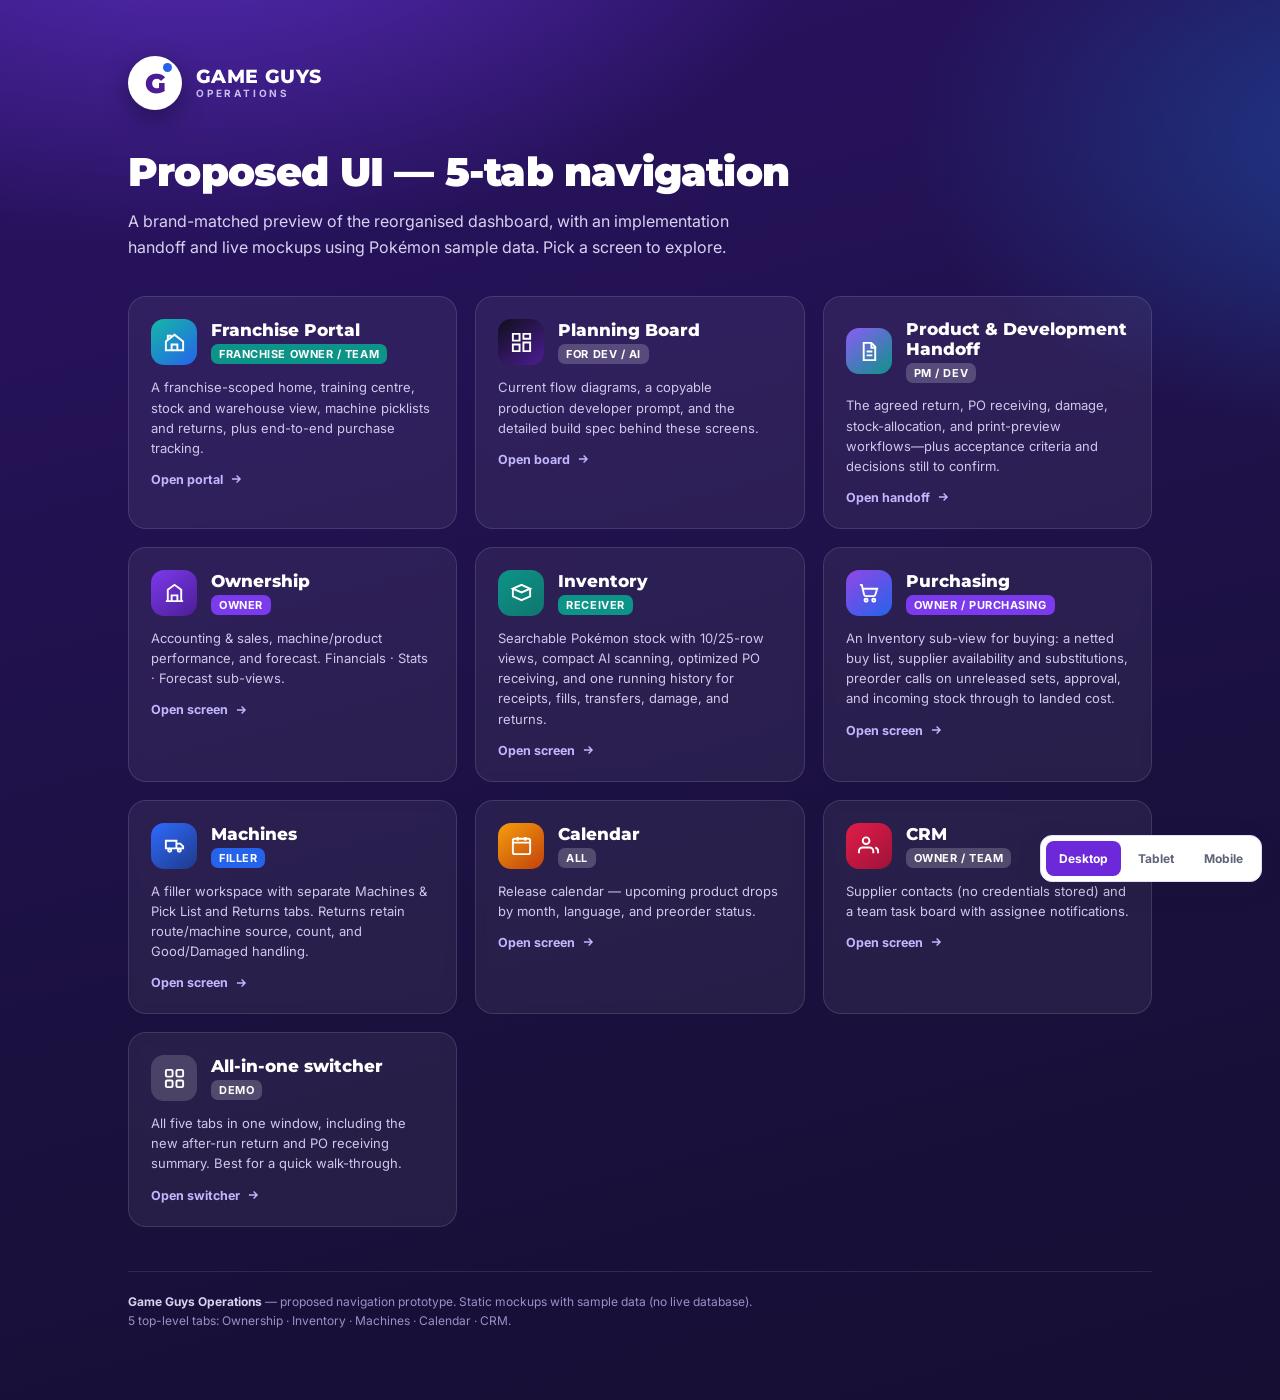
<file: index.html>
<!DOCTYPE html>
<html lang="en">
<head>
<meta charset="utf-8" />
<meta name="viewport" content="width=device-width, initial-scale=1" />
<title>Game Guys Operations — Proposed UI</title>
<link rel="preconnect" href="https://fonts.googleapis.com">
<link rel="preconnect" href="https://fonts.gstatic.com" crossorigin>
<link href="https://fonts.googleapis.com/css2?family=Montserrat:wght@600;700;800;900&family=Inter:wght@400;500;600;700&display=swap" rel="stylesheet">
<style>
  :root{
    --purple:#6d28d9;--purple-2:#7c3aed;--purple-deep:#4c1d95;--indigo:#3b1d8f;
    --purple-soft:#f3efff;--purple-line:#e7ddfb;
    --blue:#2563eb;--blue-soft:#e8f0ff;
    --surface:#fff;--line:#e7e9ef;--fg:#1a1f39;--fg2:#5d6379;--fg3:#9a9fb2;
    --teal:#0d9488;--green:#16a34a;--amber:#f59e0b;
    --font:"Inter",-apple-system,BlinkMacSystemFont,"Segoe UI",sans-serif;
    --display:"Montserrat","Inter",-apple-system,"Segoe UI",sans-serif;
  }
  *{box-sizing:border-box}
  body{margin:0;min-height:100vh;font-family:var(--font);color:#fff;-webkit-font-smoothing:antialiased;
    background:radial-gradient(1200px 700px at 15% -10%,#5b2ec0 0,transparent 55%),
               radial-gradient(1000px 600px at 110% 10%,#1e3a8a 0,transparent 50%),
               linear-gradient(165deg,#2a1264,#1b1140 60%,#160e33)}
  .wrap{max-width:1080px;margin:0 auto;padding:56px 28px 70px}
  .brand{display:flex;align-items:center;gap:14px;margin-bottom:40px}
  .mark{width:54px;height:54px;border-radius:50%;background:#fff;display:flex;align-items:center;justify-content:center;position:relative;box-shadow:0 8px 24px rgba(0,0,0,.35)}
  .mark span{font-family:var(--display);font-weight:900;font-size:27px;color:var(--purple-deep)}
  .mark i{position:absolute;top:7px;right:10px;width:9px;height:9px;border-radius:50%;background:var(--blue)}
  .brand .nm{font-family:var(--display);font-weight:800;font-size:19px;letter-spacing:.02em;line-height:1.1}
  .brand .sb{font-size:10px;font-weight:700;letter-spacing:.28em;color:#c9bdf2}
  h1{font-family:var(--display);font-weight:900;font-size:40px;letter-spacing:-.02em;margin:0 0 12px;max-width:760px;line-height:1.08}
  .lede{font-size:16px;color:#d8d2f0;max-width:640px;line-height:1.6;margin-bottom:36px}
  .grid{display:grid;grid-template-columns:repeat(auto-fill,minmax(300px,1fr));gap:18px}
  a.card{display:block;text-decoration:none;color:inherit;background:rgba(255,255,255,.06);border:1px solid rgba(255,255,255,.12);border-radius:18px;padding:22px;backdrop-filter:blur(6px);transition:transform .15s ease,background .15s ease,border-color .15s ease}
  a.card:hover{transform:translateY(-3px);background:rgba(255,255,255,.11);border-color:rgba(255,255,255,.28)}
  .row{display:flex;align-items:center;gap:14px;margin-bottom:12px}
  .ic{width:46px;height:46px;border-radius:13px;display:flex;align-items:center;justify-content:center;flex:0 0 auto}
  .ic svg{width:23px;height:23px;stroke:#fff;fill:none;stroke-width:2}
  .i-own{background:linear-gradient(140deg,#7c3aed,#4c1d95)}
  .i-inv{background:linear-gradient(140deg,#0d9488,#0f766e)}
  .i-mac{background:linear-gradient(140deg,#2f6bff,#1e3a8a)}
  .i-misc{background:linear-gradient(140deg,#f59e0b,#c2410c)}
  .i-crm{background:linear-gradient(140deg,#e11d48,#9f1239)}
  .i-hand{background:linear-gradient(140deg,#8b5cf6,#0d9488)}
  .i-pur{background:linear-gradient(140deg,#9347e6,#2563eb)}
  .i-fran{background:linear-gradient(140deg,#14b8a6,#2563eb)}
  .i-all{background:rgba(255,255,255,.16)}
  .tt{font-family:var(--display);font-weight:800;font-size:17px}
  .who{font-size:11px;font-weight:700;letter-spacing:.05em;padding:3px 8px;border-radius:7px;color:#fff;display:inline-block;margin-top:4px}
  .w-owner{background:var(--purple-2)}.w-recv{background:var(--teal)}.w-filler{background:var(--blue)}.w-all{background:rgba(255,255,255,.2)}
  .desc{font-size:13px;color:#cfc8ea;line-height:1.55}
  .go{display:inline-flex;align-items:center;gap:6px;font-size:12.5px;font-weight:700;color:#c3b6ff;margin-top:14px}
  .go svg{width:14px;height:14px;stroke:currentColor;fill:none;stroke-width:2.4}
  .foot{margin-top:44px;font-size:12px;color:#9a90c8;border-top:1px solid rgba(255,255,255,.1);padding-top:20px;line-height:1.6}
  .foot b{color:#d8d2f0}
  @media (max-width:620px){
    html,body{overflow-x:hidden;max-width:100%}
    .wrap{padding:34px 16px 50px;max-width:100%}
    h1{font-size:22px;overflow-wrap:anywhere;max-width:100%}
    .lede{font-size:14px;max-width:100%;overflow-wrap:anywhere}
    .brand{margin-bottom:24px;gap:10px}
    .mark{width:44px;height:44px}.mark span{font-size:22px}
    .grid{grid-template-columns:1fr}
    a.card{padding:16px;backdrop-filter:none}
    .desc{overflow-wrap:anywhere}
  }
</style>
<link rel="stylesheet" href="device-preview.css?v=20260924.1">
<script src="device-preview.js?v=20260924.1" defer></script>
</head>
<body>
<div class="wrap">
  <div class="brand">
    <div class="mark"><span>G</span><i></i></div>
    <div><div class="nm">GAME GUYS</div><div class="sb">OPERATIONS</div></div>
  </div>

  <h1>Proposed UI — 5-tab navigation</h1>
  <p class="lede">A brand-matched preview of the reorganised dashboard, with an implementation handoff and live mockups using Pokémon sample data. Pick a screen to explore.</p>

  <div class="grid">
    <a class="card" href="franchise-login.html">
      <div class="row"><div class="ic i-fran"><svg viewBox="0 0 24 24"><path d="M3 11l9-7 9 7v9H3zM9 20v-6h6v6"/><path d="M5 9V5h4"/></svg></div>
        <div><div class="tt">Franchise Portal</div><span class="who w-recv">FRANCHISE OWNER / TEAM</span></div></div>
      <div class="desc">A franchise-scoped home, training centre, stock and warehouse view, machine picklists and returns, plus end-to-end purchase tracking.</div>
      <span class="go">Open portal <svg viewBox="0 0 24 24"><path d="M5 12h14M13 6l6 6-6 6"/></svg></span>
    </a>

    <a class="card" href="board.html">
      <div class="row"><div class="ic" style="background:linear-gradient(140deg,#0f0f1a,#4c1d95)"><svg viewBox="0 0 24 24"><path d="M3 3h7v7H3zM14 3h7v5h-7zM14 12h7v9h-7zM3 14h7v7H3z"/></svg></div>
        <div><div class="tt">Planning Board</div><span class="who w-all">FOR DEV / AI</span></div></div>
      <div class="desc">Current flow diagrams, a copyable production developer prompt, and the detailed build spec behind these screens.</div>
      <span class="go">Open board <svg viewBox="0 0 24 24"><path d="M5 12h14M13 6l6 6-6 6"/></svg></span>
    </a>

    <a class="card" href="handoff.html">
      <div class="row"><div class="ic i-hand"><svg viewBox="0 0 24 24"><path d="M7 3h8l4 4v14H7z"/><path d="M15 3v5h5M10 12h6M10 16h6"/></svg></div>
        <div><div class="tt">Product &amp; Development Handoff</div><span class="who w-all">PM / DEV</span></div></div>
      <div class="desc">The agreed return, PO receiving, damage, stock-allocation, and print-preview workflows—plus acceptance criteria and decisions still to confirm.</div>
      <span class="go">Open handoff <svg viewBox="0 0 24 24"><path d="M5 12h14M13 6l6 6-6 6"/></svg></span>
    </a>

    <a class="card" href="ownership.html">
      <div class="row"><div class="ic i-own"><svg viewBox="0 0 24 24"><path d="M3 21h18M5 21V9l7-5 7 5v12M9 21v-6h6v6"/></svg></div>
        <div><div class="tt">Ownership</div><span class="who w-owner">OWNER</span></div></div>
      <div class="desc">Accounting &amp; sales, machine/product performance, and forecast. Financials · Stats · Forecast sub-views.</div>
      <span class="go">Open screen <svg viewBox="0 0 24 24"><path d="M5 12h14M13 6l6 6-6 6"/></svg></span>
    </a>

    <a class="card" href="inventory.html">
      <div class="row"><div class="ic i-inv"><svg viewBox="0 0 24 24"><path d="M3 8l9-4 9 4-9 4-9-4zM3 8v8l9 4 9-4V8"/></svg></div>
        <div><div class="tt">Inventory</div><span class="who w-recv">RECEIVER</span></div></div>
      <div class="desc">Searchable Pokémon stock with 10/25-row views, compact AI scanning, optimized PO receiving, and one running history for receipts, fills, transfers, damage, and returns.</div>
      <span class="go">Open screen <svg viewBox="0 0 24 24"><path d="M5 12h14M13 6l6 6-6 6"/></svg></span>
    </a>

    <a class="card" href="inventory.html#purchasing">
      <div class="row"><div class="ic i-pur"><svg viewBox="0 0 24 24"><path d="M3 4h2l2.4 10.2a2 2 0 0 0 2 1.6h7.7a2 2 0 0 0 2-1.5L21 8H6"/><circle cx="9.5" cy="20" r="1.6"/><circle cx="17.5" cy="20" r="1.6"/></svg></div>
        <div><div class="tt">Purchasing</div><span class="who w-owner">OWNER / PURCHASING</span></div></div>
      <div class="desc">An Inventory sub-view for buying: a netted buy list, supplier availability and substitutions, preorder calls on unreleased sets, approval, and incoming stock through to landed cost.</div>
      <span class="go">Open screen <svg viewBox="0 0 24 24"><path d="M5 12h14M13 6l6 6-6 6"/></svg></span>
    </a>

    <a class="card" href="machines.html">
      <div class="row"><div class="ic i-mac"><svg viewBox="0 0 24 24"><path d="M3 7h11v8H3zM14 10h4l3 3v2h-7z"/><circle cx="7" cy="17" r="1.6"/><circle cx="17" cy="17" r="1.6"/></svg></div>
        <div><div class="tt">Machines</div><span class="who w-filler">FILLER</span></div></div>
      <div class="desc">A filler workspace with separate Machines &amp; Pick List and Returns tabs. Returns retain route/machine source, count, and Good/Damaged handling.</div>
      <span class="go">Open screen <svg viewBox="0 0 24 24"><path d="M5 12h14M13 6l6 6-6 6"/></svg></span>
    </a>

    <a class="card" href="miscellaneous.html">
      <div class="row"><div class="ic i-misc"><svg viewBox="0 0 24 24"><rect x="3" y="5" width="18" height="16" rx="2"/><path d="M3 9h18M8 3v4M16 3v4"/></svg></div>
        <div><div class="tt">Calendar</div><span class="who w-all">ALL</span></div></div>
      <div class="desc">Release calendar — upcoming product drops by month, language, and preorder status.</div>
      <span class="go">Open screen <svg viewBox="0 0 24 24"><path d="M5 12h14M13 6l6 6-6 6"/></svg></span>
    </a>

    <a class="card" href="crm.html">
      <div class="row"><div class="ic i-crm"><svg viewBox="0 0 24 24"><path d="M17 20v-2a4 4 0 0 0-4-4H6a4 4 0 0 0-4 4v2"/><circle cx="9.5" cy="7" r="3.5"/><path d="M22 20v-2a4 4 0 0 0-3-3.9"/></svg></div>
        <div><div class="tt">CRM</div><span class="who w-all">OWNER / TEAM</span></div></div>
      <div class="desc">Supplier contacts (no credentials stored) and a team task board with assignee notifications.</div>
      <span class="go">Open screen <svg viewBox="0 0 24 24"><path d="M5 12h14M13 6l6 6-6 6"/></svg></span>
    </a>

    <a class="card" href="all-in-one.html">
      <div class="row"><div class="ic i-all"><svg viewBox="0 0 24 24"><rect x="3" y="3" width="7" height="7" rx="1.5"/><rect x="14" y="3" width="7" height="7" rx="1.5"/><rect x="3" y="14" width="7" height="7" rx="1.5"/><rect x="14" y="14" width="7" height="7" rx="1.5"/></svg></div>
        <div><div class="tt">All-in-one switcher</div><span class="who w-all">DEMO</span></div></div>
      <div class="desc">All five tabs in one window, including the new after-run return and PO receiving summary. Best for a quick walk-through.</div>
      <span class="go">Open switcher <svg viewBox="0 0 24 24"><path d="M5 12h14M13 6l6 6-6 6"/></svg></span>
    </a>
  </div>

  <div class="foot">
    <b>Game Guys Operations</b> — proposed navigation prototype. Static mockups with sample data (no live database).<br>
    5 top-level tabs: Ownership · Inventory · Machines · Calendar · CRM.
  </div>
</div>
</body>
</html>
</file>
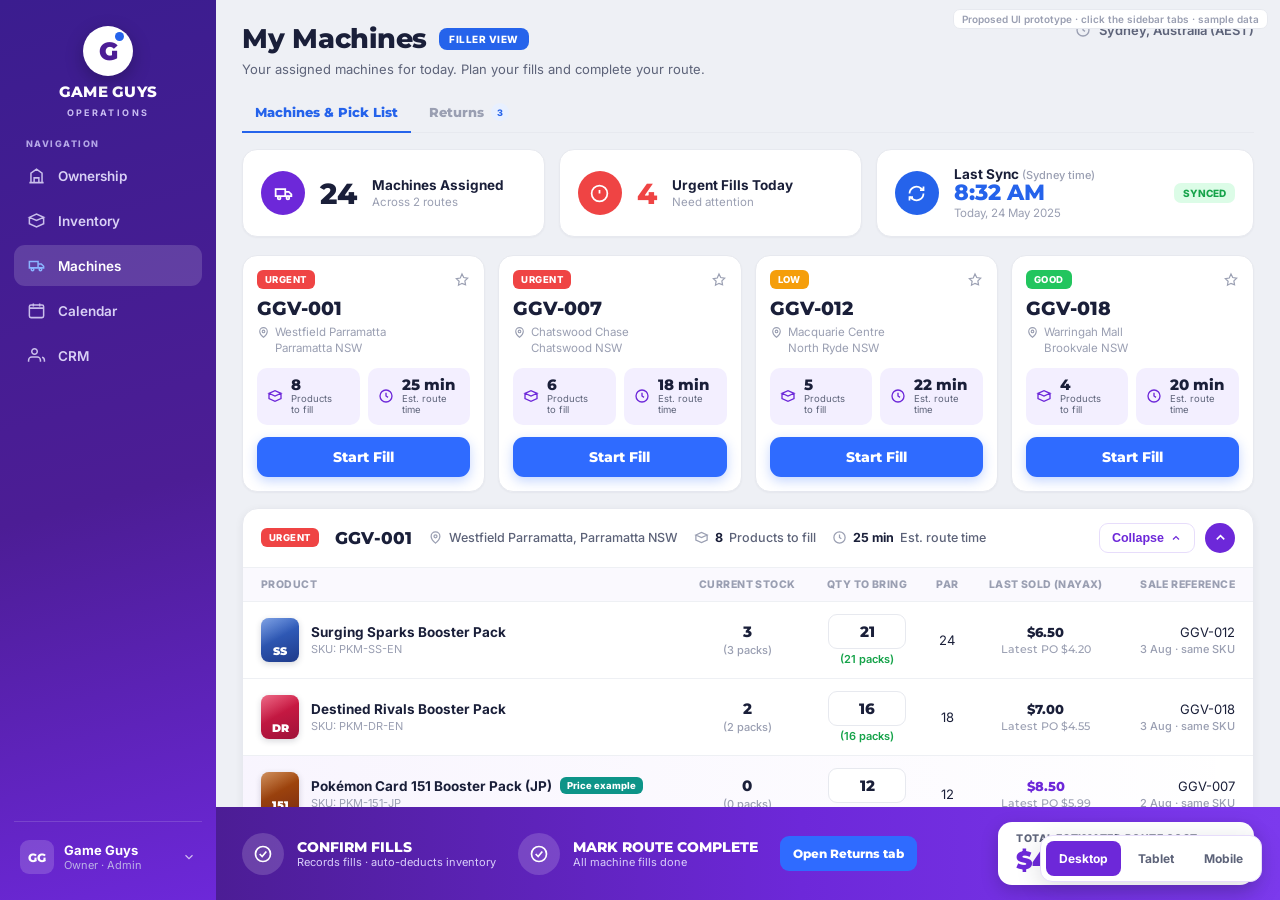
<file: all-in-one.html>
<!DOCTYPE html>
<html lang="en">
<head>
<meta charset="utf-8" />
<meta name="viewport" content="width=device-width, initial-scale=1" />
<title>Game Guys Operations — Proposed UI</title>
<link rel="preconnect" href="https://fonts.googleapis.com">
<link rel="preconnect" href="https://fonts.gstatic.com" crossorigin>
<link href="https://fonts.googleapis.com/css2?family=Montserrat:wght@600;700;800;900&family=Inter:wght@400;500;600;700&display=swap" rel="stylesheet">
<style>
  :root{
    --purple:#6d28d9; --purple-2:#7c3aed; --purple-deep:#4c1d95; --indigo:#3b1d8f;
    --purple-soft:#f3efff; --purple-line:#e7ddfb;
    --blue:#2563eb; --blue-btn:#2f6bff; --blue-soft:#e8f0ff;
    --bg:#eef0f5; --surface:#ffffff; --line:#e7e9ef; --line2:#eef0f4;
    --fg:#1a1f39; --fg2:#5d6379; --fg3:#9a9fb2;
    --green:#22c55e; --green-txt:#16a34a; --green-soft:#dcfce7;
    --amber:#f59e0b; --amber-soft:#fdf3e0; --red:#ef4444; --red-soft:#fdeceb;
    --teal:#0d9488; --teal-soft:#d9f5f1;
    --font:"Inter",-apple-system,BlinkMacSystemFont,"Segoe UI",sans-serif;
    --display:"Montserrat","Inter",-apple-system,"Segoe UI",sans-serif;
  }
  *{box-sizing:border-box}
  html,body{margin:0;height:100%;background:var(--bg);color:var(--fg);font-family:var(--font);-webkit-font-smoothing:antialiased}
  h1,h2,h3,.disp{font-family:var(--display);letter-spacing:-.01em;margin:0}
  .app{display:grid;grid-template-columns:216px 1fr;height:100vh;overflow:hidden}
  svg{display:block}

  /* Sidebar */
  .side{background:linear-gradient(165deg,var(--indigo),var(--purple-deep) 55%,var(--purple));color:#fff;display:flex;flex-direction:column;padding:20px 14px}
  .logo{display:flex;flex-direction:column;align-items:center;gap:6px;padding:6px 0 16px}
  .logo .mark{width:50px;height:50px;border-radius:50%;background:#fff;display:flex;align-items:center;justify-content:center;position:relative;box-shadow:0 6px 18px rgba(0,0,0,.25)}
  .logo .mark span{font-family:var(--display);font-weight:900;font-size:25px;color:var(--purple-deep)}
  .logo .mark i{position:absolute;top:6px;right:9px;width:9px;height:9px;border-radius:50%;background:var(--blue)}
  .logo .nm{font-family:var(--display);font-weight:800;font-size:15px;letter-spacing:.02em}
  .logo .sb{font-size:9px;font-weight:700;letter-spacing:.26em;color:#c9bdf2}
  .tabhint{font-size:9px;font-weight:800;letter-spacing:.16em;color:#b3a6e6;padding:4px 12px 6px;text-transform:uppercase}
  .nav{display:flex;flex-direction:column;gap:4px}
  .nav a{display:flex;align-items:center;gap:12px;padding:11px 13px;border-radius:11px;color:#d8d0f5;text-decoration:none;font-size:13.5px;font-weight:600;cursor:pointer}
  .nav a svg{width:19px;height:19px;stroke:currentColor;fill:none;stroke-width:1.9;opacity:.9}
  .nav a.active{background:rgba(255,255,255,.15);color:#fff}
  .nav a.active svg{color:#8ab4ff;opacity:1}
  .side .spacer{flex:1}
  .uwrap{border-top:1px solid rgba(255,255,255,.14);padding-top:12px}
  .user{display:flex;align-items:center;gap:10px;padding:6px}
  .user .av{width:34px;height:34px;border-radius:9px;background:rgba(255,255,255,.16);display:flex;align-items:center;justify-content:center;font-family:var(--display);font-weight:800;font-size:12px}
  .user .who{font-weight:700;font-size:13px}.user .role{font-size:11px;color:#bcb2e6}
  .user .cv{margin-left:auto;opacity:.7}

  /* Main */
  .main{display:flex;flex-direction:column;height:100vh;overflow:hidden}
  .content{flex:1;overflow:auto;padding:22px 26px 26px}
  .screen{display:none}.screen.show{display:block}
  .head{display:flex;align-items:flex-start;justify-content:space-between;gap:16px;margin-bottom:16px}
  h1{font-size:27px;font-weight:800;display:flex;align-items:center;gap:12px}
  .pill{color:#fff;font-size:10px;font-weight:800;letter-spacing:.05em;padding:5px 10px;border-radius:8px;font-family:var(--font)}
  .p-filler{background:var(--blue)} .p-owner{background:var(--purple)} .p-recv{background:var(--teal)}
  .subtitle{font-size:13px;color:var(--fg2);margin-top:6px}
  .tz{display:flex;align-items:center;gap:8px;font-size:13px;color:var(--fg2);font-weight:600}
  .tz svg{width:16px;height:16px;stroke:var(--fg3);fill:none;stroke-width:2}

  .kpis{display:grid;gap:14px;margin-bottom:18px}
  .k4{grid-template-columns:repeat(4,1fr)}.k3{grid-template-columns:1fr 1fr 1.25fr}
  .kpi{background:var(--surface);border:1px solid var(--line);border-radius:15px;padding:16px 18px;box-shadow:0 1px 2px rgba(26,31,57,.04)}
  .kpi.rowic{display:flex;align-items:center;gap:15px}
  .kpi .ic{width:44px;height:44px;border-radius:50%;display:flex;align-items:center;justify-content:center;flex:0 0 auto}
  .kpi .ic svg{width:21px;height:21px;stroke:#fff;fill:none;stroke-width:2}
  .ic-purple{background:var(--purple)}.ic-red{background:var(--red)}.ic-blue{background:var(--blue)}.ic-green{background:var(--green)}.ic-amber{background:var(--amber)}.ic-teal{background:var(--teal)}
  .kpi .l{font-size:11px;color:var(--fg2);font-weight:700;text-transform:uppercase;letter-spacing:.05em}
  .kpi .v{font-family:var(--display);font-size:27px;font-weight:800;margin-top:8px}
  .kpi .d{font-size:11.5px;margin-top:4px;font-weight:600}
  .up{color:var(--green-txt)}.down{color:var(--red)}
  .kpi .big{font-family:var(--display);font-weight:800;font-size:29px;line-height:1}
  .kpi .lab{font-weight:700;font-size:13.5px}.kpi .sub{font-size:11.5px;color:var(--fg3);margin-top:2px}
  .synced{background:var(--green-soft);color:var(--green-txt);font-size:10px;font-weight:800;padding:4px 9px;border-radius:7px}

  .h2{font-family:var(--display);font-weight:800;font-size:15px;margin:6px 2px 12px;display:flex;align-items:center;gap:8px}
  .h2 .src{font-size:10px;font-weight:600;color:var(--fg3);letter-spacing:0;text-transform:none}
  .grid2{display:grid;grid-template-columns:1.4fr 1fr;gap:16px}
  .grid2b{display:grid;grid-template-columns:1fr 1fr;gap:16px}
  .card{background:var(--surface);border:1px solid var(--line);border-radius:16px;padding:18px;box-shadow:0 1px 2px rgba(26,31,57,.04)}
  .card h3{font-size:14px;font-weight:800;margin-bottom:14px}

  /* bar chart */
  .chart{display:flex;align-items:flex-end;gap:10px;height:150px;padding-top:8px}
  .chart .col{flex:1;display:flex;flex-direction:column;align-items:center;gap:6px;height:100%}
  .chart .bar{width:100%;max-width:26px;border-radius:6px 6px 3px 3px;background:linear-gradient(180deg,var(--purple),var(--blue));margin-top:auto}
  .chart .mo{font-size:10px;color:var(--fg3);font-weight:600}
  .legend{font-size:11px;color:var(--fg3);margin-top:10px}

  /* horizontal bars */
  .hbar{margin-bottom:14px}
  .hbar .top{display:flex;justify-content:space-between;font-size:12.5px;font-weight:600;margin-bottom:6px}
  .hbar .top b{font-family:var(--display);font-weight:800}
  .track{height:12px;border-radius:999px;background:var(--line);overflow:hidden}
  .track i{display:block;height:100%;border-radius:999px}
  .fill-en{background:var(--blue)}.fill-jp{background:var(--purple)}.fill-cn{background:var(--red)}

  /* ranked list */
  .rank{display:flex;align-items:center;gap:12px;padding:10px 0;border-bottom:1px solid var(--line2)}
  .rank:last-child{border-bottom:none}
  .rank .n{width:22px;height:22px;border-radius:7px;background:var(--purple-soft);color:var(--purple);font-weight:800;font-size:11px;display:flex;align-items:center;justify-content:center;font-family:var(--display)}
  .rank .nm{font-weight:600;font-size:13px}.rank .sub{font-size:11px;color:var(--fg3)}
  .rank .val{margin-left:auto;font-family:var(--display);font-weight:800;font-size:13.5px}
  .rank .val.good{color:var(--green-txt)}.rank .val.bad{color:var(--red)}

  table{width:100%;border-collapse:collapse}
  thead th{font-size:10.5px;font-weight:800;letter-spacing:.04em;text-transform:uppercase;color:var(--fg3);text-align:left;padding:10px 12px;background:#faf9fe}
  tbody td{padding:11px 12px;border-top:1px solid var(--line2);font-size:13px;vertical-align:middle}
  .num{text-align:right;font-family:var(--display);font-weight:700}
  .badge{font-size:10px;font-weight:800;padding:3px 8px;border-radius:6px}
  .b-green{background:var(--green-soft);color:var(--green-txt)}.b-amber{background:var(--amber-soft);color:var(--amber)}
  .b-blue{background:var(--blue-soft);color:var(--blue)}.b-teal{background:var(--teal-soft);color:var(--teal)}
  .b-purple{background:var(--purple-soft);color:var(--purple)}.b-red{background:var(--red-soft);color:var(--red)}
  .aichip{display:inline-flex;align-items:center;gap:6px;font-size:11px;font-weight:700;color:var(--purple);background:var(--purple-soft);padding:5px 10px;border-radius:8px}

  /* incoming / list rows */
  .lrow{display:flex;align-items:center;gap:13px;padding:12px 0;border-bottom:1px solid var(--line2)}
  .lrow:last-child{border-bottom:none}
  .lrow .thumb{width:36px;height:36px;border-radius:9px;background:var(--purple-soft);color:var(--purple);display:flex;align-items:center;justify-content:center;font-family:var(--display);font-weight:800;font-size:12px;flex:0 0 auto}
  .lrow .nm{font-weight:600;font-size:13px}.lrow .sub{font-size:11px;color:var(--fg3);margin-top:1px}
  .lrow .r{margin-left:auto;text-align:right}

  /* calendar */
  .calmonth{margin-bottom:16px}
  .calmonth .mh{display:flex;justify-content:space-between;font-size:12px;font-weight:800;color:var(--fg2);padding:8px 4px;border-bottom:1px solid var(--line)}
  .rel{display:flex;align-items:center;gap:14px;padding:12px 4px;border-bottom:1px solid var(--line2)}
  .rel:last-child{border-bottom:none}
  .rel .date{width:56px;text-align:center;flex:0 0 auto}
  .rel .date .d{font-family:var(--display);font-weight:800;font-size:15px}.rel .date .in{font-size:9px;color:var(--fg3);text-transform:uppercase;letter-spacing:.04em}
  .rel .nm{font-weight:700;font-size:13.5px;display:flex;align-items:center;gap:8px;flex-wrap:wrap}
  .rel .code{font-size:11px;color:var(--fg3)}

  /* task board */
  .board{display:grid;grid-template-columns:repeat(3,1fr);gap:12px}
  .col-t{background:#faf9fe;border:1px solid var(--line);border-radius:13px;padding:12px}
  .col-t .ch{font-size:11px;font-weight:800;text-transform:uppercase;letter-spacing:.05em;color:var(--fg2);margin-bottom:10px;display:flex;justify-content:space-between}
  .task{background:#fff;border:1px solid var(--line);border-radius:11px;padding:11px;margin-bottom:9px;box-shadow:0 1px 2px rgba(26,31,57,.04)}
  .task .tt{font-weight:600;font-size:12.5px;margin-bottom:8px}
  .task .meta{display:flex;align-items:center;justify-content:space-between}
  .av-sm{width:22px;height:22px;border-radius:999px;background:linear-gradient(135deg,var(--purple),var(--blue));color:#fff;font-size:10px;font-weight:800;display:flex;align-items:center;justify-content:center}

  /* ===== Machines (My Machines) styles ===== */
  .mcards{display:grid;grid-template-columns:repeat(4,1fr);gap:13px;margin-bottom:16px}
  .mc{background:var(--surface);border:1px solid var(--line);border-radius:15px;padding:14px;box-shadow:0 1px 2px rgba(26,31,57,.04)}
  .mc .r1{display:flex;align-items:center;justify-content:space-between;margin-bottom:8px}
  .tag{font-size:9.5px;font-weight:800;letter-spacing:.05em;padding:4px 8px;border-radius:6px;color:#fff}
  .t-urgent{background:var(--red)}.t-low{background:var(--amber)}.t-good{background:var(--green)}
  .star{stroke:var(--fg3);fill:none;stroke-width:1.8;width:16px;height:16px}
  .mc .id{font-family:var(--display);font-weight:800;font-size:19px}
  .mc .loc{display:flex;gap:5px;font-size:11.5px;color:var(--fg3);margin:5px 0 12px;line-height:1.35}
  .mc .loc svg{width:13px;height:13px;stroke:var(--fg3);fill:none;stroke-width:2;flex:0 0 auto;margin-top:1px}
  .mc .stats{display:flex;gap:8px;margin-bottom:12px}
  .mc .st{flex:1;background:var(--purple-soft);border-radius:10px;padding:9px 10px;display:flex;align-items:center;gap:8px}
  .mc .st svg{width:16px;height:16px;stroke:var(--purple);fill:none;stroke-width:2;flex:0 0 auto}
  .mc .st .n{font-family:var(--display);font-weight:800;font-size:15px;line-height:1}
  .mc .st .k{font-size:9.5px;color:var(--fg2);line-height:1.15;margin-top:2px}
  .startfill{width:100%;border:none;background:var(--blue-btn);color:#fff;font-family:var(--display);font-weight:800;font-size:14px;padding:11px;border-radius:11px;box-shadow:0 4px 12px rgba(47,107,255,.28)}
  .detail{background:var(--surface);border:1px solid var(--line);border-radius:16px;box-shadow:0 2px 8px rgba(26,31,57,.06);overflow:hidden;margin-bottom:8px}
  .dhead{display:flex;align-items:center;gap:16px;padding:14px 18px;border-bottom:1px solid var(--line2);flex-wrap:wrap}
  .dhead .id{font-family:var(--display);font-weight:800;font-size:17px}
  .dhead .m{display:flex;align-items:center;gap:6px;font-size:12.5px;color:var(--fg2);font-weight:500}
  .dhead .m svg{width:15px;height:15px;stroke:var(--fg3);fill:none;stroke-width:2}
  .dhead .m b{color:var(--fg);font-weight:700}
  .dhead .right{margin-left:auto;display:flex;align-items:center;gap:10px}
  .collapse{border:1px solid var(--purple-line);color:var(--purple);background:#fff;font-weight:700;font-size:12.5px;padding:7px 12px;border-radius:9px;display:flex;align-items:center;gap:6px}
  .updot{width:30px;height:30px;border-radius:50%;background:var(--purple);display:flex;align-items:center;justify-content:center}
  .updot svg{width:15px;height:15px;stroke:#fff;fill:none;stroke-width:2.4}
  .dtable td{padding:12px;border-top:1px solid var(--line2);vertical-align:middle;text-align:center;font-size:13px}
  .dtable td:first-child{text-align:left;padding-left:18px}.dtable td:last-child{text-align:right;padding-right:18px}
  .dtable thead th{text-align:center}.dtable thead th:first-child{text-align:left;padding-left:18px}.dtable thead th:last-child{text-align:right;padding-right:18px}
  .prod{display:flex;align-items:center;gap:12px}
  .thumb2{width:38px;height:44px;border-radius:8px;flex:0 0 auto;color:#fff;display:flex;align-items:flex-end;justify-content:center;font-family:var(--display);font-weight:900;font-size:11px;padding-bottom:4px;position:relative;overflow:hidden;box-shadow:0 2px 6px rgba(26,31,57,.18)}
  .thumb2::before{content:"";position:absolute;inset:0;background:linear-gradient(150deg,rgba(255,255,255,.35),transparent 46%)}
  .th-rb{background:linear-gradient(160deg,#3b6fd4,#1e3a8a)}.th-pr{background:linear-gradient(160deg,#e11d48,#9f1239)}
  .th-pk{background:linear-gradient(160deg,#b45309,#7c2d12)}.th-do{background:linear-gradient(160deg,#f59e0b,#c2410c)}
  .pname{font-weight:700;font-size:13.5px;display:flex;align-items:center;gap:8px}
  .sku{font-size:11px;color:var(--fg3);margin-top:2px}
  .custom{background:var(--teal);color:#fff;font-size:9.5px;font-weight:800;padding:3px 7px;border-radius:6px}
  .stk{font-family:var(--display);font-weight:800;font-size:15px}
  .sub2{font-size:11px;color:var(--fg3);font-weight:500;margin-top:2px}
  .qtybox{display:inline-flex;flex-direction:column;align-items:center;gap:3px}
  .qtybox .inp{width:78px;border:1.5px solid var(--line);border-radius:9px;padding:7px;font-family:var(--display);font-weight:800;font-size:15px;text-align:center;background:#fff;color:var(--fg)}
  .qtybox .pk{font-size:11px;color:var(--green-txt);font-weight:600}
  .money{font-family:var(--display);font-weight:800;font-size:14px}
  .cnote{padding:2px 18px 12px 68px;text-align:left}
  .cnote span{display:inline-flex;align-items:center;gap:6px;font-size:11.5px;color:var(--blue);font-weight:500}
  .dfoot{display:flex;justify-content:flex-end;align-items:baseline;gap:14px;padding:14px 18px;border-top:1px solid var(--line2)}
  .dfoot .l{font-size:13px;color:var(--fg2);font-weight:600}.dfoot .v{font-family:var(--display);font-weight:800;font-size:22px;color:var(--purple)}
  .demo-return{background:linear-gradient(135deg,#fff,#f2f7ff);border:1px solid #cddcff;border-radius:16px;overflow:hidden;margin-top:16px}
  .demo-return-top{display:flex;align-items:center;gap:13px;padding:16px 18px}
  .demo-return-top .ric{width:42px;height:42px;border-radius:12px;background:var(--blue);display:flex;align-items:center;justify-content:center;flex:0 0 auto}
  .demo-return-top .ric svg{width:21px;height:21px;stroke:#fff;fill:none;stroke-width:2}
  .demo-return-top .ey{font-size:9px;font-weight:800;letter-spacing:.08em;color:var(--blue);text-transform:uppercase}
  .demo-return-top h3{font-size:16px;margin-top:3px}
  .demo-return-top p{font-size:11.5px;color:var(--fg2);margin:4px 0 0;line-height:1.4}
  .demo-return-top button,.demo-return-action{margin-left:auto;border:none;background:var(--blue-btn);color:#fff;font-family:var(--display);font-weight:800;font-size:12px;padding:10px 13px;border-radius:9px;cursor:pointer;white-space:nowrap;text-decoration:none;display:inline-flex;align-items:center}
  .demo-return-form{display:none;border-top:1px solid #dbe6ff;background:#fff}
  .demo-return.open .demo-return-form{display:block}
  .demo-return.complete .demo-return-top,.demo-return.complete .demo-return-form{display:none}
  .demo-route-picker{display:flex;align-items:center;gap:9px;padding:11px 18px;background:#f8faff;border-bottom:1px solid var(--line2);flex-wrap:wrap}
  .demo-route-picker label{font-size:9px;font-weight:800;color:var(--fg3);text-transform:uppercase}
  .demo-route-picker select{border:1px solid #c7d8ff;background:#fff;color:var(--fg);font:700 10.5px var(--font);padding:7px 9px;border-radius:8px;max-width:100%}
  .demo-return-row{display:grid;grid-template-columns:1fr 90px 120px 155px;align-items:center;gap:12px;padding:11px 18px;border-bottom:1px solid var(--line2)}
  .demo-return-row .nm{font-weight:700;font-size:12.5px}.demo-return-row .sub{font-size:10.5px;color:var(--fg3);margin-top:2px}
  .demo-return-row .used{font-size:10px;color:var(--fg3);text-align:center}.demo-return-row .used b{display:block;font-family:var(--display);font-size:14px;color:var(--fg)}
  .demo-step{display:inline-flex;align-items:center;border:1px solid #c7d8ff;border-radius:8px;overflow:hidden;justify-self:end}
  .demo-step button{border:0;background:var(--blue-soft);color:var(--blue);font-weight:800;width:29px;height:30px;cursor:pointer}.demo-step output{width:36px;text-align:center;font-family:var(--display);font-weight:800}
  .demo-condition{display:flex;gap:3px;background:#f1f4fa;border:1px solid var(--line);padding:3px;border-radius:8px}
  .demo-condition button{border:0;background:transparent;color:var(--fg3);font-size:9.5px;font-weight:800;padding:6px;border-radius:6px;cursor:pointer}
  .demo-condition button[aria-pressed="true"]{background:#fff;color:var(--green-txt);box-shadow:0 1px 4px rgba(26,31,57,.12)}
  .demo-condition button[aria-pressed="true"][data-demo-condition="damaged"]{background:var(--red-soft);color:var(--red)}
  .demo-return-foot{display:flex;align-items:center;gap:12px;padding:12px 18px;background:#f9fbff}
  .demo-return-foot span{font-size:11px;color:var(--fg2)}.demo-return-foot b{color:var(--fg)}
  .demo-return-foot button{margin-left:auto;border:0;background:var(--green-txt);color:#fff;font-family:var(--display);font-weight:800;font-size:12px;padding:10px 13px;border-radius:9px;cursor:pointer}
  .demo-return-success{display:none;align-items:center;gap:12px;padding:17px 18px;background:#f3fff7}
  .demo-return.complete .demo-return-success{display:flex}
  .demo-return-success .ok{width:40px;height:40px;border-radius:50%;background:var(--green);display:flex;align-items:center;justify-content:center}
  .demo-return-success .ok svg{width:21px;height:21px;stroke:#fff;fill:none;stroke-width:2.7}
  .demo-return-success h3{font-size:15px;color:var(--green-txt)}.demo-return-success p{font-size:11px;color:var(--fg2);margin:4px 0 0}
  .route-audit{display:flex;align-items:center;gap:13px;padding:14px 16px;border:1px solid #c9ead4;background:#f5fff8;border-radius:13px;margin-top:14px}
  .route-audit .aic{width:36px;height:36px;border-radius:10px;background:var(--green);display:flex;align-items:center;justify-content:center}
  .route-audit .aic svg{width:18px;height:18px;stroke:#fff;fill:none;stroke-width:2}
  .route-audit .copy{font-size:11px;color:var(--fg2);line-height:1.4}.route-audit .copy b{display:block;font-family:var(--display);font-size:12.5px;color:var(--fg)}
  .route-audit .plus{margin-left:auto;font-family:var(--display);font-size:17px;font-weight:800;color:var(--green-txt)}
  .route-audit a{color:var(--teal);font-size:10px;font-weight:800;text-decoration:none}
  .demo-machine-tabs{display:flex;gap:5px;border-bottom:1px solid var(--line);margin:0 0 16px}
  .demo-machine-tabs span,.demo-machine-tabs a{display:inline-flex;align-items:center;gap:7px;padding:10px 13px;margin-bottom:-1px;border-bottom:2.5px solid transparent;color:var(--fg3);font-family:var(--display);font-size:12.5px;font-weight:800;text-decoration:none}
  .demo-machine-tabs .on{color:var(--blue);border-bottom-color:var(--blue)}
  .demo-machine-tabs b{display:inline-flex;align-items:center;justify-content:center;min-width:18px;height:18px;padding:0 5px;border-radius:99px;background:var(--blue-soft);color:var(--blue);font:800 9px var(--font)}
  .po-demo{display:grid;grid-template-columns:1fr 1.2fr auto;align-items:center;gap:16px;padding:15px 18px;border-top:1px solid var(--purple-line);background:linear-gradient(135deg,#faf8ff,#f3fffd)}
  .po-demo h4{font-family:var(--display);font-size:12.5px;margin:0 0 4px}.po-demo p{font-size:10.5px;color:var(--fg2);line-height:1.45;margin:0}
  .po-demo-stats{display:flex;gap:6px;flex-wrap:wrap}.po-demo-stats span{font-size:9.5px;font-weight:800;padding:5px 7px;border-radius:7px;background:#fff;border:1px solid var(--line)}
  .po-demo-stats .bad{color:var(--red);background:var(--red-soft)}.po-demo-stats .due{color:var(--amber);background:var(--amber-soft)}
  .po-demo a{background:var(--teal);color:#fff;text-decoration:none;font:800 10.5px var(--font);padding:9px 11px;border-radius:8px;white-space:nowrap}
  .actionbar{display:flex;align-items:center;gap:22px;padding:15px 26px;background:linear-gradient(90deg,var(--purple-deep),var(--purple) 55%,var(--purple-2));color:#fff}
  .act{display:flex;align-items:center;gap:13px}
  .act .circ{width:42px;height:42px;border-radius:50%;background:rgba(255,255,255,.16);display:flex;align-items:center;justify-content:center}
  .act .circ svg{width:20px;height:20px;stroke:#fff;fill:none;stroke-width:2}
  .act .tt{font-family:var(--display);font-weight:800;font-size:13.5px}.act .ss{font-size:11px;color:#d9cffa}
  .abspacer{flex:1}
  .total{background:#fff;border-radius:14px;padding:10px 18px;display:flex;align-items:center;gap:18px;box-shadow:0 6px 18px rgba(0,0,0,.18)}
  .total .lab{font-size:10.5px;font-weight:800;letter-spacing:.05em;color:var(--fg2)}
  .total .amt{font-family:var(--display);font-weight:900;font-size:25px;color:var(--purple)}
  .total .chev{color:var(--fg3)}
  .machinesonly{display:none}
  .stamp{position:fixed;top:9px;right:12px;font-size:10px;color:var(--fg3);background:#fff;border:1px solid var(--line);border-radius:7px;padding:3px 8px;font-weight:600;z-index:5}
  /* ---------- mobile ---------- */
  @media (max-width:860px){
    html,body{height:auto;overflow-y:auto}
    .app{display:flex;flex-direction:column;height:auto;overflow:visible}
    .side{flex-direction:row;align-items:center;gap:10px;padding:9px 12px;overflow-x:auto;position:sticky;top:0;z-index:30}
    .logo{flex-direction:row;align-items:center;gap:8px;padding:0;flex:0 0 auto}
    .logo .mark{width:32px;height:32px;box-shadow:none}.logo .mark span{font-size:16px}
    .logo .nm{font-size:12.5px}.logo .sb,.tabhint{display:none}
    .nav{flex-direction:row;gap:6px;flex:1 1 auto;overflow-x:auto}
    .nav a{padding:8px 11px;font-size:12.5px;white-space:nowrap;border-radius:9px;gap:8px}
    .nav a svg{width:16px;height:16px}
    .side .spacer,.uwrap{display:none}
    .main{height:auto;overflow:visible}
    .content{overflow:visible;padding:14px}
    .head{flex-direction:column;align-items:flex-start;gap:8px;margin-bottom:14px}
    h1{font-size:21px}
    .content table{display:block;overflow-x:auto;-webkit-overflow-scrolling:touch;white-space:nowrap}
    .k4,.k3{grid-template-columns:repeat(2,1fr)}
    .grid2,.grid2b{grid-template-columns:1fr}
    .board{grid-template-columns:1fr}
    .mcards{grid-template-columns:repeat(2,1fr)}
    .demo-return-top{align-items:flex-start;flex-wrap:wrap}.demo-return-top button{margin-left:55px}
    .demo-return-row{grid-template-columns:1fr auto auto}.demo-return-row .used{display:none}
    .po-demo{grid-template-columns:1fr}
  }
  @media (max-width:520px){ .k4,.k3,.mcards{grid-template-columns:1fr} }
</style>
<link rel="stylesheet" href="device-preview.css?v=20260924.1">
<script src="device-preview.js?v=20260924.1" defer></script>
</head>
<body>
<div class="stamp">Proposed UI prototype · click the sidebar tabs · sample data</div>
<div class="app">

  <!-- Sidebar -->
  <aside class="side">
    <div class="logo">
      <div class="mark"><span>G</span><i></i></div>
      <div class="nm">GAME GUYS</div>
      <div class="sb">OPERATIONS</div>
    </div>
    <div class="tabhint">Navigation</div>
    <nav class="nav" id="nav">
      <a data-m="ownership"><svg viewBox="0 0 24 24"><path d="M3 21h18M5 21V9l7-5 7 5v12M9 21v-6h6v6"/></svg> Ownership</a>
      <a data-m="inventory"><svg viewBox="0 0 24 24"><path d="M3 8l9-4 9 4-9 4-9-4zM3 8v8l9 4 9-4V8"/></svg> Inventory</a>
      <a data-m="machines" class="active"><svg viewBox="0 0 24 24"><path d="M3 7h11v8H3zM14 10h4l3 3v2h-7z"/><circle cx="7" cy="17" r="1.6"/><circle cx="17" cy="17" r="1.6"/></svg> Machines</a>
      <a data-m="misc"><svg viewBox="0 0 24 24"><rect x="3" y="5" width="18" height="16" rx="2"/><path d="M3 9h18M8 3v4M16 3v4"/></svg> Calendar</a>
      <a data-m="crm"><svg viewBox="0 0 24 24"><path d="M17 20v-2a4 4 0 0 0-4-4H6a4 4 0 0 0-4 4v2"/><circle cx="9.5" cy="7" r="3.5"/><path d="M22 20v-2a4 4 0 0 0-3-3.9"/></svg> CRM</a>
    </nav>
    <div class="spacer"></div>
    <div class="uwrap">
      <div class="user">
        <div class="av">GG</div>
        <div><div class="who">Game Guys</div><div class="role">Owner · Admin</div></div>
        <svg class="cv" width="14" height="14" viewBox="0 0 24 24" fill="none" stroke="#fff" stroke-width="2"><path d="M6 9l6 6 6-6"/></svg>
      </div>
    </div>
  </aside>

  <!-- Main -->
  <div class="main">
    <div class="content">

      <!-- ============ OWNERSHIP ============ -->
      <section class="screen" id="s-ownership">
        <div class="head">
          <div><h1>Ownership <span class="pill p-owner">OWNER VIEW</span></h1>
          <div class="subtitle">The whole business at a glance — sales across every channel, what you have spent on stock, and where the money is made.</div></div>
        </div>
        <div class="kpis k4">
          <div class="kpi"><div class="l">Total sales (all channels)</div><div class="v">$284,120</div><div class="d up">▲ 12.4% vs last month</div></div>
          <div class="kpi"><div class="l">Stock spend (YTD)</div><div class="v">$196,540</div><div class="d">EN $92k · JP $71k · CN $33k</div></div>
          <div class="kpi"><div class="l">Net profit (30d)</div><div class="v">$41,880</div><div class="d up">▲ 8.1%</div></div>
          <div class="kpi"><div class="l">Cash tied in stock</div><div class="v">$63,410</div><div class="d">1,842 units on hand</div></div>
        </div>

        <div class="grid2">
          <div class="card">
            <h3>Sales trend — last 12 months</h3>
            <div class="chart">
              <div class="col"><div class="bar" style="height:42%"></div><div class="mo">Jul</div></div>
              <div class="col"><div class="bar" style="height:50%"></div><div class="mo">Aug</div></div>
              <div class="col"><div class="bar" style="height:46%"></div><div class="mo">Sep</div></div>
              <div class="col"><div class="bar" style="height:58%"></div><div class="mo">Oct</div></div>
              <div class="col"><div class="bar" style="height:64%"></div><div class="mo">Nov</div></div>
              <div class="col"><div class="bar" style="height:82%"></div><div class="mo">Dec</div></div>
              <div class="col"><div class="bar" style="height:60%"></div><div class="mo">Jan</div></div>
              <div class="col"><div class="bar" style="height:55%"></div><div class="mo">Feb</div></div>
              <div class="col"><div class="bar" style="height:68%"></div><div class="mo">Mar</div></div>
              <div class="col"><div class="bar" style="height:74%"></div><div class="mo">Apr</div></div>
              <div class="col"><div class="bar" style="height:88%"></div><div class="mo">May</div></div>
              <div class="col"><div class="bar" style="height:100%"></div><div class="mo">Jun</div></div>
            </div>
            <div class="legend">Monthly gross sales, all channels (vending + online). Peak in Dec + Jun set releases.</div>
          </div>
          <div class="card">
            <h3>Stock spend by language</h3>
            <div class="hbar"><div class="top"><span>English</span><b>$92,000</b></div><div class="track"><i class="fill-en" style="width:78%"></i></div></div>
            <div class="hbar"><div class="top"><span>Japanese</span><b>$71,000</b></div><div class="track"><i class="fill-jp" style="width:60%"></i></div></div>
            <div class="hbar"><div class="top"><span>Chinese</span><b>$33,000</b></div><div class="track"><i class="fill-cn" style="width:28%"></i></div></div>
            <div class="legend">Year-to-date purchasing cost split by product language.</div>
          </div>
        </div>

        <div class="grid2b" style="margin-top:16px">
          <div class="card">
            <h3>Machines — best to worst (net profit, 30d)</h3>
            <div class="rank"><div class="n">1</div><div><div class="nm">GGV-004 · Bondi Junction</div><div class="sub">312 units · 9.2% of sales</div></div><div class="val good">$6,420</div></div>
            <div class="rank"><div class="n">2</div><div><div class="nm">GGV-001 · Westfield Parramatta</div><div class="sub">288 units</div></div><div class="val good">$5,980</div></div>
            <div class="rank"><div class="n">3</div><div><div class="nm">GGV-011 · Macquarie Centre</div><div class="sub">201 units</div></div><div class="val good">$4,110</div></div>
            <div class="rank"><div class="n">22</div><div><div class="nm">GGV-019 · Penrith</div><div class="sub">36 units · low footfall</div></div><div class="val bad">$610</div></div>
            <div class="rank"><div class="n">24</div><div><div class="nm">GGV-023 · Liverpool</div><div class="sub">21 units</div></div><div class="val bad">$180</div></div>
          </div>
          <div class="card">
            <h3>Products — top &amp; bottom (net profit)</h3>
            <div class="rank"><div class="n">1</div><div><div class="nm">Surging Sparks (EN)</div><div class="sub">Booster pack</div></div><div class="val good">$8,240</div></div>
            <div class="rank"><div class="n">2</div><div><div class="nm">Pokémon Card 151 (JP)</div><div class="sub">Booster pack</div></div><div class="val good">$6,910</div></div>
            <div class="rank"><div class="n">3</div><div><div class="nm">Prismatic Evolutions ETB</div><div class="sub">Elite Trainer Box</div></div><div class="val good">$5,120</div></div>
            <div class="rank"><div class="n">—</div><div><div class="nm">Shrouded Fable Mini Tin</div><div class="sub">slow mover</div></div><div class="val bad">$140</div></div>
            <div class="rank"><div class="n">—</div><div><div class="nm">Battle Academy 2024</div><div class="sub">low margin</div></div><div class="val bad">$95</div></div>
          </div>
        </div>
      </section>

      <!-- ============ INVENTORY & STOCK ============ -->
      <section class="screen" id="s-inventory">
        <div class="head">
          <div><h1>Inventory <span class="pill p-recv">RECEIVER VIEW</span></h1>
          <div class="subtitle">Everything coming in and on hand — synced with Nayax and Shopify — plus purchase orders and invoices.</div></div>
        </div>
        <div class="kpis k4">
          <div class="kpi"><div class="l">On-hand value</div><div class="v">$63,421</div><div class="d">1,845 units</div></div>
          <div class="kpi"><div class="l">Online store stock</div><div class="v" style="color:var(--purple)">820</div><div class="d">allocated to fulfilment</div></div>
          <div class="kpi"><div class="l">Vending machine stock</div><div class="v" style="color:var(--blue)">1,025</div><div class="d">allocated to routes</div></div>
          <div class="kpi"><div class="l">Open purchase orders</div><div class="v">7</div><div class="d">3 awaiting delivery</div></div>
        </div>

        <div class="grid2">
          <div class="card">
            <h3>Incoming stock <span style="font-weight:600;color:var(--fg3);font-size:11px">· synced from Nayax + Shopify</span></h3>
            <div class="lrow"><div class="thumb">SV</div><div><div class="nm">Surging Sparks (EN) — Booster box</div><div class="sub">PO-1042 · Supplier: TCG Direct</div></div><div class="r"><span class="badge b-blue">In transit</span><div class="sub">ETA 26 May</div></div></div>
            <div class="lrow"><div class="thumb">DR</div><div><div class="nm">Destined Rivals — Booster box</div><div class="sub">PO-1039 · PokéJapan Direct</div></div><div class="r"><span class="badge b-amber">Customs</span><div class="sub">ETA 28 May</div></div></div>
            <div class="lrow"><div class="thumb">JT</div><div><div class="nm">Journey Together — Elite Trainer Box</div><div class="sub">PO-1044 · Pokémon Centre AU</div></div><div class="r"><span class="badge b-green">Ready</span><div class="sub">Arrived</div></div></div>
            <div class="lrow"><div class="thumb">PE</div><div><div class="nm">Prismatic Evolutions — Booster Bundle</div><div class="sub">PO-1045 · Southern Hobby Distribution</div></div><div class="r"><span class="badge b-blue">In transit</span><div class="sub">ETA 25 May</div></div></div>
          </div>
          <div class="card">
            <h3>Current stock <span class="aichip" style="float:right">◎ Scan stock</span></h3>
            <div class="legend" style="margin-top:12px">Search product, SKU, or location · filter by language/allocation · sort results · show 10 or 25 rows.</div>
            <div class="route-audit"><div class="aic"><svg viewBox="0 0 24 24"><path d="M4 6h16M4 12h16M4 18h10"/></svg></div><div class="copy"><b>Stock History · latest movement</b>RET-00518 returned Surging Sparks +4 to Returns quarantine; it can be reassigned to Online or Vending after review. <a href="inventory.html#stock-history">Open running history</a></div><span class="plus">+4</span></div>
          </div>
        </div>

        <div class="card" style="margin-top:16px;padding:0">
          <div style="display:flex;align-items:center;justify-content:space-between;padding:16px 18px 6px">
            <h3 style="margin:0">Purchase orders &amp; invoices</h3>
            <span class="aichip">✦ AI PDF reader — drop a quote/invoice to auto-fill</span>
          </div>
          <table>
            <thead><tr><th>PO</th><th>Supplier</th><th>Type</th><th>Status</th><th class="num">Cost / pack</th><th class="num">Total</th></tr></thead>
            <tbody>
              <tr><td>PO-1042</td><td>TCG Direct</td><td>Booster box</td><td><span class="badge b-blue">Ordered</span></td><td class="num">$4.20</td><td class="num">$3,780</td></tr>
              <tr><td>PO-1039</td><td>PokéJapan Direct</td><td>JP booster box</td><td><span class="badge b-amber">Partial</span></td><td class="num">$8.10</td><td class="num">$4,860</td></tr>
              <tr><td>PO-1031</td><td>Cardboard Collectibles</td><td>Sleeved boosters</td><td><span class="badge b-green">Received</span></td><td class="num">$6.20</td><td class="num">$1,488</td></tr>
              <tr><td>PO-1044</td><td>Pokémon Centre AU</td><td>Elite Trainer Box</td><td><span class="badge b-green">Received</span></td><td class="num">$89.95</td><td class="num">$5,397</td></tr>
            </tbody>
          </table>
          <div class="po-demo">
            <div><h4>PO-1042 can be viewed and edited</h4><p>Supplier, dates, references, notes, ordered quantities, pack sizes, and unit costs are editable before delivery.</p></div>
            <div class="po-demo-stats"><span>60 → Online store</span><span>290 → Vending machines</span><span class="bad">6 damaged → Damage quarantine</span><span class="due">4 still due</span></div>
            <a href="inventory.html#receive-po-1042">Open PO receiving flow</a>
          </div>
        </div>
      </section>

      <!-- ============ MACHINES (My Machines) ============ -->
      <section class="screen show" id="s-machines">
        <div class="head">
          <div><h1>My Machines <span class="pill p-filler">FILLER VIEW</span></h1>
          <div class="subtitle">Your assigned machines for today. Plan your fills and complete your route.</div></div>
          <div class="tz"><svg viewBox="0 0 24 24"><circle cx="12" cy="12" r="9"/><path d="M12 7v5l3 2"/></svg> Sydney, Australia (AEST)</div>
        </div>
        <div class="demo-machine-tabs"><span class="on">Machines &amp; Pick List</span><a href="machines.html#returns">Returns <b>3</b></a></div>
        <div class="kpis k3">
          <div class="kpi rowic"><div class="ic ic-purple"><svg viewBox="0 0 24 24"><path d="M3 7h11v8H3zM14 10h4l3 3v2h-7z"/><circle cx="7" cy="17" r="1.6"/><circle cx="17" cy="17" r="1.6"/></svg></div><div><div class="big">24</div></div><div><div class="lab">Machines Assigned</div><div class="sub">Across 2 routes</div></div></div>
          <div class="kpi rowic"><div class="ic ic-red"><svg viewBox="0 0 24 24"><circle cx="12" cy="12" r="9"/><path d="M12 8v4M12 16h.01"/></svg></div><div><div class="big" style="color:var(--red)">4</div></div><div><div class="lab">Urgent Fills Today</div><div class="sub">Need attention</div></div></div>
          <div class="kpi rowic" style="justify-content:space-between"><div style="display:flex;align-items:center;gap:15px"><div class="ic ic-blue"><svg viewBox="0 0 24 24"><path d="M4 12a8 8 0 0 1 13-6l3 2M20 12a8 8 0 0 1-13 6l-3-2"/><path d="M20 4v4h-4M4 20v-4h4"/></svg></div><div><div class="lab">Last Sync <span style="font-weight:500;color:var(--fg3);font-size:11px">(Sydney time)</span></div><div class="big" style="font-size:22px;color:var(--blue)">8:32 AM</div><div class="sub">Today, 24 May 2025</div></div></div><span class="synced">SYNCED</span></div>
        </div>

        <div class="mcards">
          <div class="mc"><div class="r1"><span class="tag t-urgent">URGENT</span><svg class="star" viewBox="0 0 24 24"><path d="M12 3l2.6 5.3 5.9.9-4.2 4.1 1 5.8L12 17l-5.3 2.8 1-5.8-4.2-4.1 5.9-.9z"/></svg></div><div class="id">GGV-001</div><div class="loc"><svg viewBox="0 0 24 24"><path d="M12 21s7-5.6 7-11a7 7 0 1 0-14 0c0 5.4 7 11 7 11z"/><circle cx="12" cy="10" r="2.4"/></svg><div>Westfield Parramatta<br>Parramatta NSW</div></div><div class="stats"><div class="st"><svg viewBox="0 0 24 24"><path d="M3 8l9-4 9 4-9 4-9-4zM3 8v8l9 4 9-4V8"/></svg><div><div class="n">8</div><div class="k">Products<br>to fill</div></div></div><div class="st"><svg viewBox="0 0 24 24"><circle cx="12" cy="12" r="9"/><path d="M12 7v5l3 2"/></svg><div><div class="n">25 min</div><div class="k">Est. route<br>time</div></div></div></div><button class="startfill">Start Fill</button></div>
          <div class="mc"><div class="r1"><span class="tag t-urgent">URGENT</span><svg class="star" viewBox="0 0 24 24"><path d="M12 3l2.6 5.3 5.9.9-4.2 4.1 1 5.8L12 17l-5.3 2.8 1-5.8-4.2-4.1 5.9-.9z"/></svg></div><div class="id">GGV-007</div><div class="loc"><svg viewBox="0 0 24 24"><path d="M12 21s7-5.6 7-11a7 7 0 1 0-14 0c0 5.4 7 11 7 11z"/><circle cx="12" cy="10" r="2.4"/></svg><div>Chatswood Chase<br>Chatswood NSW</div></div><div class="stats"><div class="st"><svg viewBox="0 0 24 24"><path d="M3 8l9-4 9 4-9 4-9-4zM3 8v8l9 4 9-4V8"/></svg><div><div class="n">6</div><div class="k">Products<br>to fill</div></div></div><div class="st"><svg viewBox="0 0 24 24"><circle cx="12" cy="12" r="9"/><path d="M12 7v5l3 2"/></svg><div><div class="n">18 min</div><div class="k">Est. route<br>time</div></div></div></div><button class="startfill">Start Fill</button></div>
          <div class="mc"><div class="r1"><span class="tag t-low">LOW</span><svg class="star" viewBox="0 0 24 24"><path d="M12 3l2.6 5.3 5.9.9-4.2 4.1 1 5.8L12 17l-5.3 2.8 1-5.8-4.2-4.1 5.9-.9z"/></svg></div><div class="id">GGV-012</div><div class="loc"><svg viewBox="0 0 24 24"><path d="M12 21s7-5.6 7-11a7 7 0 1 0-14 0c0 5.4 7 11 7 11z"/><circle cx="12" cy="10" r="2.4"/></svg><div>Macquarie Centre<br>North Ryde NSW</div></div><div class="stats"><div class="st"><svg viewBox="0 0 24 24"><path d="M3 8l9-4 9 4-9 4-9-4zM3 8v8l9 4 9-4V8"/></svg><div><div class="n">5</div><div class="k">Products<br>to fill</div></div></div><div class="st"><svg viewBox="0 0 24 24"><circle cx="12" cy="12" r="9"/><path d="M12 7v5l3 2"/></svg><div><div class="n">22 min</div><div class="k">Est. route<br>time</div></div></div></div><button class="startfill">Start Fill</button></div>
          <div class="mc"><div class="r1"><span class="tag t-good">GOOD</span><svg class="star" viewBox="0 0 24 24"><path d="M12 3l2.6 5.3 5.9.9-4.2 4.1 1 5.8L12 17l-5.3 2.8 1-5.8-4.2-4.1 5.9-.9z"/></svg></div><div class="id">GGV-018</div><div class="loc"><svg viewBox="0 0 24 24"><path d="M12 21s7-5.6 7-11a7 7 0 1 0-14 0c0 5.4 7 11 7 11z"/><circle cx="12" cy="10" r="2.4"/></svg><div>Warringah Mall<br>Brookvale NSW</div></div><div class="stats"><div class="st"><svg viewBox="0 0 24 24"><path d="M3 8l9-4 9 4-9 4-9-4zM3 8v8l9 4 9-4V8"/></svg><div><div class="n">4</div><div class="k">Products<br>to fill</div></div></div><div class="st"><svg viewBox="0 0 24 24"><circle cx="12" cy="12" r="9"/><path d="M12 7v5l3 2"/></svg><div><div class="n">20 min</div><div class="k">Est. route<br>time</div></div></div></div><button class="startfill">Start Fill</button></div>
        </div>

        <div class="detail">
          <div class="dhead">
            <span class="tag t-urgent">URGENT</span><span class="id">GGV-001</span>
            <span class="m"><svg viewBox="0 0 24 24"><path d="M12 21s7-5.6 7-11a7 7 0 1 0-14 0c0 5.4 7 11 7 11z"/><circle cx="12" cy="10" r="2.4"/></svg> Westfield Parramatta, Parramatta NSW</span>
            <span class="m"><svg viewBox="0 0 24 24"><path d="M3 8l9-4 9 4-9 4-9-4zM3 8v8l9 4 9-4V8"/></svg> <b>8</b> Products to fill</span>
            <span class="m"><svg viewBox="0 0 24 24"><circle cx="12" cy="12" r="9"/><path d="M12 7v5l3 2"/></svg> <b>25 min</b> Est. route time</span>
            <div class="right"><button class="collapse">Collapse <svg width="12" height="12" viewBox="0 0 24 24" fill="none" stroke="currentColor" stroke-width="2.4"><path d="M6 15l6-6 6 6"/></svg></button><div class="updot"><svg viewBox="0 0 24 24"><path d="M6 15l6-6 6 6"/></svg></div></div>
          </div>
          <table class="dtable">
            <thead><tr><th>Product</th><th>Current Stock</th><th>Qty to Bring</th><th>PAR</th><th>Last sold (Nayax)</th><th>Sale reference</th></tr></thead>
            <tbody>
              <tr><td><div class="prod"><div class="thumb2 th-rb">SS</div><div><div class="pname">Surging Sparks Booster Pack</div><div class="sku">SKU: PKM-SS-EN</div></div></div></td><td><div class="stk">3</div><div class="sub2">(3 packs)</div></td><td><div class="qtybox"><div class="inp">21</div><div class="pk">(21 packs)</div></div></td><td>24</td><td class="money">$6.50<div class="sub2">Latest PO $4.20</div></td><td>GGV-012<div class="sub2">3 Aug · same SKU</div></td></tr>
              <tr><td><div class="prod"><div class="thumb2 th-pr">DR</div><div><div class="pname">Destined Rivals Booster Pack</div><div class="sku">SKU: PKM-DR-EN</div></div></div></td><td><div class="stk">2</div><div class="sub2">(2 packs)</div></td><td><div class="qtybox"><div class="inp">16</div><div class="pk">(16 packs)</div></div></td><td>18</td><td class="money">$7.00<div class="sub2">Latest PO $4.55</div></td><td>GGV-018<div class="sub2">3 Aug · same SKU</div></td></tr>
              <tr style="background:linear-gradient(90deg,rgba(124,58,237,.05),transparent)"><td><div class="prod"><div class="thumb2 th-pk">151</div><div><div class="pname">Pokémon Card 151 Booster Pack (JP) <span class="custom">Price example</span></div><div class="sku">SKU: PKM-151-JP</div></div></div></td><td><div class="stk">0</div><div class="sub2">(0 packs)</div></td><td><div class="qtybox"><div class="inp">12</div><div class="pk">(12 packs)</div></div></td><td>12</td><td class="money" style="color:var(--purple)">$8.50<div class="sub2">Latest PO $5.99</div></td><td>GGV-007<div class="sub2">2 Aug · same SKU</div></td></tr>
              <tr><td><div class="prod"><div class="thumb2 th-do">PE</div><div><div class="pname">Prismatic Evolutions Booster Bundle</div><div class="sku">SKU: PKM-PE-BB</div></div></div></td><td><div class="stk">1</div><div class="sub2">(1 bundle)</div></td><td><div class="qtybox"><div class="inp">5</div><div class="pk">(5 bundles)</div></div></td><td>6</td><td class="money">$44.95<div class="sub2">Latest PO $39.50</div></td><td>Similar bundle<div class="sub2">GGV-001 · 1 Aug</div></td></tr>
            </tbody>
          </table>
          <div class="dfoot"><span class="l">Pricing reference &amp; printout</span><span class="v" style="font-size:13px">Price to set + last sold (Nayax) + notes</span></div>
        </div>
        <div class="demo-return">
          <div class="demo-return-top">
            <div class="ric"><svg viewBox="0 0 24 24"><path d="M20 7H8a4 4 0 0 0-4 4v7"/><path d="M8 3L4 7l4 4"/></svg></div>
            <div><div class="ey">Separate filler workspace</div><h3>Returns now have their own tab</h3><p>Open Returns to choose a completed route/machine, record unused stock, and mark any damaged products.</p></div>
            <a class="demo-return-action" href="machines.html#returns">Open Returns tab</a>
          </div>
        </div>
      </section>

      <!-- ============ MISCELLANEOUS ============ -->
      <section class="screen" id="s-misc">
        <div class="head">
          <div><h1>Calendar</h1>
          <div class="subtitle">Product timings and upcoming releases so buying never misses a drop.</div></div>
        </div>
        <div class="kpis k4">
          <div class="kpi"><div class="l">Releases next 30d</div><div class="v">6</div><div class="d">2 need a preorder PO</div></div>
          <div class="kpi"><div class="l">Preordered / covered</div><div class="v" style="color:var(--green-txt)">4</div><div class="d">POs in flight</div></div>
          <div class="kpi"><div class="l">Pre-payments due</div><div class="v" style="color:var(--amber)">2</div><div class="d">$8,400 scheduled</div></div>
          <div class="kpi"><div class="l">Tracked total</div><div class="v">31</div><div class="d">next 12 months</div></div>
        </div>
        <div class="card">
          <h3>Release calendar</h3>
          <div class="calmonth">
            <div class="mh"><span>June 2025</span><span>3 releases</span></div>
            <div class="rel"><div class="date"><div class="in">in 6d</div><div class="d">13 Jun</div></div><div style="flex:1"><div class="nm">Destined Rivals <span class="code">SV10</span> <span class="badge b-blue">EN</span> <span class="badge b-green">✓ Preordered · PO-1042</span></div></div></div>
            <div class="rel"><div class="date"><div class="in">in 13d</div><div class="d">20 Jun</div></div><div style="flex:1"><div class="nm">Black Bolt <span class="code">SV11B</span> <span class="badge b-blue">EN</span> <span class="badge b-amber">Needs preorder</span></div></div></div>
            <div class="rel"><div class="date"><div class="in">in 20d</div><div class="d">27 Jun</div></div><div style="flex:1"><div class="nm">White Flare <span class="code">SV11W</span> <span class="badge b-purple">JP</span> <span class="badge b-green">✓ Preordered</span></div></div></div>
          </div>
          <div class="calmonth">
            <div class="mh"><span>July 2025</span><span>2 releases</span></div>
            <div class="rel"><div class="date"><div class="in">in 34d</div><div class="d">11 Jul</div></div><div style="flex:1"><div class="nm">Prismatic Evolutions <span class="code">SV11</span> <span class="badge b-blue">EN</span> <span class="badge b-amber">Needs preorder</span></div></div></div>
            <div class="rel"><div class="date"><div class="in">in 41d</div><div class="d">18 Jul</div></div><div style="flex:1"><div class="nm">Terastal Festival <span class="code">SV-TF</span> <span class="badge b-purple">JP</span> <span class="badge b-green">✓ Preordered</span></div></div></div>
          </div>
        </div>
      </section>

      <!-- ============ CRM ============ -->
      <section class="screen" id="s-crm">
        <div class="head">
          <div><h1>CRM</h1>
          <div class="subtitle">Supplier relationships and team tasks in one place.</div></div>
        </div>
        <div class="grid2b">
          <div class="card" style="padding:0">
            <div style="padding:16px 18px 4px"><h3 style="margin:0">Suppliers</h3></div>
            <table>
              <thead><tr><th>Supplier</th><th>Contact</th><th>Products</th><th>Rating</th></tr></thead>
              <tbody>
                <tr><td><b>PokéJapan Direct</b><div class="sub2">Japan · NET30</div></td><td>orders@pokejapan.jp<div class="sub2">+81 3 5555 0192</div></td><td>Pokémon JP booster boxes</td><td><span class="badge b-green">★ 4.8</span></td></tr>
                <tr><td><b>TCG Direct</b><div class="sub2">AU · COD</div></td><td>sales@tcgdirect.au<div class="sub2">+61 2 8000 1234</div></td><td>EN boosters, ETBs</td><td><span class="badge b-green">★ 4.6</span></td></tr>
                <tr><td><b>Cardboard Collectibles</b><div class="sub2">AU · NET14</div></td><td>trade@cardboard.au<div class="sub2">+61 2 9000 4455</div></td><td>Sleeved Pokémon boosters</td><td><span class="badge b-amber">★ 4.2</span></td></tr>
                <tr><td><b>Pokémon Centre AU</b><div class="sub2">Online · Prepaid</div></td><td>support@pokemoncentre.au</td><td>ETBs and collection boxes</td><td><span class="badge b-green">★ 4.4</span></td></tr>
              </tbody>
            </table>
          </div>
          <div class="card">
            <h3>Task management</h3>
            <div class="board">
              <div class="col-t"><div class="ch">To do <span>2</span></div>
                <div class="task"><div class="tt">Chase Black Bolt preorder allocation</div><div class="meta"><span class="badge b-amber">High</span><span class="av-sm">JM</span></div></div>
                <div class="task"><div class="tt">Reprice slow Shrouded Fable stock</div><div class="meta"><span class="badge b-blue">Med</span><span class="av-sm">RJ</span></div></div>
              </div>
              <div class="col-t"><div class="ch">In progress <span>1</span></div>
                <div class="task"><div class="tt">Reconcile GGV-001 route variance</div><div class="meta"><span class="badge b-red">Urgent</span><span class="av-sm">JM</span></div></div>
              </div>
              <div class="col-t"><div class="ch">Done <span>1</span></div>
                <div class="task"><div class="tt">Onboard new filler — Sam</div><div class="meta"><span class="badge b-green">Done</span><span class="av-sm">RJ</span></div></div>
              </div>
            </div>
            <div class="legend" style="margin-top:12px">Assign a task and the assignee is notified. Owners see the whole board.</div>
          </div>
        </div>
      </section>

    </div>

    <!-- Bottom action bar (Machines/filler only) -->
    <div class="actionbar machinesonly" id="actionbar">
      <div class="act"><div class="circ"><svg viewBox="0 0 24 24"><circle cx="12" cy="12" r="9"/><path d="M8 12l3 3 5-6"/></svg></div><div><div class="tt">CONFIRM FILLS</div><div class="ss">Records fills · auto-deducts inventory</div></div></div>
      <div class="act"><div class="circ"><svg viewBox="0 0 24 24"><circle cx="12" cy="12" r="9"/><path d="M8 12l3 3 5-6"/></svg></div><div><div class="tt">MARK ROUTE COMPLETE</div><div class="ss">All machine fills done</div></div></div>
      <a class="demo-return-action" href="machines.html#returns">Open Returns tab</a>
      <div class="abspacer"></div>
      <div class="total"><div><div class="lab">TOTAL ESTIMATED ROUTE COST</div><div class="amt">$418.90</div></div><svg class="chev" width="20" height="20" viewBox="0 0 24 24" fill="none" stroke="currentColor" stroke-width="2"><path d="M9 6l6 6-6 6"/></svg></div>
    </div>
  </div>
</div>

<script>
  function setMode(m){
    document.querySelectorAll('.nav a').forEach(a=>a.classList.toggle('active', a.dataset.m===m));
    document.querySelectorAll('.screen').forEach(s=>s.classList.toggle('show', s.id==='s-'+m));
    document.getElementById('actionbar').style.display = (m==='machines') ? 'flex' : 'none';
    document.querySelector('.content').scrollTop = 0;
  }
  document.querySelectorAll('.nav a').forEach(a=>a.addEventListener('click', e=>{e.preventDefault();setMode(a.dataset.m);}));
  setMode('machines');
</script>
</body>
</html>
</file>
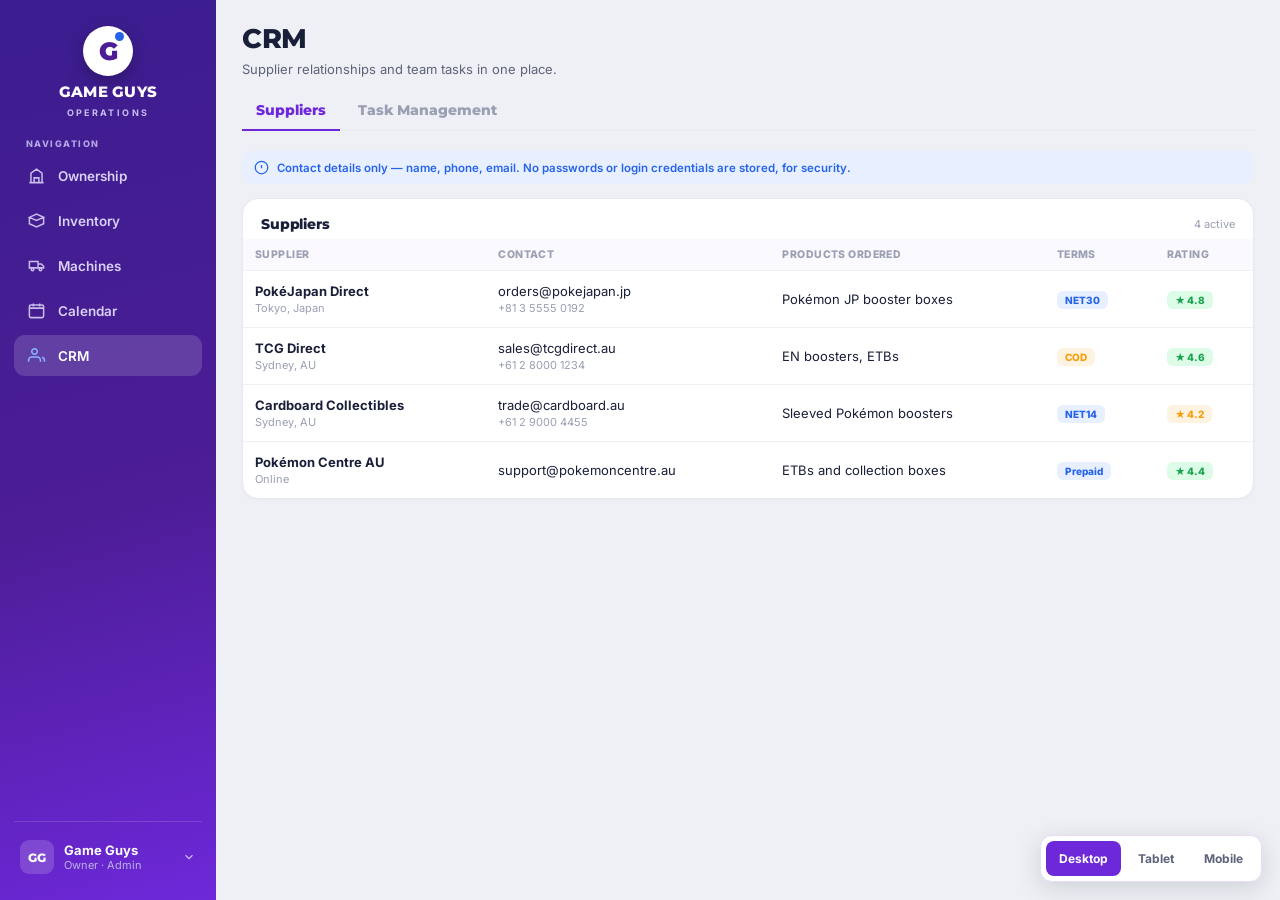
<file: crm.html>
<!DOCTYPE html>
<html lang="en">
<head>
<meta charset="utf-8" />
<meta name="viewport" content="width=device-width, initial-scale=1" />
<title>Game Guys — CRM</title>
<link rel="preconnect" href="https://fonts.googleapis.com">
<link rel="preconnect" href="https://fonts.gstatic.com" crossorigin>
<link href="https://fonts.googleapis.com/css2?family=Montserrat:wght@600;700;800;900&family=Inter:wght@400;500;600;700&display=swap" rel="stylesheet">
<style>
  :root{
    --purple:#6d28d9;--purple-2:#7c3aed;--purple-deep:#4c1d95;--indigo:#3b1d8f;
    --purple-soft:#f3efff;--purple-line:#e7ddfb;
    --blue:#2563eb;--blue-soft:#e8f0ff;
    --bg:#eef0f5;--surface:#fff;--line:#e7e9ef;--line2:#eef0f4;
    --fg:#1a1f39;--fg2:#5d6379;--fg3:#9a9fb2;
    --green:#22c55e;--green-txt:#16a34a;--green-soft:#dcfce7;
    --amber:#f59e0b;--amber-soft:#fdf3e0;--red:#ef4444;--red-soft:#fdeceb;
    --teal:#0d9488;--teal-soft:#d9f5f1;
    --font:"Inter",-apple-system,BlinkMacSystemFont,"Segoe UI",sans-serif;
    --display:"Montserrat","Inter",-apple-system,"Segoe UI",sans-serif;
  }
  *{box-sizing:border-box}
  html,body{margin:0;height:100%;background:var(--bg);color:var(--fg);font-family:var(--font);-webkit-font-smoothing:antialiased}
  h1,h2,h3{font-family:var(--display);letter-spacing:-.01em;margin:0}
  svg{display:block}
  .app{display:grid;grid-template-columns:216px 1fr;height:100vh;overflow:hidden}
  .side{background:linear-gradient(165deg,var(--indigo),var(--purple-deep) 55%,var(--purple));color:#fff;display:flex;flex-direction:column;padding:20px 14px}
  .logo{display:flex;flex-direction:column;align-items:center;gap:6px;padding:6px 0 16px}
  .logo .mark{width:50px;height:50px;border-radius:50%;background:#fff;display:flex;align-items:center;justify-content:center;position:relative;box-shadow:0 6px 18px rgba(0,0,0,.25)}
  .logo .mark span{font-family:var(--display);font-weight:900;font-size:25px;color:var(--purple-deep)}
  .logo .mark i{position:absolute;top:6px;right:9px;width:9px;height:9px;border-radius:50%;background:var(--blue)}
  .logo .nm{font-family:var(--display);font-weight:800;font-size:15px;letter-spacing:.02em}
  .logo .sb{font-size:9px;font-weight:700;letter-spacing:.26em;color:#c9bdf2}
  .tabhint{font-size:9px;font-weight:800;letter-spacing:.16em;color:#b3a6e6;padding:4px 12px 6px;text-transform:uppercase}
  .nav{display:flex;flex-direction:column;gap:4px}
  .nav a{display:flex;align-items:center;gap:12px;padding:11px 13px;border-radius:11px;color:#d8d0f5;text-decoration:none;font-size:13.5px;font-weight:600}
  .nav a svg{width:19px;height:19px;stroke:currentColor;fill:none;stroke-width:1.9;opacity:.9}
  .nav a.active{background:rgba(255,255,255,.15);color:#fff}
  .nav a.active svg{color:#8ab4ff;opacity:1}
  .side .spacer{flex:1}
  .uwrap{border-top:1px solid rgba(255,255,255,.14);padding-top:12px}
  .user{display:flex;align-items:center;gap:10px;padding:6px}
  .user .av{width:34px;height:34px;border-radius:9px;background:rgba(255,255,255,.16);display:flex;align-items:center;justify-content:center;font-family:var(--display);font-weight:800;font-size:12px}
  .user .who{font-weight:700;font-size:13px}.user .role{font-size:11px;color:#bcb2e6}
  .user .cv{margin-left:auto;opacity:.7}
  .main{display:flex;flex-direction:column;height:100vh;overflow:hidden}
  .content{flex:1;overflow:auto;padding:22px 26px 40px}
  .head{margin-bottom:14px}
  h1{font-size:27px;font-weight:800}
  .subtitle{font-size:13px;color:var(--fg2);margin-top:6px}
  .subtabs{display:flex;gap:4px;border-bottom:1px solid var(--line);margin:6px 0 20px}
  .subtabs button{border:none;background:none;font-family:var(--display);font-weight:800;font-size:13.5px;color:var(--fg3);padding:11px 14px;cursor:pointer;border-bottom:2.5px solid transparent;margin-bottom:-1px}
  .subtabs button.on{color:var(--purple);border-bottom-color:var(--purple)}
  .view{display:none}.view.show{display:block}
  .card{background:var(--surface);border:1px solid var(--line);border-radius:16px;padding:18px;box-shadow:0 1px 2px rgba(26,31,57,.04);margin-bottom:16px}
  .card.p0{padding:0}
  .card h3{font-size:14px;font-weight:800;margin-bottom:4px}
  .card .cap{font-size:11.5px;color:var(--fg3);margin-bottom:12px}
  .ph{display:flex;align-items:center;justify-content:space-between;padding:16px 18px 6px}
  table{width:100%;border-collapse:collapse}
  thead th{font-size:10.5px;font-weight:800;letter-spacing:.04em;text-transform:uppercase;color:var(--fg3);text-align:left;padding:9px 12px;background:#faf9fe}
  tbody td{padding:12px;border-top:1px solid var(--line2);font-size:13px;vertical-align:middle}
  .sub2{font-size:11px;color:var(--fg3);margin-top:2px}
  .badge{font-size:10px;font-weight:800;padding:3px 8px;border-radius:6px}
  .b-green{background:var(--green-soft);color:var(--green-txt)}.b-amber{background:var(--amber-soft);color:var(--amber)}
  .b-blue{background:var(--blue-soft);color:var(--blue)}.b-red{background:var(--red-soft);color:var(--red)}.b-purple{background:var(--purple-soft);color:var(--purple)}
  .note{display:flex;align-items:center;gap:8px;font-size:11.5px;color:var(--blue);background:var(--blue-soft);padding:9px 12px;border-radius:10px;margin-bottom:14px;font-weight:600}
  .note svg{width:15px;height:15px;stroke:var(--blue);fill:none;stroke-width:2;flex:0 0 auto}
  .board{display:grid;grid-template-columns:repeat(3,1fr);gap:12px}
  .col-t{background:#faf9fe;border:1px solid var(--line);border-radius:13px;padding:12px}
  .col-t .ch{font-size:11px;font-weight:800;text-transform:uppercase;letter-spacing:.05em;color:var(--fg2);margin-bottom:10px;display:flex;justify-content:space-between}
  .task{background:#fff;border:1px solid var(--line);border-radius:11px;padding:12px;margin-bottom:9px;box-shadow:0 1px 2px rgba(26,31,57,.04)}
  .task .tt{font-weight:600;font-size:12.5px;margin-bottom:8px;line-height:1.35}
  .task .meta{display:flex;align-items:center;justify-content:space-between}
  .who2{display:flex;align-items:center;gap:6px;font-size:11px;color:var(--fg2);font-weight:600}
  .av-sm{width:22px;height:22px;border-radius:999px;background:linear-gradient(135deg,var(--purple),var(--blue));color:#fff;font-size:10px;font-weight:800;display:flex;align-items:center;justify-content:center}
  .notif{display:flex;align-items:center;gap:5px;font-size:10px;font-weight:700;color:var(--green-txt);margin-top:8px}
  .notif svg{width:12px;height:12px;stroke:var(--green-txt);fill:none;stroke-width:2}
  /* ---------- mobile ---------- */
  @media (max-width:860px){
    html,body{height:auto;overflow-y:auto}
    .app{display:flex;flex-direction:column;height:auto;overflow:visible}
    .side{flex-direction:row;align-items:center;gap:10px;padding:9px 12px;overflow-x:auto;position:sticky;top:0;z-index:30}
    .logo{flex-direction:row;align-items:center;gap:8px;padding:0;flex:0 0 auto}
    .logo .mark{width:32px;height:32px;box-shadow:none}.logo .mark span{font-size:16px}
    .logo .nm{font-size:12.5px}.logo .sb,.tabhint{display:none}
    .nav{flex-direction:row;gap:6px;flex:0 0 auto}
    .nav a{padding:8px 11px;font-size:12.5px;white-space:nowrap;border-radius:9px;gap:8px}
    .nav a svg{width:16px;height:16px}
    .side .spacer,.uwrap{display:none}
    .main{height:auto;overflow:visible}
    .content{overflow:visible;padding:14px}
    .head{flex-direction:column;align-items:flex-start;gap:8px;margin-bottom:14px}
    h1{font-size:21px}
    .content table{display:block;overflow-x:auto;-webkit-overflow-scrolling:touch;white-space:nowrap}
    .board{grid-template-columns:1fr}
    .grid2,.grid2b{grid-template-columns:1fr}
  }
</style>
<link rel="stylesheet" href="device-preview.css?v=20260924.1">
<script src="device-preview.js?v=20260924.1" defer></script>
</head>
<body>
<div class="app">
  <aside class="side">
    <div class="logo"><div class="mark"><span>G</span><i></i></div><div class="nm">GAME GUYS</div><div class="sb">OPERATIONS</div></div>
    <div class="tabhint">Navigation</div>
    <nav class="nav">
      <a href="ownership.html"><svg viewBox="0 0 24 24"><path d="M3 21h18M5 21V9l7-5 7 5v12M9 21v-6h6v6"/></svg> Ownership</a>
      <a href="inventory.html"><svg viewBox="0 0 24 24"><path d="M3 8l9-4 9 4-9 4-9-4zM3 8v8l9 4 9-4V8"/></svg> Inventory</a>
      <a href="machines.html"><svg viewBox="0 0 24 24"><path d="M3 7h11v8H3zM14 10h4l3 3v2h-7z"/><circle cx="7" cy="17" r="1.6"/><circle cx="17" cy="17" r="1.6"/></svg> Machines</a>
      <a href="miscellaneous.html"><svg viewBox="0 0 24 24"><rect x="3" y="5" width="18" height="16" rx="2"/><path d="M3 9h18M8 3v4M16 3v4"/></svg> Calendar</a>
      <a href="crm.html" class="active"><svg viewBox="0 0 24 24"><path d="M17 20v-2a4 4 0 0 0-4-4H6a4 4 0 0 0-4 4v2"/><circle cx="9.5" cy="7" r="3.5"/><path d="M22 20v-2a4 4 0 0 0-3-3.9"/></svg> CRM</a>
    </nav>
    <div class="spacer"></div>
    <div class="uwrap"><div class="user"><div class="av">GG</div><div><div class="who">Game Guys</div><div class="role">Owner · Admin</div></div>
      <svg class="cv" width="14" height="14" viewBox="0 0 24 24" fill="none" stroke="#fff" stroke-width="2"><path d="M6 9l6 6 6-6"/></svg></div></div>
  </aside>

  <div class="main">
    <div class="content">
      <div class="head">
        <h1>CRM</h1>
        <div class="subtitle">Supplier relationships and team tasks in one place.</div>
      </div>

      <div class="subtabs">
        <button class="on" data-v="sup">Suppliers</button>
        <button data-v="task">Task Management</button>
      </div>

      <!-- ===== 5.a SUPPLIERS ===== -->
      <section class="view show" id="v-sup">
        <div class="note"><svg viewBox="0 0 24 24"><path d="M12 2a10 10 0 1 0 0 20 10 10 0 0 0 0-20z"/><path d="M12 8v5M12 16h.01"/></svg> Contact details only — name, phone, email. No passwords or login credentials are stored, for security.</div>
        <div class="card p0">
          <div class="ph"><h3 style="margin:0">Suppliers</h3><span style="font-size:11px;color:var(--fg3)">4 active</span></div>
          <table>
            <thead><tr><th>Supplier</th><th>Contact</th><th>Products ordered</th><th>Terms</th><th>Rating</th></tr></thead>
            <tbody>
              <tr><td><b>PokéJapan Direct</b><div class="sub2">Tokyo, Japan</div></td><td>orders@pokejapan.jp<div class="sub2">+81 3 5555 0192</div></td><td>Pokémon JP booster boxes</td><td><span class="badge b-blue">NET30</span></td><td><span class="badge b-green">★ 4.8</span></td></tr>
              <tr><td><b>TCG Direct</b><div class="sub2">Sydney, AU</div></td><td>sales@tcgdirect.au<div class="sub2">+61 2 8000 1234</div></td><td>EN boosters, ETBs</td><td><span class="badge b-amber">COD</span></td><td><span class="badge b-green">★ 4.6</span></td></tr>
              <tr><td><b>Cardboard Collectibles</b><div class="sub2">Sydney, AU</div></td><td>trade@cardboard.au<div class="sub2">+61 2 9000 4455</div></td><td>Sleeved Pokémon boosters</td><td><span class="badge b-blue">NET14</span></td><td><span class="badge b-amber">★ 4.2</span></td></tr>
              <tr><td><b>Pokémon Centre AU</b><div class="sub2">Online</div></td><td>support@pokemoncentre.au</td><td>ETBs and collection boxes</td><td><span class="badge b-blue">Prepaid</span></td><td><span class="badge b-green">★ 4.4</span></td></tr>
            </tbody>
          </table>
        </div>
      </section>

      <!-- ===== 5.b TASK MANAGEMENT ===== -->
      <section class="view" id="v-task">
        <div class="note"><svg viewBox="0 0 24 24"><path d="M18 8a6 6 0 0 0-12 0c0 7-3 9-3 9h18s-3-2-3-9M13.7 21a2 2 0 0 1-3.4 0"/></svg> Assign a task to anyone on the team — the assignee gets a notification instantly. Owners see the whole board.</div>
        <div class="card">
          <h3>Team tasks</h3><div class="cap">Drag between columns as work progresses.</div>
          <div class="board">
            <div class="col-t"><div class="ch">To do <span>2</span></div>
              <div class="task"><div class="tt">Chase Black Bolt preorder allocation</div><div class="meta"><span class="badge b-amber">High</span><span class="who2">Josh <span class="av-sm">JM</span></span></div><div class="notif"><svg viewBox="0 0 24 24"><path d="M20 6L9 17l-5-5"/></svg> Assignee notified</div></div>
              <div class="task"><div class="tt">Reprice slow Shrouded Fable stock</div><div class="meta"><span class="badge b-blue">Med</span><span class="who2">RJ <span class="av-sm">RJ</span></span></div><div class="notif"><svg viewBox="0 0 24 24"><path d="M20 6L9 17l-5-5"/></svg> Assignee notified</div></div>
            </div>
            <div class="col-t"><div class="ch">In progress <span>2</span></div>
              <div class="task"><div class="tt">Reconcile GGV-001 route variance</div><div class="meta"><span class="badge b-red">Urgent</span><span class="who2">Josh <span class="av-sm">JM</span></span></div></div>
              <div class="task"><div class="tt">Set up new machine GGV-025</div><div class="meta"><span class="badge b-blue">Med</span><span class="who2">Sam <span class="av-sm">SM</span></span></div></div>
            </div>
            <div class="col-t"><div class="ch">Done <span>2</span></div>
              <div class="task"><div class="tt">Onboard new filler — Sam</div><div class="meta"><span class="badge b-green">Done</span><span class="who2">RJ <span class="av-sm">RJ</span></span></div></div>
              <div class="task"><div class="tt">Upload May supplier invoices</div><div class="meta"><span class="badge b-green">Done</span><span class="who2">Linda <span class="av-sm">LD</span></span></div></div>
            </div>
          </div>
        </div>
      </section>

    </div>
  </div>
</div>
<script>
  document.querySelectorAll('.subtabs button').forEach(b=>b.addEventListener('click',()=>{
    document.querySelectorAll('.subtabs button').forEach(x=>x.classList.toggle('on',x===b));
    document.querySelectorAll('.view').forEach(v=>v.classList.toggle('show', v.id==='v-'+b.dataset.v));
    document.querySelector('.content').scrollTop=0;
  }));
</script>
</body>
</html>
</file>
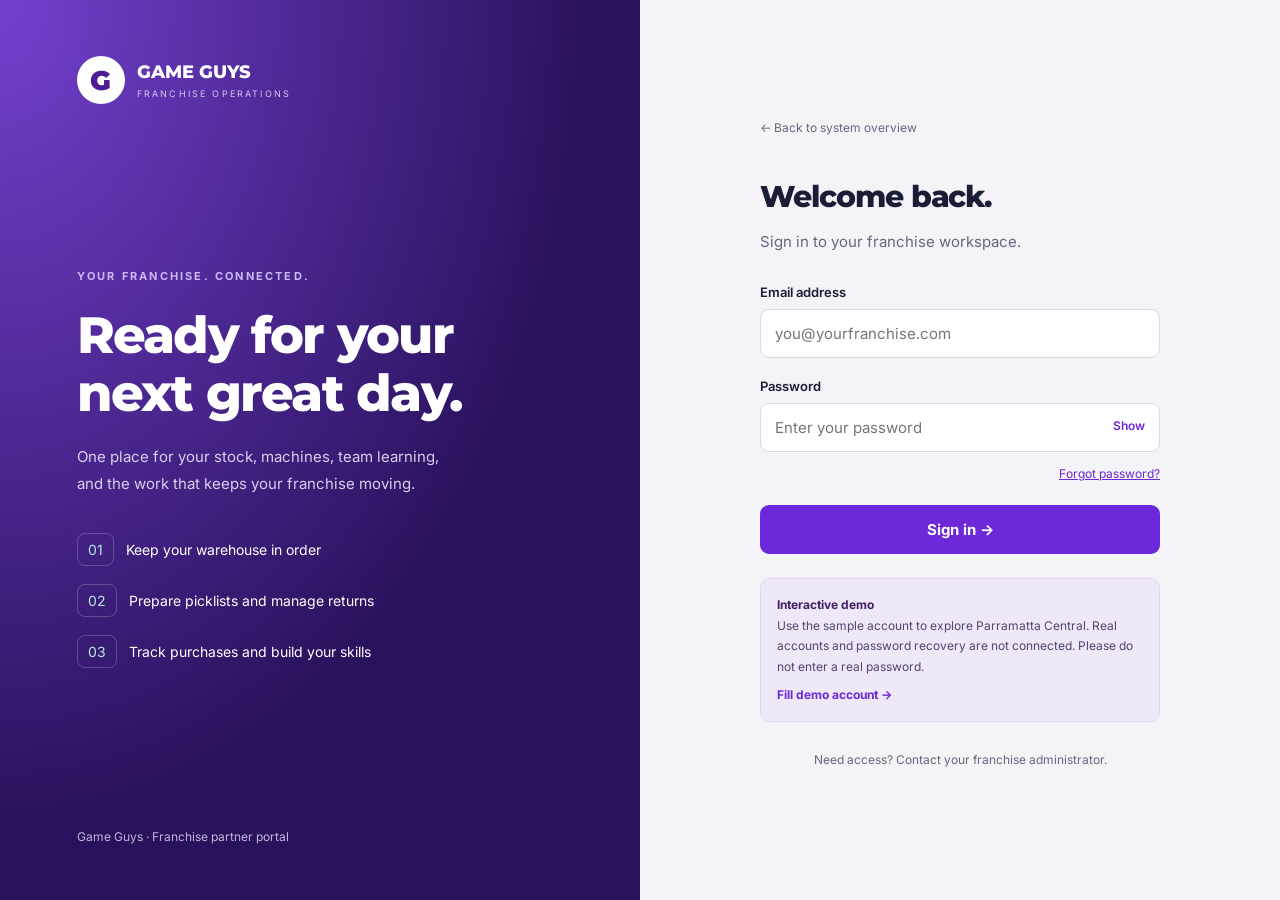
<file: franchise-login.html>
<!doctype html>
<html lang="en">
<head>
<meta charset="utf-8"><meta name="viewport" content="width=device-width, initial-scale=1">
<title>Franchise Sign In — Game Guys</title>
<link rel="preconnect" href="https://fonts.googleapis.com">
<link href="https://fonts.googleapis.com/css2?family=Montserrat:wght@700;800;900&family=Inter:wght@400;500;600;700&display=swap" rel="stylesheet">
<style>
*{box-sizing:border-box}body{margin:0;background:#f4f3f8;color:#191d35;font:15px Inter,system-ui,sans-serif}a{color:#6d28d9}button,input{font:inherit}button,a,input{outline-offset:4px}button{cursor:pointer}.layout{min-height:100vh;display:grid;grid-template-columns:1fr 1fr}.story{background:radial-gradient(ellipse at top left,#7440cf,transparent 65%),#29125c;color:white;padding:56px clamp(28px,6vw,100px);display:flex;flex-direction:column;justify-content:space-between;gap:72px}.brand{display:flex;align-items:center;gap:12px;text-decoration:none;color:inherit}.mark{display:grid;place-items:center;width:48px;height:48px;background:white;color:#4c1d95;border-radius:50%;font:900 27px Montserrat,system-ui}.brand strong{font:800 18px Montserrat,system-ui}.brand small{display:block;letter-spacing:.24em;font-size:9px;margin-top:5px;color:#d7c9f8}.eyebrow{font-size:11px;font-weight:700;letter-spacing:.2em;color:#cdb8f6}h1{font:800 clamp(32px,4vw,54px)/1.12 Montserrat,system-ui;letter-spacing:-.035em;margin:22px 0}.story p{color:#d9cfee;line-height:1.8;max-width:390px}.features{display:grid;gap:18px;margin-top:36px}.features div{display:flex;align-items:center;gap:12px;font-size:14px}.features span{color:#b9e9e3;border:1px solid #ffffff36;border-radius:8px;padding:7px 10px}.story footer{color:#c5b6df;font-size:12px}.entry{padding:48px 28px;display:grid;place-items:center}.formwrap{width:100%;max-width:400px}.back{font-size:12px;text-decoration:none;color:#62687d}h2{font:800 30px Montserrat,system-ui;letter-spacing:-.035em;margin:42px 0 10px}.intro{color:#62687d;line-height:1.6;margin-bottom:30px}label{display:block;font-size:13px;font-weight:600;margin:20px 0 9px}input{width:100%;border:1px solid #d8d9e3;border-radius:9px;padding:14px;background:white;color:#191d35}input:focus{outline:2px solid #7c3aed;border-color:transparent}.password{position:relative}.password input{padding-right:74px}.toggle{position:absolute;right:7px;top:7px;padding:8px;border:0;background:none;color:#6d28d9;font-size:12px;font-weight:600}.help{display:block;text-align:right;font-size:12px;margin:14px 0 24px}.submit{width:100%;background:#6d28d9;color:white;border:0;border-radius:9px;padding:15px;font-weight:700}.submit:hover{background:#5420aa}.demo{margin-top:24px;padding:16px;border:1px solid #e2d8f4;border-radius:10px;background:#eee8f8;color:#54456e;font-size:12px;line-height:1.7}.demo b{display:block;color:#412166}.demo button{border:0;background:none;padding:8px 0 0;color:#6d28d9;font-weight:700}.message{font-size:13px;line-height:1.6;color:#a22539;min-height:0}.support{font-size:12px;color:#62687d;text-align:center;margin-top:28px;line-height:1.7}@media(max-width:760px){.layout{grid-template-columns:1fr}.story{padding:28px;gap:20px}.story h1{font-size:28px;margin:16px 0}.story p,.features,.story footer{display:none}.entry{padding:32px 24px}h2{margin-top:28px}}
</style>
</head>
<body>
<main class="layout">
<section class="story" aria-label="Game Guys franchise operations">
<a class="brand" href="index.html"><span class="mark">G</span><span><strong>GAME GUYS</strong><small>FRANCHISE OPERATIONS</small></span></a>
<div><span class="eyebrow">YOUR FRANCHISE. CONNECTED.</span><h1>Ready for your<br>next great day.</h1><p>One place for your stock, machines, team learning, and the work that keeps your franchise moving.</p><div class="features"><div><span>01</span> Keep your warehouse in order</div><div><span>02</span> Prepare picklists and manage returns</div><div><span>03</span> Track purchases and build your skills</div></div></div>
<footer>Game Guys · Franchise partner portal</footer>
</section>
<section class="entry"><div class="formwrap">
<a class="back" href="index.html">← Back to system overview</a>
<h2>Welcome back.</h2><p class="intro">Sign in to your franchise workspace.</p>
<form id="login-form">
<label for="email">Email address</label><input id="email" type="email" autocomplete="username" placeholder="you@yourfranchise.com" required>
<label for="password">Password</label><div class="password"><input id="password" type="password" autocomplete="current-password" placeholder="Enter your password" required><button class="toggle" type="button" aria-label="Show password" aria-pressed="false">Show</button></div>
<a class="help" href="#recovery" id="recovery">Forgot password?</a>
<p class="message" id="message" role="status" aria-live="polite"></p>
<button class="submit" type="submit">Sign in →</button>
</form>
<div class="demo"><b>Interactive demo</b>Use the sample account to explore Parramatta Central. Real accounts and password recovery are not connected. Please do not enter a real password.<br><button id="demo" type="button">Fill demo account →</button></div>
<p class="support">Need access? Contact your franchise administrator.</p>
</div></section>
</main>
<script src="franchise-login.js"></script>
</body></html>
</file>
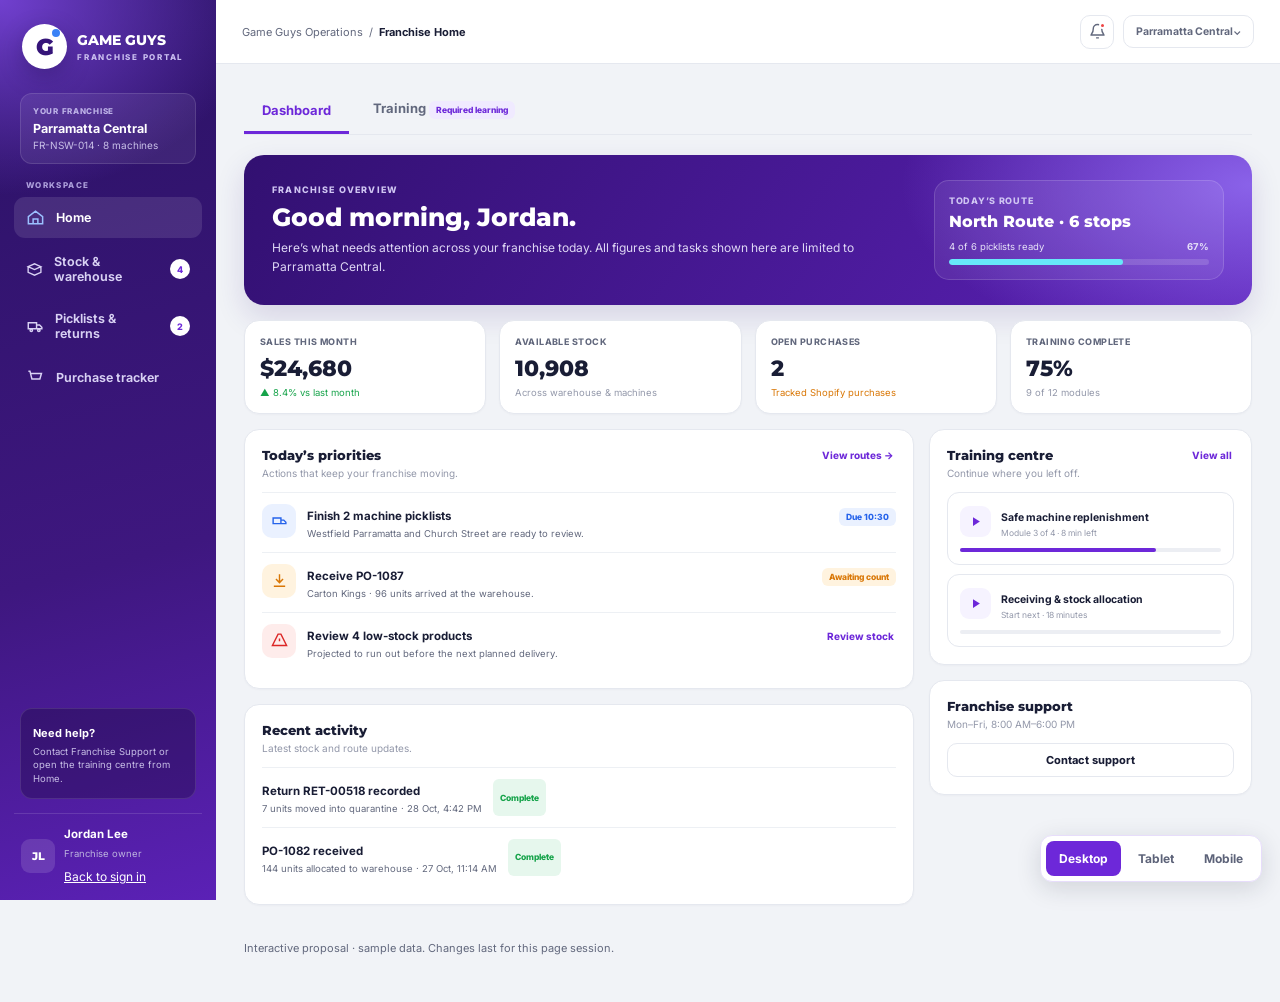
<file: franchise.html>
<!DOCTYPE html>
<html lang="en">
<head>
<meta charset="utf-8" />
<meta name="viewport" content="width=device-width, initial-scale=1" />
<title>Game Guys — Franchise Portal</title>
<script>window.franchiseInitialHash = location.hash;</script>
<link rel="preconnect" href="https://fonts.googleapis.com">
<link rel="preconnect" href="https://fonts.gstatic.com" crossorigin>
<link href="https://fonts.googleapis.com/css2?family=Montserrat:wght@600;700;800;900&family=Inter:wght@400;500;600;700&display=swap" rel="stylesheet">
<style>
  :root{--purple:#6d28d9;--deep:#351479;--violet:#7c3aed;--blue:#2563eb;--teal:#0d9488;--green:#16a34a;--amber:#d97706;--red:#dc2626;--bg:#f1f3f7;--surface:#fff;--fg:#191d35;--fg2:#62687d;--muted:#9398aa;--line:#e5e8ef;--soft:#f6f3ff;--font:"Inter",sans-serif;--display:"Montserrat",sans-serif}
  *{box-sizing:border-box}html,body{margin:0;min-height:100%;background:var(--bg);color:var(--fg);font-family:var(--font);-webkit-font-smoothing:antialiased}button,input,select{font:inherit}button{cursor:pointer}svg{display:block}h1,h2,h3,p{margin:0}.app{min-height:100vh;display:grid;grid-template-columns:232px 1fr}
  .side{position:sticky;top:0;height:100vh;padding:20px 14px 16px;display:flex;flex-direction:column;color:#fff;background:radial-gradient(400px 300px at 0 0,#7140cf 0,transparent 65%),linear-gradient(165deg,#2a1264,#3e177f 62%,#5b21b6)}
  .logo{display:flex;align-items:center;gap:10px;padding:4px 8px 24px}.mark{width:45px;height:45px;border-radius:50%;background:#fff;color:var(--deep);font:900 23px var(--display);display:grid;place-items:center;position:relative;box-shadow:0 8px 24px #1c0c4455}.mark:after{content:"";width:8px;height:8px;border-radius:50%;background:#3b82f6;position:absolute;top:5px;right:7px}.brand b{display:block;font:800 14px var(--display)}.brand span{display:block;font-size:8px;font-weight:800;letter-spacing:.22em;color:#cabff0;margin-top:3px}
  .scope{margin:0 6px 16px;padding:12px;background:#ffffff12;border:1px solid #ffffff1f;border-radius:12px}.scope small{display:block;text-transform:uppercase;letter-spacing:.09em;font-size:8px;font-weight:800;color:#bdb2e7}.scope b{display:block;font-size:12.5px;margin-top:5px}.scope span{display:block;color:#c9c0e8;font-size:10px;margin-top:3px}
  .navlabel{padding:0 12px 7px;text-transform:uppercase;font-size:8px;letter-spacing:.17em;font-weight:800;color:#ada0db}.nav{display:flex;flex-direction:column;gap:5px}.nav button{border:0;color:#d9d2f4;background:transparent;border-radius:11px;padding:11px 12px;display:flex;align-items:center;gap:11px;text-align:left;font-size:12.5px;font-weight:650}.nav button svg{width:19px;height:19px;stroke:currentColor;fill:none;stroke-width:1.9}.nav button.active{background:#ffffff1b;color:#fff}.nav button.active svg{color:#9bc0ff}.nav .count{margin-left:auto;background:#fff;color:var(--purple);min-width:20px;height:20px;border-radius:999px;display:grid;place-items:center;font-size:9px;font-weight:800}.spacer{flex:1}.help{margin:14px 6px;padding:12px;border-radius:12px;background:#14083052;border:1px solid #ffffff1c}.help b{font-size:11px}.help p{font-size:9.5px;line-height:1.45;color:#c8bfe7;margin-top:4px}.user{border-top:1px solid #ffffff20;padding:13px 7px 0;display:flex;gap:9px;align-items:center}.avatar{width:34px;height:34px;border-radius:9px;background:#ffffff20;display:grid;place-items:center;font:800 11px var(--display)}.user b{display:block;font-size:11.5px}.user span{font-size:9.5px;color:#bdb4df}
  .main{min-width:0}.topbar{height:64px;padding:0 26px;display:flex;align-items:center;background:#fff;border-bottom:1px solid var(--line);position:sticky;top:0;z-index:20}.crumb{font-size:11px;color:var(--fg2)}.crumb b{color:var(--fg)}.top-actions{margin-left:auto;display:flex;align-items:center;gap:9px}.iconbtn{width:34px;height:34px;border:1px solid var(--line);background:#fff;border-radius:10px;display:grid;place-items:center;position:relative}.iconbtn svg{width:17px;height:17px;stroke:var(--fg2);fill:none;stroke-width:2}.ping{position:absolute;width:7px;height:7px;border-radius:50%;background:#ef4444;right:7px;top:6px;border:2px solid #fff}.switch{border:1px solid var(--line);border-radius:10px;padding:9px 12px;background:#fff;font-size:10.5px;font-weight:700;color:var(--fg2)}
  .content{padding:24px 28px 45px;max-width:1500px;margin:0 auto}.page{display:none}.page.show{display:block}.head{display:flex;align-items:flex-start;justify-content:space-between;gap:18px;margin-bottom:20px}.head h1{font:800 25px var(--display);letter-spacing:-.02em}.head p{font-size:12px;color:var(--fg2);margin-top:6px;line-height:1.5}.tag{display:inline-flex;align-items:center;gap:6px;padding:7px 10px;border-radius:9px;background:#eaf7ef;color:var(--green);font-size:9.5px;font-weight:800;white-space:nowrap}.tag i{width:6px;height:6px;border-radius:50%;background:currentColor}.primary,.secondary{border-radius:10px;padding:9px 13px;font-size:11px;font-weight:750}.primary{border:1px solid var(--purple);background:var(--purple);color:#fff}.secondary{border:1px solid var(--line);background:#fff;color:var(--fg)}
  .welcome{background:radial-gradient(500px 250px at 100% 20%,#8a62e9 0,transparent 70%),linear-gradient(125deg,#321071,#5b21b6);color:#fff;border-radius:20px;padding:25px 28px;display:grid;grid-template-columns:1fr 290px;gap:25px;align-items:center;overflow:hidden;box-shadow:0 12px 30px #35147924}.welcome .eyebrow{font-size:9px;font-weight:800;letter-spacing:.13em;color:#cfc5f2;text-transform:uppercase}.welcome h2{font:800 25px var(--display);margin-top:7px}.welcome p{font-size:12px;color:#dfd8f5;line-height:1.55;margin-top:7px;max-width:650px}.today{background:#ffffff13;border:1px solid #ffffff26;border-radius:15px;padding:14px}.today .t{font-size:9px;color:#cfc5f2;text-transform:uppercase;letter-spacing:.08em;font-weight:800}.today .route{font:800 16px var(--display);margin-top:6px}.today .meta{display:flex;justify-content:space-between;margin-top:10px;font-size:9.5px;color:#e7e2f8}.progress{height:6px;background:#ffffff24;border-radius:999px;margin-top:7px;overflow:hidden}.progress i{display:block;height:100%;width:67%;background:#67e8f9;border-radius:inherit}
  .kpis{display:grid;grid-template-columns:repeat(4,1fr);gap:13px;margin:15px 0}.kpi,.card{background:#fff;border:1px solid var(--line);border-radius:15px;box-shadow:0 1px 2px #1a1f3908}.kpi{padding:15px}.kpi .label{font-size:9px;color:var(--fg2);text-transform:uppercase;letter-spacing:.05em;font-weight:750}.kpi .value{font:800 22px var(--display);margin-top:8px}.kpi .note{font-size:9.5px;color:var(--muted);margin-top:5px}.good{color:var(--green)!important}.warn{color:var(--amber)!important}.bad{color:var(--red)!important}
  .grid2{display:grid;grid-template-columns:minmax(0,1.35fr) minmax(280px,.65fr);gap:15px}.card{padding:17px;margin-bottom:15px}.cardhead{display:flex;align-items:flex-start;justify-content:space-between;gap:12px;margin-bottom:13px}.cardhead h3{font:800 13px var(--display)}.cardhead p{font-size:10px;color:var(--muted);margin-top:4px}.textlink{border:0;background:none;color:var(--purple);font-size:10px;font-weight:750;padding:2px}
  .task{display:flex;gap:11px;padding:11px 0;border-top:1px solid #edf0f4}.task:first-of-type{border-top:0}.taskic{width:34px;height:34px;border-radius:10px;display:grid;place-items:center;flex:0 0 auto}.taskic svg{width:17px;height:17px;stroke:currentColor;fill:none;stroke-width:2}.task b{font-size:11.5px}.task p{font-size:9.5px;color:var(--fg2);margin-top:3px;line-height:1.45}.task .right{margin-left:auto;text-align:right}.badge{display:inline-flex;align-items:center;padding:4px 7px;border-radius:6px;font-size:8.5px;font-weight:800;white-space:nowrap}.b-purple{background:#f0eaff;color:var(--purple)}.b-green{background:#e6f7ed;color:var(--green)}.b-amber{background:#fff3df;color:var(--amber)}.b-red{background:#feeceb;color:var(--red)}.b-blue{background:#eaf1ff;color:var(--blue)}
  .course{border:1px solid var(--line);border-radius:12px;padding:12px;margin-bottom:9px}.course:last-child{margin-bottom:0}.course-top{display:flex;gap:10px;align-items:center}.course .play{width:31px;height:31px;border-radius:9px;background:var(--soft);color:var(--purple);display:grid;place-items:center}.course .play svg{width:15px;height:15px;fill:currentColor}.course b{font-size:10.5px}.course small{display:block;font-size:8.5px;color:var(--muted);margin-top:3px}.mini-progress{height:4px;background:#eceef3;border-radius:999px;margin-top:10px}.mini-progress i{display:block;height:100%;border-radius:inherit;background:var(--purple)}
  .toolbar{display:flex;gap:9px;align-items:center;margin-bottom:13px}.search{position:relative;flex:1}.search svg{position:absolute;left:11px;top:50%;transform:translateY(-50%);width:15px;height:15px;stroke:var(--muted);fill:none;stroke-width:2}.search input,.toolbar select{width:100%;height:38px;border:1px solid var(--line);background:#fff;border-radius:10px;color:var(--fg);font-size:10.5px}.search input{padding:0 12px 0 35px}.toolbar select{width:auto;padding:0 30px 0 11px}.tablewrap{overflow:auto;border:1px solid var(--line);border-radius:13px;background:#fff}table{width:100%;border-collapse:collapse;min-width:760px}th{background:#fafafe;text-align:left;text-transform:uppercase;letter-spacing:.045em;font-size:8.5px;color:var(--muted);font-weight:800;padding:11px 12px}td{border-top:1px solid #edf0f4;padding:11px 12px;font-size:10.5px;vertical-align:middle}.product b{display:block;font-size:10.5px}.product span{display:block;color:var(--muted);font-size:8.5px;margin-top:3px}.num{text-align:right;font-variant-numeric:tabular-nums}.stockbar{width:80px;height:5px;background:#eceef3;border-radius:999px;margin-top:5px}.stockbar i{display:block;height:100%;border-radius:inherit;background:var(--teal)}
  .notice{display:flex;gap:10px;padding:12px 14px;background:#f1edff;border:1px solid #e4dbfd;border-radius:12px;margin-bottom:13px;color:#554278;font-size:10px;line-height:1.5}.notice svg{width:17px;height:17px;stroke:var(--purple);fill:none;stroke-width:2;flex:0 0 auto}.split-tabs{display:flex;gap:4px;border-bottom:1px solid var(--line);margin-bottom:15px}.split-tabs button{border:0;background:none;padding:9px 12px;font-size:10.5px;color:var(--muted);font-weight:750;border-bottom:2px solid transparent}.split-tabs button.on{color:var(--purple);border-bottom-color:var(--purple)}.subview{display:none}.subview.show{display:block}
  .routecard{border:1px solid var(--line);border-radius:14px;background:#fff;padding:15px;margin-bottom:11px;display:grid;grid-template-columns:42px 1fr auto;gap:12px;align-items:center}.machineic{width:42px;height:42px;border-radius:12px;background:#eaf1ff;color:var(--blue);display:grid;place-items:center}.machineic svg{width:21px;height:21px;stroke:currentColor;fill:none;stroke-width:1.8}.routecard h3{font:800 12px var(--display)}.routecard p{font-size:9.5px;color:var(--fg2);margin-top:4px}.route-meta{display:flex;gap:15px;margin-top:8px}.route-meta span{font-size:9px;color:var(--muted)}.route-meta b{color:var(--fg);margin-left:3px}.actions{display:flex;gap:7px}
  .stepper{display:inline-flex;border:1px solid var(--line);border-radius:8px;overflow:hidden}.stepper button{width:27px;height:27px;border:0;background:#f7f8fa;color:var(--purple);font-weight:800}.stepper output{width:30px;display:grid;place-items:center;font-weight:750}.condition{display:inline-flex;background:#f1f3f7;border-radius:8px;padding:2px}.condition button{border:0;background:none;border-radius:6px;padding:5px 8px;font-size:8.5px;font-weight:750;color:var(--muted)}.condition button.on{background:#fff;color:var(--green);box-shadow:0 1px 3px #00000012}.condition button[data-cond="damaged"].on{color:var(--red)}
  .purchase-summary{display:grid;grid-template-columns:repeat(4,1fr);gap:11px;margin-bottom:14px}.purchase-summary .mini{padding:13px;background:#fff;border:1px solid var(--line);border-radius:13px}.mini span{font-size:8.5px;color:var(--muted);text-transform:uppercase;font-weight:750}.mini b{display:block;font:800 17px var(--display);margin-top:6px}.timeline{display:flex;align-items:center;min-width:150px}.dot{width:8px;height:8px;border-radius:50%;background:#d8dbe3}.dot.done{background:var(--green)}.dot.current{background:var(--purple);box-shadow:0 0 0 4px #eee8ff}.line{height:2px;flex:1;background:#d8dbe3}.line.done{background:var(--green)}
  .modal{position:fixed;inset:0;background:#17112688;display:none;align-items:center;justify-content:center;padding:18px;z-index:50}.modal.open{display:flex}.modalbox{width:min(540px,100%);background:#fff;border-radius:18px;box-shadow:0 24px 80px #160d3f55;overflow:hidden}.modalhead{background:linear-gradient(120deg,var(--deep),var(--purple));color:#fff;padding:19px 21px;display:flex;justify-content:space-between;align-items:flex-start}.modalhead h2{font:800 16px var(--display)}.modalhead p{font-size:9.5px;color:#ddd5f5;margin-top:5px}.close{border:0;background:#ffffff1b;color:#fff;border-radius:8px;width:30px;height:30px}.modalbody{padding:20px}.lesson{display:flex;gap:12px;padding:11px 0;border-bottom:1px solid var(--line)}.lesson:last-child{border:0}.check{width:24px;height:24px;border-radius:50%;display:grid;place-items:center;background:#e6f7ed;color:var(--green);font-weight:800;font-size:10px;flex:0 0 auto}.lesson b{font-size:11px}.lesson p{font-size:9.5px;color:var(--fg2);margin-top:3px}
  @media(max-width:1050px){.kpis,.purchase-summary{grid-template-columns:repeat(2,1fr)}.welcome{grid-template-columns:1fr}.today{max-width:380px}.grid2{grid-template-columns:1fr}}
  @media(max-width:760px){.app{display:block;padding-bottom:66px}.side{height:auto;position:sticky;top:0;z-index:30;padding:8px 12px;display:flex;flex-direction:row;align-items:center;overflow-x:auto}.logo{padding:0;flex:0 0 auto}.mark{width:34px;height:34px;font-size:17px}.brand span,.scope,.navlabel,.spacer,.help,.user{display:none}.nav{flex-direction:row;margin-left:8px}.nav button{white-space:nowrap;padding:8px 10px}.nav button svg{width:16px;height:16px}.nav .count{display:none}.topbar{top:50px;height:52px;padding:0 14px}.switch{display:none}.content{padding:16px 14px 30px}.head{flex-direction:column}.head h1{font-size:21px}.welcome{padding:20px}.welcome h2{font-size:20px}.kpis,.purchase-summary{grid-template-columns:1fr 1fr}.routecard{grid-template-columns:38px 1fr}.routecard>.actions{grid-column:1/-1}.toolbar{flex-wrap:wrap}.toolbar .search{min-width:100%}}
  @media(max-width:420px){.kpis,.purchase-summary{grid-template-columns:1fr}.brand{display:none}.nav{margin-left:0}.welcome h2{font-size:18px}}
</style>
<link rel="stylesheet" href="device-preview.css?v=20260924.1">
<style>
  @media(max-width:860px){
    .side .nav{grid-template-columns:repeat(4,minmax(0,1fr))}
    .side .nav button{display:flex;flex-direction:column;justify-content:center;gap:4px;min-width:0;min-height:54px;padding:7px 2px;border-radius:9px;color:#62687d;background:transparent;font-size:9.5px;line-height:1.15;text-align:center;white-space:normal}
    .side .nav button svg{width:19px;height:19px}
    .side .nav button.active{color:var(--purple);background:#f3efff}
    .side .nav .count{display:none}
    .app{padding-bottom:72px}
  }
</style>
<script src="device-preview.js?v=20260924.1" defer></script>
<link rel="stylesheet" href="franchise-workspaces.css?v=20261106">
<script src="franchise-workspaces.js?v=20261106" defer></script>
</head>
<body>
<div class="app">
  <aside class="side">
    <div class="logo"><div class="mark">G</div><div class="brand"><b>GAME GUYS</b><span>FRANCHISE PORTAL</span></div></div>
    <div class="scope"><small>Your franchise</small><b>Parramatta Central</b><span>FR-NSW-014 · 8 machines</span></div>
    <div class="navlabel">Workspace</div>
    <nav class="nav" aria-label="Franchise portal">
      <button class="active" data-page="home"><svg viewBox="0 0 24 24"><path d="M3 11l9-7 9 7v9H3zM9 20v-6h6v6"/></svg>Home</button>
      <button data-page="stock"><svg viewBox="0 0 24 24"><path d="M3 8l9-4 9 4-9 4-9-4zM3 8v8l9 4 9-4V8"/></svg>Stock &amp; warehouse <span class="count">4</span></button>
      <button data-page="routes"><svg viewBox="0 0 24 24"><path d="M3 7h11v8H3zM14 10h4l3 3v2h-7z"/><circle cx="7" cy="17" r="1.6"/><circle cx="17" cy="17" r="1.6"/></svg>Picklists &amp; returns <span class="count">2</span></button>
      <button data-page="purchases"><svg viewBox="0 0 24 24"><path d="M3 4h2l2.5 10h10l2-7H6M9 20h.01M17 20h.01"/></svg>Purchase tracker</button>
    </nav>
    <div class="spacer"></div><div class="help"><b>Need help?</b><p>Contact Franchise Support or open the training centre from Home.</p></div>
    <div class="user"><div class="avatar">JL</div><div><b>Jordan Lee</b><span>Franchise owner</span><a href="franchise-login.html" style="display:block;color:#fff;font-size:12px;margin-top:8px">Back to sign in</a></div></div>
  </aside>
  <main class="main">
    <header class="topbar"><div class="crumb">Game Guys Operations &nbsp;/&nbsp; <b id="crumb">Franchise Home</b></div><div class="top-actions"><button class="iconbtn" aria-label="Notifications"><svg viewBox="0 0 24 24"><path d="M18 8a6 6 0 10-12 0c0 7-3 7-3 9h18c0-2-3-2-3-9M10 21h4"/></svg><i class="ping"></i></button><button class="switch">Parramatta Central⌄</button></div></header>
    <div class="content">
      <section class="page show" id="page-home">
        <div class="welcome"><div><div class="eyebrow">Thursday, 29 October</div><h2>Good morning, Jordan.</h2><p>Here’s what needs attention across your franchise today. All figures and tasks shown here are limited to Parramatta Central.</p></div><div class="today"><div class="t">Today’s route</div><div class="route">North Route · 6 stops</div><div class="meta"><span>4 of 6 picklists ready</span><b>67%</b></div><div class="progress"><i></i></div></div></div>
        <div class="kpis"><div class="kpi"><div class="label">Sales this month</div><div class="value">$24,680</div><div class="note good">▲ 8.4% vs last month</div></div><div class="kpi"><div class="label">Available stock</div><div class="value">1,284</div><div class="note">Across warehouse &amp; machines</div></div><div class="kpi"><div class="label">Open purchases</div><div class="value">4</div><div class="note warn">2 arriving this week</div></div><div class="kpi"><div class="label">Training complete</div><div class="value">72%</div><div class="note">9 of 12 modules</div></div></div>
        <div class="grid2"><div>
          <div class="card"><div class="cardhead"><div><h3>Today’s priorities</h3><p>Actions that keep your franchise moving.</p></div><button class="textlink" data-goto="routes">View routes →</button></div>
            <div class="task"><div class="taskic" style="background:#eaf1ff;color:var(--blue)"><svg viewBox="0 0 24 24"><path d="M3 7h11v8H3zM14 10h4l3 3v2h-7z"/></svg></div><div><b>Finish 2 machine picklists</b><p>Westfield Parramatta and Church Street are ready to review.</p></div><div class="right"><span class="badge b-blue">Due 10:30</span></div></div>
            <div class="task"><div class="taskic" style="background:#fff3df;color:var(--amber)"><svg viewBox="0 0 24 24"><path d="M12 3v12M7 10l5 5 5-5M4 20h16"/></svg></div><div><b>Receive PO-1087</b><p>Carton Kings · 96 units arrived at the warehouse.</p></div><div class="right"><span class="badge b-amber">Awaiting count</span></div></div>
            <div class="task"><div class="taskic" style="background:#feeceb;color:var(--red)"><svg viewBox="0 0 24 24"><path d="M12 9v4M12 17h.01M10 3h4l8 16H2z"/></svg></div><div><b>Review 4 low-stock products</b><p>Projected to run out before the next planned delivery.</p></div><div class="right"><button class="textlink" data-goto="stock">Review stock</button></div></div>
          </div>
          <div class="card"><div class="cardhead"><div><h3>Recent activity</h3><p>Latest stock and route updates.</p></div></div><div class="task"><div><b>Return RET-00518 recorded</b><p>7 units moved into quarantine · 28 Oct, 4:42 PM</p></div><span class="badge b-green">Complete</span></div><div class="task"><div><b>PO-1082 received</b><p>144 units allocated to warehouse · 27 Oct, 11:14 AM</p></div><span class="badge b-green">Complete</span></div></div>
        </div><aside>
          <div class="card"><div class="cardhead"><div><h3>Training centre</h3><p>Continue where you left off.</p></div><button class="textlink" id="open-training">View all</button></div>
            <div class="course"><div class="course-top"><div class="play"><svg viewBox="0 0 24 24"><path d="M8 5v14l11-7z"/></svg></div><div><b>Safe machine replenishment</b><small>Module 3 of 4 · 8 min left</small></div></div><div class="mini-progress"><i style="width:75%"></i></div></div>
            <div class="course"><div class="course-top"><div class="play"><svg viewBox="0 0 24 24"><path d="M8 5v14l11-7z"/></svg></div><div><b>Receiving &amp; stock allocation</b><small>Start next · 18 minutes</small></div></div><div class="mini-progress"><i style="width:0"></i></div></div>
          </div>
          <div class="card"><div class="cardhead"><div><h3>Franchise support</h3><p>Mon–Fri, 8:00 AM–6:00 PM</p></div></div><button class="secondary" style="width:100%">Contact support</button></div>
        </aside></div>
      </section>

      <section class="page" id="page-stock"><div class="head"><div><h1>Stock &amp; warehouse</h1><p>Manage stock owned by Parramatta Central across the warehouse, route staging, and machines.</p></div><div><button class="secondary">Scan stock</button> <button class="primary">+ Adjust stock</button></div></div><div class="kpis"><div class="kpi"><div class="label">Warehouse available</div><div class="value">786</div><div class="note">42 product lines</div></div><div class="kpi"><div class="label">In machines</div><div class="value">498</div><div class="note">Across 8 machines</div></div><div class="kpi"><div class="label">Returns quarantine</div><div class="value">17</div><div class="note warn">Needs review</div></div><div class="kpi"><div class="label">Low-stock lines</div><div class="value">4</div><div class="note bad">Action recommended</div></div></div>
        <div class="toolbar"><div class="search"><svg viewBox="0 0 24 24"><circle cx="11" cy="11" r="7"/><path d="M16 16l5 5"/></svg><input id="stock-search" placeholder="Search product or SKU" /></div><select id="stock-location"><option value="">All locations</option><option>Warehouse A</option><option>Route staging</option><option>Returns quarantine</option></select><select><option>All languages</option><option>English</option><option>Japanese</option></select></div>
        <div class="tablewrap"><table id="stock-table"><thead><tr><th>Product</th><th>Location</th><th class="num">On hand</th><th class="num">Available</th><th>Stock level</th><th>Status</th></tr></thead><tbody>
          <tr><td class="product"><b>Surging Sparks Booster Pack</b><span>PKM-SS-EN · English</span></td><td>Warehouse A</td><td class="num">184</td><td class="num">164</td><td><b>82%</b><div class="stockbar"><i style="width:82%"></i></div></td><td><span class="badge b-green">Healthy</span></td></tr>
          <tr><td class="product"><b>Destined Rivals Booster Pack</b><span>PKM-DR-EN · English</span></td><td>Warehouse A</td><td class="num">42</td><td class="num">28</td><td><b>28%</b><div class="stockbar"><i style="width:28%;background:var(--amber)"></i></div></td><td><span class="badge b-amber">Low</span></td></tr>
          <tr><td class="product"><b>Pokémon Card 151 Booster Pack</b><span>PKM-151-JP · Japanese</span></td><td>Route staging</td><td class="num">36</td><td class="num">12</td><td><b>18%</b><div class="stockbar"><i style="width:18%;background:var(--red)"></i></div></td><td><span class="badge b-red">Reorder</span></td></tr>
          <tr><td class="product"><b>Prismatic Evolutions Bundle</b><span>PKM-PE-BB · English</span></td><td>Returns quarantine</td><td class="num">5</td><td class="num">0</td><td><b>Review</b><div class="stockbar"><i style="width:0"></i></div></td><td><span class="badge b-purple">Quarantine</span></td></tr>
          <tr><td class="product"><b>Journey Together Booster Pack</b><span>PKM-JT-EN · English</span></td><td>Warehouse A</td><td class="num">124</td><td class="num">108</td><td><b>71%</b><div class="stockbar"><i style="width:71%"></i></div></td><td><span class="badge b-green">Healthy</span></td></tr>
        </tbody></table></div>
      </section>

      <section class="page" id="page-routes"><div class="head"><div><h1>Picklists &amp; returns</h1><p>Prepare each machine fill and record unused or damaged stock when the route is complete.</p></div><span class="tag"><i></i>Today’s route is active</span></div><div class="notice"><svg viewBox="0 0 24 24"><circle cx="12" cy="12" r="9"/><path d="M12 8v5M12 17h.01"/></svg><div>Stock deducts only when a fill is confirmed. All returned stock goes to quarantine for warehouse review before it becomes available again.</div></div>
        <div class="split-tabs"><button class="on" data-sub="picklists">Picklists <span class="badge b-blue">2 ready</span></button><button data-sub="returns">Returns <span class="badge b-purple">3 eligible</span></button></div>
        <div class="subview show" id="sub-picklists"><div class="routecard"><div class="machineic"><svg viewBox="0 0 24 24"><rect x="4" y="2" width="16" height="20" rx="2"/><path d="M8 6h8v7H8zM8 17h4"/></svg></div><div><h3>GGV-001 · Westfield Parramatta</h3><p>North Route · Recommended from the last 7 days of sales</p><div class="route-meta"><span>Products <b>12</b></span><span>Units to load <b>68</b></span><span>Est. value <b>$472.40</b></span></div></div><div class="actions"><button class="secondary">Print / PDF</button><button class="primary">Review picklist</button></div></div><div class="routecard"><div class="machineic"><svg viewBox="0 0 24 24"><rect x="4" y="2" width="16" height="20" rx="2"/><path d="M8 6h8v7H8zM8 17h4"/></svg></div><div><h3>GGV-007 · Chatswood Chase</h3><p>East Route · Recommended from the last 7 days of sales</p><div class="route-meta"><span>Products <b>10</b></span><span>Units to load <b>52</b></span><span>Est. value <b>$361.80</b></span></div></div><div class="actions"><button class="secondary">Print / PDF</button><button class="primary">Review picklist</button></div></div></div>
        <div class="subview" id="sub-returns"><div class="card"><div class="cardhead"><div><h3>Return stock from a completed fill</h3><p>North Route · GGV-001 · completed yesterday at 4:15 PM</p></div><span class="badge b-purple">Eligible</span></div><div class="tablewrap"><table><thead><tr><th>Product</th><th class="num">Issued</th><th class="num">Filled</th><th>Count returned</th><th>Condition</th></tr></thead><tbody><tr><td class="product"><b>Surging Sparks Booster Pack</b><span>PKM-SS-EN</span></td><td class="num">24</td><td class="num">20</td><td><div class="stepper"><button data-step="-1">−</button><output>4</output><button data-step="1" data-max="4">+</button></div></td><td><div class="condition"><button class="on" data-cond="good">Good</button><button data-cond="damaged">Damaged</button></div></td></tr><tr><td class="product"><b>Destined Rivals Booster Pack</b><span>PKM-DR-EN</span></td><td class="num">12</td><td class="num">10</td><td><div class="stepper"><button data-step="-1">−</button><output>2</output><button data-step="1" data-max="2">+</button></div></td><td><div class="condition"><button data-cond="good">Good</button><button class="on" data-cond="damaged">Damaged</button></div></td></tr></tbody></table></div><div style="display:flex;justify-content:flex-end;margin-top:14px"><button class="primary" id="confirm-return">Confirm 6-unit return</button></div></div></div>
      </section>

      <section class="page" id="page-purchases"><div class="head"><div><h1>Purchase tracker</h1><p>Follow orders from approval through dispatch, delivery, and warehouse receipt.</p></div><button class="primary">+ New purchase request</button></div><div class="purchase-summary"><div class="mini"><span>Draft requests</span><b>1</b></div><div class="mini"><span>Awaiting approval</span><b>1</b></div><div class="mini"><span>In transit</span><b>2</b></div><div class="mini"><span>Open order value</span><b>$6,842</b></div></div><div class="toolbar"><div class="search"><svg viewBox="0 0 24 24"><circle cx="11" cy="11" r="7"/><path d="M16 16l5 5"/></svg><input placeholder="Search order or supplier" /></div><select><option>All statuses</option><option>Draft</option><option>In transit</option><option>Delivered</option></select></div><div class="tablewrap"><table><thead><tr><th>Purchase</th><th>Supplier</th><th>Placed</th><th>Expected</th><th class="num">Total</th><th style="width:170px">Progress</th><th>Status</th></tr></thead><tbody>
          <tr><td class="product"><b>PO-1087</b><span>96 units · 4 products</span></td><td>Carton Kings</td><td>22 Oct</td><td>Today</td><td class="num">$1,284.60</td><td><div class="timeline"><i class="dot done"></i><i class="line done"></i><i class="dot done"></i><i class="line done"></i><i class="dot current"></i><i class="line"></i><i class="dot"></i></div></td><td><span class="badge b-amber">Ready to receive</span></td></tr>
          <tr><td class="product"><b>PO-1090</b><span>144 units · 6 products</span></td><td>Japan TCG Supply</td><td>25 Oct</td><td>3 Nov</td><td class="num">$3,920.00</td><td><div class="timeline"><i class="dot done"></i><i class="line done"></i><i class="dot current"></i><i class="line"></i><i class="dot"></i><i class="line"></i><i class="dot"></i></div></td><td><span class="badge b-blue">In transit</span></td></tr>
          <tr><td class="product"><b>PR-0042</b><span>72 units · 3 products</span></td><td>Southern Hobby</td><td>28 Oct</td><td>—</td><td class="num">$1,637.40</td><td><div class="timeline"><i class="dot current"></i><i class="line"></i><i class="dot"></i><i class="line"></i><i class="dot"></i><i class="line"></i><i class="dot"></i></div></td><td><span class="badge b-purple">Awaiting approval</span></td></tr>
        </tbody></table></div>
      </section>
    </div>
  </main>
</div>
<div class="modal" id="training-modal" role="dialog" aria-modal="true" aria-labelledby="training-title"><div class="modalbox"><div class="modalhead"><div><h2 id="training-title">Training centre</h2><p>Your required franchise learning pathway · 72% complete</p></div><button class="close" id="close-training" aria-label="Close">✕</button></div><div class="modalbody"><div class="lesson"><div class="check">✓</div><div><b>Welcome to Game Guys Operations</b><p>Portal basics and franchise responsibilities · Completed</p></div></div><div class="lesson"><div class="check">✓</div><div><b>Stock handling fundamentals</b><p>Receiving, allocation, and stock accuracy · Completed</p></div></div><div class="lesson"><div class="check" style="background:#f0eaff;color:var(--purple)">3</div><div><b>Safe machine replenishment</b><p>Continue module 3 · 8 minutes remaining</p></div></div><div class="lesson"><div class="check" style="background:#f1f3f7;color:var(--muted)">4</div><div><b>Returns and damage control</b><p>Unlocks after Safe machine replenishment</p></div></div></div></div></div>
<script>
  const pageNames={home:'Franchise Home',stock:'Stock & warehouse',routes:'Picklists & returns',purchases:'Purchase tracker'};
  function showPage(name){document.querySelectorAll('.page').forEach(p=>p.classList.toggle('show',p.id===`page-${name}`));document.querySelectorAll('[data-page]').forEach(b=>b.classList.toggle('active',b.dataset.page===name));document.getElementById('crumb').textContent=pageNames[name];history.replaceState(null,'',name==='home'?location.pathname:`#${name}`);window.scrollTo({top:0,behavior:'smooth'})}
  document.querySelectorAll('[data-page]').forEach(b=>b.addEventListener('click',()=>showPage(b.dataset.page)));document.querySelectorAll('[data-goto]').forEach(b=>b.addEventListener('click',()=>showPage(b.dataset.goto)));
  document.querySelectorAll('[data-sub]').forEach(b=>b.addEventListener('click',()=>{document.querySelectorAll('[data-sub]').forEach(x=>x.classList.toggle('on',x===b));document.querySelectorAll('.subview').forEach(x=>x.classList.toggle('show',x.id===`sub-${b.dataset.sub}`))}));
  document.querySelectorAll('.stepper button').forEach(b=>b.addEventListener('click',()=>{const s=b.parentElement,o=s.querySelector('output'),max=Number(s.querySelector('[data-max]')?.dataset.max||99);o.textContent=Math.max(0,Math.min(max,Number(o.textContent)+Number(b.dataset.step)));const total=[...document.querySelectorAll('.stepper output')].reduce((a,x)=>a+Number(x.textContent),0);document.getElementById('confirm-return').textContent=`Confirm ${total}-unit return`}));
  document.querySelectorAll('.condition button').forEach(b=>b.addEventListener('click',()=>{b.parentElement.querySelectorAll('button').forEach(x=>x.classList.toggle('on',x===b))}));
  const search=document.getElementById('stock-search'),loc=document.getElementById('stock-location');function filterStock(){const q=search.value.toLowerCase(),l=loc.value;document.querySelectorAll('#stock-table tbody tr').forEach(r=>r.hidden=!(r.textContent.toLowerCase().includes(q)&&(!l||r.cells[1].textContent===l)))}search.addEventListener('input',filterStock);loc.addEventListener('change',filterStock);
  const modal=document.getElementById('training-modal');document.getElementById('open-training').addEventListener('click',()=>{modal.classList.add('open');document.getElementById('close-training').focus()});document.getElementById('close-training').addEventListener('click',()=>modal.classList.remove('open'));modal.addEventListener('click',e=>{if(e.target===modal)modal.classList.remove('open')});document.addEventListener('keydown',e=>{if(e.key==='Escape')modal.classList.remove('open')});
  const hash=location.hash.slice(1);if(pageNames[hash])showPage(hash);
</script>
</body>
</html>
</file>
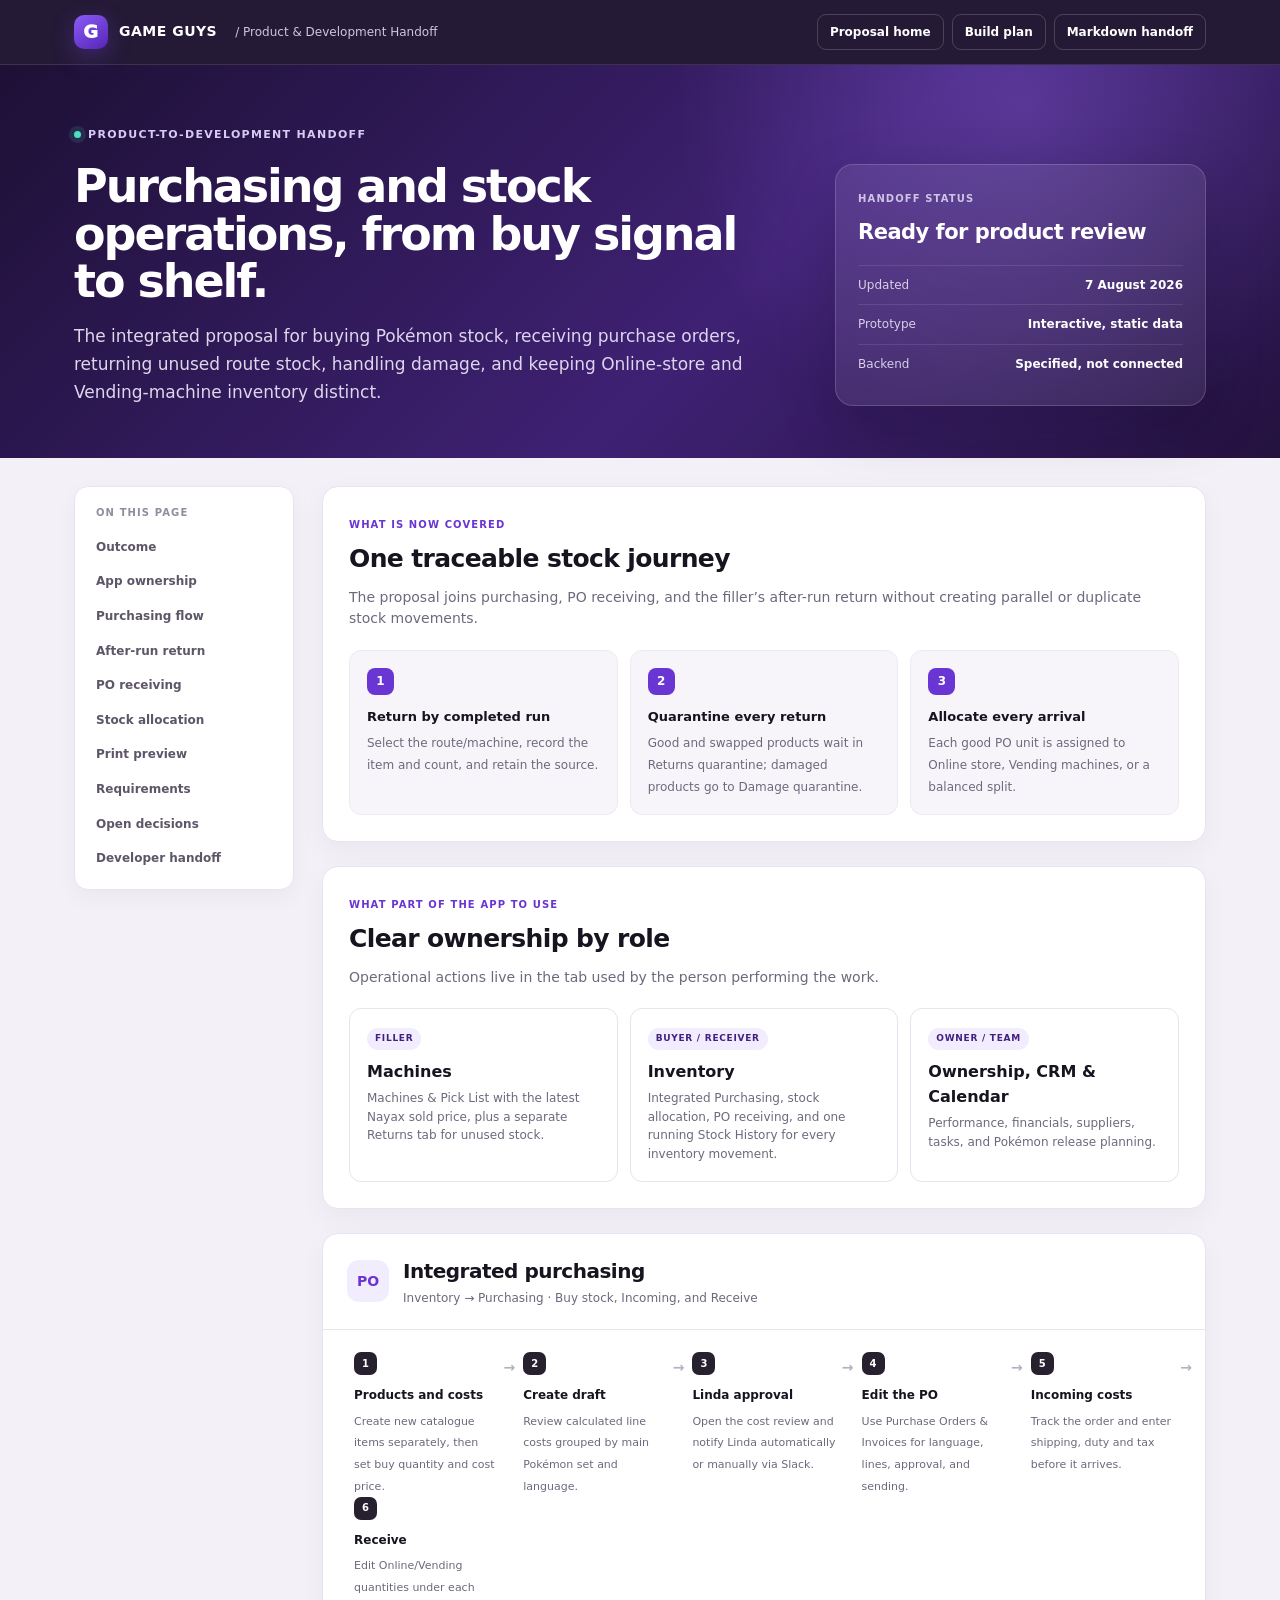
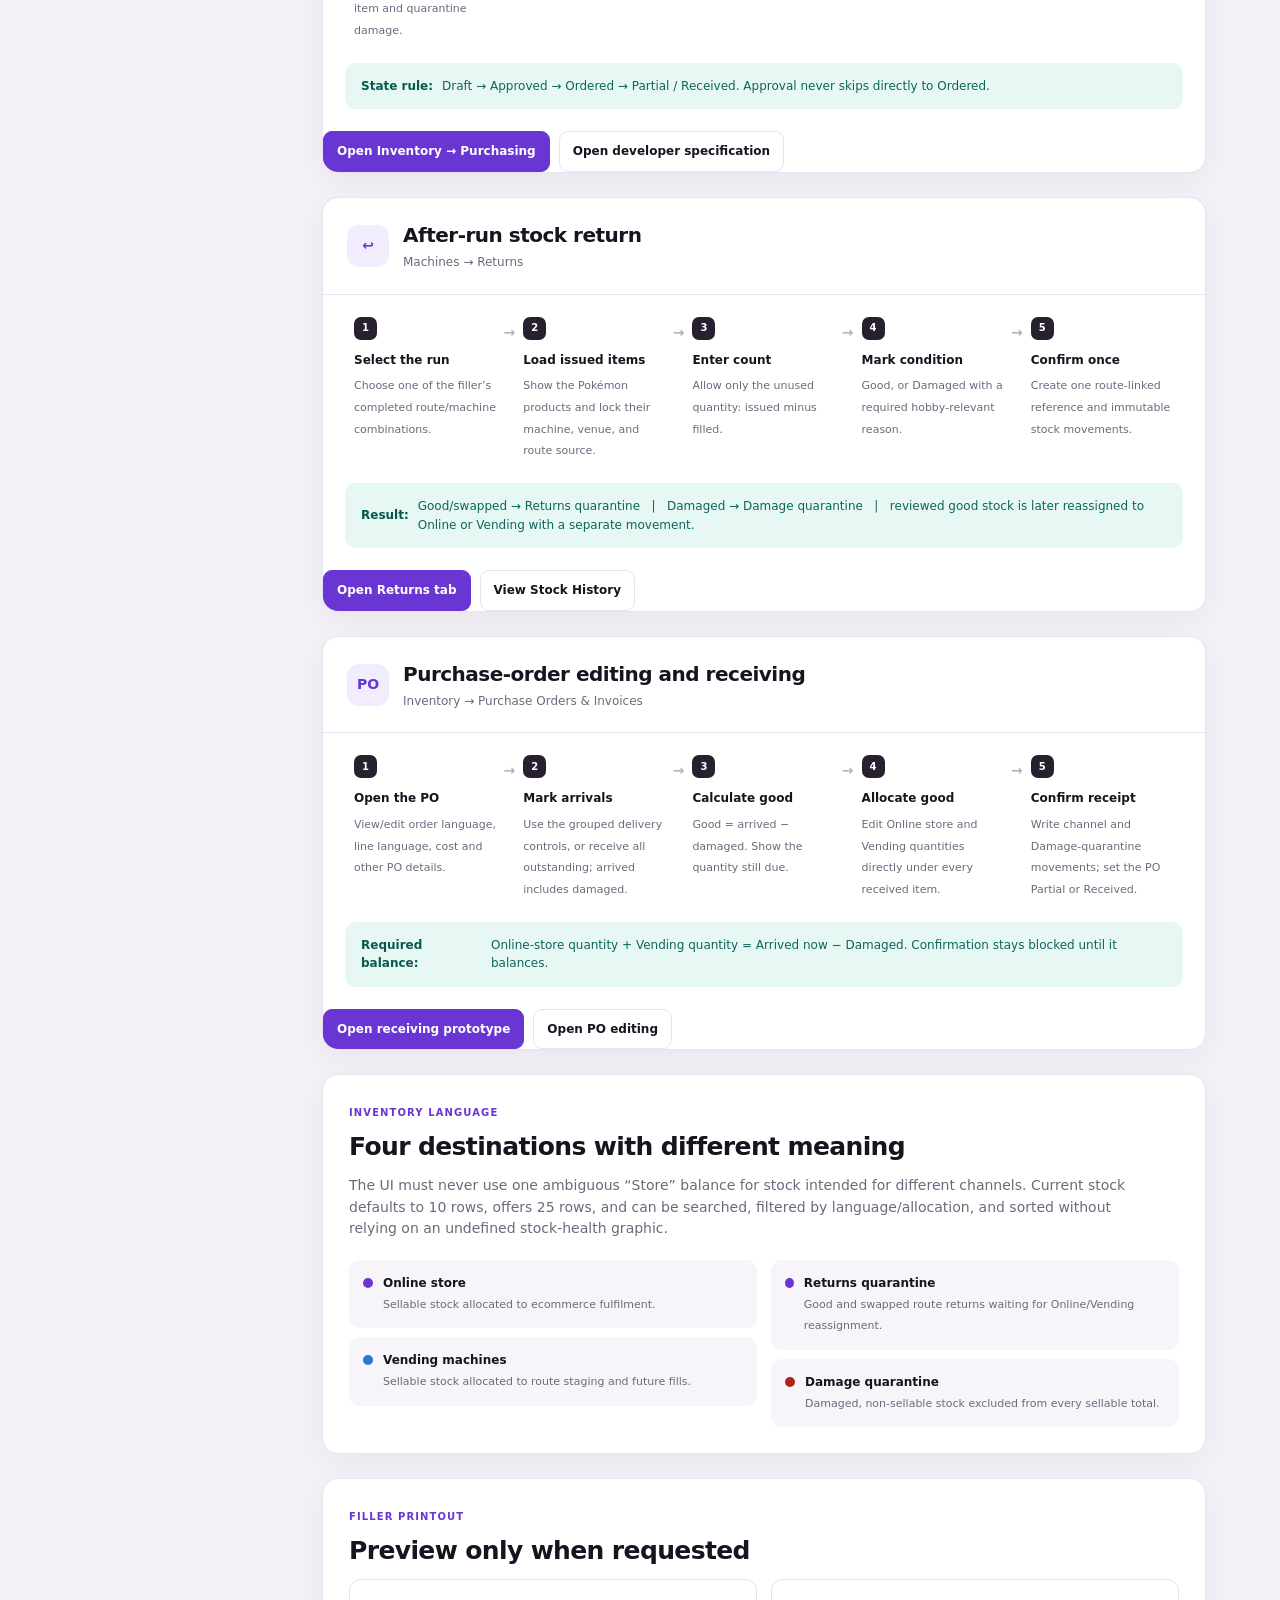
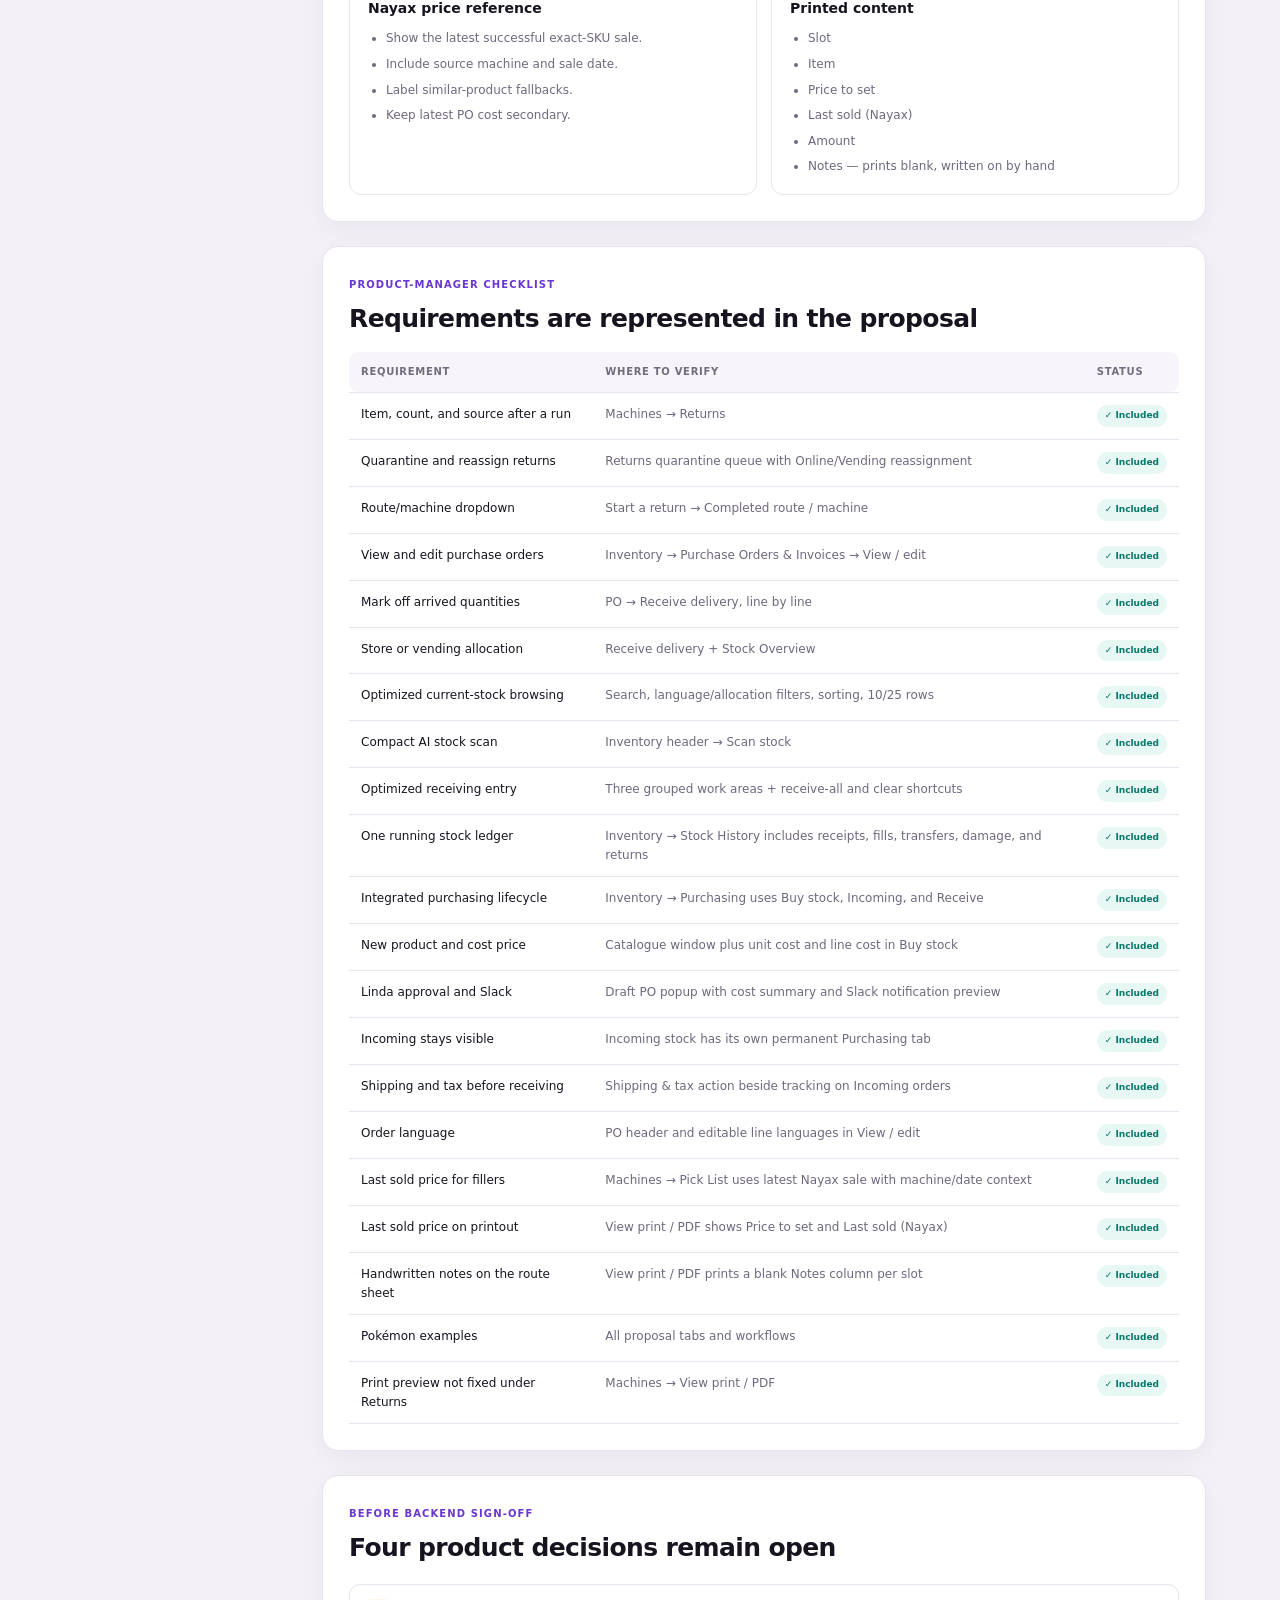
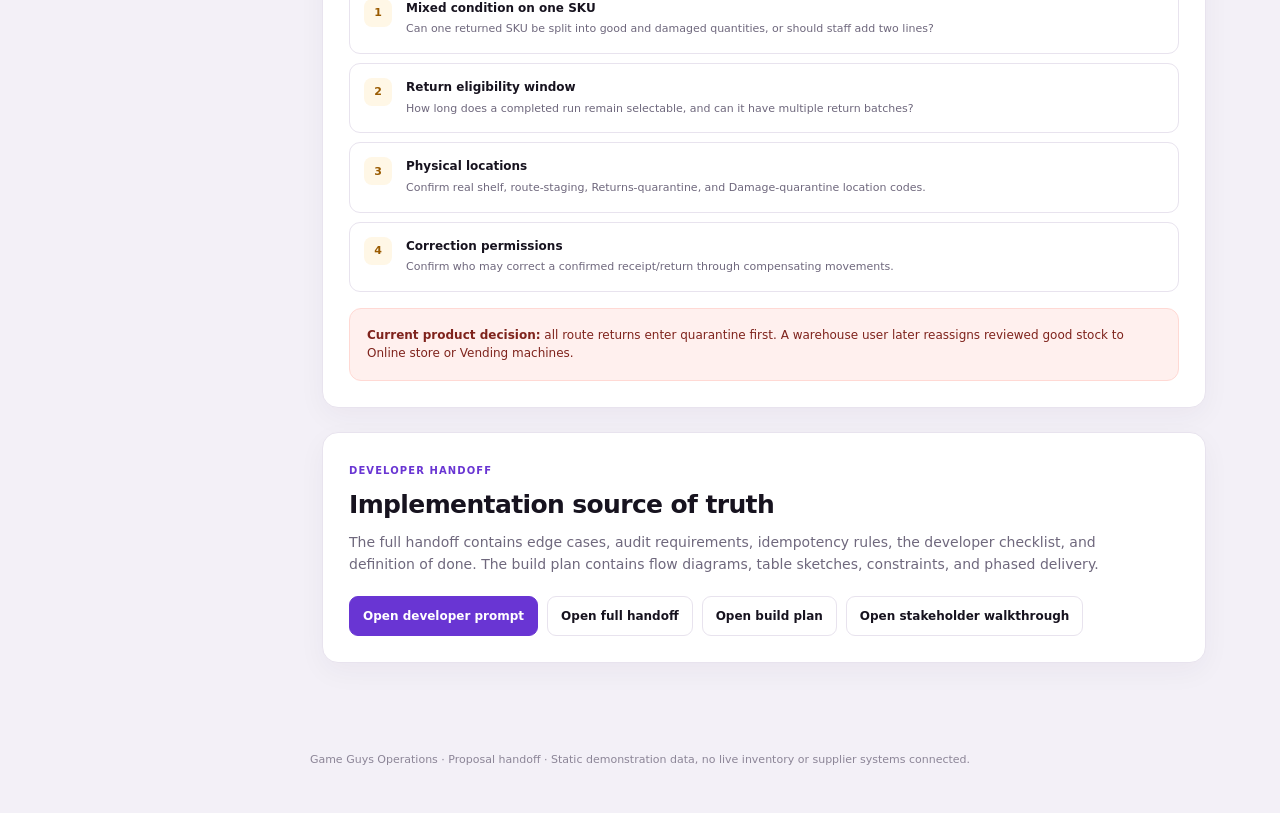
<file: handoff.html>
<!DOCTYPE html>
<html lang="en">
<head>
  <meta charset="UTF-8">
  <meta name="viewport" content="width=device-width, initial-scale=1.0">
  <title>Product &amp; Development Handoff · Game Guys Operations</title>
  <style>
    :root{
      --ink:#17131f;--muted:#6f687d;--line:#e8e3ee;--soft:#f7f5fa;--purple:#6935d3;
      --purple-dark:#432080;--purple-soft:#f2ecff;--teal:#087f72;--teal-soft:#e7f8f4;
      --red:#b42318;--red-soft:#fff0ee;--amber:#9a5b00;--amber-soft:#fff7e6;--white:#fff;
    }
    *{box-sizing:border-box}
    html{scroll-behavior:smooth}
    body{margin:0;color:var(--ink);background:#f3f0f7;font:14px/1.55 Inter,ui-sans-serif,system-ui,-apple-system,"Segoe UI",sans-serif}
    a{color:inherit}
    .topbar{position:sticky;top:0;z-index:10;background:rgba(25,14,44,.95);backdrop-filter:blur(12px);color:#fff;border-bottom:1px solid rgba(255,255,255,.1)}
    .topbar-inner{max-width:1180px;margin:auto;min-height:64px;padding:10px 24px;display:flex;align-items:center;gap:18px}
    .brand{display:flex;align-items:center;gap:11px;text-decoration:none;font-weight:850;letter-spacing:.035em}
    .mark{width:34px;height:34px;border-radius:10px;display:grid;place-items:center;background:linear-gradient(145deg,#8b5cf6,#5524b6);box-shadow:0 7px 22px rgba(111,63,208,.35)}
    .mark span{font-size:18px;font-weight:950}
    .crumb{font-size:12px;color:#cfc4e5}
    .top-actions{margin-left:auto;display:flex;gap:8px}
    .top-actions a{padding:8px 12px;border:1px solid rgba(255,255,255,.18);border-radius:9px;text-decoration:none;font-size:12px;font-weight:700}
    .top-actions a:hover{background:rgba(255,255,255,.08)}
    .hero{color:#fff;background:
      radial-gradient(circle at 80% 10%,rgba(143,102,230,.34),transparent 32%),
      linear-gradient(135deg,#1d1035 0%,#3f2174 58%,#24123f 100%)}
    .hero-inner{max-width:1180px;margin:auto;padding:58px 24px 52px;display:grid;grid-template-columns:minmax(0,1.45fr) minmax(270px,.75fr);gap:44px;align-items:end}
    .eyebrow{display:inline-flex;align-items:center;gap:7px;font-size:11px;font-weight:850;letter-spacing:.12em;text-transform:uppercase;color:#d8caf4}
    .eyebrow i{width:7px;height:7px;border-radius:50%;background:#4be0c0;box-shadow:0 0 0 5px rgba(75,224,192,.12)}
    h1{font-size:46px;line-height:1.04;letter-spacing:-.045em;margin:18px 0 16px;max-width:760px}
    .hero p{margin:0;max-width:730px;color:#ded6ec;font-size:17px;line-height:1.65}
    .status-card{border:1px solid rgba(255,255,255,.16);background:rgba(255,255,255,.08);border-radius:18px;padding:22px;box-shadow:0 20px 55px rgba(12,5,24,.22)}
    .status-card .label{font-size:10px;letter-spacing:.11em;text-transform:uppercase;color:#cfc4e5;font-weight:800}
    .status-card h2{font-size:21px;margin:7px 0 16px}
    .status-row{padding:10px 0;border-top:1px solid rgba(255,255,255,.1);display:flex;justify-content:space-between;gap:14px;color:#d9d0e8;font-size:12px}
    .status-row b{color:#fff;text-align:right}
    .layout{max-width:1180px;margin:0 auto;padding:28px 24px 64px;display:grid;grid-template-columns:220px minmax(0,1fr);gap:28px;align-items:start}
    .toc{position:sticky;top:92px;background:#fff;border:1px solid var(--line);border-radius:14px;padding:13px;box-shadow:0 8px 25px rgba(35,20,57,.04)}
    .toc b{display:block;padding:5px 8px 9px;font-size:10px;letter-spacing:.11em;text-transform:uppercase;color:#938b9e}
    .toc a{display:block;padding:8px;border-radius:8px;text-decoration:none;color:#5d5668;font-size:12px;font-weight:650}
    .toc a:hover{background:var(--purple-soft);color:var(--purple-dark)}
    main{min-width:0}
    section{scroll-margin-top:86px;margin-bottom:24px}
    .panel{background:#fff;border:1px solid var(--line);border-radius:16px;padding:26px;box-shadow:0 9px 28px rgba(38,22,59,.045)}
    .section-kicker{color:var(--purple);font-size:10px;font-weight:850;letter-spacing:.11em;text-transform:uppercase}
    h2{font-size:25px;letter-spacing:-.025em;margin:5px 0 8px}
    .lead{color:var(--muted);margin:0 0 20px;max-width:800px}
    .outcome-grid{display:grid;grid-template-columns:repeat(3,1fr);gap:12px;margin-top:18px}
    .outcome{padding:17px;border-radius:12px;background:var(--soft);border:1px solid #eeeaf2}
    .outcome .n{width:27px;height:27px;border-radius:8px;background:var(--purple);color:#fff;display:grid;place-items:center;font-size:12px;font-weight:900;margin-bottom:12px}
    .outcome b{display:block;font-size:13px;margin-bottom:5px}
    .outcome span{color:var(--muted);font-size:12px}
    .roles{display:grid;grid-template-columns:repeat(3,1fr);gap:12px}
    .role{border:1px solid var(--line);border-radius:12px;padding:17px}
    .role .tag{display:inline-flex;border-radius:99px;padding:4px 8px;background:var(--purple-soft);color:var(--purple-dark);font-size:9px;font-weight:850;letter-spacing:.08em}
    .role h3{font-size:16px;margin:10px 0 4px}
    .role p{font-size:12px;color:var(--muted);margin:0}
    .workflow{overflow:hidden;padding:0}
    .workflow-head{padding:22px 24px;border-bottom:1px solid var(--line);display:flex;align-items:center;gap:14px}
    .workflow-icon{width:42px;height:42px;border-radius:12px;background:var(--purple-soft);color:var(--purple);display:grid;place-items:center;font-weight:900}
    .workflow-head h2{font-size:20px;margin:0}
    .workflow-head p{margin:2px 0 0;color:var(--muted);font-size:12px}
    .steps{display:grid;grid-template-columns:repeat(5,1fr);gap:0;padding:22px 18px}
    .step{position:relative;padding:0 13px;min-height:116px}
    .step:not(:last-child):after{content:"→";position:absolute;right:-5px;top:5px;color:#b7afc0;font-weight:900}
    .step .num{width:23px;height:23px;border-radius:7px;display:grid;place-items:center;background:#27202f;color:#fff;font-size:10px;font-weight:850;margin-bottom:11px}
    .step b{display:block;font-size:12px;margin-bottom:5px}
    .step span{font-size:11px;color:var(--muted)}
    .result{margin:0 22px 22px;padding:14px 16px;border-radius:11px;background:var(--teal-soft);color:#0c655b;font-size:12px;display:flex;align-items:center;gap:9px}
    .result b{color:#07584f}
    .split{display:grid;grid-template-columns:1fr 1fr;gap:14px}
    .rule-box{border:1px solid var(--line);border-radius:12px;padding:18px}
    .rule-box h3{margin:0 0 10px;font-size:14px}
    .rule-box ul{margin:0;padding-left:18px;color:var(--muted);font-size:12px}
    .rule-box li+li{margin-top:7px}
    .channel{display:flex;gap:10px;align-items:flex-start;padding:14px;border-radius:11px;background:var(--soft)}
    .channel+.channel{margin-top:9px}
    .dot{width:10px;height:10px;border-radius:50%;margin-top:4px;background:var(--purple)}
    .channel.vending .dot{background:#2777d8}.channel.quarantine .dot{background:var(--red)}
    .channel b{display:block;font-size:12px}.channel span{color:var(--muted);font-size:11px}
    .coverage{width:100%;border-collapse:collapse;margin-top:14px}
    .coverage th,.coverage td{text-align:left;padding:12px;border-bottom:1px solid var(--line);vertical-align:top;font-size:12px}
    .coverage th{color:#736c7d;font-size:10px;text-transform:uppercase;letter-spacing:.07em;background:var(--soft)}
    .coverage th:first-child{border-radius:9px 0 0 9px}.coverage th:last-child{border-radius:0 9px 9px 0}
    .coverage td:nth-child(2){color:var(--muted)}
    .done{display:inline-flex;align-items:center;gap:5px;color:#087669;background:#e7f8f4;border-radius:99px;padding:4px 8px;font-size:9px;font-weight:850;white-space:nowrap}
    .decision-list{counter-reset:decision;display:grid;gap:9px;margin-top:16px}
    .decision{counter-increment:decision;display:grid;grid-template-columns:31px 1fr;gap:11px;padding:14px;border:1px solid var(--line);border-radius:11px}
    .decision:before{content:counter(decision);width:28px;height:28px;border-radius:8px;background:var(--amber-soft);color:var(--amber);display:grid;place-items:center;font-weight:900;font-size:11px}
    .decision b{display:block;font-size:12px}.decision span{color:var(--muted);font-size:11px}
    .callout{padding:17px;border-radius:12px;background:var(--red-soft);border:1px solid #ffd9d4;color:#7f231c;font-size:12px;margin-top:16px}
    .actions{display:flex;flex-wrap:wrap;gap:9px;margin-top:18px}
    .button{display:inline-flex;align-items:center;gap:7px;padding:10px 13px;border-radius:9px;text-decoration:none;font-size:12px;font-weight:800;border:1px solid var(--line);background:#fff}
    .button.primary{background:var(--purple);border-color:var(--purple);color:#fff}
    .button:hover{transform:translateY(-1px)}
    footer{max-width:1180px;margin:0 auto;padding:0 24px 45px;color:#8c8597;font-size:11px;text-align:center}
    @media(max-width:900px){
      h1{font-size:38px}.hero-inner{grid-template-columns:1fr}.layout{grid-template-columns:1fr}.toc{position:static;display:flex;overflow:auto;gap:3px}.toc b{display:none}.toc a{white-space:nowrap}
      .outcome-grid,.roles{grid-template-columns:1fr 1fr}.steps{grid-template-columns:1fr}.step{min-height:auto;padding:9px 12px 9px 48px}.step .num{position:absolute;left:12px;top:8px}.step:not(:last-child):after{content:"↓";left:23px;right:auto;top:auto;bottom:-7px}.split{grid-template-columns:1fr}
    }
    @media(max-width:620px){
      .topbar-inner{padding:10px 14px}.crumb,.top-actions a:not(:first-child){display:none}.hero-inner{padding:42px 16px 36px}.layout{padding:18px 12px 48px}.panel{padding:20px 17px}h1{font-size:33px}.hero p{font-size:15px}.outcome-grid,.roles{grid-template-columns:1fr}.coverage{display:block;overflow-x:auto;white-space:nowrap}.workflow-head{padding:18px}.steps{padding:13px 8px}.result{margin:0 14px 16px}.top-actions a{padding:7px 9px}
    }
  </style>
</head>
<body>
  <header class="topbar">
    <div class="topbar-inner">
      <a class="brand" href="index.html"><span class="mark"><span>G</span></span><span>GAME GUYS</span></a>
      <span class="crumb">/ Product &amp; Development Handoff</span>
      <div class="top-actions"><a href="index.html">Proposal home</a><a href="BUILD-PLAN.md">Build plan</a><a href="HANDOFF.md">Markdown handoff</a></div>
    </div>
  </header>

  <div class="hero">
    <div class="hero-inner">
      <div>
        <span class="eyebrow"><i></i> Product-to-development handoff</span>
        <h1>Purchasing and stock operations, from buy signal to shelf.</h1>
        <p>The integrated proposal for buying Pokémon stock, receiving purchase orders, returning unused route stock, handling damage, and keeping Online-store and Vending-machine inventory distinct.</p>
      </div>
      <aside class="status-card">
        <span class="label">Handoff status</span>
        <h2>Ready for product review</h2>
        <div class="status-row"><span>Updated</span><b>7 August 2026</b></div>
        <div class="status-row"><span>Prototype</span><b>Interactive, static data</b></div>
        <div class="status-row"><span>Backend</span><b>Specified, not connected</b></div>
      </aside>
    </div>
  </div>

  <div class="layout">
    <nav class="toc" aria-label="Handoff sections">
      <b>On this page</b>
      <a href="#outcome">Outcome</a>
      <a href="#roles">App ownership</a>
      <a href="#purchasing">Purchasing flow</a>
      <a href="#return">After-run return</a>
      <a href="#receiving">PO receiving</a>
      <a href="#allocation">Stock allocation</a>
      <a href="#print">Print preview</a>
      <a href="#coverage">Requirements</a>
      <a href="#decisions">Open decisions</a>
      <a href="#delivery">Developer handoff</a>
    </nav>

    <main>
      <section class="panel" id="outcome">
        <span class="section-kicker">What is now covered</span>
        <h2>One traceable stock journey</h2>
        <p class="lead">The proposal joins purchasing, PO receiving, and the filler’s after-run return without creating parallel or duplicate stock movements.</p>
        <div class="outcome-grid">
          <div class="outcome"><span class="n">1</span><b>Return by completed run</b><span>Select the route/machine, record the item and count, and retain the source.</span></div>
          <div class="outcome"><span class="n">2</span><b>Quarantine every return</b><span>Good and swapped products wait in Returns quarantine; damaged products go to Damage quarantine.</span></div>
          <div class="outcome"><span class="n">3</span><b>Allocate every arrival</b><span>Each good PO unit is assigned to Online store, Vending machines, or a balanced split.</span></div>
        </div>
      </section>

      <section class="panel" id="roles">
        <span class="section-kicker">What part of the app to use</span>
        <h2>Clear ownership by role</h2>
        <p class="lead">Operational actions live in the tab used by the person performing the work.</p>
        <div class="roles">
          <div class="role"><span class="tag">FILLER</span><h3>Machines</h3><p>Machines &amp; Pick List with the latest Nayax sold price, plus a separate Returns tab for unused stock.</p></div>
          <div class="role"><span class="tag">BUYER / RECEIVER</span><h3>Inventory</h3><p>Integrated Purchasing, stock allocation, PO receiving, and one running Stock History for every inventory movement.</p></div>
          <div class="role"><span class="tag">OWNER / TEAM</span><h3>Ownership, CRM &amp; Calendar</h3><p>Performance, financials, suppliers, tasks, and Pokémon release planning.</p></div>
        </div>
      </section>

      <section class="panel workflow" id="purchasing">
        <div class="workflow-head"><span class="workflow-icon">PO</span><div><h2>Integrated purchasing</h2><p>Inventory → Purchasing · Buy stock, Incoming, and Receive</p></div></div>
        <div class="steps">
          <div class="step"><span class="num">1</span><b>Products and costs</b><span>Create new catalogue items separately, then set buy quantity and cost price.</span></div>
          <div class="step"><span class="num">2</span><b>Create draft</b><span>Review calculated line costs grouped by main Pokémon set and language.</span></div>
          <div class="step"><span class="num">3</span><b>Linda approval</b><span>Open the cost review and notify Linda automatically or manually via Slack.</span></div>
          <div class="step"><span class="num">4</span><b>Edit the PO</b><span>Use Purchase Orders &amp; Invoices for language, lines, approval, and sending.</span></div>
          <div class="step"><span class="num">5</span><b>Incoming costs</b><span>Track the order and enter shipping, duty and tax before it arrives.</span></div>
          <div class="step"><span class="num">6</span><b>Receive</b><span>Edit Online/Vending quantities under each item and quarantine damage.</span></div>
        </div>
        <div class="result"><b>State rule:</b> Draft → Approved → Ordered → Partial / Received. Approval never skips directly to Ordered.</div>
        <div class="actions"><a class="button primary" href="inventory.html#purchasing">Open Inventory → Purchasing</a><a class="button" href="PURCHASING-STREAMLINE.md">Open developer specification</a></div>
      </section>

      <section class="panel workflow" id="return">
        <div class="workflow-head"><span class="workflow-icon">↩</span><div><h2>After-run stock return</h2><p>Machines → Returns</p></div></div>
        <div class="steps">
          <div class="step"><span class="num">1</span><b>Select the run</b><span>Choose one of the filler’s completed route/machine combinations.</span></div>
          <div class="step"><span class="num">2</span><b>Load issued items</b><span>Show the Pokémon products and lock their machine, venue, and route source.</span></div>
          <div class="step"><span class="num">3</span><b>Enter count</b><span>Allow only the unused quantity: issued minus filled.</span></div>
          <div class="step"><span class="num">4</span><b>Mark condition</b><span>Good, or Damaged with a required hobby-relevant reason.</span></div>
          <div class="step"><span class="num">5</span><b>Confirm once</b><span>Create one route-linked reference and immutable stock movements.</span></div>
        </div>
        <div class="result"><b>Result:</b> Good/swapped → Returns quarantine &nbsp; | &nbsp; Damaged → Damage quarantine &nbsp; | &nbsp; reviewed good stock is later reassigned to Online or Vending with a separate movement.</div>
        <div class="actions"><a class="button primary" href="machines.html#returns">Open Returns tab</a><a class="button" href="inventory.html#stock-history">View Stock History</a></div>
      </section>

      <section class="panel workflow" id="receiving">
        <div class="workflow-head"><span class="workflow-icon">PO</span><div><h2>Purchase-order editing and receiving</h2><p>Inventory → Purchase Orders &amp; Invoices</p></div></div>
        <div class="steps">
          <div class="step"><span class="num">1</span><b>Open the PO</b><span>View/edit order language, line language, cost and other PO details.</span></div>
          <div class="step"><span class="num">2</span><b>Mark arrivals</b><span>Use the grouped delivery controls, or receive all outstanding; arrived includes damaged.</span></div>
          <div class="step"><span class="num">3</span><b>Calculate good</b><span>Good = arrived − damaged. Show the quantity still due.</span></div>
          <div class="step"><span class="num">4</span><b>Allocate good</b><span>Edit Online store and Vending quantities directly under every received item.</span></div>
          <div class="step"><span class="num">5</span><b>Confirm receipt</b><span>Write channel and Damage-quarantine movements; set the PO Partial or Received.</span></div>
        </div>
        <div class="result"><b>Required balance:</b> Online-store quantity + Vending quantity = Arrived now − Damaged. Confirmation stays blocked until it balances.</div>
        <div class="actions"><a class="button primary" href="inventory.html#receive-po-1042">Open receiving prototype</a><a class="button" href="inventory.html#po-1042">Open PO editing</a></div>
      </section>

      <section class="panel" id="allocation">
        <span class="section-kicker">Inventory language</span>
        <h2>Four destinations with different meaning</h2>
        <p class="lead">The UI must never use one ambiguous “Store” balance for stock intended for different channels. Current stock defaults to 10 rows, offers 25 rows, and can be searched, filtered by language/allocation, and sorted without relying on an undefined stock-health graphic.</p>
        <div class="split">
          <div>
            <div class="channel"><span class="dot"></span><div><b>Online store</b><span>Sellable stock allocated to ecommerce fulfilment.</span></div></div>
            <div class="channel vending"><span class="dot"></span><div><b>Vending machines</b><span>Sellable stock allocated to route staging and future fills.</span></div></div>
          </div>
          <div>
            <div class="channel"><span class="dot"></span><div><b>Returns quarantine</b><span>Good and swapped route returns waiting for Online/Vending reassignment.</span></div></div>
            <div class="channel quarantine"><span class="dot"></span><div><b>Damage quarantine</b><span>Damaged, non-sellable stock excluded from every sellable total.</span></div></div>
          </div>
        </div>
      </section>

      <section class="panel" id="print">
        <span class="section-kicker">Filler printout</span>
        <h2>Preview only when requested</h2>
        <div class="split">
          <div class="rule-box"><h3>Nayax price reference</h3><ul><li>Show the latest successful exact-SKU sale.</li><li>Include source machine and sale date.</li><li>Label similar-product fallbacks.</li><li>Keep latest PO cost secondary.</li></ul></div>
          <div class="rule-box"><h3>Printed content</h3><ul><li>Slot</li><li>Item</li><li>Price to set</li><li>Last sold (Nayax)</li><li>Amount</li><li>Notes — prints blank, written on by hand</li></ul></div>
        </div>
      </section>

      <section class="panel" id="coverage">
        <span class="section-kicker">Product-manager checklist</span>
        <h2>Requirements are represented in the proposal</h2>
        <table class="coverage">
          <thead><tr><th>Requirement</th><th>Where to verify</th><th>Status</th></tr></thead>
          <tbody>
            <tr><td>Item, count, and source after a run</td><td>Machines → Returns</td><td><span class="done">✓ Included</span></td></tr>
            <tr><td>Quarantine and reassign returns</td><td>Returns quarantine queue with Online/Vending reassignment</td><td><span class="done">✓ Included</span></td></tr>
            <tr><td>Route/machine dropdown</td><td>Start a return → Completed route / machine</td><td><span class="done">✓ Included</span></td></tr>
            <tr><td>View and edit purchase orders</td><td>Inventory → Purchase Orders &amp; Invoices → View / edit</td><td><span class="done">✓ Included</span></td></tr>
            <tr><td>Mark off arrived quantities</td><td>PO → Receive delivery, line by line</td><td><span class="done">✓ Included</span></td></tr>
            <tr><td>Store or vending allocation</td><td>Receive delivery + Stock Overview</td><td><span class="done">✓ Included</span></td></tr>
            <tr><td>Optimized current-stock browsing</td><td>Search, language/allocation filters, sorting, 10/25 rows</td><td><span class="done">✓ Included</span></td></tr>
            <tr><td>Compact AI stock scan</td><td>Inventory header → Scan stock</td><td><span class="done">✓ Included</span></td></tr>
            <tr><td>Optimized receiving entry</td><td>Three grouped work areas + receive-all and clear shortcuts</td><td><span class="done">✓ Included</span></td></tr>
            <tr><td>One running stock ledger</td><td>Inventory → Stock History includes receipts, fills, transfers, damage, and returns</td><td><span class="done">✓ Included</span></td></tr>
            <tr><td>Integrated purchasing lifecycle</td><td>Inventory → Purchasing uses Buy stock, Incoming, and Receive</td><td><span class="done">✓ Included</span></td></tr>
            <tr><td>New product and cost price</td><td>Catalogue window plus unit cost and line cost in Buy stock</td><td><span class="done">✓ Included</span></td></tr>
            <tr><td>Linda approval and Slack</td><td>Draft PO popup with cost summary and Slack notification preview</td><td><span class="done">✓ Included</span></td></tr>
            <tr><td>Incoming stays visible</td><td>Incoming stock has its own permanent Purchasing tab</td><td><span class="done">✓ Included</span></td></tr>
            <tr><td>Shipping and tax before receiving</td><td>Shipping &amp; tax action beside tracking on Incoming orders</td><td><span class="done">✓ Included</span></td></tr>
            <tr><td>Order language</td><td>PO header and editable line languages in View / edit</td><td><span class="done">✓ Included</span></td></tr>
            <tr><td>Last sold price for fillers</td><td>Machines → Pick List uses latest Nayax sale with machine/date context</td><td><span class="done">✓ Included</span></td></tr>
            <tr><td>Last sold price on printout</td><td>View print / PDF shows Price to set and Last sold (Nayax)</td><td><span class="done">✓ Included</span></td></tr>
            <tr><td>Handwritten notes on the route sheet</td><td>View print / PDF prints a blank Notes column per slot</td><td><span class="done">✓ Included</span></td></tr>
            <tr><td>Pokémon examples</td><td>All proposal tabs and workflows</td><td><span class="done">✓ Included</span></td></tr>
            <tr><td>Print preview not fixed under Returns</td><td>Machines → View print / PDF</td><td><span class="done">✓ Included</span></td></tr>
          </tbody>
        </table>
      </section>

      <section class="panel" id="decisions">
        <span class="section-kicker">Before backend sign-off</span>
        <h2>Four product decisions remain open</h2>
        <div class="decision-list">
          <div class="decision"><div><b>Mixed condition on one SKU</b><span>Can one returned SKU be split into good and damaged quantities, or should staff add two lines?</span></div></div>
          <div class="decision"><div><b>Return eligibility window</b><span>How long does a completed run remain selectable, and can it have multiple return batches?</span></div></div>
          <div class="decision"><div><b>Physical locations</b><span>Confirm real shelf, route-staging, Returns-quarantine, and Damage-quarantine location codes.</span></div></div>
          <div class="decision"><div><b>Correction permissions</b><span>Confirm who may correct a confirmed receipt/return through compensating movements.</span></div></div>
        </div>
        <div class="callout"><b>Current product decision:</b> all route returns enter quarantine first. A warehouse user later reassigns reviewed good stock to Online store or Vending machines.</div>
      </section>

      <section class="panel" id="delivery">
        <span class="section-kicker">Developer handoff</span>
        <h2>Implementation source of truth</h2>
        <p class="lead">The full handoff contains edge cases, audit requirements, idempotency rules, the developer checklist, and definition of done. The build plan contains flow diagrams, table sketches, constraints, and phased delivery.</p>
        <div class="actions"><a class="button primary" href="DEV-PROMPT.md">Open developer prompt</a><a class="button" href="HANDOFF.md">Open full handoff</a><a class="button" href="BUILD-PLAN.md">Open build plan</a><a class="button" href="all-in-one.html">Open stakeholder walkthrough</a></div>
      </section>
    </main>
  </div>

  <footer>Game Guys Operations · Proposal handoff · Static demonstration data, no live inventory or supplier systems connected.</footer>
</body>
</html>
</file>
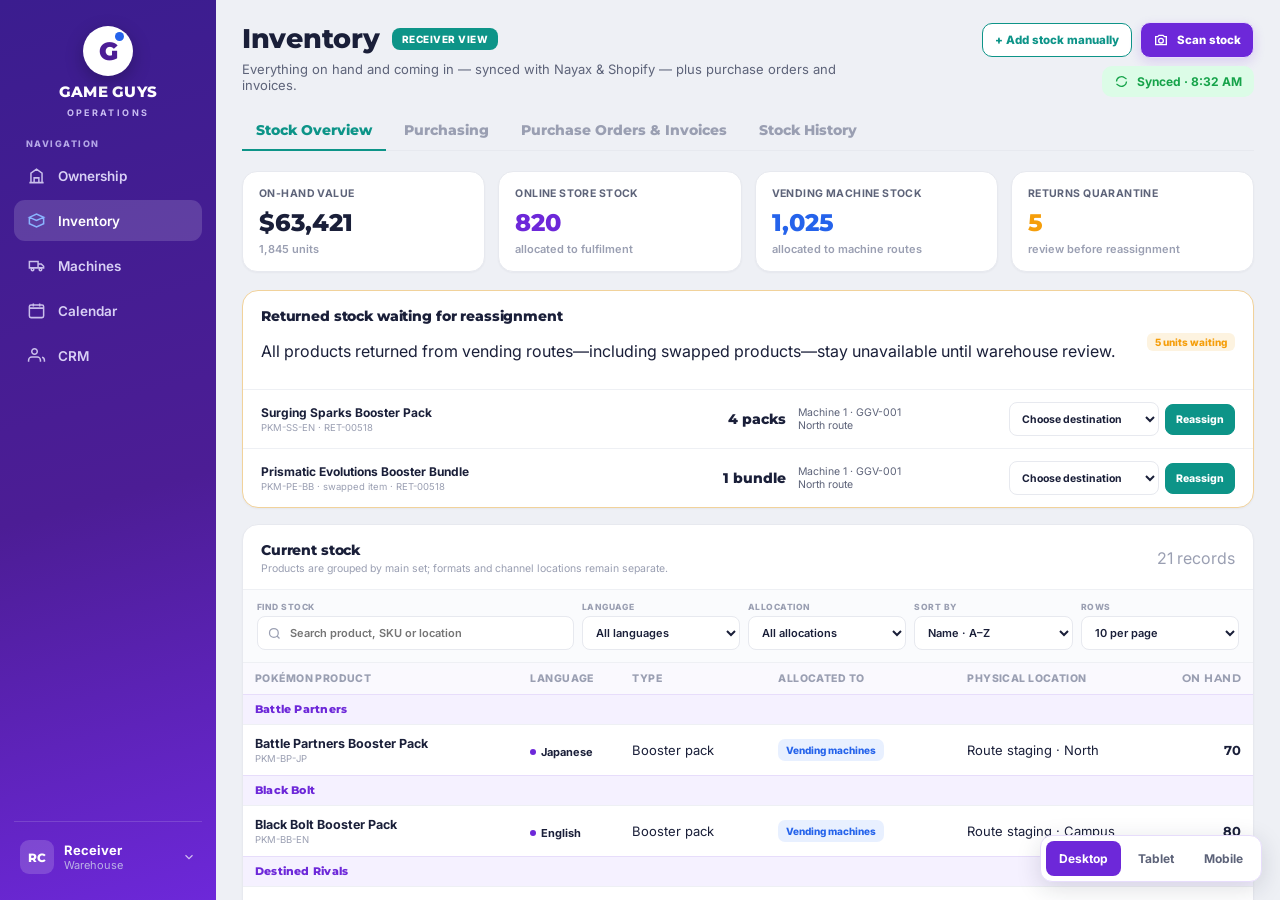
<file: inventory.html>
<!DOCTYPE html>
<html lang="en">
<head>
<meta charset="utf-8" />
<meta name="viewport" content="width=device-width, initial-scale=1" />
<title>Game Guys — Inventory &amp; Stock</title>
<link rel="preconnect" href="https://fonts.googleapis.com">
<link rel="preconnect" href="https://fonts.gstatic.com" crossorigin>
<link href="https://fonts.googleapis.com/css2?family=Montserrat:wght@600;700;800;900&family=Inter:wght@400;500;600;700&display=swap" rel="stylesheet">
<style>
  :root{
    --purple:#6d28d9;--purple-2:#7c3aed;--purple-deep:#4c1d95;--indigo:#3b1d8f;
    --purple-soft:#f3efff;--purple-line:#e7ddfb;
    --blue:#2563eb;--blue-soft:#e8f0ff;
    --bg:#eef0f5;--surface:#fff;--line:#e7e9ef;--line2:#eef0f4;
    --fg:#1a1f39;--fg2:#5d6379;--fg3:#9a9fb2;
    --green:#22c55e;--green-txt:#16a34a;--green-soft:#dcfce7;
    --amber:#f59e0b;--amber-soft:#fdf3e0;--red:#ef4444;--red-soft:#fdeceb;
    --teal:#0d9488;--teal-soft:#d9f5f1;
    --font:"Inter",-apple-system,BlinkMacSystemFont,"Segoe UI",sans-serif;
    --display:"Montserrat","Inter",-apple-system,"Segoe UI",sans-serif;
  }
  *{box-sizing:border-box}
  html,body{margin:0;height:100%;background:var(--bg);color:var(--fg);font-family:var(--font);-webkit-font-smoothing:antialiased}
  h1,h2,h3,.disp{font-family:var(--display);letter-spacing:-.01em;margin:0}
  svg{display:block}
  .app{display:grid;grid-template-columns:216px 1fr;height:100vh;overflow:hidden}
  .side{background:linear-gradient(165deg,var(--indigo),var(--purple-deep) 55%,var(--purple));color:#fff;display:flex;flex-direction:column;padding:20px 14px}
  .logo{display:flex;flex-direction:column;align-items:center;gap:6px;padding:6px 0 16px}
  .logo .mark{width:50px;height:50px;border-radius:50%;background:#fff;display:flex;align-items:center;justify-content:center;position:relative;box-shadow:0 6px 18px rgba(0,0,0,.25)}
  .logo .mark span{font-family:var(--display);font-weight:900;font-size:25px;color:var(--purple-deep)}
  .logo .mark i{position:absolute;top:6px;right:9px;width:9px;height:9px;border-radius:50%;background:var(--blue)}
  .logo .nm{font-family:var(--display);font-weight:800;font-size:15px;letter-spacing:.02em}
  .logo .sb{font-size:9px;font-weight:700;letter-spacing:.26em;color:#c9bdf2}
  .tabhint{font-size:9px;font-weight:800;letter-spacing:.16em;color:#b3a6e6;padding:4px 12px 6px;text-transform:uppercase}
  .nav{display:flex;flex-direction:column;gap:4px}
  .nav a{display:flex;align-items:center;gap:12px;padding:11px 13px;border-radius:11px;color:#d8d0f5;text-decoration:none;font-size:13.5px;font-weight:600}
  .nav a svg{width:19px;height:19px;stroke:currentColor;fill:none;stroke-width:1.9;opacity:.9}
  .nav a.active{background:rgba(255,255,255,.15);color:#fff}
  .nav a.active svg{color:#8ab4ff;opacity:1}
  .side .spacer{flex:1}
  .uwrap{border-top:1px solid rgba(255,255,255,.14);padding-top:12px}
  .user{display:flex;align-items:center;gap:10px;padding:6px}
  .user .av{width:34px;height:34px;border-radius:9px;background:rgba(255,255,255,.16);display:flex;align-items:center;justify-content:center;font-family:var(--display);font-weight:800;font-size:12px}
  .user .who{font-weight:700;font-size:13px}.user .role{font-size:11px;color:#bcb2e6}
  .user .cv{margin-left:auto;opacity:.7}
  .main{display:flex;flex-direction:column;height:100vh;overflow:hidden}
  .content{flex:1;overflow:auto;padding:22px 26px 40px}
  .head{display:flex;align-items:flex-start;justify-content:space-between;gap:16px;margin-bottom:14px}
  h1{font-size:27px;font-weight:800;display:flex;align-items:center;gap:12px}
  .pill{color:#fff;font-size:10px;font-weight:800;letter-spacing:.05em;padding:5px 10px;border-radius:8px;font-family:var(--font)}
  .p-recv{background:var(--teal)}
  .subtitle{font-size:13px;color:var(--fg2);margin-top:6px}
  .head-actions{display:flex;align-items:center;gap:8px;flex-wrap:wrap;justify-content:flex-end}
  .scan-stock-btn{display:inline-flex;align-items:center;gap:8px;border:1px solid var(--purple-line);background:var(--purple);color:#fff;font:800 11.5px var(--font);padding:9px 12px;border-radius:10px;cursor:pointer;box-shadow:0 4px 12px rgba(109,40,217,.16)}
  .scan-stock-btn svg{width:16px;height:16px;stroke:currentColor;fill:none;stroke-width:2}
  .manual-stock-btn{display:inline-flex;align-items:center;gap:7px;border:1px solid var(--teal);background:#fff;color:var(--teal);font:800 11.5px var(--font);padding:9px 12px;border-radius:10px;cursor:pointer}
  .syncchip{display:flex;align-items:center;gap:8px;font-size:12px;font-weight:700;color:var(--green-txt);background:var(--green-soft);padding:8px 12px;border-radius:10px}
  .syncchip svg{width:15px;height:15px;stroke:var(--green-txt);fill:none;stroke-width:2}
  .subtabs{display:flex;gap:4px;border-bottom:1px solid var(--line);margin:6px 0 20px}
  .subtabs button,.subtabs a{border:none;background:none;font-family:var(--display);font-weight:800;font-size:13.5px;color:var(--fg3);padding:11px 14px;cursor:pointer;border-bottom:2.5px solid transparent;margin-bottom:-1px;text-decoration:none;display:inline-block;white-space:nowrap}
  .subtabs a:hover{color:var(--fg2)}
  .subtabs button.on{color:var(--teal);border-bottom-color:var(--teal)}
  .view{display:none}.view.show{display:block}
  .purchasing-embed{background:transparent;min-height:760px}
  .purchasing-frame{display:block;width:100%;min-height:760px;height:1600px;border:0;background:transparent}
  .kpis{display:grid;gap:13px;margin-bottom:18px}
  .k4{grid-template-columns:repeat(4,1fr)}
  .kpi{background:var(--surface);border:1px solid var(--line);border-radius:15px;padding:15px 16px;box-shadow:0 1px 2px rgba(26,31,57,.04)}
  .kpi .l{font-size:10.5px;color:var(--fg2);font-weight:700;text-transform:uppercase;letter-spacing:.04em}
  .kpi .v{font-family:var(--display);font-size:24px;font-weight:800;margin-top:8px}
  .kpi .d{font-size:11px;margin-top:5px;font-weight:600}
  .muted{color:var(--fg3)}
  .card{background:var(--surface);border:1px solid var(--line);border-radius:16px;padding:18px;box-shadow:0 1px 2px rgba(26,31,57,.04);margin-bottom:16px}
  .card h3{font-size:14px;font-weight:800;margin-bottom:4px}
  .card .cap{font-size:11.5px;color:var(--fg3);margin-bottom:14px}
  .card.tight{margin-bottom:0}
  .card.p0{padding:0}
  .card.p0 .ph{display:flex;align-items:center;justify-content:space-between;padding:16px 18px 6px}
  table{width:100%;border-collapse:collapse}
  thead th{font-size:10.5px;font-weight:800;letter-spacing:.04em;text-transform:uppercase;color:var(--fg3);text-align:left;padding:9px 12px;background:#faf9fe}
  tbody td{padding:11px 12px;border-top:1px solid var(--line2);font-size:13px;vertical-align:middle}
  .num{text-align:right;font-family:var(--display);font-weight:700}
  .badge{font-size:10px;font-weight:800;padding:3px 8px;border-radius:6px}
  .b-green{background:var(--green-soft);color:var(--green-txt)}.b-amber{background:var(--amber-soft);color:var(--amber)}
  .b-blue{background:var(--blue-soft);color:var(--blue)}.b-red{background:var(--red-soft);color:var(--red)}.b-purple{background:var(--purple-soft);color:var(--purple)}.b-teal{background:var(--teal-soft);color:var(--teal)}
  .aichip{display:inline-flex;align-items:center;gap:6px;font-size:11px;font-weight:700;color:var(--purple);background:var(--purple-soft);padding:6px 11px;border-radius:9px}
  .lrow{display:flex;align-items:center;gap:13px;padding:12px 0;border-bottom:1px solid var(--line2)}
  .lrow:last-child{border-bottom:none}
  .lrow .thumb{width:38px;height:38px;border-radius:9px;background:var(--purple-soft);color:var(--purple);display:flex;align-items:center;justify-content:center;font-family:var(--display);font-weight:800;font-size:12px;flex:0 0 auto}
  .lrow .nm{font-weight:600;font-size:13px}.lrow .sub{font-size:11px;color:var(--fg3);margin-top:1px}
  .lrow .r{margin-left:auto;text-align:right}
  .drop{border:2px dashed var(--purple-line);border-radius:14px;padding:22px;text-align:center;background:#fff}
  .drop .t{font-family:var(--display);font-weight:800;font-size:14px;color:var(--fg)}
  .drop .s{font-size:11.5px;color:var(--fg2);margin-top:5px}
  .flag{display:inline-flex;align-items:center;gap:5px;font-size:11px;font-weight:700}
  .stock-channel{display:inline-flex;font-size:10px;font-weight:800;padding:5px 8px;border-radius:7px;white-space:nowrap}
  .channel-online{background:var(--purple-soft);color:var(--purple)}
  .channel-vending{background:var(--blue-soft);color:var(--blue)}
  .channel-warehouse{background:var(--green-soft);color:var(--green-txt)}
  .channel-returns{background:var(--amber-soft);color:#b45309}
  .channel-quarantine{background:var(--red-soft);color:var(--red)}
  .return-queue{margin-bottom:16px!important;border-color:#f1d29b!important}
  .return-queue .ph{padding-bottom:12px!important}
  .return-queue-row{display:grid;grid-template-columns:minmax(220px,1.5fr) 100px 150px minmax(260px,1fr);align-items:center;gap:12px;padding:12px 18px;border-top:1px solid var(--line2)}
  .return-queue-row .product b{display:block;font-size:12px}.return-queue-row .product span{display:block;color:var(--fg3);font-size:9.5px;margin-top:2px}
  .return-queue-row .qty{font:800 14px var(--display);text-align:right}
  .return-queue-row .source{font-size:10.5px;color:var(--fg2)}
  .return-assign{display:flex;align-items:center;justify-content:flex-end;gap:6px}
  .return-assign select{height:34px;min-width:150px;border:1px solid var(--line);border-radius:8px;background:#fff;color:var(--fg);font:700 10.5px var(--font);padding:0 8px}
  .return-assign button{border:1px solid var(--teal);background:var(--teal);color:#fff;font:800 10.5px var(--font);padding:8px 10px;border-radius:8px;cursor:pointer}
  .stock-card{margin-bottom:16px!important}
  .stock-card .ph{padding-bottom:14px!important;border-bottom:1px solid var(--line2)}
  .stock-card .ph h3{margin:0 0 3px!important}
  .stock-card .ph p{margin:0;color:var(--fg3);font-size:10.5px}
  .stock-toolbar{display:grid;grid-template-columns:minmax(210px,1.5fr) repeat(4,minmax(125px,.75fr));gap:8px;padding:12px 14px;background:#fafbfd;border-bottom:1px solid var(--line2)}
  .stock-control{min-width:0}
  .stock-control label{display:block;margin:0 0 4px;color:var(--fg3);font-size:8.5px;font-weight:800;letter-spacing:.055em;text-transform:uppercase}
  .stock-control input,.stock-control select{width:100%;height:34px;border:1px solid var(--line);border-radius:8px;background:#fff;color:var(--fg);font:600 11px var(--font);padding:0 9px;outline:none}
  .stock-control input:focus,.stock-control select:focus{border-color:var(--teal);box-shadow:0 0 0 3px rgba(13,148,136,.09)}
  .stock-search{position:relative}
  .stock-search svg{position:absolute;left:10px;bottom:9px;width:15px;height:15px;stroke:var(--fg3);fill:none;stroke-width:2}
  .stock-search input{padding-left:32px}
  .stock-table-wrap{overflow-x:auto}
  .stock-table{min-width:850px}
  .stock-table th.sortable{cursor:pointer;user-select:none}
  .stock-table th.sortable:hover{color:var(--teal)}
  .stock-table tbody tr:hover{background:#fcfbff}
  .stock-table .stock-group-row:hover{background:#f5f1ff}
  .stock-group-row td{padding:8px 12px;background:#f5f1ff;color:var(--purple);font:800 10.5px var(--display);letter-spacing:.02em;border-top:1px solid var(--purple-line)}
  .stock-product b{display:block;font-size:12.5px}
  .stock-product span{display:block;color:var(--fg3);font-size:9.5px;margin-top:2px}
  .stock-language{display:inline-flex;align-items:center;gap:5px;font-size:11px;font-weight:700}
  .stock-language i{width:6px;height:6px;border-radius:50%;background:var(--purple)}
  .stock-table-empty{display:none;text-align:center!important;padding:28px!important;color:var(--fg3)}
  .stock-table-footer{display:flex;align-items:center;justify-content:space-between;gap:12px;padding:11px 14px;border-top:1px solid var(--line2);color:var(--fg2);font-size:10.5px;font-weight:650}
  .stock-pager{display:flex;align-items:center;gap:6px}
  .stock-pager button{border:1px solid var(--line);background:#fff;color:var(--fg2);font:800 10px var(--font);padding:6px 9px;border-radius:7px;cursor:pointer}
  .stock-pager button:disabled{opacity:.4;cursor:not-allowed}
  .stock-pager span{min-width:58px;text-align:center}
  .scan-overlay{position:fixed;inset:0;z-index:80;display:none;align-items:center;justify-content:center;padding:18px;background:rgba(25,20,42,.56);backdrop-filter:blur(4px)}
  .scan-overlay.open{display:flex}
  .scan-dialog{width:min(430px,100%);background:#fff;border:1px solid var(--purple-line);border-radius:17px;box-shadow:0 24px 70px rgba(28,14,58,.3);overflow:hidden}
  .scan-dialog-head{display:flex;align-items:flex-start;gap:12px;padding:18px;border-bottom:1px solid var(--line)}
  .scan-dialog-head .icon{width:40px;height:40px;border-radius:11px;background:var(--purple-soft);color:var(--purple);display:grid;place-items:center;flex:0 0 auto}
  .scan-dialog-head .icon svg{width:20px;height:20px;stroke:currentColor;fill:none;stroke-width:2}
  .scan-dialog-head h3{font-size:15px;margin:1px 0 3px}.scan-dialog-head p{font-size:10.5px;color:var(--fg2);margin:0;line-height:1.4}
  .scan-close{margin-left:auto;border:none;background:#f4f2f7;color:var(--fg2);width:30px;height:30px;border-radius:8px;font-size:18px;cursor:pointer}
  .scan-dialog-body{padding:18px}
  .scan-target{min-height:145px;border:2px dashed var(--purple-line);border-radius:13px;background:var(--purple-soft);display:grid;place-items:center;text-align:center;padding:20px;color:var(--fg2);font-size:11.5px;line-height:1.5}
  .scan-target b{display:block;color:var(--purple);font-family:var(--display);font-size:14px;margin-bottom:5px}
  .scan-dialog-actions{display:flex;justify-content:flex-end;gap:8px;margin-top:14px}
  .manual-stock-form{display:grid;grid-template-columns:1fr 1fr;gap:11px}
  .manual-stock-form .wide{grid-column:1/-1}
  .manual-stock-form label{display:block;margin-bottom:5px;color:var(--fg3);font-size:9px;font-weight:800;text-transform:uppercase;letter-spacing:.04em}
  .manual-stock-form input,.manual-stock-form select,.manual-stock-form textarea{width:100%;border:1px solid var(--line);border-radius:9px;background:#fff;color:var(--fg);font:600 11px var(--font);padding:9px;outline:none}
  .manual-stock-form textarea{min-height:68px;resize:vertical}
  .manual-stock-note{margin-top:12px;padding:10px 11px;border-radius:9px;background:var(--amber-soft);color:#8a4b08;font-size:10.5px;line-height:1.45}
  .manual-stock-saved{display:none;margin-top:12px;padding:10px 11px;border-radius:9px;background:var(--green-soft);color:var(--green-txt);font-size:10.5px;font-weight:800}.manual-stock-saved.show{display:block}
  /* purchase order editing and delivery receiving */
  .po-id{font-family:var(--display);font-weight:800;color:var(--purple)}
  .po-actions{display:flex;justify-content:flex-end;gap:6px;white-space:nowrap}
  .po-action{border:1px solid var(--purple-line);background:#fff;color:var(--purple);font:800 10.5px var(--font);padding:7px 9px;border-radius:8px;cursor:pointer}
  .po-action.receive{background:var(--teal);border-color:var(--teal);color:#fff}
  .po-workspace{display:none;background:#fff;border:1px solid #d8cef5;border-radius:16px;box-shadow:0 8px 28px rgba(76,29,149,.09);margin-top:16px;overflow:hidden}
  .po-workspace.show{display:block}
  .po-workspace-head{display:flex;align-items:center;gap:12px;padding:17px 18px;background:linear-gradient(135deg,#faf8ff,#f2fffd);border-bottom:1px solid var(--line)}
  .po-workspace-head h3{font-size:16px}
  .po-workspace-head p{font-size:11px;color:var(--fg2);margin:4px 0 0}
  .po-workspace-head .spacer{flex:1}
  .po-close{border:1px solid var(--line);background:#fff;color:var(--fg2);font-weight:800;padding:7px 10px;border-radius:8px;cursor:pointer}
  .po-tabs{display:flex;gap:4px;padding:0 18px;border-bottom:1px solid var(--line)}
  .po-tabs button{border:none;background:none;color:var(--fg3);font:800 12px var(--display);padding:12px 10px 10px;border-bottom:2.5px solid transparent;cursor:pointer}
  .po-tabs button.on{color:var(--teal);border-bottom-color:var(--teal)}
  .po-panel{display:none;padding:18px}.po-panel.show{display:block}
  .form-grid{display:grid;grid-template-columns:repeat(4,minmax(0,1fr));gap:12px;margin-bottom:16px}
  .form-field label{display:block;font-size:9.5px;text-transform:uppercase;letter-spacing:.05em;color:var(--fg3);font-weight:800;margin-bottom:6px}
  .form-field input,.form-field select,.form-field textarea,.edit-table input,.receipt-table input,.receipt-table select{width:100%;border:1px solid var(--line);background:#fff;color:var(--fg);font:600 12px var(--font);padding:9px 10px;border-radius:8px;outline:none}
  .form-field input:focus,.form-field select:focus,.form-field textarea:focus,.edit-table input:focus,.receipt-table input:focus,.receipt-table select:focus{border-color:var(--teal);box-shadow:0 0 0 3px rgba(13,148,136,.1)}
  .form-field.wide{grid-column:span 2}
  .form-field textarea{min-height:70px;resize:vertical}
  .edit-table,.receipt-table{border:1px solid var(--line);border-radius:12px;overflow:hidden}
  .edit-table input{padding:7px 8px}
  .edit-table .remove-line{border:none;background:var(--red-soft);color:var(--red);font-weight:900;width:28px;height:28px;border-radius:7px;cursor:pointer}
  .panel-actions{display:flex;align-items:center;gap:8px;margin-top:14px}
  .panel-actions .spacer{flex:1}
  .btn-secondary,.btn-primary,.btn-teal{border:1px solid var(--line);background:#fff;color:var(--fg2);font:800 11.5px var(--font);padding:9px 12px;border-radius:9px;cursor:pointer}
  .btn-primary{background:var(--purple);border-color:var(--purple);color:#fff}
  .btn-teal{background:var(--teal);border-color:var(--teal);color:#fff}
  .btn-teal:disabled{opacity:.45;cursor:not-allowed}
  .save-message{display:none;color:var(--green-txt);background:var(--green-soft);font-size:11px;font-weight:800;padding:7px 9px;border-radius:8px}
  .save-message.show{display:inline-flex}
  .receive-guide{display:flex;align-items:flex-start;gap:10px;background:var(--teal-soft);color:var(--fg2);font-size:11px;line-height:1.5;padding:11px 12px;border-radius:10px;margin-bottom:12px}
  .receive-guide b{color:var(--teal)}
  .receive-commandbar{display:flex;align-items:center;gap:8px;margin-bottom:10px;padding:9px 10px;border:1px solid var(--line);border-radius:10px;background:#fafbfd}
  .receive-commandbar .context{font-size:10.5px;color:var(--fg2);font-weight:700}.receive-commandbar .context b{color:var(--fg)}
  .receive-commandbar .spacer{flex:1}
  .receive-commandbar button{border:1px solid var(--line);background:#fff;color:var(--fg2);font:800 10.5px var(--font);padding:7px 9px;border-radius:8px;cursor:pointer}
  .receive-commandbar button.primary-shortcut{border-color:#bce4de;background:#effbf9;color:var(--teal)}
  .receive-commandbar button:disabled{opacity:.45;cursor:not-allowed}
  .receipt-table table{table-layout:fixed;min-width:760px}
  .receipt-table th{text-align:left;padding:10px 14px}
  .receipt-table th:nth-child(1){width:31%}.receipt-table th:nth-child(2){width:31%}.receipt-table th:nth-child(3){width:38%}
  .receipt-table td{padding:14px;vertical-align:top;text-align:left}
  .receipt-table input[type="number"]{width:100%;text-align:center;padding:7px 5px}
  .receipt-table select{min-width:0;padding:7px 6px}
  .receipt-table .receipt-damage-reason{min-width:0;font-size:10px;padding:7px 6px}
  .receipt-table output{font-family:var(--display);font-weight:800}
  .receipt-item{min-width:0}.receipt-item b{display:block;font-size:12.5px}.receipt-item>span{display:block;color:var(--fg3);font-size:10px;margin-top:3px}
  .receipt-balance{display:grid;grid-template-columns:repeat(3,1fr);gap:6px;margin-top:11px}
  .receipt-balance span{display:block;color:var(--fg3);font-size:8.5px;font-weight:800;text-transform:uppercase;letter-spacing:.04em}
  .receipt-balance b,.receipt-balance output{display:block;color:var(--fg);font-family:var(--display);font-size:12px;margin-top:2px}
  .receipt-entry{display:grid;grid-template-columns:1fr 1fr;gap:7px}
  .receipt-entry label,.allocation-fields label{display:block;font-size:8.5px;color:var(--fg3);font-weight:800;text-transform:uppercase;letter-spacing:.035em}
  .receipt-entry label input,.receipt-entry label select{margin-top:4px}
  .damage-reason-field{display:none;grid-column:1/-1}.receipt-table tr.has-damage .damage-reason-field{display:block}
  .good-calculation{display:flex;align-items:center;justify-content:space-between;gap:8px;margin-top:8px;padding:8px 9px;border-radius:8px;background:#f3fbf9;color:var(--fg2);font-size:10px;font-weight:700}
  .good-calculation output{color:var(--teal);font-size:15px}
  .damage-input{border-color:#f2b8b8!important;background:#fffafa!important;color:var(--red)!important}
  .allocation{min-width:0}
  .allocation>select{width:100%}
  .allocation-fields{display:grid;grid-template-columns:1fr 1fr;gap:5px;margin-top:6px}
  .allocation-fields input{width:100%!important;margin-top:3px}
  .receipt-table tr.allocation-invalid{background:#fff8ed}
  .allocation-warning{display:none;color:#b45309;font-size:9px;font-weight:800;margin-top:5px}
  .receipt-table tr.allocation-invalid .allocation-warning{display:block}
  .receipt-summary{display:grid;grid-template-columns:repeat(4,1fr);gap:8px;margin-top:14px}
  .receipt-summary div{border:1px solid var(--line);border-radius:10px;padding:10px;background:#fafbfd}
  .receipt-summary span{display:block;font-size:9px;color:var(--fg3);font-weight:800;text-transform:uppercase}
  .receipt-summary b{display:block;font-family:var(--display);font-size:17px;margin-top:5px}
  .receipt-summary .damaged b{color:var(--red)}.receipt-summary .due b{color:var(--amber)}
  .receipt-confirmation{display:none;margin-top:14px;background:#f0fff5;border:1px solid #c9ead4;border-radius:11px;padding:12px;color:var(--green-txt);font-size:11.5px;font-weight:700;line-height:1.45}
  .receipt-confirmation.show{display:block}
  /* route returns recorded by fillers */
  .return-hero{display:grid;grid-template-columns:1.3fr 1fr;gap:16px;margin-bottom:16px}
  .return-callout{background:linear-gradient(135deg,#fff 0%,#effdf4 100%);border:1px solid #c9ead4;border-radius:16px;padding:18px;display:flex;gap:14px;align-items:flex-start}
  .return-callout .ic{width:44px;height:44px;border-radius:12px;background:var(--green);display:flex;align-items:center;justify-content:center;flex:0 0 auto}
  .return-callout .ic svg{width:22px;height:22px;stroke:#fff;fill:none;stroke-width:2}
  .return-callout h3{font-size:15px;margin:0}
  .return-callout p{font-size:11.5px;color:var(--fg2);line-height:1.5;margin:5px 0 0}
  .return-flow{display:flex;align-items:center;gap:7px;margin-top:12px;flex-wrap:wrap}
  .return-flow span{background:#fff;border:1px solid #c9ead4;color:var(--fg2);font-size:10px;font-weight:700;padding:5px 7px;border-radius:7px}
  .return-flow b{color:var(--green-txt);font-size:12px}
  .return-rule{background:#fff;border:1px solid var(--line);border-radius:16px;padding:18px}
  .return-rule h3{font-size:14px}
  .return-rule ul{padding:0;margin:10px 0 0;list-style:none;display:grid;gap:8px}
  .return-rule li{display:flex;gap:8px;font-size:11.5px;color:var(--fg2);line-height:1.4}
  .return-rule li svg{width:15px;height:15px;stroke:var(--teal);fill:none;stroke-width:2.2;flex:0 0 auto;margin-top:1px}
  .return-batch{background:#fff;border:1px solid var(--line);border-radius:16px;overflow:hidden;box-shadow:0 1px 2px rgba(26,31,57,.04)}
  .return-batch .bh{display:flex;align-items:center;gap:13px;padding:16px 18px;border-bottom:1px solid var(--line2);flex-wrap:wrap}
  .return-batch .bid{font-family:var(--display);font-size:15px;font-weight:800}
  .return-batch .route{font-size:11.5px;color:var(--fg2)}
  .return-batch .when{margin-left:auto;text-align:right;font-size:10.5px;color:var(--fg3);line-height:1.4}
  .returned-by{display:inline-flex;align-items:center;gap:7px;font-size:11px;font-weight:700;color:var(--fg2)}
  .returned-by .av2{width:25px;height:25px;border-radius:7px;background:var(--blue-soft);color:var(--blue);display:flex;align-items:center;justify-content:center;font-size:9px;font-weight:800}
  .move{font-family:var(--display);font-weight:800;color:var(--green-txt)}
  .movement-note{display:flex;align-items:center;gap:8px;padding:12px 18px;background:#f5fff8;border-top:1px solid #d9f1e1;font-size:10.5px;color:var(--fg2)}
  .movement-note svg{width:15px;height:15px;stroke:var(--green-txt);fill:none;stroke-width:2.2;flex:0 0 auto}
  .audit-ref{font-family:var(--display);font-size:10px;font-weight:800;color:var(--fg3)}
  /* running stock history */
  .history-callout{display:flex;align-items:flex-start;gap:13px;padding:16px 18px;margin-bottom:14px;background:linear-gradient(135deg,#fff 0%,#effbf9 100%);border:1px solid #c9eadf;border-radius:14px}
  .history-callout .ic{width:40px;height:40px;border-radius:11px;background:var(--teal);color:#fff;display:grid;place-items:center;flex:0 0 auto}
  .history-callout .ic svg{width:20px;height:20px;stroke:currentColor;fill:none;stroke-width:2}
  .history-callout h3{font-size:14px;margin:0}.history-callout p{font-size:11px;color:var(--fg2);line-height:1.5;margin:4px 0 0}
  .history-callout .history-rule{margin-left:auto;max-width:305px;padding:8px 10px;border-radius:9px;background:#fff;border:1px solid #d9eee9;color:var(--teal);font-size:10px;font-weight:750;line-height:1.45}
  .history-card{background:#fff;border:1px solid var(--line);border-radius:16px;overflow:hidden;box-shadow:0 1px 2px rgba(26,31,57,.04)}
  .history-card-head{display:flex;align-items:center;justify-content:space-between;gap:12px;padding:15px 17px;border-bottom:1px solid var(--line2)}
  .history-card-head h3{font-size:14px}.history-card-head p{font-size:10.5px;color:var(--fg3);margin:3px 0 0}
  .history-count{font-size:10px;color:var(--fg2);font-weight:750;white-space:nowrap}
  .history-toolbar{display:grid;grid-template-columns:minmax(220px,1.4fr) repeat(3,minmax(140px,.7fr));gap:8px;padding:11px 14px;background:#fafbfd;border-bottom:1px solid var(--line2)}
  .history-control label{display:block;margin:0 0 4px;color:var(--fg3);font-size:8.5px;font-weight:800;text-transform:uppercase;letter-spacing:.05em}
  .history-control input,.history-control select{width:100%;height:34px;border:1px solid var(--line);border-radius:8px;background:#fff;color:var(--fg);font:600 11px var(--font);padding:0 9px;outline:none}
  .history-control input:focus,.history-control select:focus{border-color:var(--teal);box-shadow:0 0 0 3px rgba(13,148,136,.09)}
  .history-table-wrap{overflow-x:auto}
  .history-table{min-width:1050px}
  .history-table td{font-size:11px;padding:11px 10px;vertical-align:middle}
  .history-time b{display:block;color:var(--fg);font-size:10.5px}.history-time span{display:block;color:var(--fg3);font-size:9.5px;margin-top:2px}
  .movement-type{display:inline-flex;align-items:center;gap:5px;padding:5px 7px;border-radius:7px;font-size:9px;font-weight:850;white-space:nowrap}
  .movement-type.return{background:var(--green-soft);color:var(--green-txt)}
  .movement-type.receive{background:var(--purple-soft);color:var(--purple)}
  .movement-type.fill{background:var(--blue-soft);color:var(--blue)}
  .movement-type.damage{background:var(--red-soft);color:var(--red)}
  .movement-type.transfer{background:var(--amber-soft);color:#a65a00}
  .movement-type.adjustment{background:#eef0f4;color:var(--fg2)}
  .history-product b{display:block;font-size:11px}.history-product span,.history-place span{display:block;color:var(--fg3);font-size:9.5px;margin-top:2px}
  .history-place b{display:block;font-size:10.5px;font-weight:700}
  .history-arrow{color:var(--fg3);font-weight:900;text-align:center}
  .history-delta{font-family:var(--display);font-size:13px;font-weight:850;text-align:right;white-space:nowrap}
  .history-delta.positive{color:var(--green-txt)}.history-delta.negative{color:var(--red)}.history-delta.neutral{color:var(--blue)}
  .history-ref{font-family:var(--display);font-size:10px;font-weight:800;color:var(--purple);white-space:nowrap}
  .history-balance{font-weight:750;text-align:right;white-space:nowrap}.history-balance span{display:block;color:var(--fg3);font-size:9px;font-weight:600;margin-top:2px}
  .history-empty{display:none;text-align:center!important;color:var(--fg3);padding:28px!important}
  .stock-return-note{color:var(--green-txt)!important;font-weight:700}
  /* ---------- mobile ---------- */
  @media (max-width:860px){
    html,body{height:auto;overflow-y:auto}
    .app{display:flex;flex-direction:column;height:auto;overflow:visible}
    .side{flex-direction:row;align-items:center;gap:10px;padding:9px 12px;overflow-x:auto;position:sticky;top:0;z-index:30}
    .logo{flex-direction:row;align-items:center;gap:8px;padding:0;flex:0 0 auto}
    .logo .mark{width:32px;height:32px;box-shadow:none}.logo .mark span{font-size:16px}
    .logo .nm{font-size:12.5px}.logo .sb,.tabhint{display:none}
    .nav{flex-direction:row;gap:6px;flex:0 0 auto}
    .nav a{padding:8px 11px;font-size:12.5px;white-space:nowrap;border-radius:9px;gap:8px}
    .nav a svg{width:16px;height:16px}
    .side .spacer,.uwrap{display:none}
    .main{height:auto;overflow:visible}
    .content{overflow:visible;padding:14px}
    .head{flex-direction:column;align-items:flex-start;gap:8px;margin-bottom:14px}
    h1{font-size:21px}
    .content table{display:block;overflow-x:auto;-webkit-overflow-scrolling:touch;white-space:nowrap}
    .k4{grid-template-columns:repeat(2,1fr)}
    .stock-toolbar{grid-template-columns:repeat(2,minmax(0,1fr))}
    .stock-search{grid-column:1/-1}
    .history-toolbar{grid-template-columns:repeat(2,minmax(0,1fr))}.history-toolbar .history-search{grid-column:1/-1}
    .return-hero{grid-template-columns:1fr}
    .form-grid{grid-template-columns:repeat(2,minmax(0,1fr))}
    .receipt-summary{grid-template-columns:repeat(2,1fr)}
    .po-workspace-head{align-items:flex-start;flex-wrap:wrap}
  }
  @media (max-width:860px){.return-queue-row{grid-template-columns:1fr auto}.return-queue-row .source{grid-column:1}.return-assign{grid-column:1/-1;justify-content:flex-start}}
  @media (max-width:520px){ .k4,.form-grid,.receipt-summary,.stock-toolbar,.history-toolbar{grid-template-columns:1fr}.stock-search,.history-toolbar .history-search{grid-column:auto}.form-field.wide{grid-column:auto}.panel-actions,.receive-commandbar{flex-wrap:wrap}.receive-commandbar .context{width:100%}.stock-table-footer{align-items:flex-start;flex-direction:column}.head-actions{justify-content:flex-start}.return-queue-row{grid-template-columns:1fr}.return-queue-row .qty{text-align:left}.return-assign{grid-column:auto;align-items:stretch;flex-direction:column}.return-assign select{width:100%} }
</style>
<link rel="stylesheet" href="device-preview.css?v=20260924.1">
<script src="device-preview.js?v=20260924.1" defer></script>
</head>
<body>
<div class="app">
  <aside class="side">
    <div class="logo"><div class="mark"><span>G</span><i></i></div><div class="nm">GAME GUYS</div><div class="sb">OPERATIONS</div></div>
    <div class="tabhint">Navigation</div>
    <nav class="nav">
      <a href="ownership.html"><svg viewBox="0 0 24 24"><path d="M3 21h18M5 21V9l7-5 7 5v12M9 21v-6h6v6"/></svg> Ownership</a>
      <a href="inventory.html" class="active"><svg viewBox="0 0 24 24"><path d="M3 8l9-4 9 4-9 4-9-4zM3 8v8l9 4 9-4V8"/></svg> Inventory</a>
      <a href="machines.html"><svg viewBox="0 0 24 24"><path d="M3 7h11v8H3zM14 10h4l3 3v2h-7z"/><circle cx="7" cy="17" r="1.6"/><circle cx="17" cy="17" r="1.6"/></svg> Machines</a>
      <a href="miscellaneous.html"><svg viewBox="0 0 24 24"><rect x="3" y="5" width="18" height="16" rx="2"/><path d="M3 9h18M8 3v4M16 3v4"/></svg> Calendar</a>
      <a href="crm.html"><svg viewBox="0 0 24 24"><path d="M17 20v-2a4 4 0 0 0-4-4H6a4 4 0 0 0-4 4v2"/><circle cx="9.5" cy="7" r="3.5"/><path d="M22 20v-2a4 4 0 0 0-3-3.9"/></svg> CRM</a>
    </nav>
    <div class="spacer"></div>
    <div class="uwrap"><div class="user"><div class="av">RC</div><div><div class="who">Receiver</div><div class="role">Warehouse</div></div>
      <svg class="cv" width="14" height="14" viewBox="0 0 24 24" fill="none" stroke="#fff" stroke-width="2"><path d="M6 9l6 6 6-6"/></svg></div></div>
  </aside>

  <div class="main">
    <div class="content">
      <div class="head">
        <div><h1>Inventory <span class="pill p-recv">RECEIVER VIEW</span></h1>
        <div class="subtitle">Everything on hand and coming in — synced with Nayax &amp; Shopify — plus purchase orders and invoices.</div></div>
        <div class="head-actions">
          <button class="manual-stock-btn" id="manual-stock" type="button">+ Add stock manually</button>
          <button class="scan-stock-btn" id="scan-stock" type="button"><svg viewBox="0 0 24 24"><path d="M4 7h3l2-2h6l2 2h3v12H4z"/><circle cx="12" cy="13" r="3.5"/></svg> Scan stock</button>
          <div class="syncchip"><svg viewBox="0 0 24 24"><path d="M4 12a8 8 0 0 1 13-6l3 2M20 12a8 8 0 0 1-13 6l-3-2"/></svg> Synced · 8:32 AM</div>
        </div>
      </div>

      <div class="subtabs">
        <button class="on" data-v="stock">Stock Overview</button>
        <button id="purchasing-tab" data-v="purchasing">Purchasing</button>
        <button data-v="po">Purchase Orders &amp; Invoices</button>
        <button data-v="history">Stock History</button>
      </div>

      <!-- ===== 2.a STOCK OVERVIEW ===== -->
      <section class="view show" id="v-stock">
        <div class="kpis k4">
          <div class="kpi"><div class="l">On-hand value</div><div class="v">$63,421</div><div class="d muted">1,845 units</div></div>
          <div class="kpi"><div class="l">Online store stock</div><div class="v" style="color:var(--purple)">820</div><div class="d muted">allocated to fulfilment</div></div>
          <div class="kpi"><div class="l">Vending machine stock</div><div class="v" style="color:var(--blue)">1,025</div><div class="d muted">allocated to machine routes</div></div>
          <div class="kpi"><div class="l">Returns quarantine</div><div class="v" style="color:var(--amber)">5</div><div class="d muted">review before reassignment</div></div>
        </div>

        <div class="card tight p0 return-queue">
          <div class="ph"><div><h3>Returned stock waiting for reassignment</h3><p>All products returned from vending routes—including swapped products—stay unavailable until warehouse review.</p></div><span class="badge b-amber">5 units waiting</span></div>
          <div class="return-queue-row">
            <div class="product"><b>Surging Sparks Booster Pack</b><span>PKM-SS-EN · RET-00518</span></div><div class="qty">4 packs</div><div class="source">Machine 1 · GGV-001<br>North route</div><div class="return-assign"><select aria-label="Reassign Surging Sparks"><option value="">Choose destination</option><option>Online store</option><option>Vending machines</option></select><button type="button" data-reassign-return="Surging Sparks Booster Pack">Reassign</button></div>
          </div>
          <div class="return-queue-row">
            <div class="product"><b>Prismatic Evolutions Booster Bundle</b><span>PKM-PE-BB · swapped item · RET-00518</span></div><div class="qty">1 bundle</div><div class="source">Machine 1 · GGV-001<br>North route</div><div class="return-assign"><select aria-label="Reassign Prismatic Evolutions"><option value="">Choose destination</option><option>Online store</option><option>Vending machines</option></select><button type="button" data-reassign-return="Prismatic Evolutions Booster Bundle">Reassign</button></div>
          </div>
          <div class="manual-stock-saved" id="return-reassign-status" role="status" style="margin:0 18px 14px"></div>
        </div>

        <div class="card tight p0 stock-card">
          <div class="ph"><div><h3>Current stock</h3><p>Products are grouped by main set; formats and channel locations remain separate.</p></div><span class="muted" id="stock-result-count">20 records</span></div>
          <div class="stock-toolbar" aria-label="Current stock controls">
            <div class="stock-control stock-search"><label for="stock-search">Find stock</label><svg viewBox="0 0 24 24"><circle cx="11" cy="11" r="7"/><path d="M20 20l-4-4"/></svg><input id="stock-search" type="search" placeholder="Search product, SKU or location"></div>
            <div class="stock-control"><label for="stock-language">Language</label><select id="stock-language"><option value="all">All languages</option><option value="English">English</option><option value="Japanese">Japanese</option><option value="Korean">Korean</option></select></div>
            <div class="stock-control"><label for="stock-allocation">Allocation</label><select id="stock-allocation"><option value="all">All allocations</option><option value="online">Online store</option><option value="vending">Vending machines</option><option value="warehouse">Warehouse · unallocated</option><option value="returns">Returns quarantine</option><option value="quarantine">Damage quarantine</option></select></div>
            <div class="stock-control"><label for="stock-sort">Sort by</label><select id="stock-sort"><option value="name-asc">Name · A–Z</option><option value="name-desc">Name · Z–A</option><option value="language">Language</option><option value="qty-desc">On hand · high to low</option><option value="qty-asc">On hand · low to high</option></select></div>
            <div class="stock-control"><label for="stock-page-size">Rows</label><select id="stock-page-size"><option value="10" selected>10 per page</option><option value="25">25 per page</option></select></div>
          </div>
          <div class="stock-table-wrap">
            <table class="stock-table" id="stock-table">
              <thead><tr><th>Pokémon product</th><th>Language</th><th>Type</th><th>Allocated to</th><th>Physical location</th><th class="num">On hand</th></tr></thead>
              <tbody id="stock-table-body">
                <tr data-stock-row data-name="Surging Sparks Booster Pack" data-language="English" data-allocation="online" data-on-hand="240"><td class="stock-product"><b>Surging Sparks Booster Pack</b><span>PKM-SS-EN</span></td><td><span class="stock-language"><i></i>English</span></td><td>Booster pack</td><td><span class="stock-channel channel-online">Online store</span></td><td>Fulfilment shelf A-04</td><td class="num">240</td></tr>
                <tr data-stock-row data-name="Surging Sparks Booster Pack" data-language="English" data-allocation="vending" data-on-hand="180"><td class="stock-product"><b>Surging Sparks Booster Pack</b><span>PKM-SS-EN</span></td><td><span class="stock-language"><i></i>English</span></td><td>Booster pack</td><td><span class="stock-channel channel-vending">Vending machines</span></td><td>Route staging · North</td><td class="num">180</td></tr>
                <tr data-stock-row data-name="Destined Rivals Booster Pack" data-language="English" data-allocation="online" data-on-hand="82"><td class="stock-product"><b>Destined Rivals Booster Pack</b><span>PKM-DR-EN</span></td><td><span class="stock-language"><i></i>English</span></td><td>Booster pack</td><td><span class="stock-channel channel-online">Online store</span></td><td>Fulfilment shelf A-06</td><td class="num">82</td></tr>
                <tr data-stock-row data-name="Destined Rivals Booster Pack" data-language="English" data-allocation="vending" data-on-hand="114"><td class="stock-product"><b>Destined Rivals Booster Pack</b><span>PKM-DR-EN</span></td><td><span class="stock-language"><i></i>English</span></td><td>Booster pack</td><td><span class="stock-channel channel-vending">Vending machines</span></td><td>Route staging · East</td><td class="num">114</td></tr>
                <tr data-stock-row data-name="Pokémon Card 151 Booster Pack" data-language="Japanese" data-allocation="online" data-on-hand="180"><td class="stock-product"><b>Pokémon Card 151 Booster Pack</b><span>PKM-151-JP</span></td><td><span class="stock-language"><i></i>Japanese</span></td><td>Booster pack</td><td><span class="stock-channel channel-online">Online store</span></td><td>Fulfilment shelf J-02</td><td class="num">180</td></tr>
                <tr data-stock-row data-name="Pokémon Card 151 Booster Pack" data-language="Japanese" data-allocation="vending" data-on-hand="72"><td class="stock-product"><b>Pokémon Card 151 Booster Pack</b><span>PKM-151-JP</span></td><td><span class="stock-language"><i></i>Japanese</span></td><td>Booster pack</td><td><span class="stock-channel channel-vending">Vending machines</span></td><td>Route staging · North</td><td class="num">72</td></tr>
                <tr data-stock-row data-name="Prismatic Evolutions Booster Bundle" data-language="English" data-allocation="online" data-on-hand="64"><td class="stock-product"><b>Prismatic Evolutions Booster Bundle</b><span>PKM-PE-EN</span></td><td><span class="stock-language"><i></i>English</span></td><td>Booster bundle</td><td><span class="stock-channel channel-online">Online store</span></td><td>Secure shelf E-01</td><td class="num">64</td></tr>
                <tr data-stock-row data-name="Prismatic Evolutions Booster Bundle" data-language="English" data-allocation="vending" data-on-hand="45"><td class="stock-product"><b>Prismatic Evolutions Booster Bundle</b><span>PKM-PE-EN</span></td><td><span class="stock-language"><i></i>English</span></td><td>Booster bundle</td><td><span class="stock-channel channel-vending">Vending machines</span></td><td>Route staging · Campus</td><td class="num">45</td></tr>
                <tr data-stock-row data-name="Journey Together Booster Pack" data-language="English" data-allocation="vending" data-on-hand="0"><td class="stock-product"><b>Journey Together Booster Pack</b><span>PKM-JT-EN</span></td><td><span class="stock-language"><i></i>English</span></td><td>Booster pack</td><td><span class="stock-channel channel-vending">Vending machines</span></td><td>Route staging · East</td><td class="num">0</td></tr>
                <tr data-stock-row data-name="Journey Together Elite Trainer Box" data-language="English" data-allocation="online" data-on-hand="60"><td class="stock-product"><b>Journey Together Elite Trainer Box</b><span>PKM-JT-ETB-EN</span></td><td><span class="stock-language"><i></i>English</span></td><td>Elite Trainer Box</td><td><span class="stock-channel channel-online">Online store</span></td><td>Secure shelf E-04</td><td class="num">60</td></tr>
                <tr data-stock-row data-name="Terastal Festival ex Booster Pack" data-language="Japanese" data-allocation="online" data-on-hand="96"><td class="stock-product"><b>Terastal Festival ex Booster Pack</b><span>PKM-TF-JP</span></td><td><span class="stock-language"><i></i>Japanese</span></td><td>Booster pack</td><td><span class="stock-channel channel-online">Online store</span></td><td>Fulfilment shelf J-04</td><td class="num">96</td></tr>
                <tr data-stock-row data-name="Battle Partners Booster Pack" data-language="Japanese" data-allocation="vending" data-on-hand="70"><td class="stock-product"><b>Battle Partners Booster Pack</b><span>PKM-BP-JP</span></td><td><span class="stock-language"><i></i>Japanese</span></td><td>Booster pack</td><td><span class="stock-channel channel-vending">Vending machines</span></td><td>Route staging · North</td><td class="num">70</td></tr>
                <tr data-stock-row data-name="Glory of Team Rocket Booster Pack" data-language="Japanese" data-allocation="vending" data-on-hand="48"><td class="stock-product"><b>Glory of Team Rocket Booster Pack</b><span>PKM-GTR-JP</span></td><td><span class="stock-language"><i></i>Japanese</span></td><td>Booster pack</td><td><span class="stock-channel channel-vending">Vending machines</span></td><td>Route staging · East</td><td class="num">48</td></tr>
                <tr data-stock-row data-name="Mega Brave Booster Pack" data-language="Japanese" data-allocation="online" data-on-hand="120"><td class="stock-product"><b>Mega Brave Booster Pack</b><span>PKM-MB-JP</span></td><td><span class="stock-language"><i></i>Japanese</span></td><td>Booster pack</td><td><span class="stock-channel channel-online">Online store</span></td><td>Fulfilment shelf J-06</td><td class="num">120</td></tr>
                <tr data-stock-row data-name="Mega Symphonia Booster Pack" data-language="Japanese" data-allocation="online" data-on-hand="110"><td class="stock-product"><b>Mega Symphonia Booster Pack</b><span>PKM-MS-JP</span></td><td><span class="stock-language"><i></i>Japanese</span></td><td>Booster pack</td><td><span class="stock-channel channel-online">Online store</span></td><td>Fulfilment shelf J-07</td><td class="num">110</td></tr>
                <tr data-stock-row data-name="Surging Sparks Booster Pack" data-language="English" data-allocation="returns" data-on-hand="4"><td class="stock-product"><b>Surging Sparks Booster Pack</b><span class="stock-return-note">PKM-SS-EN · RET-00518 · pending review</span></td><td><span class="stock-language"><i></i>English</span></td><td>Booster pack</td><td><span class="stock-channel channel-returns">Returns quarantine</span></td><td>Returns bench R-01</td><td class="num">4</td></tr>
                <tr data-stock-row data-name="Prismatic Evolutions Booster Bundle" data-language="English" data-allocation="returns" data-on-hand="1"><td class="stock-product"><b>Prismatic Evolutions Booster Bundle</b><span class="stock-return-note">PKM-PE-BB · swapped item · RET-00518</span></td><td><span class="stock-language"><i></i>English</span></td><td>Booster bundle</td><td><span class="stock-channel channel-returns">Returns quarantine</span></td><td>Returns bench R-01</td><td class="num">1</td></tr>
                <tr data-stock-row data-name="Destined Rivals Booster Pack" data-language="English" data-allocation="quarantine" data-on-hand="2"><td class="stock-product"><b>Destined Rivals Booster Pack</b><span>PKM-DR-EN</span></td><td><span class="stock-language"><i></i>English</span></td><td>Booster pack</td><td><span class="stock-channel channel-quarantine">Damage quarantine</span></td><td>Damage cage Q-01</td><td class="num">2</td></tr>
                <tr data-stock-row data-name="Heat Wave Arena Booster Pack" data-language="Japanese" data-allocation="warehouse" data-on-hand="38"><td class="stock-product"><b>Heat Wave Arena Booster Pack</b><span>PKM-HWA-JP</span></td><td><span class="stock-language"><i></i>Japanese</span></td><td>Booster pack</td><td><span class="stock-channel channel-warehouse">Warehouse · unallocated</span></td><td>Returns bench R-02</td><td class="num">38</td></tr>
                <tr data-stock-row data-name="White Flare Booster Pack" data-language="English" data-allocation="online" data-on-hand="90"><td class="stock-product"><b>White Flare Booster Pack</b><span>PKM-WF-EN</span></td><td><span class="stock-language"><i></i>English</span></td><td>Booster pack</td><td><span class="stock-channel channel-online">Online store</span></td><td>Fulfilment shelf A-08</td><td class="num">90</td></tr>
                <tr data-stock-row data-name="Black Bolt Booster Pack" data-language="English" data-allocation="vending" data-on-hand="80"><td class="stock-product"><b>Black Bolt Booster Pack</b><span>PKM-BB-EN</span></td><td><span class="stock-language"><i></i>English</span></td><td>Booster pack</td><td><span class="stock-channel channel-vending">Vending machines</span></td><td>Route staging · Campus</td><td class="num">80</td></tr>
                <tr id="stock-empty-row"><td class="stock-table-empty" colspan="6">No stock records match these filters.</td></tr>
              </tbody>
            </table>
          </div>
          <div class="stock-table-footer"><span id="stock-page-status">Showing 1–10 of 20 records</span><div class="stock-pager"><button id="stock-prev" type="button">Previous</button><span id="stock-page-label">Page 1 of 2</span><button id="stock-next" type="button">Next</button></div></div>
        </div>

        <div class="card tight p0" hidden aria-hidden="true">
          <div class="ph"><h3 style="margin:0">Incoming stock</h3><span class="muted" style="font-size:11px">Synced from Nayax + Shopify — for receivers</span></div>
          <div style="padding:0 18px 8px">
            <div class="lrow"><div class="thumb">SV</div><div><div class="nm">Surging Sparks (EN) — Booster box</div><div class="sub">PO-1042 · TCG Direct</div></div><div class="r"><span class="badge b-blue">In transit</span><div class="sub">ETA 26 May · 240 units</div></div></div>
            <div class="lrow"><div class="thumb">DR</div><div><div class="nm">Destined Rivals (EN) — Booster box</div><div class="sub">PO-1039 · PokéJapan Direct</div></div><div class="r"><span class="badge b-amber">Customs</span><div class="sub">ETA 28 May · 600 packs</div></div></div>
            <div class="lrow"><div class="thumb">JT</div><div><div class="nm">Journey Together — Elite Trainer Box</div><div class="sub">PO-1044 · Pokémon Centre AU</div></div><div class="r"><span class="badge b-green">Arrived</span><div class="sub">Ready to receive · 60 boxes</div></div></div>
            <div class="lrow"><div class="thumb">PE</div><div><div class="nm">Prismatic Evolutions — Booster Bundle</div><div class="sub">PO-1045 · Southern Hobby Distribution</div></div><div class="r"><span class="badge b-blue">In transit</span><div class="sub">ETA 25 May · 120 bundles</div></div></div>
          </div>
        </div>
      </section>

      <!-- ===== 2.b PURCHASING ===== -->
      <section class="view purchasing-embed" id="v-purchasing" aria-labelledby="purchasing-tab">
        <iframe class="purchasing-frame" id="purchasing-frame" src="purchasing-flow.html?embed=1" title="Purchasing workflow: Buy stock, Incoming, and Receive">
          <p><a href="purchasing-flow.html">Open the Purchasing workflow</a></p>
        </iframe>
      </section>

      <!-- ===== 2.c PO & INVOICES ===== -->
      <section class="view" id="v-po">
        <div class="kpis k4">
          <div class="kpi"><div class="l">Open POs</div><div class="v">7</div><div class="d muted">3 awaiting delivery</div></div>
          <div class="kpi"><div class="l">Committed spend</div><div class="v">$24,180</div><div class="d muted">not yet received</div></div>
          <div class="kpi"><div class="l">Invoices to pay</div><div class="v" style="color:var(--amber)">4</div><div class="d muted">$11,300 due</div></div>
          <div class="kpi"><div class="l">Avg. cost / pack</div><div class="v">$3.42</div><div class="d muted">across TCG</div></div>
        </div>

        <div class="card tight">
          <h3>AI PDF reader</h3><div class="cap">Drop a supplier quote or invoice — it auto-fills PO lines, quantities and unit costs.</div>
          <div class="drop">
            <div class="t">✦ Drag &amp; drop a PO or invoice PDF</div>
            <div class="s">Extracts line items, pack/box counts, and prices automatically. Review, then save.</div>
          </div>
        </div>

        <div class="card tight p0">
          <div class="ph"><h3 style="margin:0">Purchase orders &amp; invoices</h3><span class="aichip">✦ AI-read 3 of 4</span></div>
          <table>
            <thead><tr><th>PO</th><th>Supplier</th><th>Language</th><th>Type</th><th>Status</th><th class="num">Unit basis</th><th class="num">Cost</th><th class="num">Total</th><th class="num">Actions</th></tr></thead>
            <tbody>
              <tr><td class="po-id">PO-1042</td><td>TCG Direct</td><td><span class="badge b-blue">English</span></td><td>Booster box</td><td><span class="badge b-blue" id="po-status-1042">Ordered</span></td><td class="num">$4.20 / pack</td><td class="num">36 packs/box</td><td class="num">$3,780</td><td><div class="po-actions"><button class="po-action" type="button" data-po-action="edit" data-po="PO-1042" data-supplier="TCG Direct">View / edit</button><button class="po-action receive" type="button" data-po-action="receive" data-po="PO-1042" data-supplier="TCG Direct">Receive</button></div></td></tr>
              <tr><td class="po-id">PO-1039</td><td>PokéJapan Direct</td><td><span class="badge b-purple">Japanese</span></td><td>Booster box</td><td><span class="badge b-amber">Partial</span></td><td class="num">$8.10 / pack</td><td class="num">20 packs/box</td><td class="num">$4,860</td><td><div class="po-actions"><button class="po-action" type="button" data-po-action="edit" data-po="PO-1039" data-supplier="PokéJapan Direct">View / edit</button><button class="po-action receive" type="button" data-po-action="receive" data-po="PO-1039" data-supplier="PokéJapan Direct">Receive</button></div></td></tr>
              <tr><td class="po-id">PO-1044</td><td>Pokémon Centre AU</td><td><span class="badge b-blue">English</span></td><td>Elite Trainer Box</td><td><span class="badge b-green">Received</span></td><td class="num">$89.95 / box</td><td class="num">10 boxes/carton</td><td class="num">$5,397</td><td><div class="po-actions"><button class="po-action" type="button" data-po-action="edit" data-po="PO-1044" data-supplier="Pokémon Centre AU">View / edit</button></div></td></tr>
              <tr><td class="po-id">PO-1031</td><td>Cardboard Collectibles</td><td><span class="badge b-blue">English</span></td><td>Sleeved boosters</td><td><span class="badge b-green">Received</span></td><td class="num">$6.20 / pack</td><td class="num">24 packs/carton</td><td class="num">$1,488</td><td><div class="po-actions"><button class="po-action" type="button" data-po-action="edit" data-po="PO-1031" data-supplier="Cardboard Collectibles">View / edit</button></div></td></tr>
              <tr><td class="po-id">PO-1045</td><td>Southern Hobby Distribution</td><td><span class="badge b-blue">English</span></td><td>Booster bundles</td><td><span class="badge b-blue">Ordered</span></td><td class="num">$39.50 / bundle</td><td class="num">6 bundles/carton</td><td class="num">$4,740</td><td><div class="po-actions"><button class="po-action" type="button" data-po-action="edit" data-po="PO-1045" data-supplier="Southern Hobby Distribution">View / edit</button><button class="po-action receive" type="button" data-po-action="receive" data-po="PO-1045" data-supplier="Southern Hobby Distribution">Receive</button></div></td></tr>
            </tbody>
          </table>
        </div>

        <section class="po-workspace" id="po-workspace" aria-labelledby="po-workspace-title">
          <div class="po-workspace-head">
            <div><h3 id="po-workspace-title">PO-1042 · TCG Direct</h3><p id="po-workspace-subtitle">Review the order, make changes, or mark off the delivery when it arrives.</p></div>
            <span class="badge b-blue" id="workspace-po-status">Ordered</span>
            <span class="spacer"></span>
            <button class="po-close" id="po-close" type="button">Close</button>
          </div>
          <div class="po-tabs" role="tablist" aria-label="Purchase order workspace">
            <button class="on" type="button" data-po-panel="edit">PO details &amp; editing</button>
            <button type="button" data-po-panel="receive">Receive delivery</button>
          </div>

          <div class="po-panel show" id="po-panel-edit">
            <div class="form-grid">
              <div class="form-field"><label for="po-supplier">Supplier</label><select id="po-supplier"><option>TCG Direct</option><option>PokéJapan Direct</option><option>Pokémon Centre AU</option><option>Cardboard Collectibles</option><option>Southern Hobby Distribution</option></select></div>
              <div class="form-field"><label for="po-status">PO status</label><select id="po-status"><option>Draft</option><option selected>Ordered</option><option>In transit</option><option>Partial</option><option>Received</option></select></div>
              <div class="form-field"><label for="po-language">Order language</label><select id="po-language"><option selected>English</option><option>Japanese</option><option>Korean</option><option>Chinese</option><option>Mixed languages</option></select></div>
              <div class="form-field"><label for="po-date">Ordered date</label><input id="po-date" type="date" value="2026-05-18"></div>
              <div class="form-field"><label for="po-eta">Expected delivery</label><input id="po-eta" type="date" value="2026-05-26"></div>
              <div class="form-field wide"><label for="po-reference">Supplier reference</label><input id="po-reference" value="TCG-AU-58491"></div>
              <div class="form-field wide"><label for="po-notes">Internal notes</label><input id="po-notes" value="Call warehouse before unloading. Keep cartons dry."></div>
            </div>

            <div class="edit-table">
              <table>
                <thead><tr><th>Item</th><th>SKU</th><th>Language</th><th class="num">Ordered qty</th><th class="num">Pack size</th><th class="num">Unit cost</th><th></th></tr></thead>
                <tbody id="po-edit-lines">
                  <tr><td><input value="Surging Sparks"></td><td><input value="PKM-SS-EN"></td><td><select><option selected>English</option><option>Japanese</option><option>Korean</option><option>Chinese</option></select></td><td><input type="number" min="0" value="240"></td><td><input value="36 packs / box"></td><td><input type="number" min="0" step=".01" value="4.20"></td><td><button class="remove-line" type="button" aria-label="Remove Surging Sparks line">×</button></td></tr>
                  <tr><td><input value="Destined Rivals"></td><td><input value="PKM-DR-EN"></td><td><select><option selected>English</option><option>Japanese</option><option>Korean</option><option>Chinese</option></select></td><td><input type="number" min="0" value="120"></td><td><input value="36 packs / box"></td><td><input type="number" min="0" step=".01" value="4.55"></td><td><button class="remove-line" type="button" aria-label="Remove Destined Rivals line">×</button></td></tr>
                </tbody>
              </table>
            </div>
            <div class="panel-actions">
              <button class="btn-secondary" id="add-po-line" type="button">+ Add line</button>
              <span class="save-message" id="po-save-message" role="status">Changes saved to this PO</span>
              <span class="spacer"></span>
              <button class="btn-secondary" id="cancel-po-edit" type="button">Cancel changes</button>
              <button class="btn-primary" id="save-po" type="button">Save PO changes</button>
            </div>
          </div>

          <div class="po-panel" id="po-panel-receive">
            <div class="receive-guide"><span>✓</span><div><b>Mark off exactly what arrived.</b> “Arrived now” includes damaged units. Every good unit must be allocated to either the <b>Online store</b>, <b>Vending machines</b>, or a split of both. Damaged units go to Damage quarantine and never increase sellable stock.</div></div>
            <div class="receive-commandbar"><span class="context"><b>2 PO lines</b> · 360 units ordered</span><span class="spacer"></span><button id="clear-receiving" type="button">Clear this delivery</button><button class="primary-shortcut" id="receive-all-outstanding" type="button">Receive all outstanding</button></div>
            <div class="receipt-table">
              <table>
                <thead><tr><th>Product &amp; PO balance</th><th>This delivery</th><th>Allocate good stock</th></tr></thead>
                <tbody>
                  <tr data-receipt-row data-ordered="240" data-previous="0">
                    <td><div class="receipt-item"><b>Surging Sparks (EN)</b><span>SKU: PKM-SS-EN · Booster pack</span><div class="receipt-balance"><div><span>Ordered</span><b>240</b></div><div><span>Received</span><b>0</b></div><div><span>Still due</span><output data-role="due">0</output></div></div></div></td>
                    <td><div class="receipt-entry"><label>Arrived now<input type="number" min="0" max="240" value="240" data-role="arrived" aria-label="Surging Sparks arrived now"></label><label>Damaged<input class="damage-input" type="number" min="0" max="240" value="4" data-role="damaged" aria-label="Surging Sparks damaged quantity"></label><label class="damage-reason-field">Damage reason<select class="receipt-damage-reason" data-role="damage-reason" aria-label="Surging Sparks damage reason"><option>Crushed box</option><option>Dented packaging</option><option>Torn wrapper / seal</option><option>Water damage</option><option>Scuffed / unsellable</option><option>Other</option></select></label></div><div class="good-calculation"><span>Good to allocate</span><output data-role="good">236</output></div></td>
                    <td class="allocation"><select data-role="allocation"><option value="online">Online store</option><option value="vending">Vending machines</option><option value="split" selected>Split online + vending</option></select><div class="allocation-fields"><label>Online store<input type="number" min="0" value="60" data-role="online"></label><label>Vending machines<input type="number" min="0" value="176" data-role="vending"></label></div><div class="allocation-warning">Online + vending must equal good quantity.</div></td>
                  </tr>
                  <tr data-receipt-row data-ordered="120" data-previous="0">
                    <td><div class="receipt-item"><b>Destined Rivals (EN)</b><span>SKU: PKM-DR-EN · Booster pack</span><div class="receipt-balance"><div><span>Ordered</span><b>120</b></div><div><span>Received</span><b>0</b></div><div><span>Still due</span><output data-role="due">4</output></div></div></div></td>
                    <td><div class="receipt-entry"><label>Arrived now<input type="number" min="0" max="120" value="116" data-role="arrived" aria-label="Destined Rivals arrived now"></label><label>Damaged<input class="damage-input" type="number" min="0" max="120" value="2" data-role="damaged" aria-label="Destined Rivals damaged quantity"></label><label class="damage-reason-field">Damage reason<select class="receipt-damage-reason" data-role="damage-reason" aria-label="Destined Rivals damage reason"><option>Dented packaging</option><option>Crushed box</option><option>Torn wrapper / seal</option><option>Water damage</option><option>Scuffed / unsellable</option><option>Other</option></select></label></div><div class="good-calculation"><span>Good to allocate</span><output data-role="good">114</output></div></td>
                    <td class="allocation"><select data-role="allocation"><option value="online">Online store</option><option value="vending" selected>Vending machines</option><option value="split">Split online + vending</option></select><div class="allocation-fields"><label>Online store<input type="number" min="0" value="0" data-role="online"></label><label>Vending machines<input type="number" min="0" value="114" data-role="vending"></label></div><div class="allocation-warning">Online + vending must equal good quantity.</div></td>
                  </tr>
                </tbody>
              </table>
            </div>
            <div class="receipt-summary">
              <div><span>Good to Online store</span><b id="receipt-online">60</b></div>
              <div><span>Good to Vending machines</span><b id="receipt-vending">290</b></div>
              <div class="damaged"><span>Damaged to Damage quarantine</span><b id="receipt-damaged">6</b></div>
              <div class="due"><span>Still due from supplier</span><b id="receipt-due">4</b></div>
            </div>
            <div class="receipt-confirmation" id="receipt-confirmation" role="status">Receipt RCV-00842 confirmed. 60 good units were allocated to the Online store, 290 to Vending machines, 6 damaged units were moved to Damage quarantine, and PO-1042 is now Partial with 4 units still due.</div>
            <div class="panel-actions">
              <span class="save-message" id="receipt-draft-message" role="status">Receiving draft saved</span>
              <span class="spacer"></span>
              <button class="btn-secondary" id="save-receipt-draft" type="button">Save receiving draft</button>
              <button class="btn-teal" id="confirm-receipt" type="button">Confirm receipt</button>
            </div>
          </div>
        </section>
      </section>

      <!-- ===== 2.c RUNNING STOCK HISTORY ===== -->
      <section class="view" id="v-history">
        <div class="kpis k4">
          <div class="kpi"><div class="l">Movements today</div><div class="v">13</div><div class="d muted">receipts, fills, returns and transfers</div></div>
          <div class="kpi"><div class="l">Received to sellable</div><div class="v" style="color:var(--purple)">+350</div><div class="d muted">Online store + Vending machines</div></div>
          <div class="kpi"><div class="l">Returns awaiting review</div><div class="v" style="color:var(--amber)">5</div><div class="d muted">not yet sellable or allocated</div></div>
          <div class="kpi"><div class="l">Damage quarantine</div><div class="v" style="color:var(--red)">8</div><div class="d muted">returns + supplier damage</div></div>
        </div>

        <div class="history-callout">
          <div class="ic"><svg viewBox="0 0 24 24"><path d="M4 6h16M4 12h16M4 18h10"/><path d="M17 16l3 3-3 3"/></svg></div>
          <div><h3>Every stock movement in one running history</h3><p>Route returns are part of the same inventory ledger as PO receipts, fills, allocation transfers, adjustments, and damage. Every return first appears in <b>Returns quarantine</b>; a later reassignment movement releases reviewed stock to Online store or Vending machines.</p></div>
          <div class="history-rule">Returned stock is unavailable until reviewed and reassigned. Damaged stock remains in Damage quarantine.</div>
        </div>

        <div class="history-card" id="stock-history">
          <div class="history-card-head"><div><h3>Stock movement history</h3><p>Newest first · signed quantities show the effect on the destination or source balance.</p></div><span class="history-count" id="history-count">12 movements</span></div>
          <div class="history-toolbar" aria-label="Stock history filters">
            <div class="history-control history-search"><label for="history-search">Find a movement</label><input id="history-search" type="search" placeholder="Search product, SKU, reference, location or person"></div>
            <div class="history-control"><label for="history-type">Movement type</label><select id="history-type"><option value="all">All movement types</option><option value="return">Route returns</option><option value="receive">PO receipts</option><option value="fill">Route fills</option><option value="damage">Supplier damage</option><option value="transfer">Allocation transfers</option><option value="adjustment">Adjustments</option></select></div>
            <div class="history-control"><label for="history-area">Stock area</label><select id="history-area"><option value="all">All stock areas</option><option value="warehouse">Warehouse · unallocated</option><option value="returns">Returns quarantine</option><option value="online">Online store</option><option value="vending">Vending machines</option><option value="quarantine">Damage quarantine</option></select></div>
            <div class="history-control"><label for="history-direction">Balance effect</label><select id="history-direction"><option value="all">All effects</option><option value="in">Added to a balance</option><option value="out">Removed from main stock</option><option value="transfer">Moved between areas</option></select></div>
          </div>
          <div class="history-table-wrap">
            <table class="history-table">
              <thead><tr><th>Date &amp; time</th><th>Movement</th><th>Pokémon product</th><th>From</th><th></th><th>To / allocation</th><th class="num">Quantity</th><th>Reference</th><th>Recorded by</th><th class="num">Resulting stock</th></tr></thead>
              <tbody id="history-body">
                <tr data-history-row data-type="return" data-group="return" data-area="returns"><td class="history-time"><b>3 Aug 2026</b><span>4:42 PM</span></td><td><span class="movement-type return">↩ Route return</span></td><td class="history-product"><b>Surging Sparks Booster Pack</b><span>PKM-SS-EN</span></td><td class="history-place"><b>Machine 1 · GGV-001</b><span>North route</span></td><td class="history-arrow">→</td><td class="history-place"><b>Returns quarantine</b><span>Returns bench R-01</span></td><td class="history-delta positive">+4</td><td><span class="history-ref">RET-00518</span></td><td>Sam · Filler</td><td class="history-balance">0 → 4<span>Awaiting review</span></td></tr>
                <tr data-history-row data-type="return" data-group="return" data-area="returns"><td class="history-time"><b>3 Aug 2026</b><span>4:42 PM</span></td><td><span class="movement-type return">↩ Swapped return</span></td><td class="history-product"><b>Prismatic Evolutions Booster Bundle</b><span>PKM-PE-BB · swapped item</span></td><td class="history-place"><b>Machine 1 · GGV-001</b><span>North route</span></td><td class="history-arrow">→</td><td class="history-place"><b>Returns quarantine</b><span>Returns bench R-01</span></td><td class="history-delta positive">+1</td><td><span class="history-ref">RET-00518</span></td><td>Sam · Filler</td><td class="history-balance">0 → 1<span>Awaiting review</span></td></tr>
                <tr data-history-row data-type="damage" data-group="return" data-area="quarantine"><td class="history-time"><b>3 Aug 2026</b><span>4:42 PM</span></td><td><span class="movement-type damage">! Damaged return</span></td><td class="history-product"><b>Destined Rivals Booster Pack</b><span>PKM-DR-EN · dented packaging</span></td><td class="history-place"><b>Machine 1 · GGV-001</b><span>North route</span></td><td class="history-arrow">→</td><td class="history-place"><b>Damage quarantine</b><span>Damage cage Q-01</span></td><td class="history-delta positive">+2</td><td><span class="history-ref">RET-00518</span></td><td>Sam · Filler</td><td class="history-balance">0 → 2<span>Damage quarantine</span></td></tr>
                <tr data-history-row data-type="transfer" data-area="online"><td class="history-time"><b>2 Aug 2026</b><span>4:18 PM</span></td><td><span class="movement-type transfer">⇄ Return reassignment</span></td><td class="history-product"><b>Pokémon Card 151 Booster Pack</b><span>PKM-151-JP · reviewed return</span></td><td class="history-place"><b>Returns quarantine</b><span>Returns bench R-01</span></td><td class="history-arrow">→</td><td class="history-place"><b>Online store</b><span>Fulfilment shelf J-02</span></td><td class="history-delta neutral">6 moved</td><td><span class="history-ref">TRF-00294</span></td><td>Riley · Receiver</td><td class="history-balance">174 → 180<span>Online store</span></td></tr>
                <tr data-history-row data-type="receive" data-area="online"><td class="history-time"><b>3 Aug 2026</b><span>1:18 PM</span></td><td><span class="movement-type receive">↓ PO receipt</span></td><td class="history-product"><b>Surging Sparks Booster Pack</b><span>PKM-SS-EN</span></td><td class="history-place"><b>TCG Direct</b><span>Supplier delivery</span></td><td class="history-arrow">→</td><td class="history-place"><b>Online store</b><span>Fulfilment shelf A-04</span></td><td class="history-delta positive">+60</td><td><span class="history-ref">RCV-00842</span></td><td>Riley · Receiver</td><td class="history-balance">180 → 240<span>Online store</span></td></tr>
                <tr data-history-row data-type="receive" data-area="vending"><td class="history-time"><b>3 Aug 2026</b><span>1:18 PM</span></td><td><span class="movement-type receive">↓ PO receipt</span></td><td class="history-product"><b>Surging Sparks Booster Pack</b><span>PKM-SS-EN</span></td><td class="history-place"><b>TCG Direct</b><span>Supplier delivery</span></td><td class="history-arrow">→</td><td class="history-place"><b>Vending machines</b><span>Route staging · North</span></td><td class="history-delta positive">+176</td><td><span class="history-ref">RCV-00842</span></td><td>Riley · Receiver</td><td class="history-balance">4 → 180<span>Vending stock</span></td></tr>
                <tr data-history-row data-type="receive" data-area="vending"><td class="history-time"><b>3 Aug 2026</b><span>1:18 PM</span></td><td><span class="movement-type receive">↓ PO receipt</span></td><td class="history-product"><b>Destined Rivals Booster Pack</b><span>PKM-DR-EN</span></td><td class="history-place"><b>TCG Direct</b><span>Supplier delivery</span></td><td class="history-arrow">→</td><td class="history-place"><b>Vending machines</b><span>Route staging · East</span></td><td class="history-delta positive">+114</td><td><span class="history-ref">RCV-00842</span></td><td>Riley · Receiver</td><td class="history-balance">0 → 114<span>Vending stock</span></td></tr>
                <tr data-history-row data-type="damage" data-area="quarantine"><td class="history-time"><b>3 Aug 2026</b><span>1:18 PM</span></td><td><span class="movement-type damage">! Supplier damage</span></td><td class="history-product"><b>Surging Sparks Booster Pack</b><span>PKM-SS-EN · crushed box</span></td><td class="history-place"><b>TCG Direct</b><span>PO-1042</span></td><td class="history-arrow">→</td><td class="history-place"><b>Damage quarantine</b><span>Damage cage Q-01</span></td><td class="history-delta positive">+4</td><td><span class="history-ref">RCV-00842</span></td><td>Riley · Receiver</td><td class="history-balance">2 → 6<span>Damage quarantine</span></td></tr>
                <tr data-history-row data-type="damage" data-area="quarantine"><td class="history-time"><b>3 Aug 2026</b><span>1:18 PM</span></td><td><span class="movement-type damage">! Supplier damage</span></td><td class="history-product"><b>Destined Rivals Booster Pack</b><span>PKM-DR-EN · dented packaging</span></td><td class="history-place"><b>TCG Direct</b><span>PO-1042</span></td><td class="history-arrow">→</td><td class="history-place"><b>Damage quarantine</b><span>Damage cage Q-01</span></td><td class="history-delta positive">+2</td><td><span class="history-ref">RCV-00842</span></td><td>Riley · Receiver</td><td class="history-balance">2 → 4<span>Damage quarantine</span></td></tr>
                <tr data-history-row data-type="fill" data-area="warehouse"><td class="history-time"><b>3 Aug 2026</b><span>9:10 AM</span></td><td><span class="movement-type fill">↑ Route fill</span></td><td class="history-product"><b>Surging Sparks Booster Pack</b><span>PKM-SS-EN · slot 1</span></td><td class="history-place"><b>Warehouse · unallocated</b><span>Main stock</span></td><td class="history-arrow">→</td><td class="history-place"><b>Machine 1 · GGV-001</b><span>Westfield Parramatta</span></td><td class="history-delta negative">−21</td><td><span class="history-ref">ROUTE-NR-0524</span></td><td>Sam · Filler</td><td class="history-balance">117 → 96<span>Main stock</span></td></tr>
                <tr data-history-row data-type="transfer" data-area="vending"><td class="history-time"><b>2 Aug 2026</b><span>3:25 PM</span></td><td><span class="movement-type transfer">⇄ Allocation</span></td><td class="history-product"><b>Heat Wave Arena Booster Pack</b><span>PKM-HWA-JP</span></td><td class="history-place"><b>Warehouse · unallocated</b><span>Returns bench R-02</span></td><td class="history-arrow">→</td><td class="history-place"><b>Vending machines</b><span>Route staging · Campus</span></td><td class="history-delta neutral">24 moved</td><td><span class="history-ref">TRF-00291</span></td><td>Riley · Receiver</td><td class="history-balance">62 → 38<span>Warehouse</span></td></tr>
                <tr data-history-row data-type="adjustment" data-area="online"><td class="history-time"><b>2 Aug 2026</b><span>10:06 AM</span></td><td><span class="movement-type adjustment">± Adjustment</span></td><td class="history-product"><b>Pokémon Card 151 Booster Pack</b><span>PKM-151-JP · stocktake</span></td><td class="history-place"><b>Cycle count</b><span>Fulfilment shelf J-02</span></td><td class="history-arrow">→</td><td class="history-place"><b>Online store</b><span>Fulfilment shelf J-02</span></td><td class="history-delta positive">+3</td><td><span class="history-ref">ADJ-00187</span></td><td>Riley · Receiver</td><td class="history-balance">177 → 180<span>Online store</span></td></tr>
                <tr id="history-empty-row" hidden><td class="history-empty" colspan="10">No stock movements match these filters.</td></tr>
              </tbody>
            </table>
          </div>
        </div>
      </section>

    </div>
  </div>
</div>
<div class="scan-overlay" id="scan-overlay" role="dialog" aria-modal="true" aria-labelledby="scan-title" aria-hidden="true">
  <div class="scan-dialog">
    <div class="scan-dialog-head"><span class="icon"><svg viewBox="0 0 24 24"><path d="M4 7h3l2-2h6l2 2h3v12H4z"/><circle cx="12" cy="13" r="3.5"/></svg></span><div><h3 id="scan-title">AI stock scan</h3><p>Recognise a Pokémon product or barcode and count stock without occupying the Inventory workspace.</p></div><button class="scan-close" id="scan-close" type="button" aria-label="Close stock scanner">×</button></div>
    <div class="scan-dialog-body"><div class="scan-target" id="scan-target"><div><b>Ready to scan</b>Point the camera at one product, shelf label, or barcode.</div></div><div class="scan-dialog-actions"><button class="btn-secondary" id="scan-cancel" type="button">Cancel</button><button class="btn-primary" id="scan-start" type="button">Start camera</button></div></div>
  </div>
</div>
<div class="scan-overlay" id="manual-stock-overlay" role="dialog" aria-modal="true" aria-labelledby="manual-stock-title" aria-hidden="true">
  <div class="scan-dialog">
    <div class="scan-dialog-head"><span class="icon">+</span><div><h3 id="manual-stock-title">Add stock manually</h3><p>Use an audited stock adjustment when stock did not arrive through a purchase order.</p></div><button class="scan-close" id="manual-stock-close" type="button" aria-label="Close manual stock form">×</button></div>
    <div class="scan-dialog-body">
      <div class="manual-stock-form">
        <div class="wide"><label for="manual-stock-product">Product</label><select id="manual-stock-product"><option>Pokémon Mega Dream — Booster Pack</option><option>Pokémon Mega Dream — Booster Box</option><option>Pokémon Mega Dream — Elite Trainer Box</option><option>Pokémon Surging Sparks — Booster Pack</option><option>Pokémon Card 151 — Booster Pack</option></select></div>
        <div><label for="manual-stock-quantity">Quantity</label><input id="manual-stock-quantity" type="number" min="1" value="1"></div>
        <div><label for="manual-stock-area">Add to</label><select id="manual-stock-area"><option>Warehouse · unallocated</option><option>Online store</option><option>Vending machines</option><option>Returns quarantine</option><option>Damage quarantine</option></select></div>
        <div class="wide"><label for="manual-stock-location">Physical location</label><input id="manual-stock-location" type="text" placeholder="e.g. Receiving bench A-01"></div>
        <div class="wide"><label for="manual-stock-reason">Reason / reference</label><textarea id="manual-stock-reason" placeholder="Why is this stock being added? Add a reference for audit."></textarea></div>
      </div>
      <div class="manual-stock-note">For supplier deliveries, use the PO Receive flow. Manual additions create an immutable stock-adjustment movement and require a reason.</div>
      <div class="manual-stock-saved" id="manual-stock-saved">Manual adjustment recorded · ADJ-00219 · visible in Stock History</div>
      <div class="scan-dialog-actions"><button class="btn-secondary" id="manual-stock-cancel" type="button">Cancel</button><button class="btn-primary" id="manual-stock-save" type="button">Record stock adjustment</button></div>
    </div>
  </div>
</div>
<script>
  const stockRows=[...document.querySelectorAll('[data-stock-row]')];
  const stockBody=document.getElementById('stock-table-body');
  const stockSearch=document.getElementById('stock-search');
  const stockLanguage=document.getElementById('stock-language');
  const stockAllocation=document.getElementById('stock-allocation');
  const stockSort=document.getElementById('stock-sort');
  const stockPageSize=document.getElementById('stock-page-size');
  const stockPrev=document.getElementById('stock-prev');
  const stockNext=document.getElementById('stock-next');
  const stockEmptyRow=document.getElementById('stock-empty-row');
  let stockPage=1;

  function stockGroupName(row){
    return row.dataset.name.replace(/ (Booster Pack|Booster Bundle|Booster Box|Elite Trainer Box)$/,'');
  }

  function renderStockTable(){
    const query=stockSearch.value.trim().toLocaleLowerCase();
    const language=stockLanguage.value;
    const allocation=stockAllocation.value;
    const pageSize=Number(stockPageSize.value);
    const filtered=stockRows.filter(row=>{
      const matchesQuery=!query||row.textContent.toLocaleLowerCase().includes(query);
      const matchesLanguage=language==='all'||row.dataset.language===language;
      const matchesAllocation=allocation==='all'||row.dataset.allocation===allocation;
      return matchesQuery&&matchesLanguage&&matchesAllocation;
    });

    const [sortKey,sortDirection='asc']=stockSort.value.split('-');
    filtered.sort((a,b)=>{
      const groupResult=stockGroupName(a).localeCompare(stockGroupName(b));
      if(groupResult) return groupResult;
      let result=0;
      if(sortKey==='qty') result=Number(a.dataset.onHand)-Number(b.dataset.onHand);
      else if(sortKey==='language') result=a.dataset.language.localeCompare(b.dataset.language)||a.dataset.name.localeCompare(b.dataset.name);
      else result=a.dataset.name.localeCompare(b.dataset.name)||a.dataset.allocation.localeCompare(b.dataset.allocation);
      return sortDirection==='desc' ? -result : result;
    });

    const pageCount=Math.max(1,Math.ceil(filtered.length/pageSize));
    stockPage=Math.min(stockPage,pageCount);
    const start=(stockPage-1)*pageSize;
    const visible=filtered.slice(start,start+pageSize);
    stockBody.querySelectorAll('.stock-group-row').forEach(row=>row.remove());
    stockRows.forEach(row=>row.hidden=true);
    filtered.forEach(row=>stockBody.insertBefore(row,stockEmptyRow));
    visible.forEach(row=>row.hidden=false);
    let previousGroup='';
    visible.forEach(row=>{
      const group=stockGroupName(row);
      if(group!==previousGroup){
        const heading=document.createElement('tr');
        heading.className='stock-group-row';
        const cell=document.createElement('td');
        cell.colSpan=6;
        cell.textContent=group;
        heading.appendChild(cell);
        stockBody.insertBefore(heading,row);
        previousGroup=group;
      }
    });
    stockEmptyRow.hidden=filtered.length!==0;
    stockEmptyRow.querySelector('td').style.display=filtered.length===0?'table-cell':'none';

    const shownStart=filtered.length ? start+1 : 0;
    const shownEnd=Math.min(start+pageSize,filtered.length);
    document.getElementById('stock-result-count').textContent=`${filtered.length} record${filtered.length===1?'':'s'}`;
    document.getElementById('stock-page-status').textContent=`Showing ${shownStart}–${shownEnd} of ${filtered.length} records`;
    document.getElementById('stock-page-label').textContent=`Page ${stockPage} of ${pageCount}`;
    stockPrev.disabled=stockPage===1;
    stockNext.disabled=stockPage===pageCount||filtered.length===0;
  }

  [stockSearch,stockLanguage,stockAllocation,stockSort,stockPageSize].forEach(control=>{
    control.addEventListener(control===stockSearch?'input':'change',()=>{stockPage=1;renderStockTable();});
  });
  stockPrev.addEventListener('click',()=>{if(stockPage>1){stockPage--;renderStockTable();}});
  stockNext.addEventListener('click',()=>{stockPage++;renderStockTable();});
  renderStockTable();

  document.querySelectorAll('[data-reassign-return]').forEach(button=>button.addEventListener('click',()=>{
    const select=button.previousElementSibling;
    const status=document.getElementById('return-reassign-status');
    if(!select.value){
      status.textContent='Choose Online store or Vending machines before reassigning this return.';
      status.classList.add('show');
      select.focus();
      return;
    }
    status.textContent=`${button.dataset.reassignReturn} reassigned to ${select.value} · TRF-00302 created in Stock History`;
    status.classList.add('show');
    select.disabled=true;
    button.textContent='Reassigned';
    button.disabled=true;
  }));

  const historyRows=[...document.querySelectorAll('[data-history-row]')];
  const historySearch=document.getElementById('history-search');
  const historyType=document.getElementById('history-type');
  const historyArea=document.getElementById('history-area');
  const historyDirection=document.getElementById('history-direction');
  const historyEmptyRow=document.getElementById('history-empty-row');

  function renderStockHistory(){
    const query=historySearch.value.trim().toLocaleLowerCase();
    const type=historyType.value;
    const area=historyArea.value;
    const direction=historyDirection.value;
    let visibleCount=0;
    historyRows.forEach(row=>{
      const rowType=row.dataset.group||row.dataset.type;
      const rowDirection=row.dataset.type==='fill'?'out':row.dataset.type==='transfer'?'transfer':'in';
      const visible=(!query||row.textContent.toLocaleLowerCase().includes(query))
        &&(type==='all'||rowType===type)
        &&(area==='all'||row.dataset.area===area)
        &&(direction==='all'||rowDirection===direction);
      row.hidden=!visible;
      if(visible) visibleCount++;
    });
    historyEmptyRow.hidden=visibleCount!==0;
    historyEmptyRow.querySelector('td').style.display=visibleCount===0?'table-cell':'none';
    document.getElementById('history-count').textContent=`${visibleCount} movement${visibleCount===1?'':'s'}`;
  }

  [historySearch,historyType,historyArea,historyDirection].forEach(control=>{
    control.addEventListener(control===historySearch?'input':'change',renderStockHistory);
  });
  renderStockHistory();

  const scanOverlay=document.getElementById('scan-overlay');
  const scanTarget=document.getElementById('scan-target');
  const scanStart=document.getElementById('scan-start');
  function setScanOpen(open){
    scanOverlay.classList.toggle('open',open);
    scanOverlay.setAttribute('aria-hidden',String(!open));
    if(open) document.getElementById('scan-close').focus();
  }
  document.getElementById('scan-stock').addEventListener('click',()=>setScanOpen(true));
  document.getElementById('scan-close').addEventListener('click',()=>setScanOpen(false));
  document.getElementById('scan-cancel').addEventListener('click',()=>setScanOpen(false));
  scanOverlay.addEventListener('click',event=>{if(event.target===scanOverlay)setScanOpen(false);});
  scanStart.addEventListener('click',()=>{
    scanTarget.innerHTML='<div><b>Camera ready</b>Hold one Pokémon product or barcode inside the frame.</div>';
    scanStart.textContent='Scanning…';
    scanStart.disabled=true;
  });
  document.addEventListener('keydown',event=>{if(event.key==='Escape'&&scanOverlay.classList.contains('open'))setScanOpen(false);});

  const manualStockOverlay=document.getElementById('manual-stock-overlay');
  function setManualStockOpen(open){
    manualStockOverlay.classList.toggle('open',open);
    manualStockOverlay.setAttribute('aria-hidden',String(!open));
    if(open) document.getElementById('manual-stock-close').focus();
  }
  document.getElementById('manual-stock').addEventListener('click',()=>setManualStockOpen(true));
  document.getElementById('manual-stock-close').addEventListener('click',()=>setManualStockOpen(false));
  document.getElementById('manual-stock-cancel').addEventListener('click',()=>setManualStockOpen(false));
  manualStockOverlay.addEventListener('click',event=>{if(event.target===manualStockOverlay)setManualStockOpen(false);});
  document.getElementById('manual-stock-save').addEventListener('click',event=>{
    document.getElementById('manual-stock-saved').classList.add('show');
    event.currentTarget.textContent='Recorded';
    event.currentTarget.disabled=true;
  });
  document.addEventListener('keydown',event=>{if(event.key==='Escape'&&manualStockOverlay.classList.contains('open'))setManualStockOpen(false);});

  function showInventoryView(name){
    const button = document.querySelector(`.subtabs button[data-v="${name}"]`);
    if(!button) return;
    document.querySelectorAll('.subtabs button').forEach(x=>x.classList.toggle('on',x===button));
    document.querySelectorAll('.view').forEach(v=>v.classList.toggle('show', v.id==='v-'+name));
    document.querySelector('.content').scrollTop=0;
  }
  document.querySelectorAll('.subtabs button').forEach(b=>b.addEventListener('click',()=>{
    showInventoryView(b.dataset.v);
    history.replaceState(null,'',`#${b.dataset.v}`);
  }));
  const hashView=()=>showInventoryView((location.hash||'').replace('#',''));
  hashView();
  window.addEventListener('hashchange',hashView);

  const purchasingFrame=document.getElementById('purchasing-frame');
  window.addEventListener('message',event=>{
    if(event.source!==purchasingFrame.contentWindow||!event.data||event.data.type!=='gameguys:purchasing-height')return;
    const nextHeight=Math.max(760,Math.min(10000,Number(event.data.height)||760));
    purchasingFrame.style.height=`${Math.ceil(nextHeight)}px`;
  });

  const poWorkspace = document.getElementById('po-workspace');
  const poTitle = document.getElementById('po-workspace-title');
  const poSupplier = document.getElementById('po-supplier');
  const poSaveMessage = document.getElementById('po-save-message');

  function showPoPanel(name){
    document.querySelectorAll('[data-po-panel]').forEach(button=>button.classList.toggle('on',button.dataset.poPanel===name));
    document.querySelectorAll('.po-panel').forEach(panel=>panel.classList.toggle('show',panel.id===`po-panel-${name}`));
  }

  function openPoWorkspace(mode='edit', po='PO-1042', supplier='TCG Direct'){
    showInventoryView('po');
    poTitle.textContent = `${po} · ${supplier}`;
    if([...poSupplier.options].some(option=>option.value===supplier)) poSupplier.value=supplier;
    poWorkspace.classList.add('show');
    showPoPanel(mode);
    history.replaceState(null,'',mode==='receive' ? '#receive-po-1042' : '#po-1042');
    poWorkspace.scrollIntoView({behavior:'smooth',block:'start'});
  }

  document.querySelectorAll('[data-po-action]').forEach(button=>button.addEventListener('click',()=>openPoWorkspace(button.dataset.poAction,button.dataset.po,button.dataset.supplier)));
  document.querySelectorAll('[data-po-panel]').forEach(button=>button.addEventListener('click',()=>showPoPanel(button.dataset.poPanel)));
  document.getElementById('po-close').addEventListener('click',()=>{
    poWorkspace.classList.remove('show');
    history.replaceState(null,'',location.pathname);
  });
  document.getElementById('cancel-po-edit').addEventListener('click',()=>document.getElementById('po-close').click());

  document.getElementById('save-po').addEventListener('click',()=>{
    const selectedStatus = document.getElementById('po-status').value;
    document.getElementById('workspace-po-status').textContent=selectedStatus;
    poSaveMessage.classList.add('show');
    window.setTimeout(()=>poSaveMessage.classList.remove('show'),2400);
  });

  document.getElementById('add-po-line').addEventListener('click',()=>{
    document.getElementById('po-edit-lines').insertAdjacentHTML('beforeend','<tr><td><input placeholder="Item name"></td><td><input placeholder="SKU"></td><td><select><option>English</option><option>Japanese</option><option>Korean</option><option>Chinese</option></select></td><td><input type="number" min="0" value="0"></td><td><input placeholder="Units / box"></td><td><input type="number" min="0" step=".01" value="0.00"></td><td><button class="remove-line" type="button" aria-label="Remove new PO line">×</button></td></tr>');
  });
  document.getElementById('po-edit-lines').addEventListener('click',event=>{
    const removeButton = event.target.closest('.remove-line');
    if(removeButton) removeButton.closest('tr').remove();
  });

  const receiptRows = [...document.querySelectorAll('[data-receipt-row]')];
  const confirmReceipt = document.getElementById('confirm-receipt');
  const receiveAllOutstanding = document.getElementById('receive-all-outstanding');
  const clearReceiving = document.getElementById('clear-receiving');
  let receiptConfirmed=false;

  function updateReceiptSummary(){
    let onlineTotal=0;
    let vendingTotal=0;
    let damagedTotal=0;
    let dueTotal=0;
    let arrivedTotal=0;
    let hasInvalidAllocation=false;

    receiptRows.forEach(row=>{
      const ordered=Number(row.dataset.ordered);
      const previous=Number(row.dataset.previous);
      const arrivedInput=row.querySelector('[data-role="arrived"]');
      const damagedInput=row.querySelector('[data-role="damaged"]');
      const damageReason=row.querySelector('[data-role="damage-reason"]');
      const arrived=Math.max(0,Math.min(ordered-previous,Number(arrivedInput.value)||0));
      const damaged=Math.max(0,Math.min(arrived,Number(damagedInput.value)||0));
      arrivedInput.value=arrived;
      damagedInput.value=damaged;
      damageReason.disabled=damaged===0;
      row.classList.toggle('has-damage',damaged>0);
      const good=arrived-damaged;
      const due=Math.max(ordered-previous-arrived,0);
      const allocation=row.querySelector('[data-role="allocation"]').value;
      const onlineInput=row.querySelector('[data-role="online"]');
      const vendingInput=row.querySelector('[data-role="vending"]');
      if(allocation==='online'){
        onlineInput.value=good;
        vendingInput.value=0;
      }
      if(allocation==='vending'){
        onlineInput.value=0;
        vendingInput.value=good;
      }
      const online=Math.max(0,Number(onlineInput.value)||0);
      const vending=Math.max(0,Number(vendingInput.value)||0);
      const invalidAllocation=online+vending!==good;
      row.classList.toggle('allocation-invalid',invalidAllocation);
      row.querySelector('[data-role="good"]').textContent=good;
      row.querySelector('[data-role="due"]').textContent=due;
      onlineTotal+=online;
      vendingTotal+=vending;
      damagedTotal+=damaged;
      dueTotal+=due;
      arrivedTotal+=arrived;
      hasInvalidAllocation ||= invalidAllocation;
    });

    document.getElementById('receipt-online').textContent=onlineTotal;
    document.getElementById('receipt-vending').textContent=vendingTotal;
    document.getElementById('receipt-damaged').textContent=damagedTotal;
    document.getElementById('receipt-due').textContent=dueTotal;
    confirmReceipt.disabled=receiptConfirmed||arrivedTotal===0||hasInvalidAllocation;
    confirmReceipt.textContent=receiptConfirmed ? 'Receipt confirmed' : (hasInvalidAllocation ? 'Fix allocations to confirm' : `Confirm ${arrivedTotal}-unit receipt`);
    receiveAllOutstanding.disabled=receiptConfirmed;
    clearReceiving.disabled=receiptConfirmed;
    return {onlineTotal,vendingTotal,damagedTotal,dueTotal};
  }

  receiptRows.forEach(row=>{
    row.querySelectorAll('input,select').forEach(control=>control.addEventListener('input',updateReceiptSummary));
    row.querySelector('[data-role="allocation"]').addEventListener('change',updateReceiptSummary);
  });

  receiveAllOutstanding.addEventListener('click',()=>{
    receiptRows.forEach(row=>{
      const good=Number(row.dataset.ordered)-Number(row.dataset.previous);
      const allocation=row.querySelector('[data-role="allocation"]').value;
      const onlineInput=row.querySelector('[data-role="online"]');
      const vendingInput=row.querySelector('[data-role="vending"]');
      row.querySelector('[data-role="arrived"]').value=good;
      row.querySelector('[data-role="damaged"]').value=0;
      if(allocation==='online'){
        onlineInput.value=good;
        vendingInput.value=0;
      }else if(allocation==='vending'){
        onlineInput.value=0;
        vendingInput.value=good;
      }else{
        const online=Math.min(good,Math.max(0,Number(onlineInput.value)||0));
        onlineInput.value=online;
        vendingInput.value=good-online;
      }
    });
    updateReceiptSummary();
  });

  clearReceiving.addEventListener('click',()=>{
    receiptRows.forEach(row=>{
      row.querySelector('[data-role="arrived"]').value=0;
      row.querySelector('[data-role="damaged"]').value=0;
      row.querySelector('[data-role="online"]').value=0;
      row.querySelector('[data-role="vending"]').value=0;
    });
    updateReceiptSummary();
  });

  document.getElementById('save-receipt-draft').addEventListener('click',()=>{
    const message=document.getElementById('receipt-draft-message');
    message.classList.add('show');
    window.setTimeout(()=>message.classList.remove('show'),2400);
  });

  confirmReceipt.addEventListener('click',()=>{
    const totals=updateReceiptSummary();
    receiptConfirmed=true;
    const goodTotal=totals.onlineTotal+totals.vendingTotal;
    const status=totals.dueTotal ? 'Partial' : 'Received';
    const statusBadge=document.getElementById('po-status-1042');
    statusBadge.textContent=status;
    statusBadge.className=`badge ${totals.dueTotal ? 'b-amber' : 'b-green'}`;
    document.getElementById('workspace-po-status').textContent=status;
    document.getElementById('workspace-po-status').className=`badge ${totals.dueTotal ? 'b-amber' : 'b-green'}`;
    const confirmation=document.getElementById('receipt-confirmation');
    confirmation.textContent=`Receipt RCV-00842 confirmed. ${goodTotal} good units were allocated (${totals.onlineTotal} Online store, ${totals.vendingTotal} Vending machines), ${totals.damagedTotal} damaged units were moved to Damage quarantine, and PO-1042 is now ${status}${totals.dueTotal ? ` with ${totals.dueTotal} units still due` : ''}.`;
    confirmation.classList.add('show');
    confirmReceipt.disabled=true;
    confirmReceipt.textContent='Receipt confirmed';
  });

  updateReceiptSummary();
  if(location.hash==='#stock-history'||location.hash==='#route-returns') showInventoryView('history');
  if(location.hash==='#po-1042') openPoWorkspace('edit');
  if(location.hash==='#receive-po-1042') openPoWorkspace('receive');
</script>
</body>
</html>
</file>
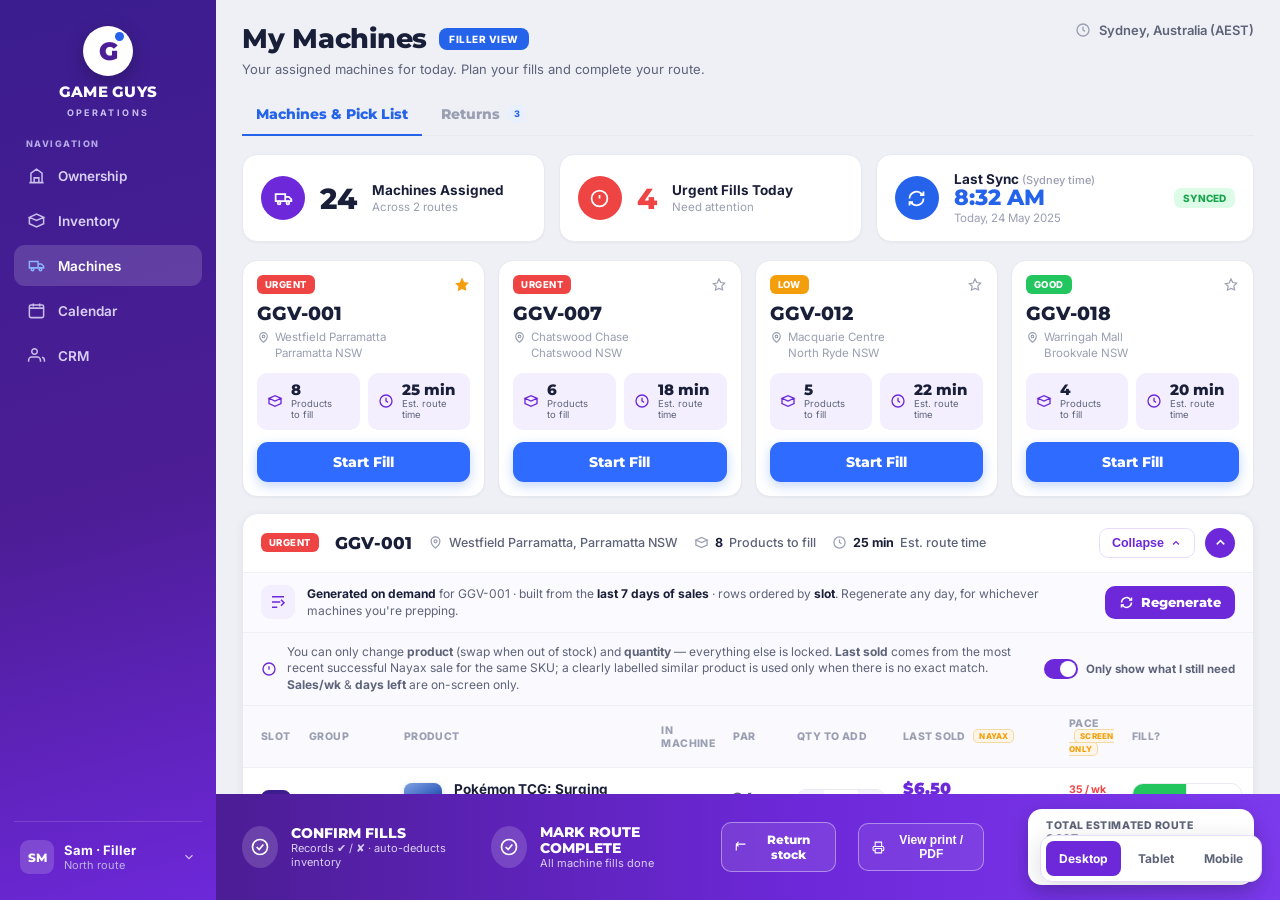
<file: machines.html>
<!DOCTYPE html>
<html lang="en">
<head>
<meta charset="utf-8" />
<meta name="viewport" content="width=device-width, initial-scale=1" />
<title>Game Guys — Machines (Filler)</title>
<link rel="preconnect" href="https://fonts.googleapis.com">
<link rel="preconnect" href="https://fonts.gstatic.com" crossorigin>
<link href="https://fonts.googleapis.com/css2?family=Montserrat:wght@600;700;800;900&family=Inter:wght@400;500;600;700&display=swap" rel="stylesheet">
<style>
  :root{
    --purple:#6d28d9;--purple-2:#7c3aed;--purple-deep:#4c1d95;--indigo:#3b1d8f;
    --purple-soft:#f3efff;--purple-line:#e7ddfb;
    --blue:#2563eb;--blue-btn:#2f6bff;--blue-soft:#e8f0ff;
    --bg:#eef0f5;--surface:#fff;--line:#e7e9ef;--line2:#eef0f4;
    --fg:#1a1f39;--fg2:#5d6379;--fg3:#9a9fb2;
    --green:#22c55e;--green-txt:#16a34a;--green-soft:#dcfce7;
    --amber:#f59e0b;--red:#ef4444;--teal:#0d9488;
    --font:"Inter",-apple-system,BlinkMacSystemFont,"Segoe UI",sans-serif;
    --display:"Montserrat","Inter",-apple-system,"Segoe UI",sans-serif;
  }
  *{box-sizing:border-box}
  html,body{margin:0;height:100%;background:var(--bg);color:var(--fg);font-family:var(--font);-webkit-font-smoothing:antialiased}
  h1,h2,h3{font-family:var(--display);letter-spacing:-.01em;margin:0}
  svg{display:block}
  .app{display:grid;grid-template-columns:216px 1fr;height:100vh;overflow:hidden}
  .side{background:linear-gradient(165deg,var(--indigo),var(--purple-deep) 55%,var(--purple));color:#fff;display:flex;flex-direction:column;padding:20px 14px}
  .logo{display:flex;flex-direction:column;align-items:center;gap:6px;padding:6px 0 16px}
  .logo .mark{width:50px;height:50px;border-radius:50%;background:#fff;display:flex;align-items:center;justify-content:center;position:relative;box-shadow:0 6px 18px rgba(0,0,0,.25)}
  .logo .mark span{font-family:var(--display);font-weight:900;font-size:25px;color:var(--purple-deep)}
  .logo .mark i{position:absolute;top:6px;right:9px;width:9px;height:9px;border-radius:50%;background:var(--blue)}
  .logo .nm{font-family:var(--display);font-weight:800;font-size:15px;letter-spacing:.02em}
  .logo .sb{font-size:9px;font-weight:700;letter-spacing:.26em;color:#c9bdf2}
  .tabhint{font-size:9px;font-weight:800;letter-spacing:.16em;color:#b3a6e6;padding:4px 12px 6px;text-transform:uppercase}
  .nav{display:flex;flex-direction:column;gap:4px}
  .nav a{display:flex;align-items:center;gap:12px;padding:11px 13px;border-radius:11px;color:#d8d0f5;text-decoration:none;font-size:13.5px;font-weight:600}
  .nav a svg{width:19px;height:19px;stroke:currentColor;fill:none;stroke-width:1.9;opacity:.9}
  .nav a.active{background:rgba(255,255,255,.15);color:#fff}
  .nav a.active svg{color:#8ab4ff;opacity:1}
  .side .spacer{flex:1}
  .uwrap{border-top:1px solid rgba(255,255,255,.14);padding-top:12px}
  .user{display:flex;align-items:center;gap:10px;padding:6px}
  .user .av{width:34px;height:34px;border-radius:9px;background:rgba(255,255,255,.16);display:flex;align-items:center;justify-content:center;font-family:var(--display);font-weight:800;font-size:12px}
  .user .who{font-weight:700;font-size:13px}.user .role{font-size:11px;color:#bcb2e6}
  .user .cv{margin-left:auto;opacity:.7}
  .main{display:flex;flex-direction:column;height:100vh;overflow:hidden}
  .content{flex:1;overflow:auto;padding:22px 26px 26px}
  .head{display:flex;align-items:flex-start;justify-content:space-between;gap:16px;margin-bottom:16px}
  h1{font-size:27px;font-weight:800;display:flex;align-items:center;gap:12px}
  .pill{color:#fff;font-size:10px;font-weight:800;letter-spacing:.05em;padding:5px 10px;border-radius:8px;font-family:var(--font)}
  .p-filler{background:var(--blue)}
  .subtitle{font-size:13px;color:var(--fg2);margin-top:6px}
  .tz{display:flex;align-items:center;gap:8px;font-size:13px;color:var(--fg2);font-weight:600}
  .tz svg{width:16px;height:16px;stroke:var(--fg3);fill:none;stroke-width:2}
  .machine-tabs{display:flex;gap:5px;border-bottom:1px solid var(--line);margin:2px 0 18px}
  .machine-tabs button{display:inline-flex;align-items:center;gap:7px;border:none;background:none;color:var(--fg3);font:800 13.5px var(--display);padding:11px 14px;cursor:pointer;border-bottom:2.5px solid transparent;margin-bottom:-1px;white-space:nowrap}
  .machine-tabs button.on{color:var(--blue);border-bottom-color:var(--blue)}
  .machine-tabs .count{display:inline-flex;align-items:center;justify-content:center;min-width:19px;height:19px;padding:0 6px;border-radius:99px;background:var(--blue-soft);color:var(--blue);font:800 9px var(--font)}
  .machine-view{display:none}.machine-view.show{display:block}
  .kpis{display:grid;gap:14px;margin-bottom:18px;grid-template-columns:1fr 1fr 1.25fr}
  .kpi{background:var(--surface);border:1px solid var(--line);border-radius:15px;padding:16px 18px;box-shadow:0 1px 2px rgba(26,31,57,.04);display:flex;align-items:center;gap:15px}
  .kpi .ic{width:44px;height:44px;border-radius:50%;display:flex;align-items:center;justify-content:center;flex:0 0 auto}
  .kpi .ic svg{width:21px;height:21px;stroke:#fff;fill:none;stroke-width:2}
  .ic-purple{background:var(--purple)}.ic-red{background:var(--red)}.ic-blue{background:var(--blue)}
  .kpi .big{font-family:var(--display);font-weight:800;font-size:29px;line-height:1}
  .kpi .lab{font-weight:700;font-size:13.5px}.kpi .sub{font-size:11.5px;color:var(--fg3);margin-top:2px}
  .synced{background:var(--green-soft);color:var(--green-txt);font-size:10px;font-weight:800;padding:4px 9px;border-radius:7px}
  .mcards{display:grid;grid-template-columns:repeat(4,1fr);gap:13px;margin-bottom:16px}
  .mc{background:var(--surface);border:1px solid var(--line);border-radius:15px;padding:14px;box-shadow:0 1px 2px rgba(26,31,57,.04)}
  .mc .r1{display:flex;align-items:center;justify-content:space-between;margin-bottom:8px}
  .tag{font-size:9.5px;font-weight:800;letter-spacing:.05em;padding:4px 8px;border-radius:6px;color:#fff}
  .t-urgent{background:var(--red)}.t-low{background:var(--amber)}.t-good{background:var(--green)}
  .star{stroke:var(--fg3);fill:none;stroke-width:1.8;width:16px;height:16px}
  .star.on{stroke:var(--amber);fill:var(--amber)}
  .mc .id{font-family:var(--display);font-weight:800;font-size:19px}
  .mc .loc{display:flex;gap:5px;font-size:11.5px;color:var(--fg3);margin:5px 0 12px;line-height:1.35}
  .mc .loc svg{width:13px;height:13px;stroke:var(--fg3);fill:none;stroke-width:2;flex:0 0 auto;margin-top:1px}
  .mc .stats{display:flex;gap:8px;margin-bottom:12px}
  .mc .st{flex:1;background:var(--purple-soft);border-radius:10px;padding:9px 10px;display:flex;align-items:center;gap:8px}
  .mc .st svg{width:16px;height:16px;stroke:var(--purple);fill:none;stroke-width:2;flex:0 0 auto}
  .mc .st .n{font-family:var(--display);font-weight:800;font-size:15px;line-height:1}
  .mc .st .k{font-size:9.5px;color:var(--fg2);line-height:1.15;margin-top:2px}
  .startfill{width:100%;border:none;background:var(--blue-btn);color:#fff;font-family:var(--display);font-weight:800;font-size:14px;padding:11px;border-radius:11px;box-shadow:0 4px 12px rgba(47,107,255,.28);cursor:pointer}
  .detail{background:var(--surface);border:1px solid var(--line);border-radius:16px;box-shadow:0 2px 8px rgba(26,31,57,.06);overflow:hidden;margin-bottom:8px}
  .dhead{display:flex;align-items:center;gap:16px;padding:14px 18px;border-bottom:1px solid var(--line2);flex-wrap:wrap}
  .dhead .id{font-family:var(--display);font-weight:800;font-size:17px}
  .dhead .m{display:flex;align-items:center;gap:6px;font-size:12.5px;color:var(--fg2);font-weight:500}
  .dhead .m svg{width:15px;height:15px;stroke:var(--fg3);fill:none;stroke-width:2}
  .dhead .m b{color:var(--fg);font-weight:700}
  .dhead .right{margin-left:auto;display:flex;align-items:center;gap:10px}
  .collapse{border:1px solid var(--purple-line);color:var(--purple);background:#fff;font-weight:700;font-size:12.5px;padding:7px 12px;border-radius:9px;display:flex;align-items:center;gap:6px}
  .updot{width:30px;height:30px;border-radius:50%;background:var(--purple);display:flex;align-items:center;justify-content:center}
  .updot svg{width:15px;height:15px;stroke:#fff;fill:none;stroke-width:2.4}
  table{width:100%;border-collapse:collapse}
  .dtable thead th{font-size:10.5px;font-weight:800;letter-spacing:.04em;text-transform:uppercase;color:var(--fg3);padding:10px 12px;background:#faf9fe;text-align:center}
  .dtable thead th:first-child{text-align:left;padding-left:18px}.dtable thead th:last-child{text-align:right;padding-right:18px}
  .dtable td{padding:12px;border-top:1px solid var(--line2);vertical-align:middle;text-align:center;font-size:13px}
  .dtable td:first-child{text-align:left;padding-left:18px}.dtable td:last-child{text-align:right;padding-right:18px}
  .prod{display:flex;align-items:center;gap:12px}
  .thumb2{width:38px;height:44px;border-radius:8px;flex:0 0 auto;color:#fff;display:flex;align-items:flex-end;justify-content:center;font-family:var(--display);font-weight:900;font-size:11px;padding-bottom:4px;position:relative;overflow:hidden;box-shadow:0 2px 6px rgba(26,31,57,.18)}
  .thumb2::before{content:"";position:absolute;inset:0;background:linear-gradient(150deg,rgba(255,255,255,.35),transparent 46%)}
  .th-rb{background:linear-gradient(160deg,#3b6fd4,#1e3a8a)}.th-pr{background:linear-gradient(160deg,#e11d48,#9f1239)}
  .th-pk{background:linear-gradient(160deg,#b45309,#7c2d12)}.th-do{background:linear-gradient(160deg,#f59e0b,#c2410c)}
  .pname{font-weight:700;font-size:13.5px;display:flex;align-items:center;gap:8px}
  .sku{font-size:11px;color:var(--fg3);margin-top:2px}
  .custom{background:var(--teal);color:#fff;font-size:9.5px;font-weight:800;padding:3px 7px;border-radius:6px}
  .stk{font-family:var(--display);font-weight:800;font-size:15px}
  .sub2{font-size:11px;color:var(--fg3);font-weight:500;margin-top:2px}
  .qtybox{display:inline-flex;flex-direction:column;align-items:center;gap:3px}
  .qtybox .inp{width:78px;border:1.5px solid var(--line);border-radius:9px;padding:7px;font-family:var(--display);font-weight:800;font-size:15px;text-align:center;background:#fff;color:var(--fg)}
  .qtybox .pk{font-size:11px;color:var(--green-txt);font-weight:600}
  .money{font-family:var(--display);font-weight:800;font-size:14px}
  .cnote{padding:2px 18px 12px 68px;text-align:left}
  .cnote span{display:inline-flex;align-items:center;gap:6px;font-size:11.5px;color:var(--blue);font-weight:500}
  .dfoot{display:flex;justify-content:flex-end;align-items:baseline;gap:14px;padding:14px 18px;border-top:1px solid var(--line2)}
  .dfoot .l{font-size:13px;color:var(--fg2);font-weight:600}.dfoot .v{font-family:var(--display);font-weight:800;font-size:22px;color:var(--purple)}
  .actionbar{display:flex;align-items:center;gap:22px;padding:15px 26px;background:linear-gradient(90deg,var(--purple-deep),var(--purple) 55%,var(--purple-2));color:#fff}
  .actionbar.is-hidden{display:none}
  .act{display:flex;align-items:center;gap:13px}
  .act .circ{width:42px;height:42px;border-radius:50%;background:rgba(255,255,255,.16);display:flex;align-items:center;justify-content:center}
  .act .circ svg{width:20px;height:20px;stroke:#fff;fill:none;stroke-width:2}
  .act .tt{font-family:var(--display);font-weight:800;font-size:13.5px}.act .ss{font-size:11px;color:#d9cffa}
  .abspacer{flex:1}
  .prbtn{border:1px solid rgba(255,255,255,.4);background:rgba(255,255,255,.08);color:#fff;font-weight:700;font-size:12px;padding:9px 13px;border-radius:10px;display:flex;align-items:center;gap:7px;cursor:pointer}
  .prbtn svg{width:15px;height:15px;stroke:#fff;fill:none;stroke-width:2}
  .total{background:#fff;border-radius:14px;padding:10px 18px;display:flex;align-items:center;gap:18px;box-shadow:0 6px 18px rgba(0,0,0,.18)}
  .total .lab{font-size:10.5px;font-weight:800;letter-spacing:.05em;color:var(--fg2)}
  .total .amt{font-family:var(--display);font-weight:900;font-size:25px;color:var(--purple)}
  .total .chev{color:var(--fg3)}
  /* ✔ / ✘ pick list */
  .pltoolbar{display:flex;align-items:center;gap:10px;padding:11px 18px;background:#faf9fe;border-bottom:1px solid var(--line2);font-size:12px;color:var(--fg2);line-height:1.4}
  .pltoolbar svg{width:16px;height:16px;stroke:var(--purple);fill:none;stroke-width:2;flex:0 0 auto}
  .pltoolbar .sp{flex:1}
  .pltoolbar .yeschip{display:inline-flex;width:17px;height:17px;border-radius:5px;background:var(--green);align-items:center;justify-content:center;vertical-align:-3px}
  .pltoolbar .nochip{display:inline-flex;width:17px;height:17px;border-radius:5px;background:var(--red);align-items:center;justify-content:center;vertical-align:-3px}
  .pltoolbar .yeschip svg,.pltoolbar .nochip svg{width:12px;height:12px;stroke:#fff;stroke-width:3}
  .toggle{display:inline-flex;align-items:center;gap:8px;font-weight:700;color:var(--fg2);font-size:11.5px;white-space:nowrap}
  .toggle .sw{width:34px;height:20px;border-radius:999px;background:var(--purple);position:relative;flex:0 0 auto}
  .toggle .sw::after{content:"";position:absolute;top:2px;right:2px;width:16px;height:16px;border-radius:50%;background:#fff}
  .pin{font-size:9px;font-weight:800;padding:3px 7px;border-radius:6px;white-space:nowrap;letter-spacing:.02em}
  .pin-ok{background:var(--green-soft);color:var(--green-txt)}
  .pin-out{background:#fdeceb;color:var(--red)}
  .needed{font-family:var(--display);font-weight:800;font-size:19px;line-height:1}
  .needed .u{display:block;font-size:10.5px;color:var(--fg3);font-weight:600;margin-top:3px;font-family:var(--font)}
  /* the ONE thing the filler touches: ✔ or ✘ */
  .checkx{display:inline-flex;border:1.5px solid var(--line);border-radius:11px;overflow:hidden}
  .checkx button{border:none;background:#fff;width:54px;height:42px;display:flex;align-items:center;justify-content:center;cursor:pointer;transition:background .12s}
  .checkx button svg{width:22px;height:22px;fill:none;stroke-width:2.8}
  .checkx .yes{border-right:1.5px solid var(--line)}
  .checkx .yes svg{stroke:var(--green-txt)}
  .checkx .no svg{stroke:var(--red)}
  .checkx .yes.on{background:var(--green)}
  .checkx .yes.on svg{stroke:#fff}
  .checkx .no.on{background:var(--red)}
  .checkx .no.on svg{stroke:#fff}
  .adjust{display:inline-flex;align-items:center;gap:5px;margin-top:7px;font-size:10.5px;font-weight:700;color:var(--blue);cursor:pointer}
  .adjust svg{width:12px;height:12px;stroke:var(--blue);fill:none;stroke-width:2.4}
  .adjrow{display:inline-flex;align-items:center;gap:8px;margin-top:7px}
  .adjrow .lbl{font-size:10.5px;color:var(--fg2);font-weight:700}
  .stepper{display:inline-flex;align-items:center;border:1.5px solid var(--line);border-radius:9px;overflow:hidden;background:#fff}
  .stepper button{border:none;background:#f4f3fb;width:26px;height:30px;font-size:15px;font-weight:800;color:var(--purple);cursor:pointer;font-family:var(--display)}
  .stepper .val{width:34px;text-align:center;font-family:var(--display);font-weight:800;font-size:14px}
  .warn{font-size:10px;color:var(--amber);font-weight:700;margin-top:6px}
  .reorder{display:inline-flex;align-items:center;gap:6px;font-size:10.5px;color:var(--red);font-weight:700;margin-top:7px}
  .reorder svg{width:13px;height:13px;stroke:var(--red);fill:none;stroke-width:2;flex:0 0 auto}
  .rowout{background:#fdfbfb}.rowout .prod{opacity:.7}
  .nayaxnote{display:flex;align-items:center;gap:12px;padding:13px 18px;background:#eef4ff;border-top:1px solid var(--line2)}
  .nayaxnote .ic{width:32px;height:32px;border-radius:9px;background:var(--blue);display:flex;align-items:center;justify-content:center;flex:0 0 auto}
  .nayaxnote .ic svg{width:18px;height:18px;stroke:#fff;fill:none;stroke-width:2}
  .nayaxnote .tx{font-size:12px;color:var(--fg2);line-height:1.45}
  .nayaxnote .tx b{color:var(--fg)}
  /* generation bar */
  .genbar{display:flex;align-items:center;gap:12px;padding:12px 18px;border-bottom:1px solid var(--line2);background:#fbfaff}
  .genbar .gi{width:34px;height:34px;border-radius:9px;background:var(--purple-soft);display:flex;align-items:center;justify-content:center;flex:0 0 auto}
  .genbar .gi svg{width:18px;height:18px;stroke:var(--purple);fill:none;stroke-width:2}
  .genbar .gt{font-size:12px;color:var(--fg2);line-height:1.45}
  .genbar .gt b{color:var(--fg)}
  .genbar .regen{margin-left:auto;border:none;background:var(--purple);color:#fff;font-family:var(--display);font-weight:800;font-size:12.5px;padding:9px 14px;border-radius:10px;display:inline-flex;align-items:center;gap:7px;cursor:pointer;white-space:nowrap}
  .genbar .regen svg{width:15px;height:15px;stroke:#fff;fill:none;stroke-width:2.4}
  /* richer working table */
  .dtable.work th,.dtable.work td{padding:11px 9px;text-align:left}
  .dtable.work th:first-child,.dtable.work td:first-child{padding-left:18px}
  .dtable.work th:last-child,.dtable.work td:last-child{padding-right:18px;text-align:left}
  .dtable.work thead th{text-align:left}
  .slot{width:30px;height:30px;border-radius:8px;background:var(--indigo);color:#fff;font-family:var(--display);font-weight:800;font-size:14px;display:inline-flex;align-items:center;justify-content:center}
  .grp{font-size:9px;font-weight:800;letter-spacing:.02em;padding:4px 7px;border-radius:6px;background:var(--purple-soft);color:var(--purple);white-space:nowrap}
  .par{font-family:var(--display);font-weight:800;font-size:16px;color:var(--fg2)}
  .par .u{display:block;font-size:8.5px;color:var(--fg3);font-weight:700;font-family:var(--font);margin-top:2px;text-transform:uppercase;letter-spacing:.04em}
  .price{font-family:var(--display);font-weight:800;font-size:15px}
  .price-ref{min-width:118px;line-height:1.2}
  .price-ref .amount{font-family:var(--display);font-weight:900;font-size:16px;color:var(--purple)}
  .price-ref .sale-meta{display:block;margin-top:3px;font-size:8.5px;font-weight:750;color:var(--fg3);white-space:nowrap}
  .price-ref .po-cost{display:block;margin-top:4px;padding-top:4px;border-top:1px solid var(--line2);font-size:8.5px;font-weight:700;color:var(--fg2);white-space:nowrap}
  .price-example{background:linear-gradient(90deg,rgba(124,58,237,.045),rgba(255,255,255,0))}
  .price-example-badge{display:inline-flex;margin-left:5px;padding:3px 5px;border-radius:5px;background:var(--purple-soft);color:var(--purple);font-size:7.5px;font-weight:850;letter-spacing:.03em;text-transform:uppercase;vertical-align:1px}
  .pace{font-size:10.5px;color:var(--fg3);line-height:1.4;font-weight:600}
  .pace b{color:var(--fg2)}
  .pace .hot{color:var(--red)}
  .scrtag{font-size:8px;font-weight:800;letter-spacing:.03em;color:var(--amber);border:1px solid #f3d9a6;background:#fdf6e8;padding:1px 5px;border-radius:5px;margin-left:5px;text-transform:uppercase;vertical-align:1px}
  .swapbox{margin-top:9px;border:1.5px dashed var(--blue);background:var(--blue-soft);border-radius:10px;padding:9px 10px;max-width:280px}
  .swapbox .sh{font-size:10.5px;font-weight:800;color:var(--blue);display:flex;align-items:center;gap:6px;margin-bottom:7px}
  .swapbox .sh svg{width:13px;height:13px;stroke:var(--blue);fill:none;stroke-width:2.4}
  .swapfield{display:flex;align-items:center;gap:7px;background:#fff;border:1px solid #c7d8ff;border-radius:8px;padding:7px 9px;font-size:11.5px;color:var(--fg3)}
  .swapfield svg{width:14px;height:14px;stroke:var(--fg3);fill:none;stroke-width:2}
  .swopt{margin-top:6px;display:flex;flex-direction:column;gap:4px}
  .swopt button{text-align:left;border:1px solid #d7e3ff;background:#fff;border-radius:7px;padding:6px 9px;font-size:11px;font-weight:600;color:var(--fg);cursor:pointer;display:flex;justify-content:space-between;gap:10px}
  .swopt button b{color:var(--green-txt);font-weight:800}
  .swapnote{font-size:9.5px;color:var(--fg2);margin-top:6px}
  .addrow{display:flex;align-items:center;gap:10px;padding:13px 18px;border-top:1px dashed var(--purple-line);background:#faf9fe}
  .addrow .plus{width:32px;height:32px;border-radius:9px;background:var(--purple);display:flex;align-items:center;justify-content:center;flex:0 0 auto}
  .addrow .plus svg{width:16px;height:16px;stroke:#fff;stroke-width:2.4;fill:none}
  .addrow .field{flex:1;border:1.5px solid var(--line);border-radius:9px;padding:9px 12px;font-size:12px;color:var(--fg3);background:#fff;display:flex;align-items:center;gap:8px}
  .addrow .field svg{width:15px;height:15px;stroke:var(--fg3);fill:none;stroke-width:2;flex:0 0 auto}
  .addrow .qtyf{flex:0 0 118px}
  .addrow .addbtn2{border:none;background:var(--blue-btn);color:#fff;font-family:var(--display);font-weight:800;font-size:12.5px;padding:10px 16px;border-radius:10px;cursor:pointer;white-space:nowrap}
  .addrow .hint{font-size:10.5px;color:var(--fg3);flex:0 0 auto}
  /* route leftovers returned by the filler */
  .return-card{background:linear-gradient(135deg,#fff 0%,#f4f8ff 100%);border:1px solid #cddcff;border-radius:16px;box-shadow:0 2px 8px rgba(37,99,235,.08);margin-top:16px;overflow:hidden}
  .return-intro{display:grid;grid-template-columns:auto 1fr auto;align-items:center;gap:15px;padding:18px}
  .return-icon{width:46px;height:46px;border-radius:13px;background:var(--blue);display:flex;align-items:center;justify-content:center;box-shadow:0 5px 14px rgba(37,99,235,.22)}
  .return-icon svg{width:24px;height:24px;stroke:#fff;fill:none;stroke-width:2}
  .return-copy .eyebrow{font-size:9.5px;font-weight:800;letter-spacing:.09em;color:var(--blue);text-transform:uppercase;margin-bottom:4px}
  .return-copy h3{font-size:17px}
  .return-copy p{font-size:12px;color:var(--fg2);line-height:1.45;margin:5px 0 0}
  .return-flow{display:flex;align-items:center;gap:7px;margin-top:10px;flex-wrap:wrap}
  .return-flow span{font-size:10.5px;font-weight:700;color:var(--fg2);background:#fff;border:1px solid #dbe6ff;border-radius:7px;padding:5px 8px}
  .return-flow b{color:var(--blue);font-size:12px}
  .return-start{border:none;background:var(--blue-btn);color:#fff;font-family:var(--display);font-weight:800;font-size:13px;padding:11px 16px;border-radius:10px;cursor:pointer;white-space:nowrap;box-shadow:0 4px 12px rgba(47,107,255,.22)}
  .return-rule{display:flex;align-items:center;gap:7px;padding:10px 18px;border-top:1px solid #dbe6ff;background:rgba(255,255,255,.72);font-size:10.5px;color:var(--fg2);font-weight:600}
  .return-rule svg{width:14px;height:14px;stroke:var(--green-txt);fill:none;stroke-width:2.4;flex:0 0 auto}
  .return-form{display:none;border-top:1px solid #cddcff;background:#fff}
  .return-card.is-open .return-form{display:block}
  .return-card.is-open .return-flow{display:none}
  .return-card.is-open .return-start{background:#fff;color:var(--blue);border:1px solid #c7d8ff;box-shadow:none}
  .return-meta{display:flex;align-items:center;gap:10px;padding:13px 18px;background:#f8faff;border-bottom:1px solid var(--line2);flex-wrap:wrap}
  .return-meta .route{font-family:var(--display);font-size:12.5px;font-weight:800}
  .return-meta .where{font-size:11.5px;color:var(--fg2)}
  .return-route-picker{display:flex;align-items:center;gap:9px;flex-wrap:wrap}
  .return-route-picker label{font-size:9.5px;font-weight:800;text-transform:uppercase;letter-spacing:.04em;color:var(--fg3)}
  .return-route-picker select{border:1.5px solid #c7d8ff;background:#fff;color:var(--fg);font:700 11.5px var(--font);padding:8px 34px 8px 10px;border-radius:9px;max-width:440px}
  .return-route-picker small{font-size:9.5px;color:var(--fg3)}
  .return-meta .dest{margin-left:auto;display:inline-flex;align-items:center;gap:6px;background:var(--green-soft);color:var(--green-txt);font-size:10.5px;font-weight:800;padding:6px 9px;border-radius:8px}
  .return-meta .dest svg{width:14px;height:14px;stroke:currentColor;fill:none;stroke-width:2}
  .rtable th{font-size:10px;font-weight:800;letter-spacing:.04em;text-transform:uppercase;color:var(--fg3);padding:10px 18px;background:#fff;text-align:left}
  .rtable td{padding:12px 18px;border-top:1px solid var(--line2);font-size:12.5px;vertical-align:middle}
  .rtable th.num,.rtable td.num{text-align:center}
  .rproduct{display:flex;align-items:center;gap:10px}
  .rthumb{width:34px;height:38px;border-radius:8px;display:flex;align-items:flex-end;justify-content:center;padding-bottom:4px;color:#fff;font-family:var(--display);font-size:9.5px;font-weight:900;flex:0 0 auto}
  .rproduct .name{font-weight:700}
  .rproduct .sku{font-size:10.5px}
  .return-source{min-width:145px}
  .return-source b{display:block;font-size:11.5px}
  .return-source span{display:block;font-size:10px;color:var(--fg3);margin-top:3px;line-height:1.35}
  .routeqty{font-family:var(--display);font-weight:800;font-size:15px}
  .routeqty small{display:block;font-family:var(--font);font-size:9px;color:var(--fg3);font-weight:600;margin-top:2px}
  .rstepper{display:inline-flex;align-items:center;border:1.5px solid #c7d8ff;border-radius:9px;overflow:hidden;background:#fff}
  .rstepper button{border:none;background:var(--blue-soft);width:30px;height:32px;font-size:16px;font-weight:800;color:var(--blue);cursor:pointer;font-family:var(--display)}
  .rstepper output{width:38px;text-align:center;font-family:var(--display);font-weight:800;font-size:14px}
  .rzero{color:var(--fg3);font-size:11px;font-weight:600}
  .condition-toggle{display:inline-flex;padding:3px;background:#f1f4fa;border-radius:9px;border:1px solid var(--line);white-space:nowrap}
  .condition-toggle button{border:none;background:transparent;color:var(--fg3);font-size:10px;font-weight:800;padding:6px 8px;border-radius:6px;cursor:pointer}
  .condition-toggle button[aria-pressed="true"][data-condition="good"]{background:#fff;color:var(--green-txt);box-shadow:0 1px 4px rgba(26,31,57,.12)}
  .condition-toggle button[aria-pressed="true"][data-condition="damaged"]{background:#fff0f0;color:var(--red);box-shadow:0 1px 4px rgba(26,31,57,.12)}
  .damage-reason{display:none;margin-top:6px;width:100%;min-width:118px;border:1px solid #f2b8b8;background:#fffafa;color:var(--fg2);font:600 10px var(--font);padding:6px;border-radius:7px}
  tr.is-damaged .damage-reason{display:block}
  tr.is-damaged{background:#fffafa}
  tr.is-damaged .rstepper{border-color:#f2b8b8}
  .return-review{display:flex;align-items:center;gap:15px;padding:14px 18px;border-top:1px solid var(--line2);background:#fbfcff}
  .return-review .summary{font-size:11.5px;color:var(--fg2);line-height:1.45}
  .return-review .summary b{color:var(--fg);font-family:var(--display)}
  .return-review .condition{font-size:10.5px;color:var(--fg3)}
  .return-breakdown{display:flex;gap:6px;margin-top:7px;flex-wrap:wrap}
  .return-breakdown span{font-size:10px;font-weight:800;padding:5px 7px;border-radius:7px;background:var(--green-soft);color:var(--green-txt)}
  .return-breakdown .damaged{background:#fff0f0;color:var(--red)}
  .return-review .spacer{flex:1}
  .return-confirm{border:none;background:var(--green-txt);color:#fff;font-family:var(--display);font-weight:800;font-size:12.5px;padding:11px 15px;border-radius:10px;cursor:pointer;white-space:nowrap;box-shadow:0 4px 12px rgba(22,163,74,.18)}
  .return-confirm:disabled{opacity:.45;box-shadow:none;cursor:not-allowed}
  .return-success{display:none;align-items:center;gap:14px;padding:18px;border-top:1px solid #cddcff;background:#f4fff7}
  .return-card.is-complete .return-intro,.return-card.is-complete .return-form,.return-card.is-complete .return-rule{display:none}
  .return-card.is-complete .return-success{display:flex}
  .success-check{width:46px;height:46px;border-radius:50%;background:var(--green);display:flex;align-items:center;justify-content:center;flex:0 0 auto}
  .success-check svg{width:24px;height:24px;stroke:#fff;fill:none;stroke-width:2.8}
  .return-success h3{font-size:16px;color:var(--green-txt)}
  .return-success p{font-size:11.5px;color:var(--fg2);margin:4px 0 0;line-height:1.45}
  .movement-chips{display:flex;gap:6px;margin-top:8px;flex-wrap:wrap}
  .movement-chips span{font-size:10px;font-weight:700;background:#fff;border:1px solid #ccebd6;color:var(--green-txt);padding:4px 7px;border-radius:7px}
  .success-actions{margin-left:auto;display:flex;align-items:center;gap:8px}
  .success-actions a,.success-actions button{border:1px solid #b9dfc5;background:#fff;color:var(--green-txt);font-size:11px;font-weight:800;padding:8px 10px;border-radius:9px;text-decoration:none;cursor:pointer}
  .return-action{border:1px solid rgba(255,255,255,.4);background:rgba(255,255,255,.1);color:#fff;font-family:var(--display);font-size:12px;font-weight:800;padding:9px 12px;border-radius:10px;display:flex;align-items:center;gap:7px;cursor:pointer}
  .return-action svg{width:16px;height:16px;stroke:#fff;fill:none;stroke-width:2}
  /* print preview */
  body.print-preview-open{overflow:hidden}
  .print-overlay{display:none;position:fixed;inset:0;z-index:100;background:rgba(17,13,38,.72);padding:24px;overflow:auto}
  .print-overlay.is-open{display:flex}
  .print-shell{width:min(980px,100%);margin:auto}
  .print-tools{display:flex;align-items:center;gap:10px;background:#f7f5ff;border-radius:14px 14px 0 0;padding:12px 14px;border-bottom:1px solid var(--purple-line)}
  .print-tools .copy{margin-right:auto}
  .print-tools .copy b{display:block;font-family:var(--display);font-size:13px}
  .print-tools .copy span{display:block;font-size:10.5px;color:var(--fg2);margin-top:2px}
  .print-tools button{border:1px solid var(--purple-line);background:#fff;color:var(--purple);font:800 11px var(--font);padding:8px 11px;border-radius:8px;cursor:pointer}
  .print-tools .print-now{background:var(--purple);border-color:var(--purple);color:#fff}
  .printcard{background:#fff;border:1px solid var(--line);border-radius:0 0 16px 16px;box-shadow:0 16px 44px rgba(17,13,38,.3);overflow:hidden;margin:0}
  .printcard .ph{display:flex;align-items:center;gap:10px;padding:14px 18px;border-bottom:1px solid var(--line2)}
  .printcard .ph svg{width:18px;height:18px;stroke:var(--purple);fill:none;stroke-width:2;flex:0 0 auto}
  .printcard .ph h3{font-size:15px}
  .printcard .ph .note{font-size:11px;color:var(--fg3);margin-left:auto;font-weight:600;max-width:360px;text-align:right;line-height:1.35}
  .ptable{width:100%;border-collapse:collapse;table-layout:fixed}
  .ptable th{font-size:10.5px;font-weight:800;letter-spacing:.04em;text-transform:uppercase;color:var(--fg3);padding:10px 18px;text-align:left;background:#fafafd}
  .ptable th.r,.ptable td.r{text-align:right}
  .ptable td{padding:12px 18px;border-top:1px solid var(--line2);font-size:15px}
  .ptable .ps{font-family:var(--display);font-weight:800;color:var(--indigo)}
  .ptable .pi{font-weight:600}
  .ptable .pp,.ptable .plast,.ptable .pq{font-family:var(--display);font-weight:800}
  .ptable .plast{color:var(--purple)}
  .ptable th.last-sold-col,.ptable td.plast{background:#faf8ff;box-shadow:inset 1px 0 var(--purple-line),inset -1px 0 var(--purple-line)}
  .ptable th.notes-col,.ptable td.pnote{box-shadow:inset 1px 0 var(--line)}
  .ptable td.pnote .wl{display:block;height:20px;border-bottom:1px dashed #c8cbd6}
  .print-price-note{padding:10px 18px;border-top:1px solid var(--line2);font-size:10px;font-weight:650;color:var(--fg3);line-height:1.45}
  @media print{
    @page{size:A4 portrait;margin:12mm}
    body *{visibility:hidden}
    .print-overlay{display:block;position:static;padding:0;background:#fff;overflow:visible}
    .print-tools{display:none}
    .printcard,.printcard *{visibility:visible}
    .printcard{position:absolute;left:0;top:0;width:100%;box-shadow:none;border:none;margin:0}
    .printcard .ph .note{display:none}
    .ptable th{padding:8px 10px;font-size:9.5px}
    .ptable td{padding:10px;font-size:13px}
    .ptable th.last-sold-col,.ptable td.plast{color:#000;background:#f3f3f3!important;box-shadow:inset 1px 0 #bbb,inset -1px 0 #bbb;-webkit-print-color-adjust:exact;print-color-adjust:exact}
    .ptable th.notes-col,.ptable td.pnote{box-shadow:inset 1px 0 #bbb;-webkit-print-color-adjust:exact;print-color-adjust:exact}
    .ptable td.pnote .wl{border-bottom-color:#999;height:22px}
  }
  /* ---------- mobile ---------- */
  @media (max-width:860px){
    html,body{height:auto;overflow-y:auto}
    .app{display:flex;flex-direction:column;height:auto;overflow:visible}
    .side{flex-direction:row;align-items:center;gap:10px;padding:9px 12px;overflow-x:auto;position:sticky;top:0;z-index:30}
    .logo{flex-direction:row;align-items:center;gap:8px;padding:0;flex:0 0 auto}
    .logo .mark{width:32px;height:32px;box-shadow:none}.logo .mark span{font-size:16px}
    .logo .nm{font-size:12.5px}.logo .sb,.tabhint{display:none}
    .nav{flex-direction:row;gap:6px;flex:0 0 auto}
    .nav a{padding:8px 11px;font-size:12.5px;white-space:nowrap;border-radius:9px;gap:8px}
    .nav a svg{width:16px;height:16px}
    .side .spacer,.uwrap{display:none}
    .main{height:auto;overflow:visible}
    .content{overflow:visible;padding:14px}
    .machine-tabs{overflow-x:auto}
    .head{flex-direction:column;align-items:flex-start;gap:8px;margin-bottom:14px}
    h1{font-size:21px}
    .content table{display:block;overflow-x:auto;-webkit-overflow-scrolling:touch;white-space:nowrap}
    .kpis{grid-template-columns:1fr}
    .mcards{grid-template-columns:repeat(2,1fr)}
    .genbar{flex-wrap:wrap}.genbar .regen{margin-left:0}
    .addrow{flex-wrap:wrap}.addrow .field{flex:1 1 100%}.addrow .qtyf{flex:1 1 auto}
    .return-intro{grid-template-columns:auto 1fr}.return-start{grid-column:1/-1;width:100%}
    .return-meta .dest{margin-left:0}.return-review{align-items:flex-start;flex-wrap:wrap}.return-review .spacer{display:none}.return-confirm{width:100%}
    .return-success{align-items:flex-start;flex-wrap:wrap}.success-actions{margin-left:60px}
    .print-overlay{padding:12px}.print-tools{align-items:flex-start;flex-wrap:wrap}.print-tools .copy{flex:1 1 100%}
    .actionbar{flex-wrap:wrap;gap:12px;padding:12px 14px}.actionbar .abspacer{display:none}
    .total{width:100%;justify-content:space-between}
  }
  @media (max-width:520px){
    .mcards{grid-template-columns:1fr}
    .return-icon{width:40px;height:40px}.return-intro{gap:11px;padding:14px}.return-rule{padding:10px 14px}
    .rtable,.rtable tbody{display:block!important;overflow:visible!important;white-space:normal!important}
    .rtable thead{display:none}.rtable tr{display:grid;grid-template-columns:1fr auto;gap:10px;padding:13px 14px;border-top:1px solid var(--line2)}
    .rtable td{display:block;border:0;padding:0;text-align:left!important}.rtable td:first-child{grid-column:1/-1}
    .rtable td:nth-child(2)::before{content:"Issued  ";font-size:9px;color:var(--fg3);font-family:var(--font)}
    .rtable td:nth-child(3)::before{content:"Filled  ";font-size:9px;color:var(--fg3);font-family:var(--font)}
    .rtable td:nth-child(4){grid-column:1/-1;padding:8px 0;border-top:1px dashed var(--line)}
    .rtable td:nth-child(4)::before{content:"Came from";display:block;font-size:9px;color:var(--fg3);font-family:var(--font);font-weight:800;margin-bottom:4px;text-transform:uppercase}
    .rtable td:nth-child(5)::before{content:"Count returned  ";font-size:9px;color:var(--fg3);font-family:var(--font)}
    .rtable td:last-child{grid-column:1/-1;display:flex;justify-content:flex-end;flex-wrap:wrap;gap:6px}
    .rtable td:last-child .damage-reason{flex:1 1 100%}
    .success-actions{margin-left:0;width:100%}.success-actions a,.success-actions button{flex:1;text-align:center}
  }
</style>
<link rel="stylesheet" href="device-preview.css?v=20260924.1">
<script src="device-preview.js?v=20260924.1" defer></script>
</head>
<body>
<div class="app">
  <aside class="side">
    <div class="logo"><div class="mark"><span>G</span><i></i></div><div class="nm">GAME GUYS</div><div class="sb">OPERATIONS</div></div>
    <div class="tabhint">Navigation</div>
    <nav class="nav">
      <a href="ownership.html"><svg viewBox="0 0 24 24"><path d="M3 21h18M5 21V9l7-5 7 5v12M9 21v-6h6v6"/></svg> Ownership</a>
      <a href="inventory.html"><svg viewBox="0 0 24 24"><path d="M3 8l9-4 9 4-9 4-9-4zM3 8v8l9 4 9-4V8"/></svg> Inventory</a>
      <a href="machines.html" class="active"><svg viewBox="0 0 24 24"><path d="M3 7h11v8H3zM14 10h4l3 3v2h-7z"/><circle cx="7" cy="17" r="1.6"/><circle cx="17" cy="17" r="1.6"/></svg> Machines</a>
      <a href="miscellaneous.html"><svg viewBox="0 0 24 24"><rect x="3" y="5" width="18" height="16" rx="2"/><path d="M3 9h18M8 3v4M16 3v4"/></svg> Calendar</a>
      <a href="crm.html"><svg viewBox="0 0 24 24"><path d="M17 20v-2a4 4 0 0 0-4-4H6a4 4 0 0 0-4 4v2"/><circle cx="9.5" cy="7" r="3.5"/><path d="M22 20v-2a4 4 0 0 0-3-3.9"/></svg> CRM</a>
    </nav>
    <div class="spacer"></div>
    <div class="uwrap"><div class="user"><div class="av">SM</div><div><div class="who">Sam · Filler</div><div class="role">North route</div></div>
      <svg class="cv" width="14" height="14" viewBox="0 0 24 24" fill="none" stroke="#fff" stroke-width="2"><path d="M6 9l6 6 6-6"/></svg></div></div>
  </aside>

  <div class="main">
    <div class="content">
      <div class="head">
        <div><h1><span id="machine-page-title">My Machines</span> <span class="pill p-filler">FILLER VIEW</span></h1>
        <div class="subtitle" id="machine-page-subtitle">Your assigned machines for today. Plan your fills and complete your route.</div></div>
        <div class="tz"><svg viewBox="0 0 24 24"><circle cx="12" cy="12" r="9"/><path d="M12 7v5l3 2"/></svg> Sydney, Australia (AEST)</div>
      </div>
      <div class="machine-tabs" role="tablist" aria-label="Filler workspace">
        <button class="on" type="button" role="tab" aria-selected="true" aria-controls="machine-view-machines" data-machine-view="machines">Machines &amp; Pick List</button>
        <button type="button" role="tab" aria-selected="false" aria-controls="machine-view-returns" data-machine-view="returns">Returns <span class="count">3</span></button>
      </div>
      <section class="machine-view show" id="machine-view-machines" role="tabpanel">
      <div class="kpis">
        <div class="kpi"><div class="ic ic-purple"><svg viewBox="0 0 24 24"><path d="M3 7h11v8H3zM14 10h4l3 3v2h-7z"/><circle cx="7" cy="17" r="1.6"/><circle cx="17" cy="17" r="1.6"/></svg></div><div class="big">24</div><div><div class="lab">Machines Assigned</div><div class="sub">Across 2 routes</div></div></div>
        <div class="kpi"><div class="ic ic-red"><svg viewBox="0 0 24 24"><circle cx="12" cy="12" r="9"/><path d="M12 8v4M12 16h.01"/></svg></div><div class="big" style="color:var(--red)">4</div><div><div class="lab">Urgent Fills Today</div><div class="sub">Need attention</div></div></div>
        <div class="kpi" style="justify-content:space-between"><div style="display:flex;align-items:center;gap:15px"><div class="ic ic-blue"><svg viewBox="0 0 24 24"><path d="M4 12a8 8 0 0 1 13-6l3 2M20 12a8 8 0 0 1-13 6l-3-2"/><path d="M20 4v4h-4M4 20v-4h4"/></svg></div><div><div class="lab">Last Sync <span style="font-weight:500;color:var(--fg3);font-size:11px">(Sydney time)</span></div><div class="big" style="font-size:22px;color:var(--blue)">8:32 AM</div><div class="sub">Today, 24 May 2025</div></div></div><span class="synced">SYNCED</span></div>
      </div>

      <div class="mcards">
        <div class="mc"><div class="r1"><span class="tag t-urgent">URGENT</span><svg class="star on" viewBox="0 0 24 24"><path d="M12 3l2.6 5.3 5.9.9-4.2 4.1 1 5.8L12 17l-5.3 2.8 1-5.8-4.2-4.1 5.9-.9z"/></svg></div><div class="id">GGV-001</div><div class="loc"><svg viewBox="0 0 24 24"><path d="M12 21s7-5.6 7-11a7 7 0 1 0-14 0c0 5.4 7 11 7 11z"/><circle cx="12" cy="10" r="2.4"/></svg><div>Westfield Parramatta<br>Parramatta NSW</div></div><div class="stats"><div class="st"><svg viewBox="0 0 24 24"><path d="M3 8l9-4 9 4-9 4-9-4zM3 8v8l9 4 9-4V8"/></svg><div><div class="n">8</div><div class="k">Products<br>to fill</div></div></div><div class="st"><svg viewBox="0 0 24 24"><circle cx="12" cy="12" r="9"/><path d="M12 7v5l3 2"/></svg><div><div class="n">25 min</div><div class="k">Est. route<br>time</div></div></div></div><button class="startfill">Start Fill</button></div>
        <div class="mc"><div class="r1"><span class="tag t-urgent">URGENT</span><svg class="star" viewBox="0 0 24 24"><path d="M12 3l2.6 5.3 5.9.9-4.2 4.1 1 5.8L12 17l-5.3 2.8 1-5.8-4.2-4.1 5.9-.9z"/></svg></div><div class="id">GGV-007</div><div class="loc"><svg viewBox="0 0 24 24"><path d="M12 21s7-5.6 7-11a7 7 0 1 0-14 0c0 5.4 7 11 7 11z"/><circle cx="12" cy="10" r="2.4"/></svg><div>Chatswood Chase<br>Chatswood NSW</div></div><div class="stats"><div class="st"><svg viewBox="0 0 24 24"><path d="M3 8l9-4 9 4-9 4-9-4zM3 8v8l9 4 9-4V8"/></svg><div><div class="n">6</div><div class="k">Products<br>to fill</div></div></div><div class="st"><svg viewBox="0 0 24 24"><circle cx="12" cy="12" r="9"/><path d="M12 7v5l3 2"/></svg><div><div class="n">18 min</div><div class="k">Est. route<br>time</div></div></div></div><button class="startfill">Start Fill</button></div>
        <div class="mc"><div class="r1"><span class="tag t-low">LOW</span><svg class="star" viewBox="0 0 24 24"><path d="M12 3l2.6 5.3 5.9.9-4.2 4.1 1 5.8L12 17l-5.3 2.8 1-5.8-4.2-4.1 5.9-.9z"/></svg></div><div class="id">GGV-012</div><div class="loc"><svg viewBox="0 0 24 24"><path d="M12 21s7-5.6 7-11a7 7 0 1 0-14 0c0 5.4 7 11 7 11z"/><circle cx="12" cy="10" r="2.4"/></svg><div>Macquarie Centre<br>North Ryde NSW</div></div><div class="stats"><div class="st"><svg viewBox="0 0 24 24"><path d="M3 8l9-4 9 4-9 4-9-4zM3 8v8l9 4 9-4V8"/></svg><div><div class="n">5</div><div class="k">Products<br>to fill</div></div></div><div class="st"><svg viewBox="0 0 24 24"><circle cx="12" cy="12" r="9"/><path d="M12 7v5l3 2"/></svg><div><div class="n">22 min</div><div class="k">Est. route<br>time</div></div></div></div><button class="startfill">Start Fill</button></div>
        <div class="mc"><div class="r1"><span class="tag t-good">GOOD</span><svg class="star" viewBox="0 0 24 24"><path d="M12 3l2.6 5.3 5.9.9-4.2 4.1 1 5.8L12 17l-5.3 2.8 1-5.8-4.2-4.1 5.9-.9z"/></svg></div><div class="id">GGV-018</div><div class="loc"><svg viewBox="0 0 24 24"><path d="M12 21s7-5.6 7-11a7 7 0 1 0-14 0c0 5.4 7 11 7 11z"/><circle cx="12" cy="10" r="2.4"/></svg><div>Warringah Mall<br>Brookvale NSW</div></div><div class="stats"><div class="st"><svg viewBox="0 0 24 24"><path d="M3 8l9-4 9 4-9 4-9-4zM3 8v8l9 4 9-4V8"/></svg><div><div class="n">4</div><div class="k">Products<br>to fill</div></div></div><div class="st"><svg viewBox="0 0 24 24"><circle cx="12" cy="12" r="9"/><path d="M12 7v5l3 2"/></svg><div><div class="n">20 min</div><div class="k">Est. route<br>time</div></div></div></div><button class="startfill">Start Fill</button></div>
      </div>

      <div class="detail">
        <div class="dhead">
          <span class="tag t-urgent">URGENT</span><span class="id">GGV-001</span>
          <span class="m"><svg viewBox="0 0 24 24"><path d="M12 21s7-5.6 7-11a7 7 0 1 0-14 0c0 5.4 7 11 7 11z"/><circle cx="12" cy="10" r="2.4"/></svg> Westfield Parramatta, Parramatta NSW</span>
          <span class="m"><svg viewBox="0 0 24 24"><path d="M3 8l9-4 9 4-9 4-9-4zM3 8v8l9 4 9-4V8"/></svg> <b>8</b> Products to fill</span>
          <span class="m"><svg viewBox="0 0 24 24"><circle cx="12" cy="12" r="9"/><path d="M12 7v5l3 2"/></svg> <b>25 min</b> Est. route time</span>
          <div class="right"><button class="collapse">Collapse <svg width="12" height="12" viewBox="0 0 24 24" fill="none" stroke="currentColor" stroke-width="2.4"><path d="M6 15l6-6 6 6"/></svg></button><div class="updot"><svg viewBox="0 0 24 24"><path d="M6 15l6-6 6 6"/></svg></div></div>
        </div>
        <div class="genbar">
          <div class="gi"><svg viewBox="0 0 24 24"><path d="M4 5h16M4 12h11M4 19h7"/><path d="M16 15l4 4-4 4" transform="translate(0 -6)"/></svg></div>
          <div class="gt"><b>Generated on demand</b> for GGV-001 · built from the <b>last 7 days of sales</b> · rows ordered by <b>slot</b>. Regenerate any day, for whichever machines you're prepping.</div>
          <button class="regen"><svg viewBox="0 0 24 24"><path d="M4 12a8 8 0 0 1 13-6l3 2M20 12a8 8 0 0 1-13 6l-3-2"/><path d="M20 4v4h-4M4 20v-4h4"/></svg> Regenerate</button>
        </div>
        <div class="pltoolbar">
          <svg viewBox="0 0 24 24"><circle cx="12" cy="12" r="9"/><path d="M12 8v5M12 16h.01"/></svg>
          <span>You can only change <b>product</b> (swap when out of stock) and <b>quantity</b> — everything else is locked. <b>Last sold</b> comes from the most recent successful Nayax sale for the same SKU; a clearly labelled similar product is used only when there is no exact match. <b>Sales/wk</b> &amp; <b>days left</b> are on-screen only.</span>
          <span class="sp"></span>
          <span class="toggle"><span class="sw"></span> Only show what I still need</span>
        </div>
        <table class="dtable work">
          <thead><tr><th>Slot</th><th>Group</th><th>Product</th><th>In machine</th><th>PAR</th><th>Qty to add</th><th>Last sold <span class="scrtag">Nayax</span></th><th>Pace <span class="scrtag">screen only</span></th><th>Fill?</th></tr></thead>
          <tbody>
            <tr>
              <td><span class="slot">1</span></td>
              <td><span class="grp">POKÉMON EN</span></td>
              <td><div class="prod"><div class="thumb2 th-rb">SS</div><div><div class="pname">Pokémon TCG: Surging Sparks Booster Pack</div><div class="sku">SKU: PKM-SS-EN</div></div></div></td>
              <td><div class="stk">3</div></td>
              <td><div class="par">24<span class="u">capacity</span></div></td>
              <td><div class="stepper"><button>−</button><span class="val">21</span><button>+</button></div></td>
              <td><div class="price-ref"><div class="amount">$6.50</div><span class="sale-meta">GGV-012 · 3 Aug · same SKU</span><span class="po-cost">Latest PO cost: $4.20</span></div></td>
              <td><div class="pace"><b class="hot">35 / wk</b><br>~1 day left</div></td>
              <td><div class="checkx"><button class="yes on" title="Filled"><svg viewBox="0 0 24 24" fill="none"><path d="M5 13l4 4 10-11"/></svg></button><button class="no" title="Out of stock"><svg viewBox="0 0 24 24" fill="none"><path d="M6 6l12 12M18 6L6 18"/></svg></button></div></td>
            </tr>
            <tr>
              <td><span class="slot">2</span></td>
              <td><span class="grp">POKÉMON EN</span></td>
              <td><div class="prod"><div class="thumb2 th-pr">DR</div><div><div class="pname">Pokémon TCG: Destined Rivals Booster Pack</div><div class="sku">SKU: PKM-DR-EN</div></div></div></td>
              <td><div class="stk">2</div></td>
              <td><div class="par">18<span class="u">capacity</span></div></td>
              <td><div class="stepper"><button>−</button><span class="val">16</span><button>+</button></div></td>
              <td><div class="price-ref"><div class="amount">$7.00</div><span class="sale-meta">GGV-018 · 3 Aug · same SKU</span><span class="po-cost">Latest PO cost: $4.55</span></div></td>
              <td><div class="pace"><b>22 / wk</b><br>~1 day left</div></td>
              <td><div class="checkx"><button class="yes on" title="Filled"><svg viewBox="0 0 24 24" fill="none"><path d="M5 13l4 4 10-11"/></svg></button><button class="no" title="Out of stock"><svg viewBox="0 0 24 24" fill="none"><path d="M6 6l12 12M18 6L6 18"/></svg></button></div></td>
            </tr>
            <tr class="price-example">
              <td><span class="slot">3</span></td>
              <td><span class="grp">POKÉMON JP</span></td>
              <td><div class="prod"><div class="thumb2 th-pk">151</div><div><div class="pname">Pokémon Card 151 Booster Pack (JP) <span class="custom">Imported</span><span class="price-example-badge">Price example</span></div><div class="sku">SKU: PKM-151-JP</div></div></div></td>
              <td><div class="stk">0</div></td>
              <td><div class="par">12<span class="u">capacity</span></div></td>
              <td><div class="stepper"><button>−</button><span class="val">12</span><button>+</button></div></td>
              <td><div class="price-ref"><div class="amount">$8.50</div><span class="sale-meta">GGV-007 · 2 Aug · same SKU</span><span class="po-cost">Latest PO cost: $5.99</span></div></td>
              <td><div class="pace"><b>14 / wk</b><br>empty now</div></td>
              <td><div class="checkx"><button class="yes on" title="Filled"><svg viewBox="0 0 24 24" fill="none"><path d="M5 13l4 4 10-11"/></svg></button><button class="no" title="Out of stock"><svg viewBox="0 0 24 24" fill="none"><path d="M6 6l12 12M18 6L6 18"/></svg></button></div></td>
            </tr>
            <tr class="rowout">
              <td><span class="slot">4</span></td>
              <td><span class="grp">POKÉMON EN</span></td>
              <td>
                <div class="prod"><div class="thumb2 th-do">PE</div><div><div class="pname">Prismatic Evolutions Booster Bundle <span class="pin pin-out">Out of stock</span></div><div class="sku">SKU: PKM-PE-BB</div></div></div>
                <div class="swapbox">
                  <div class="sh"><svg viewBox="0 0 24 24"><path d="M4 7h13l-3-3M20 17H7l3 3"/></svg> Swap in a replacement</div>
                  <div class="swapfield"><svg viewBox="0 0 24 24"><circle cx="11" cy="11" r="7"/><path d="M21 21l-4.3-4.3"/></svg> Search product…</div>
                  <div class="swopt">
                    <button>Journey Together Booster Bundle <b>$44.95</b></button>
                    <button>Black Bolt Booster Bundle <b>$49.95</b></button>
                  </div>
                  <div class="swapnote">Price &amp; qty auto-update to the item you pick.</div>
                </div>
              </td>
              <td><div class="stk">1</div></td>
              <td><div class="par">6<span class="u">capacity</span></div></td>
              <td><div class="stepper" style="opacity:.4"><button>−</button><span class="val">5</span><button>+</button></div></td>
              <td><div class="price-ref"><div class="amount">$44.95</div><span class="sale-meta">Similar bundle · GGV-001 · 1 Aug</span><span class="po-cost">No exact SKU sale · PO cost $39.50</span></div></td>
              <td><div class="pace"><b>5 / wk</b><br>~1 day left</div></td>
              <td><div class="checkx"><button class="yes" title="Filled"><svg viewBox="0 0 24 24" fill="none"><path d="M5 13l4 4 10-11"/></svg></button><button class="no on" title="Out of stock"><svg viewBox="0 0 24 24" fill="none"><path d="M6 6l12 12M18 6L6 18"/></svg></button></div></td>
            </tr>
          </tbody>
        </table>
        <div class="addrow">
          <div class="plus"><svg viewBox="0 0 24 24"><path d="M12 5v14M5 12h14"/></svg></div>
          <div class="field"><svg viewBox="0 0 24 24"><circle cx="11" cy="11" r="7"/><path d="M21 21l-4.3-4.3"/></svg> Add an item — search a product (new set or a hot seller)…</div>
          <div class="field qtyf"><svg viewBox="0 0 24 24"><path d="M3 8l9-4 9 4-9 4-9-4z"/></svg> Qty</div>
          <button class="addbtn2">Add row</button>
          <span class="hint">product + qty only</span>
        </div>
        <div class="nayaxnote"><div class="ic"><svg viewBox="0 0 24 24"><path d="M4 12a8 8 0 0 1 13-6l3 2M20 12a8 8 0 0 1-13 6l-3-2"/><path d="M20 4v4h-4M4 20v-4h4"/></svg></div><div class="tx"><b>Nayax price reference:</b> each row shows the latest successful sale, plus the machine and sale date. The latest PO cost is separate context—not the customer price. Brand-new items without an exact sale use a clearly labelled similar product until Nayax history is available.</div></div>
        <div class="dfoot"><span class="l" style="margin-right:auto">4 items · ordered by slot · generated on demand</span><span class="l">Locked to product + quantity edits</span></div>
      </div>
      </section>
      <section class="machine-view" id="machine-view-returns" role="tabpanel" hidden>
      <section class="return-card" id="warehouse-return" aria-labelledby="return-title">
        <div class="return-intro">
          <div class="return-icon"><svg viewBox="0 0 24 24"><path d="M20 7H8a4 4 0 0 0-4 4v7"/><path d="M8 3L4 7l4 4"/><path d="M4 18h16"/><path d="M17 15l3 3-3 3"/></svg></div>
          <div class="return-copy">
            <div class="eyebrow">Stocking items · back at the warehouse?</div>
            <h3 id="return-title">Return unused stock</h3>
            <p>Got more product than a machine needed? Choose the completed run, then count what came back.</p>
            <div class="return-flow"><span>1. Count leftovers</span><b>&rarr;</b><span>2. Confirm return</span><b>&rarr;</b><span>3. Returns quarantine</span></div>
          </div>
          <button class="return-start" id="open-return" type="button" aria-expanded="false" aria-controls="return-form">Start a return</button>
        </div>
        <div class="return-rule"><svg viewBox="0 0 24 24"><path d="M5 13l4 4 10-11"/></svg> Every returned product—including a swapped item—goes to Returns quarantine first. It can be reassigned to Online store or Vending only after warehouse review.</div>
        <div class="return-form" id="return-form">
          <div class="return-meta">
            <div class="return-route-picker">
              <label for="return-route-machine">Completed route / machine</label>
              <select id="return-route-machine">
                <option value="ggv-001" data-route="North route" data-machine="Machine 1 · GGV-001" data-location="Westfield Parramatta">North route · Machine 1 · GGV-001 · Westfield Parramatta</option>
                <option value="ggv-007" data-route="East route" data-machine="Machine 7 · GGV-007" data-location="Chatswood Chase">East route · Machine 7 · GGV-007 · Chatswood Chase</option>
                <option value="ggv-012" data-route="Campus route" data-machine="Machine 12 · GGV-012" data-location="Macquarie Centre">Campus route · Machine 12 · GGV-012 · Macquarie Centre</option>
              </select>
              <small>Completed runs with returnable stock only</small>
            </div>
            <span class="dest"><svg viewBox="0 0 24 24"><path d="M3 9l9-5 9 5v11H3zM8 20v-6h8v6"/></svg> Good → Returns quarantine · Damaged → Damage quarantine</span>
          </div>
          <table class="rtable">
            <thead><tr><th>Item</th><th class="num">Issued</th><th class="num">Filled</th><th>Came from</th><th class="num">Count returned</th><th>Condition</th></tr></thead>
            <tbody>
              <tr data-return-row data-product="Surging Sparks">
                <td><div class="rproduct"><div class="rthumb th-rb">SS</div><div><div class="name">Surging Sparks Booster Pack</div><div class="sku">SKU: PKM-SS-EN</div></div></div></td>
                <td class="num"><div class="routeqty">24<small>packs issued</small></div></td>
                <td class="num"><div class="routeqty">20<small>packs stocked</small></div></td>
                <td><div class="return-source"><b data-return-source-title>Machine 1 · GGV-001</b><span data-return-source-detail>Westfield Parramatta<br>North route carry stock</span></div></td>
                <td class="num"><div class="rstepper" data-max="4"><button type="button" data-step="-1" aria-label="Return one fewer Surging Sparks pack">−</button><output aria-live="polite">4</output><button type="button" data-step="1" aria-label="Return one more Surging Sparks pack">+</button></div></td>
                <td><div class="condition-toggle" aria-label="Surging Sparks condition"><button type="button" data-condition="good" aria-pressed="true">Good</button><button type="button" data-condition="damaged" aria-pressed="false">Damaged</button></div><select class="damage-reason" aria-label="Surging Sparks damage reason"><option>Dented packaging</option><option>Crushed box</option><option>Torn wrapper / seal</option><option>Water damage</option><option>Scuffed / unsellable</option><option>Other</option></select></td>
              </tr>
              <tr class="is-damaged" data-return-row data-product="Destined Rivals">
                <td><div class="rproduct"><div class="rthumb th-pr">DR</div><div><div class="name">Destined Rivals Booster Pack</div><div class="sku">SKU: PKM-DR-EN</div></div></div></td>
                <td class="num"><div class="routeqty">12<small>packs issued</small></div></td>
                <td class="num"><div class="routeqty">10<small>packs stocked</small></div></td>
                <td><div class="return-source"><b data-return-source-title>Machine 1 · GGV-001</b><span data-return-source-detail>Westfield Parramatta<br>North route carry stock</span></div></td>
                <td class="num"><div class="rstepper" data-max="2"><button type="button" data-step="-1" aria-label="Return one fewer Destined Rivals pack">−</button><output aria-live="polite">2</output><button type="button" data-step="1" aria-label="Return one more Destined Rivals pack">+</button></div></td>
                <td><div class="condition-toggle" aria-label="Destined Rivals condition"><button type="button" data-condition="good" aria-pressed="false">Good</button><button type="button" data-condition="damaged" aria-pressed="true">Damaged</button></div><select class="damage-reason" aria-label="Destined Rivals damage reason"><option>Dented packaging</option><option>Crushed box</option><option>Torn wrapper / seal</option><option>Water damage</option><option>Scuffed / unsellable</option><option>Other</option></select></td>
              </tr>
              <tr data-return-row data-product="Pokémon Card 151">
                <td><div class="rproduct"><div class="rthumb th-pk">151</div><div><div class="name">Pokémon Card 151 Booster Pack (JP)</div><div class="sku">SKU: PKM-151-JP</div></div></div></td>
                <td class="num"><div class="routeqty">12<small>packs issued</small></div></td>
                <td class="num"><div class="routeqty">12<small>packs stocked</small></div></td>
                <td><div class="return-source"><b data-return-source-title>Machine 1 · GGV-001</b><span data-return-source-detail>Westfield Parramatta<br>North route carry stock</span></div></td>
                <td class="num"><span class="rzero">Nothing left over</span></td>
                <td><span class="rzero">No return</span></td>
              </tr>
              <tr data-return-row data-product="Prismatic Evolutions">
                <td><div class="rproduct"><div class="rthumb th-do">PE</div><div><div class="name">Prismatic Evolutions Booster Bundle</div><div class="sku">SKU: PKM-PE-BB · swapped in</div></div></div></td>
                <td class="num"><div class="routeqty">6<small>bundles issued</small></div></td>
                <td class="num"><div class="routeqty">5<small>bundles stocked</small></div></td>
                <td><div class="return-source"><b data-return-source-title>Machine 1 · GGV-001</b><span data-return-source-detail>Westfield Parramatta<br>North route carry stock</span></div></td>
                <td class="num"><div class="rstepper" data-max="1"><button type="button" data-step="-1" aria-label="Return one fewer Prismatic Evolutions bundle">−</button><output aria-live="polite">1</output><button type="button" data-step="1" aria-label="Return one more Prismatic Evolutions bundle">+</button></div></td>
                <td><div class="condition-toggle" aria-label="Prismatic Evolutions condition"><button type="button" data-condition="good" aria-pressed="true">Good</button><button type="button" data-condition="damaged" aria-pressed="false">Damaged</button></div><select class="damage-reason" aria-label="Prismatic Evolutions damage reason"><option>Dented packaging</option><option>Crushed box</option><option>Torn wrapper / seal</option><option>Water damage</option><option>Scuffed / unsellable</option><option>Other</option></select></td>
              </tr>
            </tbody>
          </table>
          <div class="return-review">
            <div><div class="summary"><b id="return-total">7 units</b> across <b id="return-items">3 products</b> will be recorded from <b id="return-source-summary">Machine 1 · GGV-001</b>.</div><div class="return-breakdown"><span id="return-good">5 good → Returns quarantine</span><span class="damaged" id="return-damaged">2 damaged → Damage quarantine</span></div><div class="condition">Returned stock cannot be sold or allocated until warehouse review. Damaged products remain non-sellable.</div></div>
            <span class="spacer"></span>
            <button class="return-confirm" id="confirm-return" type="button">Confirm 7-unit return</button>
          </div>
        </div>
        <div class="return-success" role="status" aria-live="polite">
          <div class="success-check"><svg viewBox="0 0 24 24"><path d="M5 13l4 4 10-11"/></svg></div>
          <div>
            <h3><span id="success-total">7 units</span> processed from <span id="success-route-machine">Machine 1 · GGV-001</span></h3>
            <p id="success-route-meta">Return RET-00518 · North route · Westfield Parramatta · recorded by Sam today at 4:42 PM</p>
            <div class="movement-chips" id="movement-chips"><span>Surging Sparks 4 · Returns quarantine</span><span>Destined Rivals 2 · Damage quarantine</span><span>Prismatic Evolutions 1 swapped return · Returns quarantine</span></div>
          </div>
          <div class="success-actions"><a href="inventory.html#stock-history">View in stock history</a><button type="button" id="return-more">Return more stock</button></div>
        </div>
      </section>
      </section>
      <div class="print-overlay" id="print-preview" role="dialog" aria-modal="true" aria-labelledby="print-preview-title" aria-hidden="true">
        <div class="print-shell">
          <div class="print-tools">
            <div class="copy"><b id="print-preview-title">Print / PDF preview</b><span>Review the stripped filler sheet before printing or saving as PDF.</span></div>
            <button type="button" id="close-print-preview">Close</button>
            <button class="print-now" type="button" id="print-preview-now">Print / Save PDF</button>
          </div>
          <div class="printcard">
            <div class="ph"><svg viewBox="0 0 24 24"><path d="M6 9V2h12v7M6 18H4a2 2 0 0 1-2-2v-4a2 2 0 0 1 2-2h16a2 2 0 0 1 2 2v4a2 2 0 0 1-2 2h-2M6 14h12v8H6z"/></svg><h3>Print preview — GGV-001</h3><span class="note">Slot · item · price to set · last sold on Nayax · amount · notes.</span></div>
            <table class="ptable">
              <colgroup><col style="width:6%"><col><col style="width:12%"><col style="width:14%"><col style="width:7%"><col style="width:20%"></colgroup>
              <thead><tr><th>Slot</th><th>Item</th><th class="r">Price to set</th><th class="r last-sold-col">Last sold (Nayax)</th><th class="r">Qty</th><th class="notes-col">Notes</th></tr></thead>
              <tbody>
                <tr><td class="ps">1</td><td class="pi">Surging Sparks Booster Pack</td><td class="r pp">$6.50</td><td class="r plast">$6.50</td><td class="r pq">21</td><td class="pnote"><span class="wl"></span></td></tr>
                <tr><td class="ps">2</td><td class="pi">Destined Rivals Booster Pack</td><td class="r pp">$7.00</td><td class="r plast">$7.00</td><td class="r pq">16</td><td class="pnote"><span class="wl"></span></td></tr>
                <tr><td class="ps">3</td><td class="pi">Pokémon Card 151 Booster Pack (JP)</td><td class="r pp">$8.50</td><td class="r plast">$8.50</td><td class="r pq">12</td><td class="pnote"><span class="wl"></span></td></tr>
                <tr><td class="ps">4</td><td class="pi">Journey Together Booster Bundle <span style="font-size:10.5px;color:var(--green-txt);font-weight:700">· swapped in</span></td><td class="r pp">$44.95</td><td class="r plast">$44.95</td><td class="r pq">5</td><td class="pnote"><span class="wl"></span></td></tr>
              </tbody>
            </table>
            <div class="print-price-note"><b>Last sold</b> is the latest successful Nayax sale for the same SKU. Latest PO cost is not printed. <b>Notes</b> prints blank for handwritten route observations such as jams, a wrong machine price, or a slot that would not close.</div>
          </div>
        </div>
      </div>
    </div>

    <div class="actionbar">
      <div class="act"><div class="circ"><svg viewBox="0 0 24 24"><circle cx="12" cy="12" r="9"/><path d="M8 12l3 3 5-6"/></svg></div><div><div class="tt">CONFIRM FILLS</div><div class="ss">Records ✔ / ✘ · auto-deducts inventory</div></div></div>
      <div class="act"><div class="circ"><svg viewBox="0 0 24 24"><circle cx="12" cy="12" r="9"/><path d="M8 12l3 3 5-6"/></svg></div><div><div class="tt">MARK ROUTE COMPLETE</div><div class="ss">All machine fills done</div></div></div>
      <button class="return-action" id="action-return" type="button"><svg viewBox="0 0 24 24"><path d="M20 7H8a4 4 0 0 0-4 4v7"/><path d="M8 3L4 7l4 4"/></svg> Return stock</button>
      <button class="prbtn" id="open-print-preview" type="button" aria-expanded="false" aria-controls="print-preview"><svg viewBox="0 0 24 24"><path d="M6 9V2h12v7M6 18H4a2 2 0 0 1-2-2v-4a2 2 0 0 1 2-2h16a2 2 0 0 1 2 2v4a2 2 0 0 1-2 2h-2M6 14h12v8H6z"/></svg> View print / PDF</button>
      <div class="abspacer"></div>
      <div class="total"><div><div class="lab">TOTAL ESTIMATED ROUTE COST</div><div class="amt">$418.90</div></div><svg class="chev" width="20" height="20" viewBox="0 0 24 24" fill="none" stroke="currentColor" stroke-width="2"><path d="M9 6l6 6-6 6"/></svg></div>
    </div>
  </div>
</div>
<script>
  const returnCard = document.getElementById('warehouse-return');
  const openReturn = document.getElementById('open-return');
  const actionReturn = document.getElementById('action-return');
  const confirmReturn = document.getElementById('confirm-return');
  const returnMore = document.getElementById('return-more');
  const returnRouteMachine = document.getElementById('return-route-machine');
  const printPreview = document.getElementById('print-preview');
  const openPrintPreview = document.getElementById('open-print-preview');
  const closePrintPreview = document.getElementById('close-print-preview');
  const printPreviewNow = document.getElementById('print-preview-now');
  const returnRows = [...document.querySelectorAll('[data-return-row]')];
  const returnOutputs = [...document.querySelectorAll('.rstepper output')];
  const machineTabs = [...document.querySelectorAll('[data-machine-view]')];
  const machineViews = [...document.querySelectorAll('.machine-view')];
  const actionBar = document.querySelector('.actionbar');

  function setMachineView(name,{updateHash=true}={}){
    const isReturns=name==='returns';
    machineTabs.forEach(tab=>{
      const active=tab.dataset.machineView===name;
      tab.classList.toggle('on',active);
      tab.setAttribute('aria-selected',String(active));
    });
    machineViews.forEach(view=>{
      const active=view.id===`machine-view-${name}`;
      view.classList.toggle('show',active);
      view.hidden=!active;
    });
    actionBar.classList.toggle('is-hidden',isReturns);
    document.getElementById('machine-page-title').textContent=isReturns?'Returns':'My Machines';
    document.getElementById('machine-page-subtitle').textContent=isReturns
      ? 'Record unused products from completed routes. All returns wait in quarantine before reassignment.'
      : 'Your assigned machines for today. Plan your fills and complete your route.';
    if(updateHash) history.replaceState(null,'',isReturns?'#returns':location.pathname);
  }

  machineTabs.forEach(tab=>tab.addEventListener('click',()=>setMachineView(tab.dataset.machineView)));

  function setPrintPreview(open){
    printPreview.classList.toggle('is-open',open);
    printPreview.setAttribute('aria-hidden',String(!open));
    openPrintPreview.setAttribute('aria-expanded',String(open));
    document.body.classList.toggle('print-preview-open',open);
    if(open) closePrintPreview.focus();
    else openPrintPreview.focus();
  }

  function syncReturnSource(){
    const option=returnRouteMachine.selectedOptions[0];
    document.querySelectorAll('[data-return-source-title]').forEach(node=>node.textContent=option.dataset.machine);
    document.querySelectorAll('[data-return-source-detail]').forEach(node=>node.innerHTML=`${option.dataset.location}<br>${option.dataset.route} carry stock`);
    document.getElementById('return-source-summary').textContent=option.dataset.machine;
    document.getElementById('success-route-machine').textContent=option.dataset.machine;
    document.getElementById('success-route-meta').textContent=`Return RET-00518 · ${option.dataset.route} · ${option.dataset.location} · recorded by Sam today at 4:42 PM`;
  }

  function openReturnForm(){
    returnCard.classList.remove('is-complete');
    returnCard.classList.add('is-open');
    openReturn.setAttribute('aria-expanded','true');
    openReturn.textContent = 'Return form open';
    returnCard.scrollIntoView({behavior:'smooth',block:'center'});
  }

  function updateReturnSummary(){
    const entries = returnRows.map(row => {
      const output = row.querySelector('.rstepper output');
      return {
        product: row.dataset.product,
        qty: output ? Number(output.textContent) : 0,
        damaged: row.classList.contains('is-damaged')
      };
    });
    const total = entries.reduce((sum, entry) => sum + entry.qty, 0);
    const good = entries.filter(entry => !entry.damaged).reduce((sum, entry) => sum + entry.qty, 0);
    const damaged = total - good;
    const items = entries.filter(entry => entry.qty).length;
    document.getElementById('return-total').textContent = `${total} ${total === 1 ? 'unit' : 'units'}`;
    document.getElementById('return-items').textContent = `${items} ${items === 1 ? 'product' : 'products'}`;
    document.getElementById('return-good').textContent = `${good} good → Returns quarantine`;
    document.getElementById('return-damaged').textContent = `${damaged} damaged → Damage quarantine`;
    confirmReturn.textContent = total ? `Confirm ${total}-unit return` : 'Add a return quantity';
    confirmReturn.disabled = total === 0;
    return entries;
  }

  openReturn.addEventListener('click',()=>{
    if(returnCard.classList.contains('is-open')){
      returnCard.classList.remove('is-open');
      openReturn.setAttribute('aria-expanded','false');
      openReturn.textContent = 'Start a return';
    }else{
      openReturnForm();
    }
  });
  actionReturn.addEventListener('click',()=>{
    setMachineView('returns');
    openReturnForm();
  });
  returnRouteMachine.addEventListener('change',syncReturnSource);
  openPrintPreview.addEventListener('click',()=>setPrintPreview(true));
  closePrintPreview.addEventListener('click',()=>setPrintPreview(false));
  printPreviewNow.addEventListener('click',()=>window.print());
  printPreview.addEventListener('click',event=>{
    if(event.target===printPreview) setPrintPreview(false);
  });
  document.addEventListener('keydown',event=>{
    if(event.key==='Escape'&&printPreview.classList.contains('is-open')) setPrintPreview(false);
  });

  document.querySelectorAll('.rstepper button').forEach(button=>{
    button.addEventListener('click',()=>{
      const stepper = button.closest('.rstepper');
      const output = stepper.querySelector('output');
      const next = Math.max(0,Math.min(Number(stepper.dataset.max),Number(output.textContent) + Number(button.dataset.step)));
      output.textContent = next;
      updateReturnSummary();
    });
  });

  document.querySelectorAll('.condition-toggle button').forEach(button=>{
    button.addEventListener('click',()=>{
      const row = button.closest('[data-return-row]');
      row.querySelectorAll('.condition-toggle button').forEach(choice=>choice.setAttribute('aria-pressed',String(choice===button)));
      row.classList.toggle('is-damaged',button.dataset.condition==='damaged');
      updateReturnSummary();
    });
  });

  confirmReturn.addEventListener('click',()=>{
    const entries = updateReturnSummary();
    const total = entries.reduce((sum, entry) => sum + entry.qty, 0);
    document.getElementById('success-total').textContent = `${total} ${total === 1 ? 'unit' : 'units'}`;
    const chips = entries.map(entry => entry.qty ? `<span>${entry.product} ${entry.qty} · ${entry.damaged ? 'Damage quarantine' : 'Returns quarantine'}</span>` : '').join('');
    document.getElementById('movement-chips').innerHTML = chips;
    returnCard.classList.remove('is-open');
    returnCard.classList.add('is-complete');
    returnCard.scrollIntoView({behavior:'smooth',block:'center'});
  });

  returnMore.addEventListener('click',()=>{
    returnOutputs.forEach(output=>output.textContent='0');
    returnRows.forEach(row=>{
      row.classList.remove('is-damaged');
      row.querySelectorAll('.condition-toggle button').forEach(button=>button.setAttribute('aria-pressed',String(button.dataset.condition==='good')));
    });
    updateReturnSummary();
    openReturnForm();
  });
  syncReturnSource();
  updateReturnSummary();
  if(location.hash==='#returns'||location.hash==='#warehouse-return'){
    setMachineView('returns',{updateHash:false});
    if(location.hash==='#warehouse-return') openReturnForm();
  }else{
    setMachineView('machines',{updateHash:false});
  }
</script>
</body>
</html>
</file>
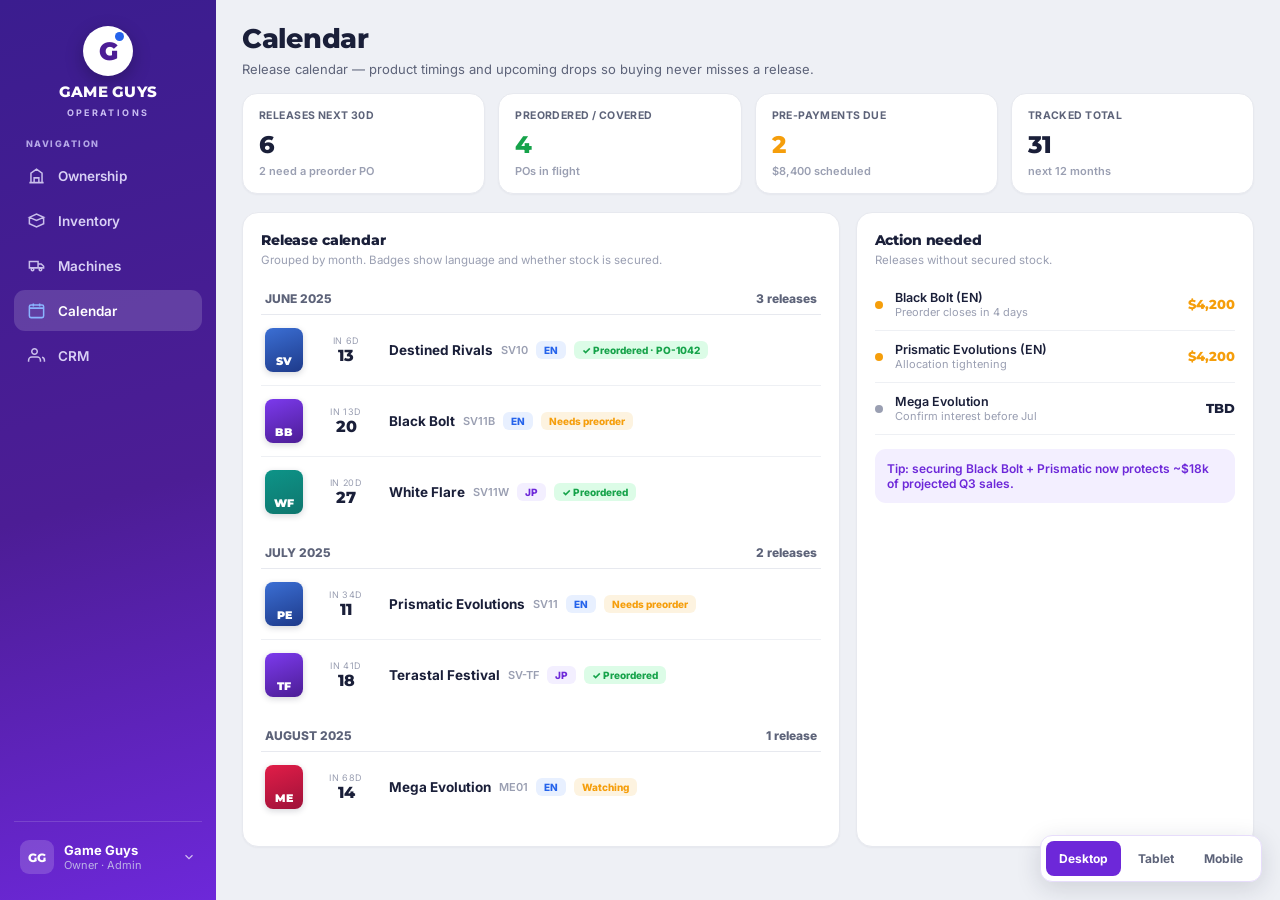
<file: miscellaneous.html>
<!DOCTYPE html>
<html lang="en">
<head>
<meta charset="utf-8" />
<meta name="viewport" content="width=device-width, initial-scale=1" />
<title>Game Guys — Miscellaneous</title>
<link rel="preconnect" href="https://fonts.googleapis.com">
<link rel="preconnect" href="https://fonts.gstatic.com" crossorigin>
<link href="https://fonts.googleapis.com/css2?family=Montserrat:wght@600;700;800;900&family=Inter:wght@400;500;600;700&display=swap" rel="stylesheet">
<style>
  :root{
    --purple:#6d28d9;--purple-2:#7c3aed;--purple-deep:#4c1d95;--indigo:#3b1d8f;
    --purple-soft:#f3efff;--purple-line:#e7ddfb;
    --blue:#2563eb;--blue-soft:#e8f0ff;
    --bg:#eef0f5;--surface:#fff;--line:#e7e9ef;--line2:#eef0f4;
    --fg:#1a1f39;--fg2:#5d6379;--fg3:#9a9fb2;
    --green:#22c55e;--green-txt:#16a34a;--green-soft:#dcfce7;
    --amber:#f59e0b;--amber-soft:#fdf3e0;--red:#ef4444;--red-soft:#fdeceb;
    --teal:#0d9488;--teal-soft:#d9f5f1;
    --font:"Inter",-apple-system,BlinkMacSystemFont,"Segoe UI",sans-serif;
    --display:"Montserrat","Inter",-apple-system,"Segoe UI",sans-serif;
  }
  *{box-sizing:border-box}
  html,body{margin:0;height:100%;background:var(--bg);color:var(--fg);font-family:var(--font);-webkit-font-smoothing:antialiased}
  h1,h2,h3{font-family:var(--display);letter-spacing:-.01em;margin:0}
  svg{display:block}
  .app{display:grid;grid-template-columns:216px 1fr;height:100vh;overflow:hidden}
  .side{background:linear-gradient(165deg,var(--indigo),var(--purple-deep) 55%,var(--purple));color:#fff;display:flex;flex-direction:column;padding:20px 14px}
  .logo{display:flex;flex-direction:column;align-items:center;gap:6px;padding:6px 0 16px}
  .logo .mark{width:50px;height:50px;border-radius:50%;background:#fff;display:flex;align-items:center;justify-content:center;position:relative;box-shadow:0 6px 18px rgba(0,0,0,.25)}
  .logo .mark span{font-family:var(--display);font-weight:900;font-size:25px;color:var(--purple-deep)}
  .logo .mark i{position:absolute;top:6px;right:9px;width:9px;height:9px;border-radius:50%;background:var(--blue)}
  .logo .nm{font-family:var(--display);font-weight:800;font-size:15px;letter-spacing:.02em}
  .logo .sb{font-size:9px;font-weight:700;letter-spacing:.26em;color:#c9bdf2}
  .tabhint{font-size:9px;font-weight:800;letter-spacing:.16em;color:#b3a6e6;padding:4px 12px 6px;text-transform:uppercase}
  .nav{display:flex;flex-direction:column;gap:4px}
  .nav a{display:flex;align-items:center;gap:12px;padding:11px 13px;border-radius:11px;color:#d8d0f5;text-decoration:none;font-size:13.5px;font-weight:600}
  .nav a svg{width:19px;height:19px;stroke:currentColor;fill:none;stroke-width:1.9;opacity:.9}
  .nav a.active{background:rgba(255,255,255,.15);color:#fff}
  .nav a.active svg{color:#8ab4ff;opacity:1}
  .side .spacer{flex:1}
  .uwrap{border-top:1px solid rgba(255,255,255,.14);padding-top:12px}
  .user{display:flex;align-items:center;gap:10px;padding:6px}
  .user .av{width:34px;height:34px;border-radius:9px;background:rgba(255,255,255,.16);display:flex;align-items:center;justify-content:center;font-family:var(--display);font-weight:800;font-size:12px}
  .user .who{font-weight:700;font-size:13px}.user .role{font-size:11px;color:#bcb2e6}
  .user .cv{margin-left:auto;opacity:.7}
  .main{display:flex;flex-direction:column;height:100vh;overflow:hidden}
  .content{flex:1;overflow:auto;padding:22px 26px 40px}
  .head{margin-bottom:16px}
  h1{font-size:27px;font-weight:800}
  .subtitle{font-size:13px;color:var(--fg2);margin-top:6px}
  .kpis{display:grid;gap:13px;margin-bottom:18px;grid-template-columns:repeat(4,1fr)}
  .kpi{background:var(--surface);border:1px solid var(--line);border-radius:15px;padding:15px 16px;box-shadow:0 1px 2px rgba(26,31,57,.04)}
  .kpi .l{font-size:10.5px;color:var(--fg2);font-weight:700;text-transform:uppercase;letter-spacing:.04em}
  .kpi .v{font-family:var(--display);font-size:24px;font-weight:800;margin-top:8px}
  .kpi .d{font-size:11px;margin-top:5px;font-weight:600;color:var(--fg3)}
  .grid2{display:grid;grid-template-columns:1.5fr 1fr;gap:16px}
  .card{background:var(--surface);border:1px solid var(--line);border-radius:16px;padding:18px;box-shadow:0 1px 2px rgba(26,31,57,.04);margin-bottom:16px}
  .card h3{font-size:14px;font-weight:800;margin-bottom:4px}
  .card .cap{font-size:11.5px;color:var(--fg3);margin-bottom:12px}
  .card.tight{margin-bottom:0}
  .calmonth{margin-bottom:6px}
  .mh{display:flex;justify-content:space-between;font-size:12px;font-weight:800;color:var(--fg2);padding:12px 4px 8px;border-bottom:1px solid var(--line)}
  .rel{display:flex;align-items:center;gap:14px;padding:13px 4px;border-bottom:1px solid var(--line2)}
  .rel:last-child{border-bottom:none}
  .rel .date{width:58px;text-align:center;flex:0 0 auto}
  .rel .date .d{font-family:var(--display);font-weight:800;font-size:16px}
  .rel .date .in{font-size:9px;color:var(--fg3);text-transform:uppercase;letter-spacing:.04em}
  .rel .nm{font-weight:700;font-size:13.5px;display:flex;align-items:center;gap:8px;flex-wrap:wrap}
  .rel .code{font-size:11px;color:var(--fg3);font-weight:600}
  .rel .art{width:38px;height:44px;border-radius:8px;flex:0 0 auto;color:#fff;display:flex;align-items:flex-end;justify-content:center;font-family:var(--display);font-weight:900;font-size:11px;padding-bottom:4px;box-shadow:0 2px 6px rgba(26,31,57,.18)}
  .a1{background:linear-gradient(160deg,#3b6fd4,#1e3a8a)}.a2{background:linear-gradient(160deg,#7c3aed,#4c1d95)}
  .a3{background:linear-gradient(160deg,#0d9488,#0f766e)}.a4{background:linear-gradient(160deg,#e11d48,#9f1239)}
  .badge{font-size:10px;font-weight:800;padding:3px 8px;border-radius:6px}
  .b-green{background:var(--green-soft);color:var(--green-txt)}.b-amber{background:var(--amber-soft);color:var(--amber)}
  .b-blue{background:var(--blue-soft);color:var(--blue)}.b-purple{background:var(--purple-soft);color:var(--purple)}.b-teal{background:var(--teal-soft);color:var(--teal)}
  .up{display:flex;gap:12px;align-items:center;padding:11px 0;border-bottom:1px solid var(--line2)}
  .up:last-child{border-bottom:none}
  .up .dot{width:8px;height:8px;border-radius:50%;flex:0 0 auto}
  .up .t{font-weight:600;font-size:12.5px}.up .s{font-size:11px;color:var(--fg3)}
  .up .r{margin-left:auto;font-family:var(--display);font-weight:800;font-size:12.5px}
  /* ---------- mobile ---------- */
  @media (max-width:860px){
    html,body{height:auto;overflow-y:auto}
    .app{display:flex;flex-direction:column;height:auto;overflow:visible}
    .side{flex-direction:row;align-items:center;gap:10px;padding:9px 12px;overflow-x:auto;position:sticky;top:0;z-index:30}
    .logo{flex-direction:row;align-items:center;gap:8px;padding:0;flex:0 0 auto}
    .logo .mark{width:32px;height:32px;box-shadow:none}.logo .mark span{font-size:16px}
    .logo .nm{font-size:12.5px}.logo .sb,.tabhint{display:none}
    .nav{flex-direction:row;gap:6px;flex:0 0 auto}
    .nav a{padding:8px 11px;font-size:12.5px;white-space:nowrap;border-radius:9px;gap:8px}
    .nav a svg{width:16px;height:16px}
    .side .spacer,.uwrap{display:none}
    .main{height:auto;overflow:visible}
    .content{overflow:visible;padding:14px}
    .head{flex-direction:column;align-items:flex-start;gap:8px;margin-bottom:14px}
    h1{font-size:21px}
    .content table{display:block;overflow-x:auto;-webkit-overflow-scrolling:touch;white-space:nowrap}
    .kpis{grid-template-columns:repeat(2,1fr)}
    .grid2{grid-template-columns:1fr}
  }
  @media (max-width:520px){ .kpis{grid-template-columns:1fr} }
</style>
<link rel="stylesheet" href="device-preview.css?v=20260924.1">
<script src="device-preview.js?v=20260924.1" defer></script>
</head>
<body>
<div class="app">
  <aside class="side">
    <div class="logo"><div class="mark"><span>G</span><i></i></div><div class="nm">GAME GUYS</div><div class="sb">OPERATIONS</div></div>
    <div class="tabhint">Navigation</div>
    <nav class="nav">
      <a href="ownership.html"><svg viewBox="0 0 24 24"><path d="M3 21h18M5 21V9l7-5 7 5v12M9 21v-6h6v6"/></svg> Ownership</a>
      <a href="inventory.html"><svg viewBox="0 0 24 24"><path d="M3 8l9-4 9 4-9 4-9-4zM3 8v8l9 4 9-4V8"/></svg> Inventory</a>
      <a href="machines.html"><svg viewBox="0 0 24 24"><path d="M3 7h11v8H3zM14 10h4l3 3v2h-7z"/><circle cx="7" cy="17" r="1.6"/><circle cx="17" cy="17" r="1.6"/></svg> Machines</a>
      <a href="miscellaneous.html" class="active"><svg viewBox="0 0 24 24"><rect x="3" y="5" width="18" height="16" rx="2"/><path d="M3 9h18M8 3v4M16 3v4"/></svg> Calendar</a>
      <a href="crm.html"><svg viewBox="0 0 24 24"><path d="M17 20v-2a4 4 0 0 0-4-4H6a4 4 0 0 0-4 4v2"/><circle cx="9.5" cy="7" r="3.5"/><path d="M22 20v-2a4 4 0 0 0-3-3.9"/></svg> CRM</a>
    </nav>
    <div class="spacer"></div>
    <div class="uwrap"><div class="user"><div class="av">GG</div><div><div class="who">Game Guys</div><div class="role">Owner · Admin</div></div>
      <svg class="cv" width="14" height="14" viewBox="0 0 24 24" fill="none" stroke="#fff" stroke-width="2"><path d="M6 9l6 6 6-6"/></svg></div></div>
  </aside>

  <div class="main">
    <div class="content">
      <div class="head">
        <h1>Calendar</h1>
        <div class="subtitle">Release calendar — product timings and upcoming drops so buying never misses a release.</div>
      </div>

      <div class="kpis">
        <div class="kpi"><div class="l">Releases next 30d</div><div class="v">6</div><div class="d">2 need a preorder PO</div></div>
        <div class="kpi"><div class="l">Preordered / covered</div><div class="v" style="color:var(--green-txt)">4</div><div class="d">POs in flight</div></div>
        <div class="kpi"><div class="l">Pre-payments due</div><div class="v" style="color:var(--amber)">2</div><div class="d">$8,400 scheduled</div></div>
        <div class="kpi"><div class="l">Tracked total</div><div class="v">31</div><div class="d">next 12 months</div></div>
      </div>

      <div class="grid2">
        <div class="card tight">
          <h3>Release calendar</h3><div class="cap">Grouped by month. Badges show language and whether stock is secured.</div>
          <div class="calmonth">
            <div class="mh"><span>JUNE 2025</span><span>3 releases</span></div>
            <div class="rel"><div class="art a1">SV</div><div class="date"><div class="in">in 6d</div><div class="d">13</div></div><div style="flex:1"><div class="nm">Destined Rivals <span class="code">SV10</span> <span class="badge b-blue">EN</span> <span class="badge b-green">✓ Preordered · PO-1042</span></div></div></div>
            <div class="rel"><div class="art a2">BB</div><div class="date"><div class="in">in 13d</div><div class="d">20</div></div><div style="flex:1"><div class="nm">Black Bolt <span class="code">SV11B</span> <span class="badge b-blue">EN</span> <span class="badge b-amber">Needs preorder</span></div></div></div>
            <div class="rel"><div class="art a3">WF</div><div class="date"><div class="in">in 20d</div><div class="d">27</div></div><div style="flex:1"><div class="nm">White Flare <span class="code">SV11W</span> <span class="badge b-purple">JP</span> <span class="badge b-green">✓ Preordered</span></div></div></div>
          </div>
          <div class="calmonth">
            <div class="mh"><span>JULY 2025</span><span>2 releases</span></div>
            <div class="rel"><div class="art a1">PE</div><div class="date"><div class="in">in 34d</div><div class="d">11</div></div><div style="flex:1"><div class="nm">Prismatic Evolutions <span class="code">SV11</span> <span class="badge b-blue">EN</span> <span class="badge b-amber">Needs preorder</span></div></div></div>
            <div class="rel"><div class="art a2">TF</div><div class="date"><div class="in">in 41d</div><div class="d">18</div></div><div style="flex:1"><div class="nm">Terastal Festival <span class="code">SV-TF</span> <span class="badge b-purple">JP</span> <span class="badge b-green">✓ Preordered</span></div></div></div>
          </div>
          <div class="calmonth">
            <div class="mh"><span>AUGUST 2025</span><span>1 release</span></div>
            <div class="rel"><div class="art a4">ME</div><div class="date"><div class="in">in 68d</div><div class="d">14</div></div><div style="flex:1"><div class="nm">Mega Evolution <span class="code">ME01</span> <span class="badge b-blue">EN</span> <span class="badge b-amber">Watching</span></div></div></div>
          </div>
        </div>

        <div class="card tight">
          <h3>Action needed</h3><div class="cap">Releases without secured stock.</div>
          <div class="up"><span class="dot" style="background:var(--amber)"></span><div><div class="t">Black Bolt (EN)</div><div class="s">Preorder closes in 4 days</div></div><span class="r" style="color:var(--amber)">$4,200</span></div>
          <div class="up"><span class="dot" style="background:var(--amber)"></span><div><div class="t">Prismatic Evolutions (EN)</div><div class="s">Allocation tightening</div></div><span class="r" style="color:var(--amber)">$4,200</span></div>
          <div class="up"><span class="dot" style="background:var(--fg3)"></span><div><div class="t">Mega Evolution</div><div class="s">Confirm interest before Jul</div></div><span class="r muted">TBD</span></div>
          <div style="margin-top:14px;padding:12px;background:var(--purple-soft);border-radius:11px;font-size:12px;color:var(--purple);font-weight:600">Tip: securing Black Bolt + Prismatic now protects ~$18k of projected Q3 sales.</div>
        </div>
      </div>
    </div>
  </div>
</div>
</body>
</html>
</file>
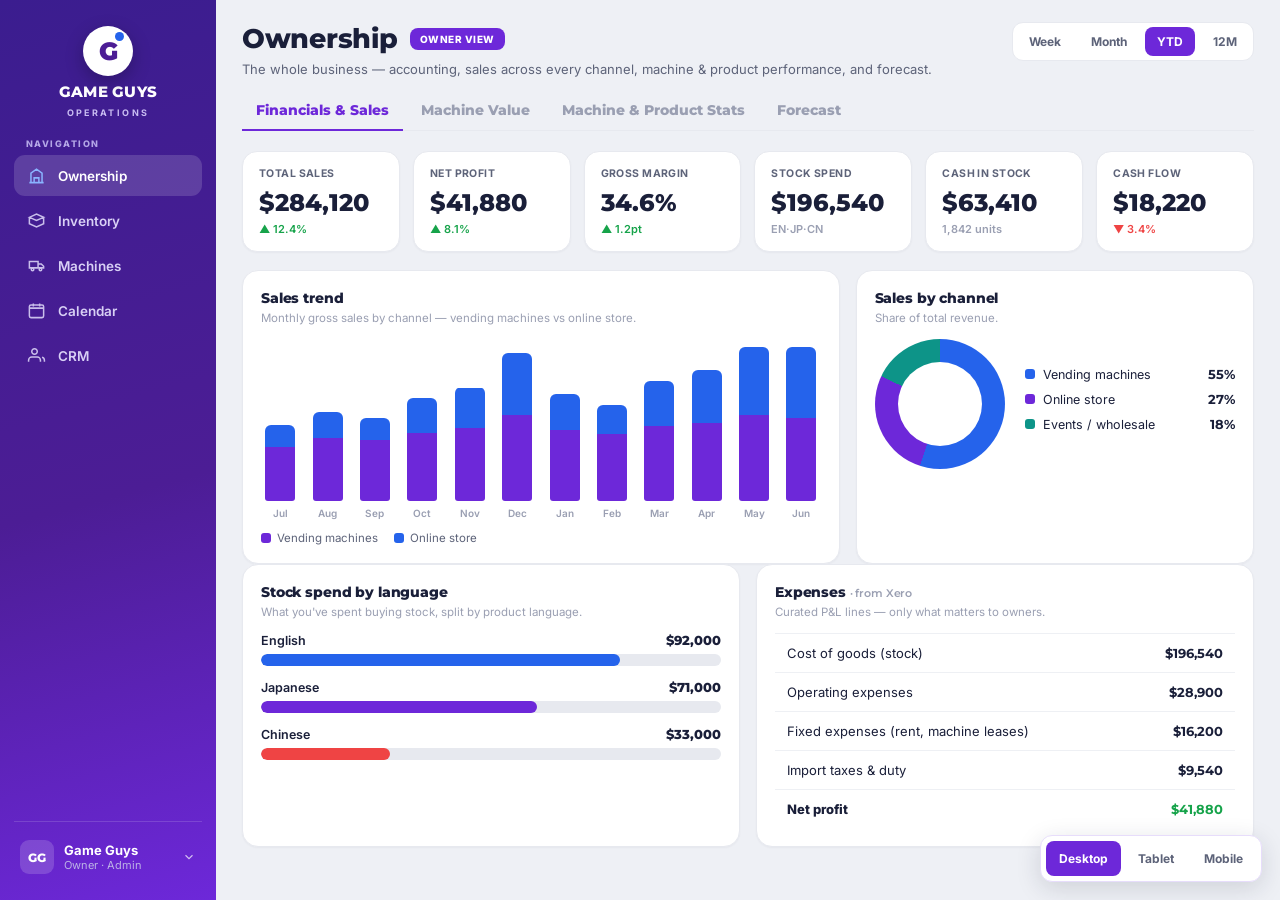
<file: ownership.html>
<!DOCTYPE html>
<html lang="en">
<head>
<meta charset="utf-8" />
<meta name="viewport" content="width=device-width, initial-scale=1" />
<title>Game Guys — Ownership</title>
<link rel="preconnect" href="https://fonts.googleapis.com">
<link rel="preconnect" href="https://fonts.gstatic.com" crossorigin>
<link href="https://fonts.googleapis.com/css2?family=Montserrat:wght@600;700;800;900&family=Inter:wght@400;500;600;700&display=swap" rel="stylesheet">
<style>
  :root{
    --purple:#6d28d9;--purple-2:#7c3aed;--purple-deep:#4c1d95;--indigo:#3b1d8f;
    --purple-soft:#f3efff;--purple-line:#e7ddfb;
    --blue:#2563eb;--blue-soft:#e8f0ff;
    --bg:#eef0f5;--surface:#fff;--line:#e7e9ef;--line2:#eef0f4;
    --fg:#1a1f39;--fg2:#5d6379;--fg3:#9a9fb2;
    --green:#22c55e;--green-txt:#16a34a;--green-soft:#dcfce7;
    --amber:#f59e0b;--amber-soft:#fdf3e0;--red:#ef4444;--red-soft:#fdeceb;
    --teal:#0d9488;--teal-soft:#d9f5f1;
    --font:"Inter",-apple-system,BlinkMacSystemFont,"Segoe UI",sans-serif;
    --display:"Montserrat","Inter",-apple-system,"Segoe UI",sans-serif;
  }
  *{box-sizing:border-box}
  html,body{margin:0;height:100%;background:var(--bg);color:var(--fg);font-family:var(--font);-webkit-font-smoothing:antialiased}
  h1,h2,h3,.disp{font-family:var(--display);letter-spacing:-.01em;margin:0}
  svg{display:block}
  .app{display:grid;grid-template-columns:216px 1fr;height:100vh;overflow:hidden}

  /* Sidebar */
  .side{background:linear-gradient(165deg,var(--indigo),var(--purple-deep) 55%,var(--purple));color:#fff;display:flex;flex-direction:column;padding:20px 14px}
  .logo{display:flex;flex-direction:column;align-items:center;gap:6px;padding:6px 0 16px}
  .logo .mark{width:50px;height:50px;border-radius:50%;background:#fff;display:flex;align-items:center;justify-content:center;position:relative;box-shadow:0 6px 18px rgba(0,0,0,.25)}
  .logo .mark span{font-family:var(--display);font-weight:900;font-size:25px;color:var(--purple-deep)}
  .logo .mark i{position:absolute;top:6px;right:9px;width:9px;height:9px;border-radius:50%;background:var(--blue)}
  .logo .nm{font-family:var(--display);font-weight:800;font-size:15px;letter-spacing:.02em}
  .logo .sb{font-size:9px;font-weight:700;letter-spacing:.26em;color:#c9bdf2}
  .tabhint{font-size:9px;font-weight:800;letter-spacing:.16em;color:#b3a6e6;padding:4px 12px 6px;text-transform:uppercase}
  .nav{display:flex;flex-direction:column;gap:4px}
  .nav a{display:flex;align-items:center;gap:12px;padding:11px 13px;border-radius:11px;color:#d8d0f5;text-decoration:none;font-size:13.5px;font-weight:600}
  .nav a svg{width:19px;height:19px;stroke:currentColor;fill:none;stroke-width:1.9;opacity:.9}
  .nav a.active{background:rgba(255,255,255,.15);color:#fff}
  .nav a.active svg{color:#8ab4ff;opacity:1}
  .side .spacer{flex:1}
  .uwrap{border-top:1px solid rgba(255,255,255,.14);padding-top:12px}
  .user{display:flex;align-items:center;gap:10px;padding:6px}
  .user .av{width:34px;height:34px;border-radius:9px;background:rgba(255,255,255,.16);display:flex;align-items:center;justify-content:center;font-family:var(--display);font-weight:800;font-size:12px}
  .user .who{font-weight:700;font-size:13px}.user .role{font-size:11px;color:#bcb2e6}
  .user .cv{margin-left:auto;opacity:.7}

  .main{display:flex;flex-direction:column;height:100vh;overflow:hidden}
  .content{flex:1;overflow:auto;padding:22px 26px 40px}
  .head{display:flex;align-items:flex-start;justify-content:space-between;gap:16px;margin-bottom:14px}
  h1{font-size:27px;font-weight:800;display:flex;align-items:center;gap:12px}
  .pill{color:#fff;font-size:10px;font-weight:800;letter-spacing:.05em;padding:5px 10px;border-radius:8px;font-family:var(--font)}
  .p-owner{background:var(--purple)}
  .subtitle{font-size:13px;color:var(--fg2);margin-top:6px}
  .ranges{display:flex;gap:6px;background:#fff;border:1px solid var(--line);border-radius:11px;padding:4px}
  .ranges button{border:none;background:none;font-family:var(--font);font-weight:700;font-size:12px;color:var(--fg2);padding:7px 12px;border-radius:8px;cursor:pointer}
  .ranges button.on{background:var(--purple);color:#fff}

  /* Sub-tabs */
  .subtabs{display:flex;gap:4px;border-bottom:1px solid var(--line);margin:6px 0 20px}
  .subtabs button{border:none;background:none;font-family:var(--display);font-weight:800;font-size:13.5px;color:var(--fg3);padding:11px 14px;cursor:pointer;border-bottom:2.5px solid transparent;margin-bottom:-1px}
  .subtabs button.on{color:var(--purple);border-bottom-color:var(--purple)}
  .view{display:none}.view.show{display:block}

  .kpis{display:grid;gap:13px;margin-bottom:18px}
  .k3{grid-template-columns:repeat(3,1fr)}.k4{grid-template-columns:repeat(4,1fr)}.k6{grid-template-columns:repeat(6,1fr)}
  .kpi{background:var(--surface);border:1px solid var(--line);border-radius:15px;padding:15px 16px;box-shadow:0 1px 2px rgba(26,31,57,.04)}
  .kpi .l{font-size:10.5px;color:var(--fg2);font-weight:700;text-transform:uppercase;letter-spacing:.04em}
  .kpi .v{font-family:var(--display);font-size:24px;font-weight:800;margin-top:8px}
  .kpi .d{font-size:11px;margin-top:5px;font-weight:600}
  .up{color:var(--green-txt)}.down{color:var(--red)}.muted{color:var(--fg3)}

  .grid2{display:grid;grid-template-columns:1.5fr 1fr;gap:16px}
  .grid2b{display:grid;grid-template-columns:1fr 1fr;gap:16px}
  .card{background:var(--surface);border:1px solid var(--line);border-radius:16px;padding:18px;box-shadow:0 1px 2px rgba(26,31,57,.04);margin-bottom:16px}
  .card h3{font-size:14px;font-weight:800;margin-bottom:4px}
  .card .cap{font-size:11.5px;color:var(--fg3);margin-bottom:14px}
  .card.tight{margin-bottom:0}

  /* stacked bar chart */
  .chart{display:flex;align-items:flex-end;gap:9px;height:180px;padding-top:8px}
  .chart .col{flex:1;display:flex;flex-direction:column;align-items:center;gap:6px;height:100%}
  .chart .stack{width:100%;max-width:30px;margin-top:auto;display:flex;flex-direction:column;justify-content:flex-end;border-radius:6px 6px 3px 3px;overflow:hidden}
  .chart .s-on{background:var(--blue)}.chart .s-vm{background:var(--purple)}
  .chart .mo{font-size:10px;color:var(--fg3);font-weight:600}
  .lg{display:flex;gap:16px;margin-top:12px;font-size:11.5px;color:var(--fg2)}
  .lg i{display:inline-block;width:10px;height:10px;border-radius:3px;margin-right:6px;vertical-align:-1px}
  .i-vm{background:var(--purple)}.i-on{background:var(--blue)}

  /* donut */
  .donut{display:flex;align-items:center;gap:20px}
  .ring{width:130px;height:130px;border-radius:50%;flex:0 0 auto;
    background:conic-gradient(var(--blue) 0 55%,var(--purple) 55% 82%,var(--teal) 82% 100%);
    display:flex;align-items:center;justify-content:center}
  .ring::after{content:"";width:84px;height:84px;border-radius:50%;background:#fff}
  .ring .ctr{position:absolute;text-align:center}
  .dlegend .row{display:flex;align-items:center;gap:8px;font-size:12.5px;margin-bottom:10px}
  .dlegend .dot{width:10px;height:10px;border-radius:3px}
  .dlegend b{font-family:var(--display);margin-left:auto}

  .hbar{margin-bottom:14px}
  .hbar .top{display:flex;justify-content:space-between;font-size:12.5px;font-weight:600;margin-bottom:6px}
  .hbar .top b{font-family:var(--display);font-weight:800}
  .track{height:12px;border-radius:999px;background:var(--line);overflow:hidden}
  .track i{display:block;height:100%;border-radius:999px}
  .fill-en{background:var(--blue)}.fill-jp{background:var(--purple)}.fill-cn{background:var(--red)}

  table{width:100%;border-collapse:collapse}
  thead th{font-size:10.5px;font-weight:800;letter-spacing:.04em;text-transform:uppercase;color:var(--fg3);text-align:left;padding:9px 12px;background:#faf9fe}
  tbody td{padding:11px 12px;border-top:1px solid var(--line2);font-size:13px;vertical-align:middle}
  .num{text-align:right;font-family:var(--display);font-weight:700}
  .rank{display:flex;align-items:center;gap:12px;padding:10px 0;border-bottom:1px solid var(--line2)}
  .rank:last-child{border-bottom:none}
  .rank .n{width:22px;height:22px;border-radius:7px;background:var(--purple-soft);color:var(--purple);font-weight:800;font-size:11px;display:flex;align-items:center;justify-content:center;font-family:var(--display)}
  .rank .n.bad{background:var(--red-soft);color:var(--red)}
  .rank .nm{font-weight:600;font-size:13px}.rank .sub{font-size:11px;color:var(--fg3)}
  .rank .val{margin-left:auto;font-family:var(--display);font-weight:800;font-size:13.5px}
  .rank .val.good{color:var(--green-txt)}.rank .val.bad{color:var(--red)}
  .badge{font-size:10px;font-weight:800;padding:3px 8px;border-radius:6px}
  .b-green{background:var(--green-soft);color:var(--green-txt)}.b-amber{background:var(--amber-soft);color:var(--amber)}
  .b-blue{background:var(--blue-soft);color:var(--blue)}.b-red{background:var(--red-soft);color:var(--red)}.b-purple{background:var(--purple-soft);color:var(--purple)}

  /* forecast */
  .fcard{background:linear-gradient(140deg,var(--purple-deep),var(--purple));color:#fff;border-radius:16px;padding:20px;margin-bottom:16px}
  .fcard .l{font-size:11px;font-weight:700;letter-spacing:.05em;text-transform:uppercase;color:#d9cffa}
  .fcard .v{font-family:var(--display);font-weight:900;font-size:30px;margin-top:6px}
  .fcard .d{font-size:12px;color:#e7deff;margin-top:6px}
  .rec{display:flex;gap:12px;align-items:flex-start;padding:13px;border:1px solid var(--line);border-radius:12px;margin-bottom:10px;background:#fff}
  .rec .ic{width:30px;height:30px;border-radius:8px;flex:0 0 auto;display:flex;align-items:center;justify-content:center}
  .rec .ic svg{width:16px;height:16px;stroke:#fff;fill:none;stroke-width:2}
  .rec .tt{font-weight:700;font-size:13px}.rec .ss{font-size:11.5px;color:var(--fg2);margin-top:2px;line-height:1.45}
  .card.p0{padding:0}
  .card .ph{display:flex;align-items:center;justify-content:space-between;padding:16px 18px 6px}
  .live{font-size:10px;font-weight:800;color:var(--green-txt);letter-spacing:.05em}
  .livebox{display:flex;align-items:center;gap:11px;background:var(--purple-soft);border:1px solid var(--purple-line);border-radius:12px;padding:12px 15px;margin-bottom:16px;font-size:12.5px;color:var(--fg2);line-height:1.5}
  .livebox svg{width:19px;height:19px;stroke:var(--purple);fill:none;stroke-width:2;flex:0 0 auto}
  .callout{background:var(--purple-soft);border:1px solid var(--purple-line);border-radius:14px;padding:16px 18px;margin-top:16px;font-size:12.5px;color:var(--fg2);line-height:1.6}
  .callout b{color:var(--purple)}
  .callout .steps{display:flex;flex-wrap:wrap;align-items:center;gap:10px;margin-top:12px}
  .callout .step{display:flex;flex-direction:column;gap:2px;background:#fff;border:1px solid var(--purple-line);border-radius:10px;padding:9px 13px}
  .callout .step .t{font-size:10.5px;color:var(--fg3);font-weight:700;text-transform:uppercase;letter-spacing:.03em}
  .callout .step .a{font-family:var(--display);font-weight:800;font-size:16px}
  .callout .arrow{color:var(--purple);font-weight:800;font-size:16px}
  /* ---------- mobile ---------- */
  @media (max-width:860px){
    html,body{height:auto;overflow-y:auto}
    .app{display:flex;flex-direction:column;height:auto;overflow:visible}
    .side{flex-direction:row;align-items:center;gap:10px;padding:9px 12px;overflow-x:auto;position:sticky;top:0;z-index:30}
    .logo{flex-direction:row;align-items:center;gap:8px;padding:0;flex:0 0 auto}
    .logo .mark{width:32px;height:32px;box-shadow:none}.logo .mark span{font-size:16px}
    .logo .nm{font-size:12.5px}.logo .sb,.tabhint{display:none}
    .nav{flex-direction:row;gap:6px;flex:0 0 auto}
    .nav a{padding:8px 11px;font-size:12.5px;white-space:nowrap;border-radius:9px;gap:8px}
    .nav a svg{width:16px;height:16px}
    .side .spacer,.uwrap{display:none}
    .main{height:auto;overflow:visible}
    .content{overflow:visible;padding:14px}
    .head{flex-direction:column;align-items:flex-start;gap:8px;margin-bottom:14px}
    h1{font-size:21px}
    .content table{display:block;overflow-x:auto;-webkit-overflow-scrolling:touch;white-space:nowrap}
    .k3,.k4,.k6{grid-template-columns:repeat(2,1fr)}
    .grid2,.grid2b{grid-template-columns:1fr}
  }
  @media (max-width:520px){ .k3,.k4,.k6{grid-template-columns:1fr} }
</style>
<link rel="stylesheet" href="device-preview.css?v=20260924.1">
<script src="device-preview.js?v=20260924.1" defer></script>
</head>
<body>
<div class="app">
  <!-- Sidebar -->
  <aside class="side">
    <div class="logo"><div class="mark"><span>G</span><i></i></div><div class="nm">GAME GUYS</div><div class="sb">OPERATIONS</div></div>
    <div class="tabhint">Navigation</div>
    <nav class="nav">
      <a href="ownership.html" class="active"><svg viewBox="0 0 24 24"><path d="M3 21h18M5 21V9l7-5 7 5v12M9 21v-6h6v6"/></svg> Ownership</a>
      <a href="inventory.html"><svg viewBox="0 0 24 24"><path d="M3 8l9-4 9 4-9 4-9-4zM3 8v8l9 4 9-4V8"/></svg> Inventory</a>
      <a href="machines.html"><svg viewBox="0 0 24 24"><path d="M3 7h11v8H3zM14 10h4l3 3v2h-7z"/><circle cx="7" cy="17" r="1.6"/><circle cx="17" cy="17" r="1.6"/></svg> Machines</a>
      <a href="miscellaneous.html"><svg viewBox="0 0 24 24"><rect x="3" y="5" width="18" height="16" rx="2"/><path d="M3 9h18M8 3v4M16 3v4"/></svg> Calendar</a>
      <a href="crm.html"><svg viewBox="0 0 24 24"><path d="M17 20v-2a4 4 0 0 0-4-4H6a4 4 0 0 0-4 4v2"/><circle cx="9.5" cy="7" r="3.5"/><path d="M22 20v-2a4 4 0 0 0-3-3.9"/></svg> CRM</a>
    </nav>
    <div class="spacer"></div>
    <div class="uwrap"><div class="user"><div class="av">GG</div><div><div class="who">Game Guys</div><div class="role">Owner · Admin</div></div>
      <svg class="cv" width="14" height="14" viewBox="0 0 24 24" fill="none" stroke="#fff" stroke-width="2"><path d="M6 9l6 6 6-6"/></svg></div></div>
  </aside>

  <!-- Main -->
  <div class="main">
    <div class="content">
      <div class="head">
        <div><h1>Ownership <span class="pill p-owner">OWNER VIEW</span></h1>
        <div class="subtitle">The whole business — accounting, sales across every channel, machine &amp; product performance, and forecast.</div></div>
        <div class="ranges"><button>Week</button><button>Month</button><button class="on">YTD</button><button>12M</button></div>
      </div>

      <div class="subtabs">
        <button class="on" data-v="fin">Financials &amp; Sales</button>
        <button data-v="value">Machine Value</button>
        <button data-v="stats">Machine &amp; Product Stats</button>
        <button data-v="fore">Forecast</button>
      </div>

      <!-- ===== 1.a FINANCIALS & SALES ===== -->
      <section class="view show" id="v-fin">
        <div class="kpis k6">
          <div class="kpi"><div class="l">Total sales</div><div class="v">$284,120</div><div class="d up">▲ 12.4%</div></div>
          <div class="kpi"><div class="l">Net profit</div><div class="v">$41,880</div><div class="d up">▲ 8.1%</div></div>
          <div class="kpi"><div class="l">Gross margin</div><div class="v">34.6%</div><div class="d up">▲ 1.2pt</div></div>
          <div class="kpi"><div class="l">Stock spend</div><div class="v">$196,540</div><div class="d muted">EN·JP·CN</div></div>
          <div class="kpi"><div class="l">Cash in stock</div><div class="v">$63,410</div><div class="d muted">1,842 units</div></div>
          <div class="kpi"><div class="l">Cash flow</div><div class="v">$18,220</div><div class="d down">▼ 3.4%</div></div>
        </div>

        <div class="grid2">
          <div class="card tight">
            <h3>Sales trend</h3><div class="cap">Monthly gross sales by channel — vending machines vs online store.</div>
            <div class="chart">
              <div class="col"><div class="stack" style="height:44%"><div class="s-on" style="height:28%"></div><div class="s-vm" style="height:72%"></div></div><div class="mo">Jul</div></div>
              <div class="col"><div class="stack" style="height:52%"><div class="s-on" style="height:30%"></div><div class="s-vm" style="height:70%"></div></div><div class="mo">Aug</div></div>
              <div class="col"><div class="stack" style="height:48%"><div class="s-on" style="height:26%"></div><div class="s-vm" style="height:74%"></div></div><div class="mo">Sep</div></div>
              <div class="col"><div class="stack" style="height:60%"><div class="s-on" style="height:34%"></div><div class="s-vm" style="height:66%"></div></div><div class="mo">Oct</div></div>
              <div class="col"><div class="stack" style="height:66%"><div class="s-on" style="height:36%"></div><div class="s-vm" style="height:64%"></div></div><div class="mo">Nov</div></div>
              <div class="col"><div class="stack" style="height:86%"><div class="s-on" style="height:42%"></div><div class="s-vm" style="height:58%"></div></div><div class="mo">Dec</div></div>
              <div class="col"><div class="stack" style="height:62%"><div class="s-on" style="height:33%"></div><div class="s-vm" style="height:67%"></div></div><div class="mo">Jan</div></div>
              <div class="col"><div class="stack" style="height:56%"><div class="s-on" style="height:30%"></div><div class="s-vm" style="height:70%"></div></div><div class="mo">Feb</div></div>
              <div class="col"><div class="stack" style="height:70%"><div class="s-on" style="height:38%"></div><div class="s-vm" style="height:62%"></div></div><div class="mo">Mar</div></div>
              <div class="col"><div class="stack" style="height:76%"><div class="s-on" style="height:40%"></div><div class="s-vm" style="height:60%"></div></div><div class="mo">Apr</div></div>
              <div class="col"><div class="stack" style="height:90%"><div class="s-on" style="height:44%"></div><div class="s-vm" style="height:56%"></div></div><div class="mo">May</div></div>
              <div class="col"><div class="stack" style="height:100%"><div class="s-on" style="height:46%"></div><div class="s-vm" style="height:54%"></div></div><div class="mo">Jun</div></div>
            </div>
            <div class="lg"><span><i class="i-vm"></i>Vending machines</span><span><i class="i-on"></i>Online store</span></div>
          </div>
          <div class="card tight">
            <h3>Sales by channel</h3><div class="cap">Share of total revenue.</div>
            <div class="donut">
              <div class="ring"></div>
              <div class="dlegend" style="flex:1">
                <div class="row"><span class="dot" style="background:var(--blue)"></span>Vending machines <b>55%</b></div>
                <div class="row"><span class="dot" style="background:var(--purple)"></span>Online store <b>27%</b></div>
                <div class="row"><span class="dot" style="background:var(--teal)"></span>Events / wholesale <b>18%</b></div>
              </div>
            </div>
          </div>
        </div>

        <div class="grid2b">
          <div class="card tight">
            <h3>Stock spend by language</h3><div class="cap">What you've spent buying stock, split by product language.</div>
            <div class="hbar"><div class="top"><span>English</span><b>$92,000</b></div><div class="track"><i class="fill-en" style="width:78%"></i></div></div>
            <div class="hbar"><div class="top"><span>Japanese</span><b>$71,000</b></div><div class="track"><i class="fill-jp" style="width:60%"></i></div></div>
            <div class="hbar"><div class="top"><span>Chinese</span><b>$33,000</b></div><div class="track"><i class="fill-cn" style="width:28%"></i></div></div>
          </div>
          <div class="card tight">
            <h3>Expenses <span style="font-weight:600;color:var(--fg3);font-size:11px">· from Xero</span></h3><div class="cap">Curated P&amp;L lines — only what matters to owners.</div>
            <table>
              <tbody>
                <tr><td>Cost of goods (stock)</td><td class="num">$196,540</td></tr>
                <tr><td>Operating expenses</td><td class="num">$28,900</td></tr>
                <tr><td>Fixed expenses (rent, machine leases)</td><td class="num">$16,200</td></tr>
                <tr><td>Import taxes &amp; duty</td><td class="num">$9,540</td></tr>
                <tr><td style="font-weight:800">Net profit</td><td class="num" style="color:var(--green-txt)">$41,880</td></tr>
              </tbody>
            </table>
          </div>
        </div>
      </section>

      <!-- ===== MACHINE VALUE ===== -->
      <section class="view" id="v-value">
        <div class="livebox">
          <svg viewBox="0 0 24 24"><path d="M4 12a8 8 0 0 1 13-6l3 2M20 12a8 8 0 0 1-13 6l-3-2"/></svg>
          <span>Each machine tracks <b>cost</b> (what you paid) and <b>retail</b> (what it sells for). Value updates automatically: a sale lowers it, a restock raises it — so the number is always current.</span>
        </div>
        <div class="kpis k4">
          <div class="kpi"><div class="l">Portfolio retail value</div><div class="v">$12,480</div><div class="d up">▲ live — updates on each sale</div></div>
          <div class="kpi"><div class="l">Portfolio cost basis</div><div class="v">$7,940</div><div class="d muted">what you paid for it</div></div>
          <div class="kpi"><div class="l">Unrealised margin</div><div class="v" style="color:var(--green-txt)">$4,540</div><div class="d muted">36.4% blended</div></div>
          <div class="kpi"><div class="l">Machines tracked</div><div class="v">24</div><div class="d muted">1,842 units loaded</div></div>
        </div>
        <div class="card tight p0">
          <div class="ph"><h3 style="margin:0">Value by machine</h3><span class="live">● LIVE</span></div>
          <table>
            <thead><tr><th>Machine</th><th class="num">Units</th><th class="num">Cost value</th><th class="num">Retail value</th><th class="num">Margin</th><th class="num">Today's change</th></tr></thead>
            <tbody>
              <tr><td>GGV-001 · Westfield Parramatta</td><td class="num">142</td><td class="num">$980</td><td class="num">$1,540</td><td class="num">36%</td><td class="num down">▼ $65 sold</td></tr>
              <tr><td>GGV-004 · Bondi Junction</td><td class="num">168</td><td class="num">$1,120</td><td class="num">$1,760</td><td class="num">36%</td><td class="num up">▲ $140 restocked</td></tr>
              <tr><td>GGV-007 · Chatswood Chase</td><td class="num">96</td><td class="num">$610</td><td class="num">$980</td><td class="num">38%</td><td class="num down">▼ $120 sold</td></tr>
              <tr><td>GGV-011 · Macquarie Centre</td><td class="num">88</td><td class="num">$560</td><td class="num">$900</td><td class="num">38%</td><td class="num down">▼ $30 sold</td></tr>
              <tr><td>GGV-018 · Warringah Mall</td><td class="num">60</td><td class="num">$410</td><td class="num">$660</td><td class="num">38%</td><td class="num up">▲ $150 restocked</td></tr>
            </tbody>
          </table>
        </div>
        <div class="callout">
          <b>How the value stays current</b> — worked example for one machine:
          <div class="steps">
            <div class="step"><span class="t">Start of day</span><span class="a">$1,000</span></div>
            <span class="arrow">→</span>
            <div class="step"><span class="t">Customer buys $50</span><span class="a" style="color:var(--red)">$950</span></div>
            <span class="arrow">→</span>
            <div class="step"><span class="t">Filler restocks $100</span><span class="a" style="color:var(--green-txt)">$1,050</span></div>
          </div>
        </div>
      </section>

      <!-- ===== 1.b MACHINE & PRODUCT STATS ===== -->
      <section class="view" id="v-stats">
        <div class="grid2b">
          <div class="card tight">
            <h3>Machines — best to worst</h3><div class="cap">Net profit over the selected period.</div>
            <div class="rank"><div class="n">1</div><div><div class="nm">GGV-004 · Bondi Junction</div><div class="sub">312 units · 9.2% of sales</div></div><div class="val good">$6,420</div></div>
            <div class="rank"><div class="n">2</div><div><div class="nm">GGV-001 · Westfield Parramatta</div><div class="sub">288 units</div></div><div class="val good">$5,980</div></div>
            <div class="rank"><div class="n">3</div><div><div class="nm">GGV-011 · Macquarie Centre</div><div class="sub">201 units</div></div><div class="val good">$4,110</div></div>
            <div class="rank"><div class="n">4</div><div><div class="nm">GGV-007 · Chatswood Chase</div><div class="sub">176 units</div></div><div class="val good">$3,540</div></div>
            <div class="rank"><div class="n bad">22</div><div><div class="nm">GGV-019 · Penrith</div><div class="sub">36 units · low footfall</div></div><div class="val bad">$610</div></div>
            <div class="rank"><div class="n bad">24</div><div><div class="nm">GGV-023 · Liverpool</div><div class="sub">21 units</div></div><div class="val bad">$180</div></div>
          </div>
          <div class="card tight">
            <h3>Best products in machines</h3><div class="cap">Which product drives profit in your top machines.</div>
            <table>
              <thead><tr><th>Machine</th><th>Top product</th><th class="num">Net profit</th></tr></thead>
              <tbody>
                <tr><td>GGV-004</td><td>Surging Sparks (EN)</td><td class="num" style="color:var(--green-txt)">$2,140</td></tr>
                <tr><td>GGV-001</td><td>Pokémon Card 151 (JP)</td><td class="num" style="color:var(--green-txt)">$1,880</td></tr>
                <tr><td>GGV-011</td><td>Prismatic Evolutions ETB</td><td class="num" style="color:var(--green-txt)">$1,410</td></tr>
                <tr><td>GGV-007</td><td>Prismatic Evolutions</td><td class="num" style="color:var(--green-txt)">$1,220</td></tr>
              </tbody>
            </table>
          </div>
        </div>

        <div class="grid2b">
          <div class="card tight">
            <h3>Top 10 products — net profit</h3><div class="cap">Your money-makers.</div>
            <div class="rank"><div class="n">1</div><div><div class="nm">Surging Sparks (EN)</div><div class="sub">Booster pack · 41% margin</div></div><div class="val good">$8,240</div></div>
            <div class="rank"><div class="n">2</div><div><div class="nm">Pokémon Card 151 (JP)</div><div class="sub">Booster pack · 38%</div></div><div class="val good">$6,910</div></div>
            <div class="rank"><div class="n">3</div><div><div class="nm">Prismatic Evolutions ETB</div><div class="sub">Elite Trainer Box · 46%</div></div><div class="val good">$5,120</div></div>
            <div class="rank"><div class="n">4</div><div><div class="nm">Prismatic Evolutions (EN)</div><div class="sub">Booster pack · 39%</div></div><div class="val good">$4,780</div></div>
            <div class="rank"><div class="n">5</div><div><div class="nm">Terastal Festival (JP)</div><div class="sub">Booster pack · 35%</div></div><div class="val good">$3,910</div></div>
          </div>
          <div class="card tight">
            <h3>Bottom 10 products — net profit</h3><div class="cap">Reprice, bundle, or drop these.</div>
            <div class="rank"><div class="n bad">1</div><div><div class="nm">Battle Academy 2024</div><div class="sub">Boxed set · 11% margin</div></div><div class="val bad">$95</div></div>
            <div class="rank"><div class="n bad">2</div><div><div class="nm">Shrouded Fable Mini Tin</div><div class="sub">Mini tin · slow mover</div></div><div class="val bad">$140</div></div>
            <div class="rank"><div class="n bad">3</div><div><div class="nm">Mabosstiff ex Box</div><div class="sub">Collection box · 14%</div></div><div class="val bad">$210</div></div>
            <div class="rank"><div class="n bad">4</div><div><div class="nm">Paldea Adventure Chest</div><div class="sub">Collection box · low margin</div></div><div class="val bad">$260</div></div>
            <div class="rank"><div class="n bad">5</div><div><div class="nm">Scarlet &amp; Violet Build &amp; Battle</div><div class="sub">aging &gt; 120d</div></div><div class="val bad">$310</div></div>
          </div>
        </div>
      </section>

      <!-- ===== 1.c FORECAST ===== -->
      <section class="view" id="v-fore">
        <div class="kpis k3">
          <div class="fcard"><div class="l">Projected revenue — next 90 days</div><div class="v">$312,000</div><div class="d">Based on 12-month trend + upcoming releases</div></div>
          <div class="fcard" style="background:linear-gradient(140deg,#0f766e,#0d9488)"><div class="l">Recommended stock spend</div><div class="v">$168,000</div><div class="d">Keeps 34%+ margin and healthy cash flow</div></div>
          <div class="fcard" style="background:linear-gradient(140deg,#1e3a8a,#2563eb)"><div class="l">Projected net profit</div><div class="v">$52,400</div><div class="d">If you follow the plan below</div></div>
        </div>

        <div class="grid2">
          <div class="card tight">
            <h3>Recommended approach</h3><div class="cap">Where to put the next dollar for the best return.</div>
            <div class="rec"><div class="ic" style="background:var(--green)"><svg viewBox="0 0 24 24"><path d="M3 17l6-6 4 4 8-8"/></svg></div><div><div class="tt">Lean into EN boosters</div><div class="ss">Highest margin + fastest turn. Increase EN buy by ~15% for the July drops.</div></div></div>
            <div class="rec"><div class="ic" style="background:var(--purple)"><svg viewBox="0 0 24 24"><path d="M3 8l9-4 9 4-9 4-9-4z"/></svg></div><div><div class="tt">Preorder Black Bolt now</div><div class="ss">Allocation is tight; secure before the 20 Jun release to avoid stockouts.</div></div></div>
            <div class="rec"><div class="ic" style="background:var(--amber)"><svg viewBox="0 0 24 24"><path d="M12 3v18M3 12h18"/></svg></div><div><div class="tt">Trim slow Pokémon boxes</div><div class="ss">Reduce Battle Academy and Shrouded Fable reorders ~40%; free up ~$4k for faster sets.</div></div></div>
          </div>
          <div class="card tight">
            <h3>Scenario planner</h3><div class="cap">What you can make at different spend levels.</div>
            <table>
              <thead><tr><th>Spend</th><th class="num">Proj. revenue</th><th class="num">Proj. profit</th></tr></thead>
              <tbody>
                <tr><td>Conservative — $140k</td><td class="num">$268,000</td><td class="num" style="color:var(--green-txt)">$44,900</td></tr>
                <tr><td style="font-weight:800">Recommended — $168k</td><td class="num">$312,000</td><td class="num" style="color:var(--green-txt);font-weight:800">$52,400</td></tr>
                <tr><td>Aggressive — $200k</td><td class="num">$340,000</td><td class="num" style="color:var(--amber)">$49,100</td></tr>
              </tbody>
            </table>
            <div class="cap" style="margin-top:12px">Aggressive spend risks cash flow &amp; aging stock — diminishing returns past ~$170k.</div>
          </div>
        </div>
      </section>

    </div>
  </div>
</div>
<script>
  document.querySelectorAll('.subtabs button').forEach(b=>b.addEventListener('click',()=>{
    document.querySelectorAll('.subtabs button').forEach(x=>x.classList.toggle('on',x===b));
    document.querySelectorAll('.view').forEach(v=>v.classList.toggle('show', v.id==='v-'+b.dataset.v));
    document.querySelector('.content').scrollTop=0;
  }));
</script>
</body>
</html>
</file>
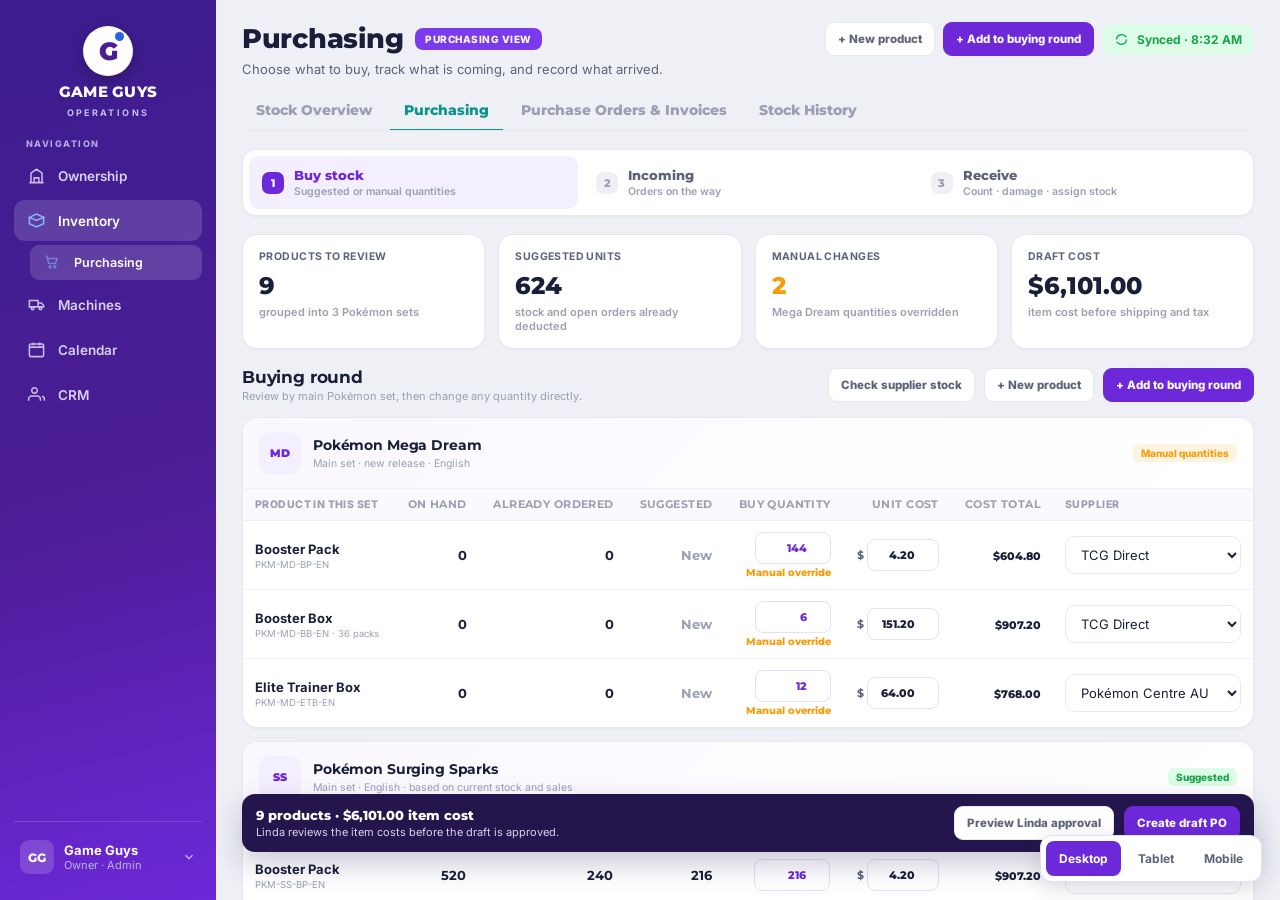
<file: purchasing-flow.html>
<!DOCTYPE html>
<html lang="en">
<head>
<meta charset="utf-8" />
<meta name="viewport" content="width=device-width, initial-scale=1" />
<title>Purchasing · Game Guys Operations</title>
<script>if(new URLSearchParams(location.search).has('embed'))document.documentElement.classList.add('embed');</script>
<link rel="preconnect" href="https://fonts.googleapis.com">
<link rel="preconnect" href="https://fonts.gstatic.com" crossorigin>
<link href="https://fonts.googleapis.com/css2?family=Montserrat:wght@600;700;800;900&family=Inter:wght@400;500;600;700&display=swap" rel="stylesheet">
<style>
  :root{
    --purple:#6d28d9;--purple-2:#7c3aed;--purple-deep:#4c1d95;--indigo:#3b1d8f;
    --purple-soft:#f3efff;--purple-line:#e7ddfb;
    --blue:#2563eb;--blue-soft:#e8f0ff;
    --bg:#eef0f5;--surface:#fff;--line:#e7e9ef;--line2:#eef0f4;
    --fg:#1a1f39;--fg2:#5d6379;--fg3:#9a9fb2;
    --green:#22c55e;--green-txt:#16a34a;--green-soft:#dcfce7;
    --amber:#f59e0b;--amber-soft:#fdf3e0;--red:#ef4444;--red-soft:#fdeceb;
    --teal:#0d9488;--teal-soft:#d9f5f1;
    --font:"Inter",-apple-system,BlinkMacSystemFont,"Segoe UI",sans-serif;
    --display:"Montserrat","Inter",-apple-system,"Segoe UI",sans-serif;
  }
  *{box-sizing:border-box}
  html,body{margin:0;height:100%;background:var(--bg);color:var(--fg);font-family:var(--font);-webkit-font-smoothing:antialiased}
  h1,h2,h3,.disp{font-family:var(--display);letter-spacing:-.01em;margin:0}
  .app{display:grid;grid-template-columns:216px 1fr;height:100vh;overflow:hidden}
  .side{background:linear-gradient(165deg,var(--indigo),var(--purple-deep) 55%,var(--purple));color:#fff;display:flex;flex-direction:column;padding:20px 14px}
  .logo{display:flex;flex-direction:column;align-items:center;gap:6px;padding:6px 0 16px}
  .logo .mark{width:50px;height:50px;border-radius:50%;background:#fff;display:flex;align-items:center;justify-content:center;position:relative;box-shadow:0 6px 18px rgba(0,0,0,.25)}
  .logo .mark span{font-family:var(--display);font-weight:900;font-size:25px;color:var(--purple-deep)}
  .logo .mark i{position:absolute;top:6px;right:9px;width:9px;height:9px;border-radius:50%;background:var(--blue)}
  .logo .nm{font-family:var(--display);font-weight:800;font-size:15px;letter-spacing:.02em}
  .logo .sb{font-size:9px;font-weight:700;letter-spacing:.26em;color:#c9bdf2}
  .tabhint{font-size:9px;font-weight:800;letter-spacing:.16em;color:#b3a6e6;padding:4px 12px 6px;text-transform:uppercase}
  .nav{display:flex;flex-direction:column;gap:4px}
  .nav a{display:flex;align-items:center;gap:12px;padding:11px 13px;border-radius:11px;color:#d8d0f5;text-decoration:none;font-size:13.5px;font-weight:600}
  .nav a svg{width:19px;height:19px;stroke:currentColor;fill:none;stroke-width:1.9;opacity:.9}
  .nav a.active{background:rgba(255,255,255,.15);color:#fff}
  .nav a.active svg{color:#8ab4ff;opacity:1}
  .nav a.sub{margin-left:16px;padding:8px 13px;font-size:12.5px;border-radius:9px}
  .nav a.sub .dsh{width:19px;display:flex;justify-content:center;opacity:.55;flex:0 0 auto}
  .side .spacer{flex:1}
  .uwrap{border-top:1px solid rgba(255,255,255,.14);padding-top:12px}
  .user{display:flex;align-items:center;gap:10px;padding:6px}
  .user .av{width:34px;height:34px;border-radius:9px;background:rgba(255,255,255,.16);display:flex;align-items:center;justify-content:center;font-family:var(--display);font-weight:800;font-size:12px}
  .user .who{font-weight:700;font-size:13px}
  .user .role{font-size:11px;color:#bcb2e6}
  .user .cv{margin-left:auto;opacity:.7}
  .main{display:flex;flex-direction:column;height:100vh;overflow:hidden}
  .content{flex:1;overflow:auto;padding:22px 26px 40px}
  .head{display:flex;align-items:flex-start;justify-content:space-between;gap:16px;margin-bottom:14px}
  h1{font-size:27px;font-weight:800;display:flex;align-items:center;gap:12px}
  .pill{color:#fff;font-size:10px;font-weight:800;letter-spacing:.05em;padding:5px 10px;border-radius:8px;font-family:var(--font)}
  .p-buy{background:var(--purple-2)}
  .subtitle{font-size:13px;color:var(--fg2);margin-top:6px}
  .head-actions{display:flex;align-items:center;gap:8px;flex-wrap:wrap;justify-content:flex-end}
  .syncchip{display:flex;align-items:center;gap:8px;font-size:12px;font-weight:700;color:var(--green-txt);background:var(--green-soft);padding:8px 12px;border-radius:10px}
  .syncchip svg{width:15px;height:15px;stroke:var(--green-txt);fill:none;stroke-width:2}
  .subtabs{display:flex;gap:4px;border-bottom:1px solid var(--line);margin:6px 0 18px;overflow-x:auto}
  .subtabs a,.subtabs button{border:none;background:none;font-family:var(--display);font-weight:800;font-size:13.5px;color:var(--fg3);padding:11px 14px;cursor:pointer;border-bottom:2.5px solid transparent;margin-bottom:-1px;text-decoration:none;white-space:nowrap;display:inline-block}
  .subtabs a:hover{color:var(--fg2)}
  .subtabs .on{color:var(--teal);border-bottom-color:var(--teal)}
  .view{display:none}
  .view.show{display:block}
  html.embed,html.embed body{height:auto;background:transparent}
  html.embed .app{display:block;height:auto;overflow:visible}
  html.embed .side,html.embed .subtabs{display:none}
  html.embed .main{height:auto;overflow:visible}
  html.embed .content{padding:0;overflow:visible}

  /* three user workspaces — detail stays inside each tab */
  .srail{display:flex;gap:5px;background:var(--surface);border:1px solid var(--line);border-radius:14px;padding:6px;margin-bottom:18px;overflow-x:auto;box-shadow:0 1px 2px rgba(26,31,57,.04)}
  .srail button{flex:1;min-width:210px;display:flex;align-items:center;gap:10px;border:none;background:none;border-radius:10px;padding:11px 13px;cursor:pointer;text-align:left;font-family:var(--font)}
  .srail button:hover{background:#f7f6fc}
  .srail .n{width:22px;height:22px;border-radius:7px;background:#eef0f4;color:var(--fg3);font-family:var(--display);font-weight:800;font-size:11px;display:flex;align-items:center;justify-content:center;flex:0 0 auto}
  .srail .tabtext{display:flex;flex-direction:column;gap:2px;min-width:0}
  .srail .t{font-family:var(--display);font-weight:800;font-size:13px;color:var(--fg2);white-space:nowrap}
  .srail .d{font-size:10.5px;font-weight:600;color:var(--fg3);white-space:nowrap}
  .srail button.on{background:var(--purple-soft)}
  .srail button.on .n{background:var(--purple);color:#fff}
  .srail button.on .t{color:var(--purple)}
  .srail button:focus-visible{outline:2px solid var(--purple);outline-offset:1px}
  .phasehead{display:flex;align-items:flex-start;justify-content:space-between;gap:16px;margin:28px 2px 12px;padding-top:24px;border-top:1px solid var(--line)}
  .phasehead h2{font-size:17px;margin:0 0 4px}
  .phasehead p{font-size:12px;color:var(--fg3);margin:0;line-height:1.5}
  .phasehead .step{font-family:var(--display);font-size:10px;font-weight:800;letter-spacing:.08em;color:var(--purple);background:var(--purple-soft);border-radius:999px;padding:6px 9px;white-space:nowrap}
  .buy-toolbar{display:flex;align-items:center;gap:9px;flex-wrap:wrap;margin-bottom:14px}
  .buy-toolbar .spacer{flex:1}
  .set-card{background:#fff;border:1px solid var(--line);border-radius:15px;overflow:hidden;margin-bottom:13px;box-shadow:0 1px 2px rgba(26,31,57,.04)}
  .set-head{display:flex;align-items:center;gap:12px;padding:14px 16px;background:linear-gradient(135deg,#faf8ff,#fff);border-bottom:1px solid var(--line2)}
  .set-mark{width:42px;height:42px;border-radius:11px;display:grid;place-items:center;background:var(--purple-soft);color:var(--purple);font:900 11px var(--display);flex:0 0 auto}
  .set-head h3{font-size:14px;margin:0}.set-head p{font-size:10.5px;color:var(--fg3);margin:3px 0 0}.set-head .spacer{flex:1}
  .set-table input{width:76px;height:32px;border:1px solid var(--purple-line);border-radius:8px;text-align:right;padding:0 8px;font:800 11px var(--display);color:var(--purple);background:#fff}
  .set-table input:focus{outline:none;border-color:var(--purple);box-shadow:0 0 0 3px rgba(109,40,217,.09)}
  .set-name b{display:block}.set-name span{display:block;font-size:9.5px;color:var(--fg3);margin-top:2px}
  .manual-note{font-size:9.5px;color:var(--amber);font-weight:800;margin-top:3px}
  .manual-add{display:none;background:#fff;border:1px solid var(--purple-line);border-radius:15px;padding:16px;margin-bottom:14px}
  .manual-add.show{display:block}.manual-add h3{font-size:14px;margin-bottom:4px}.manual-add .cap{margin-bottom:13px}
  .manual-add-grid{display:grid;grid-template-columns:1.2fr .8fr 1fr .9fr .65fr .75fr auto;gap:9px;align-items:end}
  .manual-add label{display:block;font-size:9px;text-transform:uppercase;letter-spacing:.05em;font-weight:800;color:var(--fg3);margin-bottom:5px}
  .manual-add input,.manual-add select{width:100%;height:36px;border:1px solid var(--line);border-radius:8px;background:#fff;font:600 11px var(--font);padding:0 9px}
  .buy-footer{position:sticky;bottom:8px;z-index:4;display:flex;align-items:center;gap:10px;background:#24164d;color:#fff;border-radius:13px;padding:12px 14px;box-shadow:0 12px 30px rgba(36,22,77,.23)}
  .buy-footer .summary{font-size:11px;color:#d9d2f0}.buy-footer .summary b{display:block;color:#fff;font:800 13px var(--display);margin-bottom:2px}.buy-footer .spacer{flex:1}
  .incoming-summary{display:grid;grid-template-columns:repeat(4,1fr);gap:12px;margin-bottom:15px}
  .incoming-table .set-name{min-width:210px}

  .kpis{display:grid;gap:13px;margin-bottom:18px}
  .k3{grid-template-columns:repeat(3,1fr)}
  .k4{grid-template-columns:repeat(4,1fr)}
  .kpi{background:var(--surface);border:1px solid var(--line);border-radius:15px;padding:15px 16px;box-shadow:0 1px 2px rgba(26,31,57,.04)}
  .kpi .l{font-size:10.5px;color:var(--fg2);font-weight:700;text-transform:uppercase;letter-spacing:.04em}
  .kpi .v{font-family:var(--display);font-size:24px;font-weight:800;margin-top:8px}
  .kpi .d{font-size:11px;margin-top:5px;font-weight:600}
  .muted{color:var(--fg3)}
  .card{background:var(--surface);border:1px solid var(--line);border-radius:16px;padding:18px;box-shadow:0 1px 2px rgba(26,31,57,.04);margin-bottom:16px}
  .card h3{font-size:14px;font-weight:800;margin-bottom:4px}
  .card .cap{font-size:11.5px;color:var(--fg3);margin-bottom:14px}
  .card.tight{margin-bottom:0}
  .card.p0{padding:0}
  .card.p0 .ph{display:flex;align-items:center;justify-content:space-between;padding:16px 18px 6px;gap:12px;flex-wrap:wrap}
  .grid2{display:grid;grid-template-columns:1.5fr 1fr;gap:16px;margin-bottom:16px}
  .grid2b{display:grid;grid-template-columns:1fr 1fr;gap:16px;margin-bottom:16px}
  table{width:100%;border-collapse:collapse}
  thead th{font-size:10.5px;font-weight:800;letter-spacing:.04em;text-transform:uppercase;color:var(--fg3);text-align:left;padding:9px 12px;background:#faf9fe}
  tbody td{padding:11px 12px;border-top:1px solid var(--line2);font-size:13px;vertical-align:middle}
  .num{text-align:right;font-family:var(--display);font-weight:700}
  tbody tr.grp td{background:#faf9fe;font-family:var(--display);font-weight:800;font-size:10.5px;text-transform:uppercase;letter-spacing:.04em;color:var(--fg2);padding:7px 12px}
  tbody tr.altrow td{background:var(--purple-soft)}
  tbody tr.flag td{background:var(--red-soft)}
  .badge{font-size:10px;font-weight:800;padding:3px 8px;border-radius:6px}
  .b-green{background:var(--green-soft);color:var(--green-txt)}
  .b-amber{background:var(--amber-soft);color:var(--amber)}
  .b-blue{background:var(--blue-soft);color:var(--blue)}
  .b-red{background:var(--red-soft);color:var(--red)}
  .b-purple{background:var(--purple-soft);color:var(--purple)}
  .b-teal{background:var(--teal-soft);color:var(--teal)}
  .sub2{font-size:11px;color:var(--fg3);margin-top:2px}
  .po-id{font-family:var(--display);font-weight:800;color:var(--purple)}
  .aichip{display:inline-flex;align-items:center;gap:6px;font-size:11px;font-weight:700;color:var(--purple);background:var(--purple-soft);padding:6px 11px;border-radius:9px}
  .btn-secondary,.btn-primary,.btn-teal{border:1px solid var(--line);background:#fff;color:var(--fg2);font:800 11.5px var(--font);padding:9px 12px;border-radius:9px;cursor:pointer}
  .btn-primary{background:var(--purple);border-color:var(--purple);color:#fff}
  .btn-teal{background:var(--teal);border-color:var(--teal);color:#fff}
  .btn-teal:disabled,.btn-primary:disabled{opacity:.45;cursor:not-allowed}
  .btn-row{display:flex;gap:8px;flex-wrap:wrap;align-items:center}
  .btn-link{border:none;background:none;color:var(--fg3);font:800 11.5px var(--font);padding:9px 6px;cursor:pointer}
  .btn-link:hover{color:var(--fg2)}

  .form-grid{display:grid;grid-template-columns:1fr 1fr;gap:12px}
  .field{margin-bottom:12px}
  .field label{display:block;font-size:10.5px;font-weight:700;letter-spacing:.04em;text-transform:uppercase;color:var(--fg2);margin-bottom:5px}
  input[type=text],input[type=date],select,textarea{width:100%;font:inherit;font-size:13px;background:#fff;color:var(--fg);border:1px solid var(--line);border-radius:10px;padding:9px 11px;font-family:var(--font)}
  input:focus,select:focus,textarea:focus{outline:none;border-color:var(--purple);box-shadow:0 0 0 3px rgba(109,40,217,.12)}
  .drop{border:1.5px dashed var(--purple-line);border-radius:12px;background:var(--purple-soft);padding:20px;text-align:center;color:var(--fg2);font-size:12.5px;cursor:pointer;font-weight:700}
  .drop:hover{background:#ece4ff;border-color:var(--purple)}
  pre.req{background:#faf9fe;border:1px solid var(--line);border-radius:11px;padding:12px;font-size:12px;line-height:1.55;overflow-x:auto;margin:0;font-family:ui-monospace,SFMono-Regular,Menlo,monospace;color:var(--fg2)}
  dl.kv{display:grid;grid-template-columns:auto 1fr;gap:7px 16px;font-size:13px;margin:0}
  dl.kv dt{color:var(--fg2)}
  dl.kv dd{margin:0;font-family:var(--display);font-weight:700;text-align:right}
  dl.kv dd.tot{color:var(--purple)}
  dl.kv.pad{border-top:1px solid var(--line2);margin-top:12px;padding-top:12px}
  ul.checks{list-style:none;margin:0;padding:0;font-size:13px}
  ul.checks li{display:flex;gap:10px;align-items:flex-start;padding:8px 0;border-bottom:1px solid var(--line2);line-height:1.5}
  ul.checks li:last-child{border-bottom:0}
  .tick{flex:none;width:19px;height:19px;border-radius:6px;display:flex;align-items:center;justify-content:center;font-size:10.5px;font-weight:800;color:#fff;margin-top:1px;font-family:var(--display)}
  .tick.y{background:var(--green)}
  .tick.n{background:var(--amber)}
  .bar{height:6px;border-radius:3px;background:#eef0f4;overflow:hidden;margin-top:6px}
  .bar i{display:block;height:100%;background:var(--purple)}
  .tl{list-style:none;margin:0;padding:0;font-size:13px}
  .tl li{display:flex;gap:11px;padding:0 0 14px;position:relative}
  .tl li:before{content:"";position:absolute;left:6px;top:16px;bottom:0;width:1px;background:var(--line)}
  .tl li:last-child{padding-bottom:0}
  .tl li:last-child:before{display:none}
  .tl .dot{width:13px;height:13px;border-radius:50%;background:#fff;border:3px solid var(--line);flex:0 0 auto;margin-top:3px;z-index:1}
  .tl li.done .dot{border-color:var(--teal)}
  .tl li.now .dot{border-color:var(--purple);box-shadow:0 0 0 3px var(--purple-soft)}
  .tl .when{font-size:11px;color:var(--fg3);margin-top:2px}
  .stamp{background:var(--green-soft);border:1px solid #a7e6c3;border-radius:11px;padding:10px 13px;font-size:12.5px;font-weight:700;color:var(--green-txt)}
  .sublabel{font-family:var(--display);font-weight:800;font-size:10.5px;letter-spacing:.04em;text-transform:uppercase;color:var(--fg3);margin:16px 0 8px}
  .evi{border-bottom:1px solid var(--line2);padding:9px 0;font-size:13px;line-height:1.5}
  .evi:last-child{border-bottom:0}
  .evi .src{font-size:11px;color:var(--fg3);margin-top:3px}
  .cmp{background:var(--purple-soft);border:1px solid var(--purple-line);border-radius:12px;padding:13px 14px;font-size:13px;line-height:1.6;color:var(--fg2)}
  .cmp b{color:var(--purple)}
  .tw{overflow-x:auto}
  .hide{display:none}
  .money-input{display:inline-flex;align-items:center;gap:3px;color:var(--fg2);font:700 11px var(--display)}
  .money-input input{width:72px!important;color:var(--fg)!important}
  .line-total{white-space:nowrap;color:var(--fg);font:800 11px var(--display)}
  .modal-overlay{position:fixed;inset:0;z-index:100;display:none;align-items:center;justify-content:center;padding:18px;background:rgba(25,20,42,.58);backdrop-filter:blur(4px)}
  .modal-overlay.open{display:flex}
  .modal-card{width:min(720px,100%);max-height:min(88vh,820px);overflow:auto;background:#fff;border:1px solid var(--purple-line);border-radius:18px;box-shadow:0 28px 80px rgba(28,14,58,.34)}
  .modal-card.wide{width:min(900px,100%)}
  .modal-head{display:flex;align-items:flex-start;gap:12px;padding:18px 20px;border-bottom:1px solid var(--line);position:sticky;top:0;background:#fff;z-index:2}
  .modal-head .icon{width:42px;height:42px;border-radius:12px;background:var(--purple-soft);color:var(--purple);display:grid;place-items:center;font:900 17px var(--display);flex:0 0 auto}
  .modal-head h2{font-size:17px;margin:1px 0 4px}.modal-head p{font-size:11px;color:var(--fg3);margin:0;line-height:1.45}
  .modal-close{margin-left:auto;border:none;background:#f4f2f7;color:var(--fg2);width:32px;height:32px;border-radius:9px;font-size:18px;cursor:pointer}
  .modal-body{padding:18px 20px 20px}.modal-actions{display:flex;justify-content:flex-end;align-items:center;gap:8px;flex-wrap:wrap;margin-top:16px;padding-top:14px;border-top:1px solid var(--line2)}
  .product-form{display:grid;grid-template-columns:1fr 1fr;gap:12px}.product-form .wide{grid-column:1/-1}
  .product-form label,.cost-form label{display:block;font-size:9.5px;font-weight:800;text-transform:uppercase;letter-spacing:.045em;color:var(--fg2);margin-bottom:5px}
  .product-form input,.product-form select,.cost-form input,.cost-form select{width:100%;height:38px;border:1px solid var(--line);border-radius:9px;background:#fff;padding:0 10px;font:600 11.5px var(--font)}
  .approval-summary{display:grid;grid-template-columns:repeat(4,1fr);gap:9px;margin-bottom:14px}.approval-summary div{background:#faf9fe;border:1px solid var(--line);border-radius:11px;padding:11px}.approval-summary span{display:block;color:var(--fg3);font-size:9px;font-weight:800;text-transform:uppercase}.approval-summary b{display:block;margin-top:5px;font:800 15px var(--display)}
  .slack-preview{margin-top:14px;border:1px solid #d9dce4;border-left:4px solid #4a154b;border-radius:10px;padding:12px 13px;background:#fbfbfc;font-size:11.5px;line-height:1.55}.slack-preview .slack-title{font:800 12px var(--display);color:#4a154b;margin-bottom:5px}.slack-status{display:none;margin-top:10px;padding:9px 11px;border-radius:9px;background:var(--green-soft);color:var(--green-txt);font-size:11px;font-weight:800}.slack-status.show{display:block}
  .cost-form{display:grid;grid-template-columns:1fr 1fr;gap:11px}.cost-form .wide{grid-column:1/-1}.cost-total{display:flex;justify-content:space-between;align-items:center;margin-top:14px;padding:12px 14px;border-radius:11px;background:var(--purple-soft);color:var(--purple)}.cost-total b{font:900 18px var(--display)}
  .allocation-edit{display:grid;grid-template-columns:1fr 1fr;gap:6px;min-width:190px}.allocation-edit label{font-size:9px;color:var(--fg3);font-weight:800}.allocation-edit input{width:100%;height:32px;border:1px solid var(--line);border-radius:8px;padding:0 7px;text-align:right;font:800 11px var(--display)}.allocation-edit .allocation-error{grid-column:1/-1;color:var(--red);font-size:9px;font-weight:800;display:none}.allocation-edit.invalid .allocation-error{display:block}.allocation-edit.invalid input{border-color:var(--red)}

  @media (max-width:860px){
    html,body{height:auto;overflow-y:auto}
    .app{display:flex;flex-direction:column;height:auto;overflow:visible}
    .side{flex-direction:row;align-items:center;gap:10px;padding:9px 12px;overflow-x:auto;position:sticky;top:0;z-index:30}
    .logo{flex-direction:row;align-items:center;gap:8px;padding:0;flex:0 0 auto}
    .logo .mark{width:32px;height:32px;box-shadow:none}.logo .mark span{font-size:16px}
    .logo .nm{font-size:12.5px}.logo .sb,.tabhint{display:none}
    .nav{flex-direction:row;gap:6px;flex:0 0 auto}
    .nav a{padding:8px 11px;font-size:12.5px;white-space:nowrap;border-radius:9px;gap:8px}
    .nav a svg{width:16px;height:16px}
    .nav a.sub{margin-left:0;padding:8px 11px}
    .nav a.sub .dsh{display:none}
    .side .spacer,.uwrap{display:none}
    .main{height:auto;overflow:visible}
    .content{overflow:visible;padding:14px}
    .head{flex-direction:column;align-items:flex-start;gap:8px;margin-bottom:14px}
    h1{font-size:21px}
    .content table{display:block;overflow-x:auto;-webkit-overflow-scrolling:touch;white-space:nowrap}
    .k4{grid-template-columns:repeat(2,1fr)}
    .grid2,.grid2b,.incoming-summary{grid-template-columns:1fr 1fr}
    .manual-add-grid{grid-template-columns:1fr 1fr}
    .manual-add-grid button{align-self:end}
    .head-actions{justify-content:flex-start}
  }
  @media (max-width:520px){
    .k3,.k4,.form-grid,.incoming-summary,.manual-add-grid,.product-form,.cost-form,.approval-summary{grid-template-columns:1fr}
    .buy-footer{align-items:stretch;flex-direction:column}.buy-footer .spacer{display:none}
  }
  @media (prefers-reduced-motion:reduce){*{transition:none!important}}
</style>
<link rel="stylesheet" href="device-preview.css?v=20260924.1">
<script src="device-preview.js?v=20260924.1" defer></script>
</head>
<body>
<div class="app">
  <aside class="side">
    <div class="logo"><div class="mark"><span>G</span><i></i></div><div class="nm">GAME GUYS</div><div class="sb">OPERATIONS</div></div>
    <div class="tabhint">Navigation</div>
    <nav class="nav">
      <a href="ownership.html"><svg viewBox="0 0 24 24"><path d="M3 21h18M5 21V9l7-5 7 5v12M9 21v-6h6v6"/></svg> Ownership</a>
      <a href="inventory.html" class="active"><svg viewBox="0 0 24 24"><path d="M3 8l9-4 9 4-9 4-9-4zM3 8v8l9 4 9-4V8"/></svg> Inventory</a>
      <a href="inventory.html#purchasing" class="sub active"><span class="dsh"><svg viewBox="0 0 24 24" width="19" height="19"><path d="M3 4h2l1.9 8.1a1.6 1.6 0 0 0 1.6 1.3h6.1a1.6 1.6 0 0 0 1.6-1.2L18 7H5.5"/><circle cx="9" cy="17.5" r="1.3"/><circle cx="15" cy="17.5" r="1.3"/></svg></span> Purchasing</a>
      <a href="machines.html"><svg viewBox="0 0 24 24"><path d="M3 7h11v8H3zM14 10h4l3 3v2h-7z"/><circle cx="7" cy="17" r="1.6"/><circle cx="17" cy="17" r="1.6"/></svg> Machines</a>
      <a href="miscellaneous.html"><svg viewBox="0 0 24 24"><rect x="3" y="5" width="18" height="16" rx="2"/><path d="M3 9h18M8 3v4M16 3v4"/></svg> Calendar</a>
      <a href="crm.html"><svg viewBox="0 0 24 24"><path d="M17 20v-2a4 4 0 0 0-4-4H6a4 4 0 0 0-4 4v2"/><circle cx="9.5" cy="7" r="3.5"/><path d="M22 20v-2a4 4 0 0 0-3-3.9"/></svg> CRM</a>
    </nav>
    <div class="spacer"></div>
    <div class="uwrap"><div class="user"><div class="av">GG</div><div><div class="who">Game Guys</div><div class="role">Owner · Admin</div></div>
      <svg class="cv" width="14" height="14" viewBox="0 0 24 24" fill="none" stroke="#fff" stroke-width="2"><path d="M6 9l6 6 6-6"/></svg></div></div>
  </aside>

  <div class="main">
    <div class="content">
      <div class="head">
        <div><h1>Purchasing <span class="pill p-buy">PURCHASING VIEW</span></h1>
        <div class="subtitle">Choose what to buy, track what is coming, and record what arrived.</div></div>
        <div class="head-actions">
          <button class="btn-secondary" id="open-new-product" type="button">+ New product</button>
          <button class="btn-primary" id="open-manual-stock" type="button" data-goto="plan" data-target="manual-add-stock">+ Add to buying round</button>
          <div class="syncchip"><svg viewBox="0 0 24 24"><path d="M4 12a8 8 0 0 1 13-6l3 2M20 12a8 8 0 0 1-13 6l-3-2"/></svg> Synced · 8:32 AM</div>
        </div>
      </div>

      <div class="subtabs">
        <a href="inventory.html">Stock Overview</a>
        <button class="on" type="button">Purchasing</button>
        <a href="inventory.html#po">Purchase Orders &amp; Invoices</a>
        <a href="inventory.html#history">Stock History</a>
      </div>

      <div class="srail" role="tablist" aria-label="Purchasing workspaces">
        <button class="on" role="tab" aria-selected="true" aria-controls="v-plan" data-s="plan"><span class="n">1</span><span class="tabtext"><span class="t">Buy stock</span><span class="d">Suggested or manual quantities</span></span></button>
        <button role="tab" aria-selected="false" aria-controls="v-orders" data-s="orders"><span class="n">2</span><span class="tabtext"><span class="t">Incoming</span><span class="d">Orders on the way</span></span></button>
        <button role="tab" aria-selected="false" aria-controls="v-receive" data-s="receive"><span class="n">3</span><span class="tabtext"><span class="t">Receive</span><span class="d">Count · damage · assign stock</span></span></button>
      </div>

      <!-- ================= PLAN ================= -->
      <section class="view show" id="v-plan">
        <div class="kpis k4">
          <div class="kpi"><div class="l">Products to review</div><div class="v">9</div><div class="d muted">grouped into 3 Pokémon sets</div></div>
          <div class="kpi"><div class="l">Suggested units</div><div class="v">624</div><div class="d muted">stock and open orders already deducted</div></div>
          <div class="kpi"><div class="l">Manual changes</div><div class="v" style="color:var(--amber)">2</div><div class="d muted">Mega Dream quantities overridden</div></div>
          <div class="kpi"><div class="l">Draft cost</div><div class="v" id="draft-cost-total">$6,101.00</div><div class="d muted">item cost before shipping and tax</div></div>
        </div>

        <div class="buy-toolbar">
          <div><h2 style="font-size:17px">Buying round</h2><div class="sub2">Review by main Pokémon set, then change any quantity directly.</div></div>
          <span class="spacer"></span>
          <button class="btn-secondary" type="button" data-goto="plan" data-target="supplier-check">Check supplier stock</button>
          <button class="btn-secondary" id="add-new-product" type="button">+ New product</button>
          <button class="btn-primary" id="add-stock-manually" type="button">+ Add to buying round</button>
        </div>

        <div class="manual-add" id="manual-add-stock">
          <h3>Add an existing product to this buying round</h3><div class="cap">Use this when a catalogue item is not suggested or when you want to buy a new release yourself.</div>
          <div class="manual-add-grid">
            <div><label for="manual-group">Main set</label><input id="manual-group" value="Pokémon Mega Dream"></div>
            <div><label for="manual-language">Language</label><select id="manual-language"><option>English</option><option>Japanese</option><option>Korean</option><option>Chinese</option></select></div>
            <div><label for="manual-product">Product</label><select id="manual-product"><option>Booster Pack</option><option>Booster Box</option><option>Elite Trainer Box</option><option>Booster Bundle</option></select></div>
            <div><label for="manual-supplier">Supplier</label><select id="manual-supplier"><option>Select later</option><option>TCG Direct</option><option>PokéJapan Direct</option><option>Pokémon Centre AU</option></select></div>
            <div><label for="manual-qty">Buy quantity</label><input id="manual-qty" type="number" min="1" value="24"></div>
            <div><label for="manual-cost">Unit cost</label><input id="manual-cost" type="number" min="0" step=".01" value="4.20"></div>
            <button class="btn-primary" id="save-manual-stock" type="button">Add to round</button>
          </div>
          <div class="stamp hide" id="manual-stock-added" style="margin-top:12px">Added to Pokémon Mega Dream · quantities can still be changed before creating the draft PO.</div>
        </div>

        <div class="set-card">
          <div class="set-head"><div class="set-mark">MD</div><div><h3>Pokémon Mega Dream</h3><p>Main set · new release · English</p></div><span class="spacer"></span><span class="badge b-amber">Manual quantities</span></div>
          <div class="tw set-table"><table><thead><tr><th>Product in this set</th><th class="num">On hand</th><th class="num">Already ordered</th><th class="num">Suggested</th><th class="num">Buy quantity</th><th class="num">Unit cost</th><th class="num">Cost total</th><th>Supplier</th></tr></thead><tbody>
            <tr data-buy-line><td class="set-name"><b>Booster Pack</b><span>PKM-MD-BP-EN</span></td><td class="num">0</td><td class="num">0</td><td class="num muted">New</td><td class="num"><input data-buy-qty type="number" value="144" min="0" aria-label="Mega Dream Booster Pack buy quantity"><div class="manual-note">Manual override</div></td><td class="num"><span class="money-input">$<input data-unit-cost type="number" value="4.20" min="0" step=".01" aria-label="Mega Dream Booster Pack unit cost"></span></td><td class="num"><span class="line-total" data-line-total>$604.80</span></td><td><select aria-label="Mega Dream Booster Pack supplier"><option>TCG Direct</option><option>Pokémon Centre AU</option></select></td></tr>
            <tr data-buy-line><td class="set-name"><b>Booster Box</b><span>PKM-MD-BB-EN · 36 packs</span></td><td class="num">0</td><td class="num">0</td><td class="num muted">New</td><td class="num"><input data-buy-qty type="number" value="6" min="0" aria-label="Mega Dream Booster Box buy quantity"><div class="manual-note">Manual override</div></td><td class="num"><span class="money-input">$<input data-unit-cost type="number" value="151.20" min="0" step=".01" aria-label="Mega Dream Booster Box unit cost"></span></td><td class="num"><span class="line-total" data-line-total>$907.20</span></td><td><select aria-label="Mega Dream Booster Box supplier"><option>TCG Direct</option><option>Pokémon Centre AU</option></select></td></tr>
            <tr data-buy-line><td class="set-name"><b>Elite Trainer Box</b><span>PKM-MD-ETB-EN</span></td><td class="num">0</td><td class="num">0</td><td class="num muted">New</td><td class="num"><input data-buy-qty type="number" value="12" min="0" aria-label="Mega Dream Elite Trainer Box buy quantity"><div class="manual-note">Manual override</div></td><td class="num"><span class="money-input">$<input data-unit-cost type="number" value="64.00" min="0" step=".01" aria-label="Mega Dream Elite Trainer Box unit cost"></span></td><td class="num"><span class="line-total" data-line-total>$768.00</span></td><td><select aria-label="Mega Dream Elite Trainer Box supplier"><option>Pokémon Centre AU</option><option>TCG Direct</option></select></td></tr>
          </tbody></table></div>
        </div>

        <div class="set-card">
          <div class="set-head"><div class="set-mark">SS</div><div><h3>Pokémon Surging Sparks</h3><p>Main set · English · based on current stock and sales</p></div><span class="spacer"></span><span class="badge b-green">Suggested</span></div>
          <div class="tw set-table"><table><thead><tr><th>Product in this set</th><th class="num">On hand</th><th class="num">Already ordered</th><th class="num">Suggested</th><th class="num">Buy quantity</th><th class="num">Unit cost</th><th class="num">Cost total</th><th>Supplier</th></tr></thead><tbody>
            <tr data-buy-line><td class="set-name"><b>Booster Pack</b><span>PKM-SS-BP-EN</span></td><td class="num">520</td><td class="num">240</td><td class="num">216</td><td class="num"><input data-buy-qty type="number" value="216" min="0" aria-label="Surging Sparks Booster Pack buy quantity"></td><td class="num"><span class="money-input">$<input data-unit-cost type="number" value="4.20" min="0" step=".01" aria-label="Surging Sparks Booster Pack unit cost"></span></td><td class="num"><span class="line-total" data-line-total>$907.20</span></td><td><select aria-label="Surging Sparks Booster Pack supplier"><option>TCG Direct</option><option>Select later</option></select></td></tr>
            <tr data-buy-line><td class="set-name"><b>Booster Box</b><span>PKM-SS-BB-EN · 36 packs</span></td><td class="num">8</td><td class="num">6</td><td class="num">4</td><td class="num"><input data-buy-qty type="number" value="4" min="0" aria-label="Surging Sparks Booster Box buy quantity"></td><td class="num"><span class="money-input">$<input data-unit-cost type="number" value="151.20" min="0" step=".01" aria-label="Surging Sparks Booster Box unit cost"></span></td><td class="num"><span class="line-total" data-line-total>$604.80</span></td><td><select aria-label="Surging Sparks Booster Box supplier"><option>TCG Direct</option><option>Select later</option></select></td></tr>
            <tr data-buy-line><td class="set-name"><b>Elite Trainer Box</b><span>PKM-SS-ETB-EN</span></td><td class="num">14</td><td class="num">0</td><td class="num">8</td><td class="num"><input data-buy-qty type="number" value="8" min="0" aria-label="Surging Sparks Elite Trainer Box buy quantity"></td><td class="num"><span class="money-input">$<input data-unit-cost type="number" value="64.00" min="0" step=".01" aria-label="Surging Sparks Elite Trainer Box unit cost"></span></td><td class="num"><span class="line-total" data-line-total>$512.00</span></td><td><select aria-label="Surging Sparks Elite Trainer Box supplier"><option>Pokémon Centre AU</option><option>Select later</option></select></td></tr>
          </tbody></table></div>
        </div>

        <div class="set-card">
          <div class="set-head"><div class="set-mark">151</div><div><h3>Pokémon Card 151</h3><p>Main set · Japanese</p></div><span class="spacer"></span><span class="badge b-green">Suggested</span></div>
          <div class="tw set-table"><table><thead><tr><th>Product in this set</th><th class="num">On hand</th><th class="num">Already ordered</th><th class="num">Suggested</th><th class="num">Buy quantity</th><th class="num">Unit cost</th><th class="num">Cost total</th><th>Supplier</th></tr></thead><tbody>
            <tr data-buy-line><td class="set-name"><b>Booster Pack</b><span>PKM-151-BP-JP</span></td><td class="num">252</td><td class="num">0</td><td class="num">180</td><td class="num"><input data-buy-qty type="number" value="180" min="0" aria-label="Pokémon 151 Booster Pack buy quantity"></td><td class="num"><span class="money-input">$<input data-unit-cost type="number" value="5.99" min="0" step=".01" aria-label="Pokémon 151 Booster Pack unit cost"></span></td><td class="num"><span class="line-total" data-line-total>$1,078.20</span></td><td><select aria-label="Pokémon 151 Booster Pack supplier"><option>PokéJapan Direct</option><option>Select later</option></select></td></tr>
            <tr data-buy-line><td class="set-name"><b>Booster Box</b><span>PKM-151-BB-JP · 20 packs</span></td><td class="num">9</td><td class="num">0</td><td class="num">6</td><td class="num"><input data-buy-qty type="number" value="6" min="0" aria-label="Pokémon 151 Booster Box buy quantity"></td><td class="num"><span class="money-input">$<input data-unit-cost type="number" value="119.80" min="0" step=".01" aria-label="Pokémon 151 Booster Box unit cost"></span></td><td class="num"><span class="line-total" data-line-total>$718.80</span></td><td><select aria-label="Pokémon 151 Booster Box supplier"><option>PokéJapan Direct</option><option>Select later</option></select></td></tr>
            <tr data-buy-line><td class="set-name"><b>Elite Trainer Box</b><span>Not stocked for this language</span></td><td class="num">—</td><td class="num">—</td><td class="num">0</td><td class="num"><input data-buy-qty type="number" value="0" min="0" aria-label="Pokémon 151 Elite Trainer Box buy quantity"></td><td class="num"><span class="money-input">$<input data-unit-cost type="number" value="0.00" min="0" step=".01" aria-label="Pokémon 151 Elite Trainer Box unit cost"></span></td><td class="num"><span class="line-total" data-line-total>$0.00</span></td><td><select aria-label="Pokémon 151 Elite Trainer Box supplier"><option>Select later</option></select></td></tr>
          </tbody></table></div>
        </div>

        <div class="card" id="supplier-check">
          <div class="ph" style="display:flex;justify-content:space-between;align-items:flex-start;gap:12px;margin-bottom:12px"><div><h3>Check supplier stock</h3><div class="cap" style="margin:0">Optional: ask what is available before creating the PO. No supplier terms are assumed.</div></div><span class="badge b-purple">3 sets selected</span></div>
          <div class="form-grid"><div class="field"><label for="simple-supplier">Supplier</label><select id="simple-supplier"><option>TCG Direct</option><option>PokéJapan Direct</option><option>Pokémon Centre AU</option></select></div><div class="field"><label for="simple-channel">Send by</label><select id="simple-channel"><option>Email</option><option>WhatsApp</option></select></div></div>
          <div class="btn-row"><button class="btn-primary" type="button">Copy stock request</button><button class="btn-secondary" type="button">Upload supplier reply</button></div>
        </div>

        <div class="buy-footer"><div class="summary"><b>9 products · <span id="footer-draft-cost">$6,101.00 item cost</span></b>Linda reviews the item costs before the draft is approved.</div><span class="spacer"></span><button class="btn-secondary" id="preview-linda-approval" type="button">Preview Linda approval</button><button class="btn-primary" id="create-draft-po" type="button">Create draft PO</button></div>

        <div hidden aria-hidden="true">
        <div class="kpis k4">
          <div class="kpi"><div class="l">Buy suggestions</div><div class="v">18</div><div class="d muted">14 restock · 4 preorder</div></div>
          <div class="kpi"><div class="l">Committed spend</div><div class="v">$24,180</div><div class="d muted">not yet received</div></div>
          <div class="kpi"><div class="l">Open POs</div><div class="v">7</div><div class="d muted">3 awaiting delivery</div></div>
          <div class="kpi"><div class="l">Supplier offers on file</div><div class="v" style="color:var(--purple)">3</div><div class="d muted">TCG Direct · PokéJapan · Cardboard</div></div>
        </div>

        <div class="card tight p0">
          <div class="ph">
            <div><h3 style="margin:0">This buying round</h3><div class="cap" style="margin:4px 0 0">Suggested quantities are net of stock on hand and units already on order. Recommended 90-day spend $168,000.</div></div>
            <span class="aichip">✦ 8 of 18 shown</span>
          </div>
          <div class="tw">
          <table>
            <thead><tr>
              <th>Product</th><th>Language</th><th class="num">On hand</th><th class="num">On order</th>
              <th class="num">Pace</th><th class="num">Suggested</th><th>Supplier offer</th><th>Action</th>
            </tr></thead>
            <tbody>
              <tr>
                <td><b>Journey Together Booster Pack</b><div class="sub2">PKM-JT-EN</div></td>
                <td>English</td><td class="num">0</td><td class="num">0</td><td class="num">18 / wk</td><td class="num">144</td>
                <td><span class="badge b-green">In stock · 12 boxes</span><div class="sub2">$4.35 / pack · TCG Direct</div></td>
                <td><div class="btn-row"><button class="btn-primary" type="button">Add to PO</button></div></td>
              </tr>
              <tr>
                <td><b>Surging Sparks Booster Pack</b><div class="sub2">PKM-SS-EN</div></td>
                <td>English</td><td class="num">520</td><td class="num">240</td><td class="num">35 / wk</td><td class="num">216</td>
                <td><span class="badge b-green">In stock · 18 boxes</span><div class="sub2">$4.20 / pack · TCG Direct</div></td>
                <td><div class="btn-row"><button class="btn-primary" type="button">Add to PO</button></div></td>
              </tr>
              <tr>
                <td><b>Destined Rivals Booster Pack</b><div class="sub2">PKM-DR-EN</div></td>
                <td>English</td><td class="num">196</td><td class="num">600</td><td class="num">22 / wk</td><td class="num">0</td>
                <td><span class="badge b-blue">Covered by PO-1039</span><div class="sub2">Customs · ETA 28 May</div></td>
                <td><span class="muted" style="font-size:12px">No action needed</span></td>
              </tr>
              <tr>
                <td><b>Terastal Festival ex Booster Pack</b><div class="sub2">PKM-TF-JP</div></td>
                <td>Japanese</td><td class="num">96</td><td class="num">0</td><td class="num">11 / wk</td><td class="num">120</td>
                <td><span class="badge b-red">Out at PokéJapan</span><div class="sub2">Last offered 22 Jul</div></td>
                <td><button class="btn-secondary" id="altbtn" type="button">3 alternates</button></td>
              </tr>
              <tr class="altrow hide" data-alt><td colspan="8" style="padding:2px 12px 14px">
                <div class="sublabel" style="margin-top:12px">Same language, in stock at PokéJapan Direct</div>
                <div style="border:1px solid var(--line);border-radius:12px;overflow:hidden;background:#fff">
                  <table>
                    <thead><tr><th>Alternate</th><th class="num">On hand</th><th class="num">Pace</th><th>Offer</th><th class="num">Margin</th><th></th></tr></thead>
                    <tbody>
                      <tr><td><b>Battle Partners Booster Pack</b><div class="sub2">PKM-BP-JP · Route staging · North</div></td><td class="num">70</td><td class="num">9 / wk</td><td><span class="badge b-green">8 boxes</span><div class="sub2">$6.40 / pack</div></td><td class="num"><span class="badge b-green">38%</span></td><td><button class="btn-primary" type="button">Substitute</button></td></tr>
                      <tr><td><b>Mega Brave Booster Pack</b><div class="sub2">PKM-MB-JP · Fulfilment shelf J-06</div></td><td class="num">120</td><td class="num">7 / wk</td><td><span class="badge b-green">12 boxes</span><div class="sub2">$6.80 / pack</div></td><td class="num"><span class="badge b-amber">31%</span></td><td><button class="btn-secondary" type="button">Substitute</button></td></tr>
                      <tr><td><b>Glory of Team Rocket Booster Pack</b><div class="sub2">PKM-GTR-JP · Route staging · East</div></td><td class="num">48</td><td class="num">12 / wk</td><td><span class="badge b-amber">3 boxes</span><div class="sub2">$6.10 / pack</div></td><td class="num"><span class="badge b-green">40%</span></td><td><button class="btn-secondary" type="button">Substitute</button></td></tr>
                    </tbody>
                  </table>
                </div>
              </td></tr>
              <tr>
                <td><b>Pokémon Card 151 Booster Pack</b><div class="sub2">PKM-151-JP</div></td>
                <td>Japanese</td><td class="num">252</td><td class="num">0</td><td class="num">14 / wk</td><td class="num">180</td>
                <td><span class="badge b-green">In stock · 9 boxes</span><div class="sub2">$5.99 / pack · PokéJapan Direct</div></td>
                <td><div class="btn-row"><button class="btn-primary" type="button">Add to PO</button></div></td>
              </tr>
              <tr>
                <td><b>Black Bolt Booster Pack</b><div class="sub2">SV11B · not yet released</div></td>
                <td>English</td><td class="num">80</td><td class="num">0</td><td class="num muted">—</td><td class="num muted">?</td>
                <td><span class="badge b-amber">Needs preorder</span><div class="sub2">Preorder closes in 4 days</div></td>
                <td><button class="btn-primary" type="button" data-goto="plan" data-target="release-calls">Open release call</button></td>
              </tr>
              <tr>
                <td><b>Prismatic Evolutions Booster Bundle</b><div class="sub2">PKM-PE-EN</div></td>
                <td>English</td><td class="num">109</td><td class="num">120</td><td class="num">5 / wk</td><td class="num">0</td>
                <td><span class="badge b-blue">Covered by PO-1045</span><div class="sub2">In transit · ETA 25 May</div></td>
                <td><span class="muted" style="font-size:12px">No action needed</span></td>
              </tr>
              <tr>
                <td><b>Heat Wave Arena Booster Pack</b><div class="sub2">PKM-HWA-JP · Returns bench R-02</div></td>
                <td>Japanese</td><td class="num">38</td><td class="num">0</td><td class="num">2 / wk</td><td class="num">0</td>
                <td><span class="badge b-purple">Unallocated stock</span><div class="sub2">19 weeks of cover on hand</div></td>
                <td><button class="btn-secondary" type="button">Snooze 30d</button></td>
              </tr>
            </tbody>
          </table>
          </div>
        </div>
        <div class="phasehead" id="availability"><div><h2>Supplier availability</h2><p>Ask what is actually available before building the order.</p></div><span class="step">PLAN · 2</span></div>
        <div class="grid2b">
          <div class="card tight">
            <div class="ph" style="display:flex;justify-content:space-between;align-items:flex-start;gap:12px;margin-bottom:12px">
              <div><h3>Request availability</h3><div class="cap" style="margin:0">Ask what a supplier has before a PO exists.</div></div>
              <span class="badge b-purple">3 SKUs selected</span>
            </div>
            <div class="form-grid">
              <div class="field">
                <label for="sup">Supplier</label>
                <select id="sup"><option>PokéJapan Direct</option><option>TCG Direct</option><option>Pokémon Centre AU</option><option>Cardboard Collectibles</option><option>Southern Hobby Distribution</option></select>
              </div>
              <div class="field">
                <label for="ch">Send via</label>
                <select id="ch"><option>WhatsApp</option><option>Email</option></select>
              </div>
            </div>
            <div class="field">
              <label>Request</label>
              <pre class="req">Hi, availability and price please:

  Terastal Festival ex (JP)   want 120
  Pokemon Card 151 (JP)       want 180
  Battle Partners (JP)        want 144

Happy to take Mega Brave or Glory of
Team Rocket if any are out.

Terms on file: NET30.</pre>
            </div>
            <div class="btn-row"><button class="btn-primary" type="button">Copy request</button><button class="btn-secondary" type="button">Supplier PDF</button></div>
          </div>

          <div class="card tight">
            <div class="ph" style="display:flex;justify-content:space-between;align-items:flex-start;gap:12px;margin-bottom:12px">
              <div><h3>Log the reply</h3><div class="cap" style="margin:0">Same PDF reader used on supplier quotes and invoices.</div></div>
              <span class="aichip">✦ AI-read</span>
            </div>
            <div class="drop" id="drop">Drop the reply — PDF, a photo of a price list, or pasted text</div>
            <div id="extract" class="hide">
              <div class="sublabel">Read 4 lines · PokéJapan Direct · prices held to 12 Aug</div>
              <div class="tw" style="border:1px solid var(--line);border-radius:12px;overflow:hidden">
                <table>
                  <thead><tr><th>Their line</th><th>Matched SKU</th><th>Available</th><th class="num">Qty</th><th class="num">Cost</th></tr></thead>
                  <tbody>
                    <tr><td>テラスタルフェス BOX</td><td><b>PKM-TF-JP</b><div class="sub2">matched on alias</div></td><td><span class="badge b-red">Out</span></td><td class="num">0</td><td class="num muted">—</td></tr>
                    <tr><td>バトルパートナーズ BOX</td><td><b>PKM-BP-JP</b><div class="sub2">matched on alias</div></td><td><span class="badge b-green">In stock</span></td><td class="num">8</td><td class="num">$6.40</td></tr>
                    <tr><td>ポケカ 151 BOX</td><td><b>PKM-151-JP</b><div class="sub2">matched on alias</div></td><td><span class="badge b-green">In stock</span></td><td class="num">9</td><td class="num">$5.99</td></tr>
                    <tr class="flag"><td>熱風のアリーナ 4BOX セット</td><td><span class="badge b-amber">No match</span><div class="sub2">closest: PKM-HWA-JP</div></td><td><span class="badge b-green">In stock</span></td><td class="num">4</td><td class="num">$7.30</td></tr>
                  </tbody>
                </table>
              </div>
              <div class="btn-row" style="margin-top:13px"><button class="btn-primary" type="button">Save offer</button><button class="btn-secondary" type="button">Match the unread line</button></div>
            </div>
          </div>
        </div>

        <div class="card tight p0">
          <div class="ph"><h3 style="margin:0">Offers on file</h3><span class="muted" style="font-size:11.5px">3 live · 1 expired</span></div>
          <div class="tw">
          <table>
            <thead><tr><th>Supplier</th><th>Terms</th><th>Rating</th><th class="num">Lines</th><th class="num">In stock</th><th>Held until</th><th>Status</th></tr></thead>
            <tbody>
              <tr><td><b>TCG Direct</b><div class="sub2">Sydney, AU</div></td><td><span class="badge b-amber">COD</span></td><td><span class="badge b-green">★ 4.6</span></td><td class="num">6</td><td class="num">5</td><td>14 Aug</td><td><span class="badge b-green">Live</span></td></tr>
              <tr><td><b>PokéJapan Direct</b><div class="sub2">Tokyo, Japan</div></td><td><span class="badge b-blue">NET30</span></td><td><span class="badge b-green">★ 4.8</span></td><td class="num">4</td><td class="num">3</td><td>12 Aug</td><td><span class="badge b-green">Live</span></td></tr>
              <tr><td><b>Cardboard Collectibles</b><div class="sub2">Sydney, AU</div></td><td><span class="badge b-blue">NET14</span></td><td><span class="badge b-amber">★ 4.2</span></td><td class="num">3</td><td class="num">2</td><td>9 Aug</td><td><span class="badge b-green">Live</span></td></tr>
              <tr><td><b>Pokémon Centre AU</b><div class="sub2">Online</div></td><td><span class="badge b-blue">Prepaid</span></td><td><span class="badge b-green">★ 4.4</span></td><td class="num">2</td><td class="num">0</td><td>28 Jul</td><td><span class="badge b-red">Expired</span></td></tr>
            </tbody>
          </table>
          </div>
        </div>
        <div class="phasehead" id="release-calls"><div><h2>New-release decisions</h2><p>Use comparable sales and margin evidence when the product has no history yet.</p></div><span class="step">PLAN · 3</span></div>
        <div class="kpis k4">
          <div class="kpi"><div class="l">Releases next 30d</div><div class="v">6</div><div class="d muted">2 need a preorder PO</div></div>
          <div class="kpi"><div class="l">Preordered / covered</div><div class="v" style="color:var(--green-txt)">4</div><div class="d muted">POs in flight</div></div>
          <div class="kpi"><div class="l">Pre-payments due</div><div class="v" style="color:var(--amber)">2</div><div class="d muted">$8,400 scheduled</div></div>
          <div class="kpi"><div class="l">Tracked total</div><div class="v">31</div><div class="d muted">next 12 months</div></div>
        </div>

        <div class="card">
          <div class="ph" style="display:flex;justify-content:space-between;align-items:flex-start;gap:12px;margin-bottom:14px">
            <div>
              <h3>Black Bolt · SV11B</h3>
              <div class="cap" style="margin:0">Releases 20 Jun · English · preorder closes in 4 days · no sales history</div>
            </div>
            <div class="btn-row"><span class="badge b-amber">Needs preorder</span></div>
          </div>

          <div class="grid2" style="margin-bottom:0">
            <div>
              <div class="sublabel" style="margin-top:0">Comparable, sets the quantity</div>
              <div class="cmp">
                <b>Surging Sparks Booster Pack (EN)</b> · same language, same format<br>
                Selling <b>35 / wk</b> at $6.50 a pack · <b>41% margin</b> · $8,240 in the last period · latest PO cost $4.20.
                <div class="btn-row" style="margin-top:10px"><button class="btn-secondary" type="button">Change comparable</button><button class="btn-link" type="button">See 3 others</button></div>
              </div>

              <div class="sublabel">Quantity</div>
              <dl class="kv">
                <dt>Comparable pace, first 4 weeks</dt><dd>140 packs</dd>
                <dt>Machines carrying EN boosters</dt><dd>24 of 24</dd>
                <dt>Suggested commitment</dt><dd>288 packs</dd>
                <dt>Opening split</dt><dd>even, no velocity yet</dd>
              </dl>
              <div class="form-grid" style="margin-top:14px">
                <div class="field"><label for="tq">Commit, packs</label><input id="tq" type="text" value="288"></div>
                <div class="field"><label for="tsup">Supplier</label><select id="tsup"><option>TCG Direct</option><option>Pokémon Centre AU</option><option>Cardboard Collectibles</option></select></div>
              </div>
            </div>

            <div>
              <div class="sublabel" style="margin-top:0">Economics</div>
              <dl class="kv">
                <dt>Expected sell price</dt><dd>$6.50 / pack</dd>
                <dt>Expected cost</dt><dd>$4.20 / pack</dd>
                <dt>Projected margin</dt><dd><span class="badge b-green">35%</span></dd>
                <dt>Full commitment</dt><dd>$1,210</dd>
                <dt>Pre-payment due</dt><dd class="tot">$4,200</dd>
              </dl>

              <div class="sublabel">Demand signals</div>
              <div class="evi">
                <div>Preorder allocation tightening across AU distributors.</div>
                <div class="src">Calendar · flagged on the release</div>
              </div>
              <div class="evi">
                <div>Black Bolt already sells 80 packs through Route staging · Campus as an EN booster line.</div>
                <div class="src">Inventory · PKM-BB-EN</div>
              </div>
              <div class="evi">
                <div>Securing Black Bolt and Prismatic together protects roughly $18k of projected Q3 sales.</div>
                <div class="src">Calendar · action needed</div>
              </div>
            </div>
          </div>

          <div style="border-top:1px solid var(--line);margin-top:16px;padding-top:14px">
            <div class="btn-row">
              <button class="btn-primary" id="commitbtn" type="button">Commit 288 packs</button>
              <button class="btn-secondary" type="button">Watch, revisit 18 Aug</button>
              <button class="btn-link" type="button">Pass, with a reason</button>
            </div>
            <div id="committed" class="stamp hide" style="margin-top:13px">Committed · 288 packs · added to a draft PO for TCG Direct · release now shows ✓ Preordered on the calendar</div>
          </div>
        </div>

        <div class="card tight p0">
          <div class="ph"><h3 style="margin:0">Releases without secured stock</h3><span class="muted" style="font-size:11.5px">3 open</span></div>
          <div class="tw">
          <table>
            <thead><tr><th>Release</th><th>Code</th><th>Date</th><th>Language</th><th class="num">Pre-payment</th><th>Status</th><th></th></tr></thead>
            <tbody>
              <tr><td><b>Black Bolt</b><div class="sub2">Preorder closes in 4 days</div></td><td>SV11B</td><td>20 Jun</td><td><span class="badge b-blue">EN</span></td><td class="num">$4,200</td><td><span class="badge b-amber">Needs preorder</span></td><td><button class="btn-primary" type="button">Open</button></td></tr>
              <tr><td><b>Prismatic Evolutions</b><div class="sub2">Allocation tightening</div></td><td>SV11</td><td>11 Jul</td><td><span class="badge b-blue">EN</span></td><td class="num">$4,200</td><td><span class="badge b-amber">Needs preorder</span></td><td><button class="btn-secondary" type="button">Open</button></td></tr>
              <tr><td><b>Mega Evolution</b><div class="sub2">Confirm interest before Jul</div></td><td>ME01</td><td>14 Aug</td><td><span class="badge b-blue">EN</span></td><td class="num muted">TBD</td><td><span class="badge b-amber">Watching</span></td><td><button class="btn-secondary" type="button">Open</button></td></tr>
            </tbody>
          </table>
          </div>
        </div>
        </div>
      </section>

      <!-- ================= ORDERS ================= -->
      <section class="view" id="v-orders">
        <div class="incoming-summary">
          <div class="kpi"><div class="l">Orders on the way</div><div class="v">5</div><div class="d muted">grouped by Pokémon set</div></div>
          <div class="kpi"><div class="l">Ready to receive</div><div class="v" style="color:var(--green-txt)">1</div><div class="d muted">PO-1044 has arrived</div></div>
          <div class="kpi"><div class="l">Needs attention</div><div class="v" style="color:var(--amber)">1</div><div class="d muted">PO-1039 in customs</div></div>
          <div class="kpi"><div class="l">Units incoming</div><div class="v">1,524</div><div class="d muted">packs, boxes and bundles</div></div>
        </div>

        <div class="card tight p0 incoming-table">
          <div class="ph"><div><h3 style="margin:0">Incoming stock</h3><div class="cap" style="margin:4px 0 0">Kept in its own tab so incoming orders stay visible even when the buying list grows.</div></div><div class="btn-row"><span class="badge b-amber">1 needs attention</span><span class="badge b-green">1 ready</span></div></div>
          <div class="tw"><table><thead><tr><th>Main set</th><th>Products in this order</th><th>Supplier</th><th>Status</th><th class="num">ETA</th><th></th></tr></thead><tbody>
            <tr><td class="set-name"><b>Pokémon Journey Together</b><span>PO-1044</span></td><td>Elite Trainer Box × 60</td><td>Pokémon Centre AU</td><td><span class="badge b-green">Arrived</span></td><td class="num">Ready</td><td><div class="btn-row"><button class="btn-secondary" type="button" data-shipping-po="PO-1044">Shipping &amp; tax</button><button class="btn-teal" type="button" data-goto="receive">Receive</button></div></td></tr>
            <tr><td class="set-name"><b>Pokémon Prismatic Evolutions</b><span>PO-1045</span></td><td>Booster Bundle × 120</td><td>Southern Hobby Distribution</td><td><span class="badge b-blue">On the way</span></td><td class="num">25 May</td><td><div class="btn-row"><button class="btn-secondary" type="button">Track</button><button class="btn-secondary" type="button" data-shipping-po="PO-1045">Shipping &amp; tax</button></div></td></tr>
            <tr><td class="set-name"><b>Pokémon Surging Sparks</b><span>PO-1042</span></td><td>Booster Pack × 240<br><span class="sub2">Booster Box × 6</span></td><td>TCG Direct</td><td><span class="badge b-blue">On the way</span></td><td class="num">26 May</td><td><div class="btn-row"><button class="btn-secondary" type="button">Track</button><button class="btn-secondary" type="button" data-shipping-po="PO-1042">Shipping &amp; tax</button></div></td></tr>
            <tr><td class="set-name"><b>Pokémon Destined Rivals</b><span>PO-1039</span></td><td>Booster Pack × 600<br><span class="sub2">Elite Trainer Box × 24</span></td><td>PokéJapan Direct</td><td><span class="badge b-amber">In customs</span></td><td class="num">28 May</td><td><div class="btn-row"><button class="btn-secondary" type="button">View issue</button><button class="btn-secondary" type="button" data-shipping-po="PO-1039">Shipping &amp; tax</button></div></td></tr>
            <tr><td class="set-name"><b>Pokémon Mega Dream</b><span>PO-1046</span></td><td>Booster Pack × 144<br><span class="sub2">Booster Box × 6 · Elite Trainer Box × 12</span></td><td>TCG Direct</td><td><span class="badge b-purple">Ordered</span></td><td class="num">12 Aug</td><td><div class="btn-row"><a class="btn-secondary" href="inventory.html#po" style="text-decoration:none">Open PO</a><button class="btn-secondary" type="button" data-shipping-po="PO-1046">Shipping &amp; tax</button></div></td></tr>
          </tbody></table></div>
        </div>

        <div class="grid2" style="margin-top:16px">
          <div class="card tight"><h3>PO-1042 · tracking</h3><div class="cap">Pokémon Surging Sparks · TCG Direct</div><ul class="tl"><li class="done"><span class="dot"></span><div><b>Order sent</b><div class="when">18 May</div></div></li><li class="done"><span class="dot"></span><div><b>Picked up</b><div class="when">20 May</div></div></li><li class="done"><span class="dot"></span><div><b>Cleared origin</b><div class="when">22 May</div></div></li><li class="now"><span class="dot"></span><div><b>Out for delivery</b><div class="when">Expected 26 May</div></div></li></ul></div>
          <div class="card tight"><h3>Where order details live</h3><div class="cap">Purchasing keeps the buying and incoming views simple.</div><ul class="checks"><li><span class="tick y">✓</span><div><b>Purchase Orders &amp; Invoices</b><div class="sub2">Edit the supplier, costs, dates, invoice and PO lines.</div></div></li><li><span class="tick y">✓</span><div><b>Incoming</b><div class="sub2">Track what is on the way and what needs attention.</div></div></li><li><span class="tick y">✓</span><div><b>Receive</b><div class="sub2">Record arrived, damaged and allocated quantities.</div></div></li></ul><div class="btn-row" style="margin-top:14px"><a class="btn-primary" href="inventory.html#po" style="text-decoration:none">Open Purchase Orders</a></div></div>
        </div>

        <div hidden aria-hidden="true">
        <div class="phasehead" style="margin-top:0;padding-top:0;border-top:0"><div><h2>Approve the order</h2><p>Make the buying decision from one complete cost and supplier summary.</p></div><span class="step">ORDER · 1</span></div>
        <div class="grid2">
          <div class="card tight p0">
            <div class="ph">
              <div><h3 style="margin:0"><span class="po-id">PO-1046</span> · TCG Direct</h3><div class="cap" style="margin:4px 0 0">Booster box · drafted from the buy list today at 9:12 AM</div></div>
              <span class="badge b-purple">Draft</span>
            </div>
            <div class="tw">
            <table>
              <thead><tr><th>Item</th><th>SKU</th><th class="num">Qty</th><th class="num">Unit cost</th><th class="num">Retail</th><th class="num">Margin</th></tr></thead>
              <tbody>
                <tr><td><b>Surging Sparks (EN)</b><div class="sub2">6 boxes · 36 packs / box</div></td><td>PKM-SS-EN</td><td class="num">216</td><td class="num">$4.20</td><td class="num">$6.50</td><td class="num"><span class="badge b-green">35%</span></td></tr>
                <tr><td><b>Destined Rivals (EN)</b><div class="sub2">4 boxes · 36 packs / box</div></td><td>PKM-DR-EN</td><td class="num">144</td><td class="num">$4.55</td><td class="num">$7.00</td><td class="num"><span class="badge b-green">35%</span></td></tr>
                <tr><td><b>Journey Together (EN)</b><div class="sub2">4 boxes · 36 packs / box</div></td><td>PKM-JT-EN</td><td class="num">144</td><td class="num">$4.35</td><td class="num">$6.75</td><td class="num"><span class="badge b-green">36%</span></td></tr>
              </tbody>
            </table>
            </div>
            <div style="padding:14px 18px 18px">
              <dl class="kv">
                <dt>Goods</dt><dd>$2,188.80</dd>
                <dt>Freight</dt><dd>$180.00</dd>
                <dt>Import duty &amp; GST</dt><dd>$219.00</dd>
                <dt>Total</dt><dd class="tot">$2,587.80</dd>
                <dt>Blended margin on this PO</dt><dd>35%</dd>
              </dl>
            </div>
          </div>

          <div>
            <div class="card tight" style="margin-bottom:16px">
              <h3>Before approving</h3>
              <div class="cap">Everything the decision needs, on one card.</div>
              <ul class="checks">
                <li><span class="tick y">✓</span><div><b>Supplier quote read</b><div class="sub2">tcgdirect_quote_0804.pdf · 3 of 3 lines matched</div></div></li>
                <li><span class="tick y">✓</span><div><b>Freight and duty included</b><div class="sub2">$399.00 across 504 packs</div></div></li>
                <li><span class="tick y">✓</span><div><b>Within committed spend</b><div class="sub2">$24,180 committed → $26,767.80 after this<div class="bar"><i style="width:16%"></i></div></div></div></li>
                <li><span class="tick n">!</span><div><b>Terms are COD</b><div class="sub2">TCG Direct · payment on delivery, not NET30</div></div></li>
              </ul>
              <div class="btn-row" style="margin-top:14px">
                <button class="btn-primary" id="apprbtn" type="button">Approve</button>
                <button class="btn-secondary" type="button">Hold, with a reason</button>
              </div>
              <div id="approved" class="stamp hide" style="margin-top:13px">Approved by Game Guys · today at 2:02 PM · PO-1046 is now Approved and ready to send</div>
            </div>

            <div class="card tight">
              <h3>Supplier record</h3>
              <div class="cap">From CRM · contact details only.</div>
              <dl class="kv">
                <dt>Supplier</dt><dd>TCG Direct</dd>
                <dt>Location</dt><dd>Sydney, AU</dd>
                <dt>Terms</dt><dd>COD</dd>
                <dt>Rating</dt><dd>★ 4.6</dd>
                <dt>Delivered in full, 12 mo</dt><dd>96%</dd>
              </dl>
            </div>
          </div>
        </div>
        <div class="phasehead"><div><h2>Send and track</h2><p>Record the supplier send once, then manage ETA and delivery exceptions.</p></div><span class="step">ORDER · 2</span></div>
        <div class="grid2b">
          <div class="card tight">
            <div class="ph" style="display:flex;justify-content:space-between;align-items:flex-start;gap:12px;margin-bottom:12px">
              <div><h3>Send <span class="po-id">PO-1046</span></h3><div class="cap" style="margin:0">Supplier PDF prints per-line quantities without cost.</div></div>
              <span class="badge b-blue">Ordered</span>
            </div>
            <div class="btn-row" style="margin-bottom:14px"><button class="btn-primary" type="button">Supplier PDF</button><button class="btn-secondary" type="button">Copy as text</button></div>
            <div class="form-grid">
              <div class="field"><label for="sc">Sent via</label><select id="sc"><option>WhatsApp</option><option>Email</option></select></div>
              <div class="field"><label for="sr">Supplier reference</label><input id="sr" type="text" value="TCG-AU-58502"></div>
            </div>
            <div class="field"><label for="eta">Expected delivery</label><input id="eta" type="date" value="2026-08-12"><div class="sub2">Prefilled from TCG Direct's usual 8 days.</div></div>
            <button class="btn-primary" id="sendbtn" type="button">Record send</button>
            <div id="sent" class="stamp hide" style="margin-top:13px">Sent via WhatsApp to TCG Direct · today at 2:06 PM · ref TCG-AU-58502</div>
          </div>

          <div class="card tight">
            <div class="ph" style="display:flex;justify-content:space-between;align-items:flex-start;gap:12px;margin-bottom:14px">
              <div><h3><span class="po-id">PO-1042</span> · TCG Direct</h3><div class="cap" style="margin:0">240 units · ref TCG-AU-58491</div></div>
              <span class="badge b-blue">In transit</span>
            </div>
            <ul class="tl">
              <li class="done"><span class="dot"></span><div><b>Ordered</b><div class="when">18 May · approved and sent same day</div></div></li>
              <li class="done"><span class="dot"></span><div><b>Picked up by carrier</b><div class="when">20 May · tracking registered</div></div></li>
              <li class="done"><span class="dot"></span><div><b>Cleared origin</b><div class="when">22 May</div></div></li>
              <li class="now"><span class="dot"></span><div><b>Out for delivery</b><div class="when">Expected 26 May · ready to receive</div></div></li>
              <li><span class="dot"></span><div><b class="muted">Received</b><div class="when">Not yet recorded</div></div></li>
            </ul>
            <div class="btn-row" style="margin-top:14px"><button class="btn-teal" type="button" data-goto="receive">Receive this PO</button></div>
          </div>
        </div>

        <div class="card tight p0">
          <div class="ph">
            <div><h3 style="margin:0">Incoming stock</h3><div class="cap" style="margin:4px 0 0">Synced from Nayax + Shopify — for receivers</div></div>
            <div class="btn-row"><span class="badge b-amber">1 in customs</span><span class="badge b-green">1 ready to receive</span></div>
          </div>
          <div class="tw">
          <table>
            <thead><tr><th>PO</th><th>Supplier</th><th>Contents</th><th>Status</th><th class="num">Units</th><th class="num">ETA</th><th></th></tr></thead>
            <tbody>
              <tr class="grp"><td colspan="7">Arriving</td></tr>
              <tr>
                <td><span class="po-id">PO-1044</span></td><td>Pokémon Centre AU</td>
                <td>Journey Together — Elite Trainer Box</td>
                <td><span class="badge b-green">Arrived</span></td><td class="num">60 boxes</td><td class="num">Ready</td>
                <td><button class="btn-teal" type="button" data-goto="receive">Receive</button></td>
              </tr>
              <tr>
                <td><span class="po-id">PO-1045</span></td><td>Southern Hobby Distribution</td>
                <td>Prismatic Evolutions — Booster Bundle</td>
                <td><span class="badge b-blue">In transit</span></td><td class="num">120 bundles</td><td class="num">25 May</td><td></td>
              </tr>
              <tr>
                <td><span class="po-id">PO-1042</span></td><td>TCG Direct</td>
                <td>Surging Sparks (EN) — Booster box</td>
                <td><span class="badge b-blue">In transit</span></td><td class="num">240 units</td><td class="num">26 May</td>
                <td><button class="btn-secondary" type="button">Track</button></td>
              </tr>
              <tr>
                <td><span class="po-id">PO-1039</span></td><td>PokéJapan Direct</td>
                <td>Destined Rivals (EN) — Booster box</td>
                <td><span class="badge b-amber">Customs</span></td><td class="num">600 packs</td><td class="num">28 May</td>
                <td><button class="btn-secondary" type="button">Chase</button></td>
              </tr>
              <tr>
                <td><span class="po-id">PO-1046</span></td><td>TCG Direct</td>
                <td>Surging Sparks · Destined Rivals · Journey Together</td>
                <td><span class="badge b-blue">Ordered</span></td><td class="num">504 packs</td><td class="num">12 Aug</td><td></td>
              </tr>
              <tr class="grp"><td colspan="7">Pre-payments due</td></tr>
              <tr>
                <td><span class="po-id">SV11B</span></td><td>TCG Direct</td>
                <td>Black Bolt — preorder, releases 20 Jun</td>
                <td><span class="badge b-amber">$4,200 due</span></td><td class="num">288 packs</td><td class="num">4 days</td>
                <td><button class="btn-secondary" type="button">Mark paid</button></td>
              </tr>
              <tr>
                <td><span class="po-id">SV11</span></td><td>Pokémon Centre AU</td>
                <td>Prismatic Evolutions — preorder, releases 11 Jul</td>
                <td><span class="badge b-amber">$4,200 due</span></td><td class="num">120 bundles</td><td class="num">11 Jul</td>
                <td><button class="btn-secondary" type="button">Mark paid</button></td>
              </tr>
            </tbody>
          </table>
          </div>
        </div>
        </div>
      </section>

      <!-- ================= RECEIVE ================= -->
      <section class="view" id="v-receive">
        <div class="phasehead" style="margin-top:0;padding-top:0;border-top:0"><div><h2>Receive stock</h2><p>Count what arrived, mark damage, and choose Online store or Vending machines.</p></div><span class="step">RECEIVE</span></div>
        <div class="grid2">
          <div class="card tight p0">
            <div class="ph">
              <div><h3 style="margin:0">Receive <span class="po-id">PO-1042</span></h3><div class="cap" style="margin:4px 0 0">2 PO lines · 360 units ordered · TCG Direct</div></div>
              <span class="badge b-blue">In transit</span>
            </div>
            <div class="tw">
            <table>
              <thead><tr><th>Item received</th><th class="num">Ordered</th><th class="num">Arrived</th><th class="num">Damaged</th><th class="num">Good</th><th>Allocate good stock</th></tr></thead>
              <tbody>
                <tr data-receive-line data-good="236"><td><b>Surging Sparks</b><div class="sub2">PKM-SS-EN · English · Booster Pack</div></td><td class="num">240</td><td class="num">240</td><td class="num">4</td><td class="num">236</td><td><div class="allocation-edit"><label>Online store<input data-receive-online type="number" min="0" value="60" aria-label="Surging Sparks quantity for online store"></label><label>Vending<input data-receive-vending type="number" min="0" value="176" aria-label="Surging Sparks quantity for vending machines"></label><div class="allocation-error">Online + vending must equal 236 good units.</div></div></td></tr>
                <tr data-receive-line data-good="114"><td><b>Destined Rivals</b><div class="sub2">PKM-DR-EN · English · Booster Pack</div></td><td class="num">120</td><td class="num">116</td><td class="num">2</td><td class="num">114</td><td><div class="allocation-edit"><label>Online store<input data-receive-online type="number" min="0" value="0" aria-label="Destined Rivals quantity for online store"></label><label>Vending<input data-receive-vending type="number" min="0" value="114" aria-label="Destined Rivals quantity for vending machines"></label><div class="allocation-error">Online + vending must equal 114 good units.</div></div></td></tr>
              </tbody>
            </table>
            </div>
            <div style="padding:14px 18px 18px">
              <div class="kpis k4" style="margin-bottom:14px;gap:10px">
                <div class="kpi" style="padding:11px 12px"><div class="l">Good to online</div><div class="v" id="receive-online-total" style="font-size:19px;color:var(--purple)">60</div></div>
                <div class="kpi" style="padding:11px 12px"><div class="l">Good to vending</div><div class="v" id="receive-vending-total" style="font-size:19px;color:var(--blue)">290</div></div>
                <div class="kpi" style="padding:11px 12px"><div class="l">Damaged stock</div><div class="v" style="font-size:19px;color:var(--red)">6</div></div>
                <div class="kpi" style="padding:11px 12px"><div class="l">Still due</div><div class="v" style="font-size:19px;color:var(--amber)">4</div></div>
              </div>
              <button class="btn-teal" id="recvbtn" type="button">Confirm receipt · 350 good + 6 damaged</button>
              <div id="received" class="stamp hide" style="margin-top:13px">Receipt RCV-00842 confirmed · 60 good to the Online store, 290 to Vending machines, 6 damaged to Damage quarantine · PO-1042 is now Partial with 4 units still due</div>
            </div>
          </div>

          <div>
            <div class="card tight" style="margin-bottom:16px">
              <div class="ph" style="display:flex;justify-content:space-between;align-items:flex-start;gap:12px;margin-bottom:12px"><div><h3>Shipping &amp; tax already recorded</h3><div class="cap" style="margin:0">These details are entered from Incoming, before receiving.</div></div><span class="badge b-green">Complete</span></div>
              <dl class="kv"><dt>Shipping / freight</dt><dd>$180.00</dd><dt>Import duty</dt><dd>$146.75</dd><dt>GST / tax</dt><dd>$72.25</dd><dt>Total shipping &amp; tax</dt><dd class="tot">$399.00</dd></dl>
              <div class="sublabel">Final landed cost</div><dl class="kv"><dt>Goods per pack</dt><dd>$3.82</dd><dt>Shipping &amp; tax per pack</dt><dd>$0.38</dd><dt>Final cost per pack</dt><dd class="tot">$4.20</dd></dl>
              <div class="btn-row" style="margin-top:14px"><button class="btn-secondary" id="edit-incoming-cost" type="button">Edit in Incoming</button></div>
            </div>
          </div>
        </div>

        <div class="card tight p0">
          <div class="ph"><h3 style="margin:0">Order history</h3><span class="muted" style="font-size:11.5px">6 updates</span></div>
          <div class="tw">
          <table>
            <thead><tr><th>When</th><th>Event</th><th>Who</th><th>Detail</th></tr></thead>
            <tbody>
              <tr><td class="sub2" style="margin:0">18 May</td><td><span class="badge b-purple">Draft</span></td><td>Game Guys</td><td class="sub2" style="margin:0">2 lines · 360 units · ref TCG-AU-58491</td></tr>
              <tr><td class="sub2" style="margin:0">18 May</td><td><span class="badge b-blue">Approved</span></td><td>Game Guys</td><td class="sub2" style="margin:0">$3,780 · within committed spend</td></tr>
              <tr><td class="sub2" style="margin:0">18 May</td><td><span class="badge b-blue">Ordered</span></td><td>Game Guys</td><td class="sub2" style="margin:0">Sent to TCG Direct · expected 26 May</td></tr>
              <tr><td class="sub2" style="margin:0">20 May</td><td><span class="badge b-blue">In transit</span></td><td>System</td><td class="sub2" style="margin:0">Tracking registered</td></tr>
              <tr><td class="sub2" style="margin:0">3 Aug</td><td><span class="badge b-green">PO receipt</span></td><td>Riley · Receiver</td><td class="sub2" style="margin:0">RCV-00842 · 350 good · 6 damaged</td></tr>
              <tr><td class="sub2" style="margin:0">3 Aug</td><td><span class="badge b-amber">Partial</span></td><td>System</td><td class="sub2" style="margin:0">4 units still due from supplier</td></tr>
            </tbody>
          </table>
          </div>
        </div>
      </section>

    </div>
  </div>
</div>

<div class="modal-overlay" id="new-product-modal" role="dialog" aria-modal="true" aria-labelledby="new-product-title" aria-hidden="true">
  <div class="modal-card">
    <div class="modal-head"><span class="icon">+</span><div><h2 id="new-product-title">Add a new product</h2><p>Create the catalogue item here, then add it to this buying round.</p></div><button class="modal-close" type="button" data-close-modal="new-product-modal" aria-label="Close new product window">×</button></div>
    <div class="modal-body">
      <div class="product-form">
        <div><label for="new-product-set">Main set</label><input id="new-product-set" value="Pokémon Mega Dream"></div>
        <div><label for="new-product-name">Product name</label><input id="new-product-name" value="Premium Collection Box"></div>
        <div><label for="new-product-sku">SKU</label><input id="new-product-sku" value="PKM-MD-PCB-EN"></div>
        <div><label for="new-product-language">Language</label><select id="new-product-language"><option>English</option><option>Japanese</option><option>Korean</option><option>Chinese</option></select></div>
        <div><label for="new-product-type">Product type</label><select id="new-product-type"><option>Collection box</option><option>Booster Pack</option><option>Booster Box</option><option>Elite Trainer Box</option><option>Booster Bundle</option><option>Other</option></select></div>
        <div><label for="new-product-pack-size">Pack / carton size</label><input id="new-product-pack-size" value="6 boxes / carton"></div>
        <div><label for="new-product-cost">Default cost price</label><input id="new-product-cost" type="number" min="0" step=".01" value="49.95"></div>
        <div><label for="new-product-supplier">Preferred supplier</label><select id="new-product-supplier"><option>TCG Direct</option><option>PokéJapan Direct</option><option>Pokémon Centre AU</option><option>Select later</option></select></div>
        <div class="wide"><label for="new-product-notes">Internal product notes</label><input id="new-product-notes" value="New catalogue item · confirm barcode before receiving"></div>
      </div>
      <div class="stamp hide" id="new-product-saved" style="margin-top:14px">Product PRD-02841 added to the catalogue and this buying round.</div>
      <div class="modal-actions"><button class="btn-secondary" type="button" data-close-modal="new-product-modal">Cancel</button><button class="btn-primary" id="save-new-product" type="button">Save product &amp; add to round</button></div>
    </div>
  </div>
</div>

<div class="modal-overlay" id="linda-approval-modal" role="dialog" aria-modal="true" aria-labelledby="linda-approval-title" aria-hidden="true">
  <div class="modal-card wide">
    <div class="modal-head"><span class="icon">L</span><div><h2 id="linda-approval-title">Linda’s PO approval</h2><p>Cost-focused review shown whenever a draft purchase order is created.</p></div><span class="badge b-amber" id="approval-modal-status">Awaiting Linda</span><button class="modal-close" type="button" data-close-modal="linda-approval-modal" aria-label="Close Linda approval window">×</button></div>
    <div class="modal-body">
      <div class="approval-summary">
        <div><span>Draft PO</span><b>PO-1047</b></div><div><span>Supplier</span><b>TCG Direct</b></div><div><span>Item cost</span><b id="approval-item-cost">$6,101.00</b></div><div><span>Approval limit</span><b>$10,000</b></div>
      </div>
      <div class="tw"><table><thead><tr><th>Main set / product</th><th>Language</th><th class="num">Quantity</th><th class="num">Unit cost</th><th class="num">Line cost</th></tr></thead><tbody>
        <tr><td><b>Pokémon Mega Dream</b><div class="sub2">Booster Pack</div></td><td>English</td><td class="num">144</td><td class="num">$4.20</td><td class="num">$604.80</td></tr>
        <tr><td><b>Pokémon Mega Dream</b><div class="sub2">Booster Box + Elite Trainer Box</div></td><td>English</td><td class="num">18</td><td class="num">Mixed</td><td class="num">$1,675.20</td></tr>
        <tr><td><b>Pokémon Surging Sparks</b><div class="sub2">3 product formats</div></td><td>English</td><td class="num">228</td><td class="num">Mixed</td><td class="num">$2,024.00</td></tr>
        <tr><td><b>Pokémon Card 151</b><div class="sub2">Booster Pack + Booster Box</div></td><td>Japanese</td><td class="num">186</td><td class="num">Mixed</td><td class="num">$1,797.00</td></tr>
      </tbody></table></div>
      <dl class="kv pad"><dt>Item cost</dt><dd id="approval-goods-total">$6,101.00</dd><dt>Shipping &amp; tax</dt><dd>Entered later from Incoming</dd><dt>Requested by</dt><dd>Game Guys · Buyer</dd><dt>Reason</dt><dd>Buying round replenishment + Mega Dream launch</dd></dl>
      <div class="slack-preview"><div class="slack-title">Slack notification preview · #purchase-approvals</div><b>New PO draft needs Linda’s approval — PO-1047</b><br>TCG Direct · 580 units across 3 Pokémon sets · item cost <b id="slack-cost-total">$6,101.00</b>.<br>Review product, language, quantity and unit cost in Game Guys Purchasing.<br><span class="muted">Actions: View PO · Approve · Needs changes</span></div>
      <div class="slack-status" id="slack-status">Slack notification sent to Linda in #purchase-approvals.</div>
      <div class="modal-actions"><button class="btn-secondary" id="notify-slack" type="button">Notify via Slack</button><span style="flex:1"></span><button class="btn-link" id="approval-needs-changes" type="button">Needs changes</button><button class="btn-teal" id="approval-approve" type="button">Approve PO</button></div>
    </div>
  </div>
</div>

<div class="modal-overlay" id="shipping-tax-modal" role="dialog" aria-modal="true" aria-labelledby="shipping-tax-title" aria-hidden="true">
  <div class="modal-card">
    <div class="modal-head"><span class="icon">$</span><div><h2 id="shipping-tax-title">Shipping &amp; tax · <span id="shipping-po">PO-1042</span></h2><p>Record landed-cost details while the order is incoming, before receiving stock.</p></div><button class="modal-close" type="button" data-close-modal="shipping-tax-modal" aria-label="Close shipping and tax window">×</button></div>
    <div class="modal-body">
      <div class="cost-form">
        <div><label for="shipping-amount">Shipping / freight</label><input id="shipping-amount" type="number" min="0" step=".01" value="180.00"></div>
        <div><label for="import-duty">Import duty</label><input id="import-duty" type="number" min="0" step=".01" value="146.75"></div>
        <div><label for="tax-amount">GST / tax</label><input id="tax-amount" type="number" min="0" step=".01" value="72.25"></div>
        <div><label for="other-cost">Other landed cost</label><input id="other-cost" type="number" min="0" step=".01" value="0.00"></div>
        <div><label for="cost-currency">Currency</label><select id="cost-currency"><option>AUD</option><option>USD</option><option>JPY</option></select></div>
        <div><label for="cost-reference">Invoice / customs reference</label><input id="cost-reference" value="FRT-8832 · CUS-1191"></div>
      </div>
      <div class="cost-total"><span>Total shipping &amp; tax</span><b id="shipping-tax-total">$399.00 AUD</b></div>
      <div class="stamp hide" id="shipping-tax-saved" style="margin-top:12px">Shipping and tax saved to the incoming PO.</div>
      <div class="modal-actions"><button class="btn-secondary" type="button" data-close-modal="shipping-tax-modal">Cancel</button><button class="btn-primary" id="save-shipping-tax" type="button">Save shipping &amp; tax</button></div>
    </div>
  </div>
</div>

<script>
(function(){
  var rail = Array.prototype.slice.call(document.querySelectorAll('.srail button'));
  function show(id){
    rail.forEach(function(b){
      var on = b.dataset.s === id;
      b.classList.toggle('on', on);
      b.setAttribute('aria-selected', on ? 'true' : 'false');
    });
    document.querySelectorAll('.view').forEach(function(v){ v.classList.toggle('show', v.id === 'v-' + id); });
    var c = document.querySelector('.content');
    if (c) c.scrollTop = 0;
    window.scrollTo({ top: 0, behavior: 'smooth' });
  }
  rail.forEach(function(b){ b.addEventListener('click', function(){ show(b.dataset.s); }); });
  document.querySelectorAll('[data-goto]').forEach(function(b){
    b.addEventListener('click', function(){
      show(b.dataset.goto);
      if (b.dataset.target) {
        window.setTimeout(function(){
          var target = document.getElementById(b.dataset.target);
          if (target) target.scrollIntoView({ behavior: 'smooth', block: 'start' });
        }, 20);
      }
    });
  });

  var altbtn = document.getElementById('altbtn');
  if (altbtn) altbtn.addEventListener('click', function(){
    var rows = document.querySelectorAll('[data-alt]');
    var hidden = rows[0].classList.contains('hide');
    rows.forEach(function(r){ r.classList.toggle('hide', !hidden); });
    altbtn.textContent = hidden ? 'Hide alternates' : '3 alternates';
  });

  var drop = document.getElementById('drop');
  if (drop) drop.addEventListener('click', function(){
    document.getElementById('extract').classList.remove('hide');
    drop.textContent = 'pokejapan_stocklist_0804.jpg · read in 8 seconds';
  });

  var manualForm = document.getElementById('manual-add-stock');
  function openManualForm(){
    if (!manualForm) return;
    manualForm.classList.add('show');
    manualForm.scrollIntoView({ behavior: 'smooth', block: 'center' });
    var field = document.getElementById('manual-group');
    if (field) field.focus();
  }
  ['open-manual-stock','add-stock-manually'].forEach(function(id){
    var button = document.getElementById(id);
    if (button) button.addEventListener('click', openManualForm);
  });
  var saveManualStock = document.getElementById('save-manual-stock');
  if (saveManualStock) saveManualStock.addEventListener('click', function(){
    document.getElementById('manual-stock-added').classList.remove('hide');
    saveManualStock.textContent = 'Added';
    saveManualStock.disabled = true;
  });

  function setModal(id, open){
    var modal = document.getElementById(id);
    if (!modal) return;
    modal.classList.toggle('open', open);
    modal.setAttribute('aria-hidden', open ? 'false' : 'true');
    if (open) {
      var close = modal.querySelector('.modal-close');
      if (close) close.focus();
    }
  }
  document.querySelectorAll('[data-close-modal]').forEach(function(button){
    button.addEventListener('click', function(){ setModal(button.dataset.closeModal, false); });
  });
  document.querySelectorAll('.modal-overlay').forEach(function(modal){
    modal.addEventListener('click', function(event){ if (event.target === modal) setModal(modal.id, false); });
  });
  document.addEventListener('keydown', function(event){
    if (event.key === 'Escape') {
      var openModal = document.querySelector('.modal-overlay.open');
      if (openModal) setModal(openModal.id, false);
    }
  });

  ['open-new-product','add-new-product'].forEach(function(id){
    var button = document.getElementById(id);
    if (button) button.addEventListener('click', function(){ setModal('new-product-modal', true); });
  });
  var saveNewProduct = document.getElementById('save-new-product');
  if (saveNewProduct) saveNewProduct.addEventListener('click', function(){
    document.getElementById('new-product-saved').classList.remove('hide');
    saveNewProduct.textContent = 'Product added';
    saveNewProduct.disabled = true;
  });

  var buyLines = Array.prototype.slice.call(document.querySelectorAll('[data-buy-line]'));
  function updateBuyingCosts(){
    var total = 0;
    buyLines.forEach(function(row){
      var qty = Number(row.querySelector('[data-buy-qty]').value) || 0;
      var cost = Number(row.querySelector('[data-unit-cost]').value) || 0;
      var lineTotal = qty * cost;
      row.querySelector('[data-line-total]').textContent = lineTotal.toLocaleString('en-AU',{style:'currency',currency:'AUD'});
      total += lineTotal;
    });
    var formatted = total.toLocaleString('en-AU',{style:'currency',currency:'AUD'});
    document.getElementById('draft-cost-total').textContent = formatted;
    document.getElementById('footer-draft-cost').textContent = formatted + ' item cost';
    ['approval-item-cost','approval-goods-total','slack-cost-total'].forEach(function(id){ document.getElementById(id).textContent = formatted; });
  }
  buyLines.forEach(function(row){
    row.querySelectorAll('[data-buy-qty],[data-unit-cost]').forEach(function(input){ input.addEventListener('input', updateBuyingCosts); });
  });
  updateBuyingCosts();

  var slackStatus = document.getElementById('slack-status');
  var notifySlack = document.getElementById('notify-slack');
  function showLindaApproval(autoNotify){
    setModal('linda-approval-modal', true);
    if (autoNotify) {
      slackStatus.textContent = 'Draft PO created · Slack notification automatically sent to Linda in #purchase-approvals.';
      slackStatus.classList.add('show');
      notifySlack.textContent = 'Resend via Slack';
    }
  }
  document.getElementById('preview-linda-approval').addEventListener('click', function(){ showLindaApproval(false); });
  document.getElementById('create-draft-po').addEventListener('click', function(){ showLindaApproval(true); });
  notifySlack.addEventListener('click', function(){
    slackStatus.textContent = 'Slack notification sent to Linda in #purchase-approvals.';
    slackStatus.classList.add('show');
    notifySlack.textContent = 'Sent to Slack';
  });
  document.getElementById('approval-approve').addEventListener('click', function(){
    document.getElementById('approval-modal-status').textContent = 'Approved by Linda';
    document.getElementById('approval-modal-status').className = 'badge b-green';
    this.textContent = 'Approved';
    this.disabled = true;
  });
  document.getElementById('approval-needs-changes').addEventListener('click', function(){
    document.getElementById('approval-modal-status').textContent = 'Needs changes';
    document.getElementById('approval-modal-status').className = 'badge b-red';
  });

  var shippingInputs = ['shipping-amount','import-duty','tax-amount','other-cost'].map(function(id){ return document.getElementById(id); });
  function updateShippingTotal(){
    var total = shippingInputs.reduce(function(sum,input){ return sum + (Number(input.value) || 0); },0);
    document.getElementById('shipping-tax-total').textContent = total.toLocaleString('en-AU',{style:'currency',currency:'AUD'}) + ' AUD';
  }
  shippingInputs.forEach(function(input){ input.addEventListener('input', updateShippingTotal); });
  document.querySelectorAll('[data-shipping-po]').forEach(function(button){
    button.addEventListener('click', function(){
      document.getElementById('shipping-po').textContent = button.dataset.shippingPo;
      document.getElementById('shipping-tax-saved').classList.add('hide');
      document.getElementById('save-shipping-tax').textContent = 'Save shipping & tax';
      document.getElementById('save-shipping-tax').disabled = false;
      setModal('shipping-tax-modal', true);
    });
  });
  document.getElementById('save-shipping-tax').addEventListener('click', function(){
    document.getElementById('shipping-tax-saved').classList.remove('hide');
    this.textContent = 'Saved';
    this.disabled = true;
  });
  updateShippingTotal();

  var receiveLines = Array.prototype.slice.call(document.querySelectorAll('[data-receive-line]'));
  function updateReceiveAllocations(){
    var onlineTotal = 0;
    var vendingTotal = 0;
    var invalid = false;
    receiveLines.forEach(function(row){
      var online = Number(row.querySelector('[data-receive-online]').value) || 0;
      var vending = Number(row.querySelector('[data-receive-vending]').value) || 0;
      var good = Number(row.dataset.good);
      var edit = row.querySelector('.allocation-edit');
      var rowInvalid = online < 0 || vending < 0 || online + vending !== good;
      edit.classList.toggle('invalid', rowInvalid);
      invalid = invalid || rowInvalid;
      onlineTotal += online;
      vendingTotal += vending;
    });
    document.getElementById('receive-online-total').textContent = onlineTotal;
    document.getElementById('receive-vending-total').textContent = vendingTotal;
    var receiveButton = document.getElementById('recvbtn');
    receiveButton.disabled = invalid;
    receiveButton.textContent = invalid ? 'Fix allocation totals' : 'Confirm receipt · 350 good + 6 damaged';
  }
  receiveLines.forEach(function(row){ row.querySelectorAll('input').forEach(function(input){ input.addEventListener('input', updateReceiveAllocations); }); });
  document.getElementById('edit-incoming-cost').addEventListener('click', function(){
    show('orders');
    document.getElementById('shipping-po').textContent = 'PO-1042';
    setModal('shipping-tax-modal', true);
  });
  updateReceiveAllocations();

  function stamp(btnId, stampId, label){
    var b = document.getElementById(btnId);
    if (!b) return;
    b.addEventListener('click', function(){
      document.getElementById(stampId).classList.remove('hide');
      b.textContent = label;
      b.disabled = true;
    });
  }
  stamp('apprbtn','approved','Approved');
  stamp('sendbtn','sent','Send recorded');
  stamp('commitbtn','committed','Committed');
  stamp('recvbtn','received','Receipt confirmed');

  if (document.documentElement.classList.contains('embed')) {
    var reportHeight = function(){
      window.parent.postMessage({ type: 'gameguys:purchasing-height', height: document.body.scrollHeight }, location.origin);
    };
    window.addEventListener('load', reportHeight);
    if ('ResizeObserver' in window) new ResizeObserver(reportHeight).observe(document.body);
  }
})();
</script>
</body>
</html>
</file>
<file: device-preview.css>
/* Responsive layout shared by the existing proposal pages. */
.app{grid-template-columns:216px minmax(0,1fr)}
.main,.content,.view,.card,.detail,.set-card{min-width:0}
.responsive-cell-value{min-width:0}
.responsive-filter-panel{display:contents}
.responsive-filter-toggle{display:none}
:focus-visible{outline:3px solid #7c3aed;outline-offset:3px}
.device-preview-switch{position:fixed;right:18px;bottom:18px;z-index:110;display:flex;gap:4px;padding:5px;border:1px solid #e7ddfb;border-radius:12px;background:#fff;box-shadow:0 6px 24px #1a1f3926;font-family:var(--font)}
.device-preview-switch button{border:0;border-radius:8px;background:transparent;color:#5d6379;padding:10px 13px;font:700 12px var(--font);cursor:pointer}
.device-preview-switch button[aria-pressed=true]{background:#6d28d9;color:#fff}
.device-preview-stage{position:fixed;inset:0;z-index:100;display:grid;place-items:center;padding:16px 16px 76px;background:#e4e6ef}
.device-preview-frame{width:var(--preview-width,390px);max-width:100%;height:100%;min-height:0;overflow:hidden;border-radius:20px;box-shadow:0 20px 60px #1a1f3933;background:#fff}
.device-preview-frame iframe{display:block;width:100%;height:100%;border:0}
.device-preview-active{overflow:hidden!important}
.device-embed .device-preview-switch{display:none}
html.embed .modal-overlay{top:var(--host-top,0px);bottom:auto;height:var(--host-height,100dvh)}
html.embed .modal-card{max-height:calc(var(--host-height,100dvh) - 24px)}
@media screen and (min-width:861px) and (max-width:1200px){
  .app{grid-template-columns:180px minmax(0,1fr)}
  .content{padding:20px}
  .mcards{grid-template-columns:repeat(2,minmax(0,1fr))}
  .head{flex-wrap:wrap}
  .stock-toolbar{grid-template-columns:repeat(4,minmax(0,1fr))}
  .stock-search{grid-column:1/-1}
  .return-queue-row{grid-template-columns:minmax(0,1fr) auto}
  .return-assign{grid-column:1/-1;justify-content:flex-start}
  .manual-add-grid{grid-template-columns:repeat(3,minmax(0,1fr))}
  .actionbar{flex-wrap:wrap}
  .dtable.work{font-size:12px}
}
@media screen and (max-width:860px){
  html,body{height:auto;overflow:visible}
  .app{display:block;height:auto;min-height:100dvh;overflow:visible}
  .main{height:auto;overflow:visible}
  .content{overflow:visible;padding:20px 20px 100px}
  .side{position:relative!important;top:auto!important;display:flex;flex-direction:row;align-items:center;min-height:60px;padding:12px 20px!important;overflow:visible!important}
  .logo{flex-direction:row;padding:0;gap:10px}
  .logo .mark{width:34px;height:34px}
  .logo .mark span{font-size:18px}
  .logo .nm{font-size:14px}
  .logo .sb,.tabhint,.side>.spacer,.uwrap{display:none}
  .side .nav{position:fixed;inset:auto 0 0;z-index:60;display:grid;grid-template-columns:repeat(5,minmax(0,1fr));gap:4px;padding:6px max(6px,env(safe-area-inset-left)) calc(6px + env(safe-area-inset-bottom));background:#fff;border-top:1px solid #e7e9ef;box-shadow:0 -4px 20px #1a1f390a}
  .side .nav a{display:flex;flex-direction:column;justify-content:center;gap:4px;padding:8px 2px;min-height:54px;min-width:0;font-size:11px;font-weight:700;color:#5d6379;white-space:normal;text-align:center;border-radius:10px}
  .side .nav a svg{width:20px;height:20px}
  .side .nav a.active{color:#6d28d9;background:#f3efff}
  .side .nav a.active svg{color:inherit}
  .side .nav a.sub{display:none}
  .head{flex-direction:column;gap:12px}
  h1{font-size:24px;flex-wrap:wrap}
  h1 .pill{font-size:9px}
  .subtitle{font-size:13px;line-height:1.5}
  .head-actions{justify-content:flex-start;width:100%}
  .head-actions>*{max-width:100%}
  .subtabs,.machine-tabs{position:sticky;top:0;z-index:30;display:flex;gap:4px;margin:0 0 18px;padding:5px;background:#fff;border:1px solid #e7e9ef;border-radius:12px;max-width:100%;overflow-x:auto;scrollbar-width:thin}
  .subtabs button,.subtabs a,.machine-tabs button{flex:none;white-space:nowrap;border:0;margin:0;min-height:44px;padding:10px 12px;font-size:12px;border-radius:8px}
  .subtabs .on,.machine-tabs button.on{background:#f3efff;color:#6d28d9}
  .machine-tabs button.on{background:#e8f0ff;color:#2563eb}
  button,input,select,textarea{touch-action:manipulation}
  button{min-height:44px}
  input:not([type=checkbox]):not([type=radio]),select,textarea{font-size:16px!important;max-width:100%;min-height:44px}
  .kpis,.k4,.k3,.incoming-summary{grid-template-columns:repeat(2,minmax(0,1fr));gap:12px}
  .kpi{min-width:0;padding:14px}
  .kpi .l{font-size:11px}
  .kpi .d{font-size:12px}
  .kpi .v{font-size:23px}
  /* Machines uses horizontal KPI content; give each part its own cell. */
  [data-screen=machines] .kpi{display:grid;grid-template-columns:auto 1fr;gap:10px;align-items:center}
  [data-screen=machines] .kpi .ic{width:36px;height:36px}
  [data-screen=machines] .kpi .big{font-size:26px}
  [data-screen=machines] .kpi>.ic+div+div{grid-column:1/-1}
  [data-screen=machines] .kpi:last-child{grid-column:1/-1;grid-template-columns:auto minmax(0,1fr) auto}
  [data-screen=machines] .kpi .lab{font-size:13px}
  [data-screen=machines] .kpi .sub{font-size:12px}
  [data-screen=machines] .kpi:last-child .big{font-size:20px}
  .mcards{grid-template-columns:repeat(2,minmax(0,1fr))}
  .mc .loc{font-size:13px;color:#5d6379}
  .mc .st{min-width:0}
  .mc .st .k{font-size:11px}
  .dhead{gap:12px;padding:16px}
  .dhead .right{margin-left:0}
  .genbar{display:grid;grid-template-columns:auto minmax(0,1fr);gap:10px;padding:16px}
  .genbar .regen{grid-column:1/-1;justify-self:start;margin:0}
  .pltoolbar{display:grid;grid-template-columns:auto minmax(0,1fr);gap:10px;padding:16px}
  .pltoolbar>span:not(.sp):not(.toggle){font-size:12px;line-height:1.5}
  .pltoolbar .sp{display:none}
  .pltoolbar .toggle{grid-column:1/-1;white-space:normal}
  .actionbar{flex-wrap:wrap;gap:12px;padding:16px 16px calc(94px + env(safe-area-inset-bottom))}
  .actionbar .abspacer{display:none}
  .actionbar .act{flex:1 1 220px}
  .actionbar .total{flex:1 1 100%;justify-content:space-between}
  .actionbar .prbtn,.actionbar .return-action{flex:1;justify-content:center}
  .dfoot{flex-wrap:wrap}
  .srail{display:grid!important;grid-template-columns:repeat(3,minmax(0,1fr));overflow:visible!important}
  .srail button{min-width:0!important;gap:6px!important;padding:12px 6px!important;justify-content:center}
  .srail .n{display:none}
  .srail .t{font-size:12px;white-space:normal}
  .srail .d{display:none}
  .phasehead{margin-top:16px;gap:10px}
  .phasehead p{font-size:13px}
  .set-head{flex-wrap:wrap;gap:10px}
  .set-head>.spacer{display:none}
  .set-head h3{font-size:16px}
  .set-head p{font-size:12px}
  .buy-footer{position:static;flex-wrap:wrap;gap:10px;box-shadow:none}
  .buy-footer button{flex:1}
  .grid2,.grid2b{grid-template-columns:minmax(0,1fr)}
  .manual-add-grid{grid-template-columns:repeat(2,minmax(0,1fr))}
  .form-grid{grid-template-columns:repeat(2,minmax(0,1fr))}
  .modal-overlay,.scan-overlay,.print-overlay{z-index:200}
  .modal-card,.scan-dialog{max-height:calc(100dvh - 32px);overflow:auto}
  .modal-head,.scan-dialog-head{gap:10px}
  .modal-close,.scan-close{flex:none;width:44px;height:44px}
  .modal-head>div,.scan-dialog-head>div{min-width:0}
  .scan-dialog-actions,.modal-actions{flex-wrap:wrap}
  .po-workspace-head{flex-wrap:wrap}
  .po-tabs{overflow-x:auto;white-space:nowrap}
  .return-route-picker{min-width:0;max-width:100%}
  .return-route-picker select{width:100%;min-width:0}
  .return-meta{flex-wrap:wrap}
  .return-meta .dest{margin-left:0;white-space:normal}
  .return-review,.return-success{flex-wrap:wrap}
  .return-review .spacer{display:none}
  .return-confirm{width:100%}
  .success-actions{margin-left:0;flex-wrap:wrap}
  .print-overlay{padding:12px}
  .print-tools{flex-wrap:wrap}
  .print-tools .copy{flex-basis:100%}
  .printcard{overflow-x:auto}
  .printcard .ptable{min-width:740px}
  .stock-toolbar,.history-toolbar{grid-template-columns:minmax(0,1fr) auto;gap:10px}
  .stock-search,.history-toolbar .history-search{grid-column:auto}
  .responsive-filter-toggle{display:block;align-self:end;border:1px solid #e7ddfb;background:#f3efff;color:#6d28d9;border-radius:8px;padding:0 12px;font:700 12px var(--font)}
  .responsive-filter-panel{display:none;grid-column:1/-1;grid-template-columns:repeat(2,minmax(0,1fr));gap:12px}
  .filters-open .responsive-filter-panel{display:grid}
  .stock-control label,.history-control label{font-size:11px}
  .stock-search svg{bottom:15px}
  .stock-table-footer{flex-wrap:wrap}
  .stock-pager{justify-content:space-between;width:100%}
  .stock-pager button{font-size:12px}
  .card.p0 .ph,.history-card-head{flex-wrap:wrap;gap:10px}
  /* Retain tables and all existing inputs; change only their visual arrangement. */
  .device-card-wrap{overflow:visible!important}
  .content table.device-card-table,.device-card-table>tbody{display:block;width:100%;min-width:0!important;overflow:visible;white-space:normal}
  .device-card-table>thead{position:absolute;width:1px;height:1px;overflow:hidden;clip-path:inset(50%);white-space:nowrap}
  .device-card-table>tbody{padding:10px}
  .device-card-table>tbody>tr{display:grid;grid-template-columns:repeat(2,minmax(0,1fr));gap:12px;margin-bottom:12px;padding:16px;border:1px solid #e7e9ef;border-radius:12px;background:#fff}
  .device-card-table>tbody>tr:last-child{margin-bottom:0}
  .device-card-table>tbody>tr[hidden],.device-card-table>tbody>tr.hide{display:none!important}
  .device-card-table>tbody>tr>td{display:block;min-width:0;width:auto!important;padding:0!important;border:0!important;text-align:left!important;white-space:normal!important;font-size:14px}
  .device-card-table>tbody>tr>td::before{content:attr(data-device-label);display:block;margin-bottom:5px;font:600 11px/1.4 var(--font);color:#5d6379}
  .responsive-cell-value{overflow-wrap:anywhere}
  .responsive-cell-value>b{font-size:14px}
  .device-card-table>tbody>tr>td:first-child,.device-card-table>tbody>tr>td.device-card-wide{grid-column:1/-1}
  .device-card-table>tbody>tr>td:first-child::before,.device-card-wide::before{display:none!important}
  .device-card-table .stock-group-row{display:block;padding:10px 12px;background:#f3efff;border-color:#e7ddfb}
  .device-card-table .stock-group-row td{background:transparent}
  .stock-product b{font-size:15px}
  .stock-product span,.stock-language,.stock-channel{font-size:12px}
  .stock-table td:nth-child(4),.stock-table td:nth-child(5){grid-column:1/-1}
  .stock-table tr:not(.stock-group-row) td:last-child .responsive-cell-value{font:800 22px var(--display);color:#0d9488}
  .history-table td:nth-child(3),.history-table td:nth-child(4),.history-table td:nth-child(6){grid-column:1/-1}
  .history-table .history-arrow{display:none}
  .history-product b,.history-place b{font-size:13px}
  .history-product span,.history-place span{font-size:12px}
  .dtable.work>tbody>tr>td:first-child{grid-column:auto}
  .dtable.work>tbody>tr>td:nth-child(2)::before{display:none}
  .dtable.work>tbody>tr>td:nth-child(3),.dtable.work>tbody>tr>td:nth-child(7){grid-column:1/-1}
  .dtable.work>tbody>tr>td:nth-child(3)::before{display:none}
  .prod{align-items:flex-start;gap:10px}
  .prod>div:last-child{min-width:0}
  .pname{display:block;font-size:15px;line-height:1.45}
  .pname .custom,.pname .pin,.price-example-badge{display:inline-block;margin:4px 4px 0 0}
  .sku{font-size:12px;line-height:1.4}
  .stepper button,.rstepper button{width:44px;height:44px;min-height:44px}
  .stepper .val{width:44px;font-size:18px}
  .price-ref{min-width:0}
  .price-ref .amount{font-size:21px}
  .price-ref .sale-meta,.price-ref .po-cost{white-space:normal;font-size:12px;line-height:1.5}
  .price-ref .po-cost{display:inline-block}
  .pace{font-size:12px}
  .checkx button{width:48px;height:44px}
  .swapbox{max-width:none}
  .swopt button{font-size:13px}
  .receipt-table td,.edit-table td{grid-column:1/-1}
  .receipt-table input,.receipt-table select{min-width:0}
  .receipt-balance{grid-template-columns:repeat(3,minmax(0,1fr))}
  .receipt-item b{font-size:15px}
  .allocation-edit{min-width:0;grid-template-columns:repeat(2,minmax(0,1fr))}
  .set-table input,.money-input input{width:100%!important}
  .money-input{display:flex}
  .incoming-table .set-name{min-width:0}
  .device-card-table .btn-row,.device-card-table .po-actions{flex-wrap:wrap;justify-content:flex-start;white-space:normal}
  .device-card-table .badge{display:inline-block;white-space:normal;font-size:11px}
  .device-card-table .sub2{font-size:12px;line-height:1.4}
  .device-preview-switch{display:none}
  html.embed .app{min-height:0}
  html.embed .content{padding:0 0 20px}
  html.embed .modal-overlay{align-items:center}
}
@media screen and (max-width:540px){
  .content{padding:16px 12px 94px}
  .side{padding:10px 14px!important;min-height:54px}
  .head-actions{display:grid;grid-template-columns:repeat(2,minmax(0,1fr));gap:8px}
  .head-actions button{justify-content:center;padding:10px 8px;font-size:12px}
  .head-actions .syncchip{grid-column:1/-1;justify-self:start;font-size:11px}
  .mcards{grid-template-columns:1fr}
  .mc{padding:16px}
  .mc .stats{margin-top:12px}
  .mc .st{padding:12px}
  .dhead .m{flex-basis:100%}
  .dhead .right{width:100%;justify-content:space-between}
  .genbar .gi,.pltoolbar>svg{display:none}
  .genbar,.pltoolbar{grid-template-columns:1fr}
  .addrow{flex-wrap:wrap;padding:16px}
  .addrow .field{flex:1 1 100%;min-width:0}
  .addrow .qtyf{flex:1}
  .addrow .hint{flex-basis:100%}
  .nayaxnote{align-items:flex-start;padding:16px}
  .nayaxnote .tx{font-size:12px}
  .k4,.incoming-summary,.approval-summary{grid-template-columns:repeat(2,minmax(0,1fr))}
  .manual-stock-form,.product-form,.cost-form,.form-grid,.manual-add-grid{grid-template-columns:1fr}
  .form-field.wide,.product-form .wide,.cost-form .wide,.manual-stock-form .wide{grid-column:auto}
  .modal-overlay,.scan-overlay{align-items:flex-end;padding:0}
  .modal-card,.scan-dialog{width:100%;max-height:92dvh;border-radius:20px 20px 0 0;padding-bottom:env(safe-area-inset-bottom)}
  .modal-head,.scan-dialog-head{padding:16px}
  .modal-head .icon,.scan-dialog-head .icon{display:none}
  .modal-head{flex-wrap:wrap}
  .modal-head>div{flex:1}
  .modal-head .badge{order:3}
  .modal-actions,.scan-dialog-actions{display:flex;flex-direction:column;align-items:stretch}
  .modal-actions>span:empty{display:none}
  .modal-body,.scan-dialog-body{padding:16px}
  .scan-dialog-actions button,.modal-actions button{width:100%}
  .po-panel{padding:12px}
  .panel-actions,.receive-commandbar{flex-wrap:wrap}
  .panel-actions .spacer,.receive-commandbar .spacer{display:none}
  .receive-commandbar .context{width:100%}
  .panel-actions button{flex:1 1 100%}
  .return-queue-row{grid-template-columns:1fr;gap:10px;padding:16px}
  .return-queue-row .qty{text-align:left}
  .return-assign{display:grid;grid-template-columns:1fr;grid-column:auto}
  .return-assign select{width:100%;min-width:0}
  .return-intro{grid-template-columns:1fr;padding:16px}
  .return-icon{display:none}
  .return-flow{flex-wrap:wrap}
  .rtable,.rtable tbody{display:block;width:100%;min-width:0;white-space:normal}
  .rtable thead{display:none}
  .rtable tr{display:grid;grid-template-columns:repeat(2,minmax(0,1fr));gap:14px;padding:16px;border-top:1px solid #e7e9ef}
  .rtable td{min-width:0}
  .rtable td:first-child,.rtable td:nth-child(4),.rtable td:last-child{grid-column:1/-1}
  .rtable td:last-child{justify-content:flex-start}
  .rproduct .name{font-size:14px}
  .condition-toggle button{min-height:44px;padding:8px 16px;font-size:13px}
  .damage-reason{width:100%}
  .rtable td:nth-child(5){grid-column:1/-1}
  .success-actions{width:100%;display:grid;grid-template-columns:1fr}
  .device-card-table>tbody{padding:8px}
  .device-card-table>tbody>tr{padding:14px}
  .stock-table-footer{flex-direction:column;align-items:stretch;gap:12px}
  .stock-toolbar,.history-toolbar{padding:12px;grid-template-columns:1fr}
  .responsive-filter-toggle{justify-self:start}
  .responsive-filter-panel{grid-template-columns:1fr 1fr}
  .history-table>tbody>tr{grid-template-columns:1fr}
  .history-table td{grid-column:1!important}
  .history-table .history-arrow{display:none!important}
  html.embed .modal-card{max-height:calc(var(--host-height,100dvh) - 12px)}
}
@media print{
  .device-preview-switch,.device-preview-stage,.responsive-filter-toggle{display:none!important}
}

/* Purchasing is a focused task workspace, not a stack of desktop tables. */
.set-toggle{display:none}
.purchasing-disclosure{min-width:0}
.purchasing-disclosure>summary{padding:14px 16px;cursor:pointer;font:700 13px var(--font);color:var(--fg2)}
@media screen and (min-width:861px){
  .purchasing-disclosure>summary{display:none}
}
@media screen and (max-width:860px){
  [data-screen=inventory] .content:has(#v-purchasing.show)>.head{margin-bottom:12px}
  [data-screen=inventory] .content:has(#v-purchasing.show)>.head .subtitle,
  [data-screen=inventory] .content:has(#v-purchasing.show)>.head .head-actions{display:none}
  html.embed[data-screen=purchasing-flow] .content>.head{display:none}
  [data-screen=purchasing-flow] .srail{border:0;box-shadow:none;background:#e5e7ef;border-radius:10px;padding:4px;gap:4px;margin-bottom:16px}
  [data-screen=purchasing-flow] .srail button{padding:10px 4px!important;border-radius:7px}
  [data-screen=purchasing-flow] .srail button.on{background:#fff;box-shadow:0 1px 4px #1a1f3912}
  [data-screen=purchasing-flow] .srail button.on .t{color:var(--teal)}
  [data-screen=purchasing-flow] #v-plan>.kpis{grid-template-columns:1fr 1fr;gap:8px;margin-bottom:16px}
  [data-screen=purchasing-flow] #v-plan>.kpis>.kpi:nth-child(2),
  [data-screen=purchasing-flow] #v-plan>.kpis>.kpi:nth-child(3){display:none}
  [data-screen=purchasing-flow] #v-plan>.kpis .kpi{padding:12px;border-radius:10px;box-shadow:none}
  [data-screen=purchasing-flow] #v-plan>.kpis .kpi .v{font-size:20px;margin-top:4px}
  [data-screen=purchasing-flow] #v-plan>.kpis .kpi .d{font-size:11px;font-weight:400;line-height:1.4}
  [data-screen=purchasing-flow] .buy-toolbar{display:grid;grid-template-columns:1fr 1fr;gap:8px}
  [data-screen=purchasing-flow] .buy-toolbar>div{grid-column:1/-1;margin-bottom:4px}
  [data-screen=purchasing-flow] .buy-toolbar>.spacer,
  [data-screen=purchasing-flow] .buy-toolbar>[data-target="supplier-check"]{display:none}
  [data-screen=purchasing-flow] .set-head{display:grid;grid-template-columns:minmax(0,1fr) auto;padding:14px;gap:8px;background:#fff}
  [data-screen=purchasing-flow] .set-head>.set-mark{display:none}
  [data-screen=purchasing-flow] .set-head>div:not(.set-mark){grid-column:1/-1}
  [data-screen=purchasing-flow] .set-head h3{font-size:15px}
  [data-screen=purchasing-flow] .set-head p{font-size:11px;line-height:1.4}
  [data-screen=purchasing-flow] .set-head>.badge{justify-self:start;font-size:10px}
  [data-screen=purchasing-flow] .set-toggle{display:block;border:0;background:none;color:var(--purple);font:700 11px var(--font);padding:5px;min-height:44px;justify-self:end}
  [data-screen=purchasing-flow] .set-collapsed>.tw{display:none}
  [data-screen=purchasing-flow] .set-table .device-card-table>tbody{padding:0}
  [data-screen=purchasing-flow] .set-table .device-card-table>tbody>tr{grid-template-columns:repeat(6,minmax(0,1fr));gap:12px 10px;padding:14px;margin:0;border:0;border-bottom:1px solid var(--line);border-radius:0}
  [data-screen=purchasing-flow] .set-table .device-card-table td:nth-child(1){grid-column:1/5;grid-row:1}
  [data-screen=purchasing-flow] .set-table .device-card-table td:nth-child(7){grid-column:5/7;grid-row:1;text-align:right!important}
  [data-screen=purchasing-flow] .set-table .device-card-table td:nth-child(2),
  [data-screen=purchasing-flow] .set-table .device-card-table td:nth-child(3),
  [data-screen=purchasing-flow] .set-table .device-card-table td:nth-child(4){grid-column:span 2;background:#f7f8fb;padding:8px!important;border-radius:6px}
  [data-screen=purchasing-flow] .set-table .device-card-table td:nth-child(5),
  [data-screen=purchasing-flow] .set-table .device-card-table td:nth-child(6){grid-column:span 3}
  [data-screen=purchasing-flow] .set-table .device-card-table td:nth-child(8){grid-column:1/-1}
  [data-screen=purchasing-flow] .set-table .device-card-table td::before{font-size:10px;white-space:normal}
  [data-screen=purchasing-flow] .set-table .set-name span{font-size:10px}
  [data-screen=purchasing-flow] .set-table .manual-note{font-size:10px}
  [data-screen=purchasing-flow] .set-table .line-total{font-size:13px}
  [data-screen=purchasing-flow] .buy-footer{background:#fff;color:var(--fg);border:1px solid var(--purple-line);padding:14px;border-radius:12px;margin-top:12px}
  [data-screen=purchasing-flow] .buy-footer .summary{color:var(--fg2);flex-basis:100%;line-height:1.5}
  [data-screen=purchasing-flow] .buy-footer .summary b{color:var(--fg)}
  [data-screen=purchasing-flow] .buy-footer .spacer{display:none}
  [data-screen=purchasing-flow] .incoming-summary{gap:8px;margin-bottom:16px}
  [data-screen=purchasing-flow] .incoming-summary .kpi{padding:10px 12px;border-radius:10px}
  [data-screen=purchasing-flow] .incoming-summary .kpi .v{font-size:21px;margin-top:3px}
  [data-screen=purchasing-flow] .incoming-summary .kpi .d{display:none}
  [data-screen=purchasing-flow] .incoming-table>.ph .cap{display:none}
  [data-screen=purchasing-flow] .incoming-table .device-card-table td:nth-child(2),
  [data-screen=purchasing-flow] .incoming-table .device-card-table td:nth-child(3),
  [data-screen=purchasing-flow] .incoming-table .device-card-table td:nth-child(6){grid-column:1/-1}
  [data-screen=purchasing-flow] .incoming-table .device-card-table td:nth-child(2)::before,
  [data-screen=purchasing-flow] .incoming-table .device-card-table td:nth-child(3)::before,
  [data-screen=purchasing-flow] .incoming-table .device-card-table td:nth-child(6)::before{display:none}
  [data-screen=purchasing-flow] .incoming-table .device-card-table td:nth-child(3){font-size:12px;color:var(--fg2)}
  [data-screen=purchasing-flow] .incoming-table .device-card-table .btn-row>*{flex:1;text-align:center}
  [data-screen=purchasing-flow] .phasehead .step{display:none}
  [data-screen=purchasing-flow] #v-receive .device-card-table:has([data-receive-line])>tbody>tr{grid-template-columns:repeat(4,minmax(0,1fr));gap:12px 8px}
  [data-screen=purchasing-flow] [data-receive-line]>td:nth-child(6){grid-column:1/-1;border-top:1px solid var(--line)!important;padding-top:12px!important}
  [data-screen=purchasing-flow] [data-receive-line]>td:nth-child(6)::before{margin-bottom:8px}
  [data-screen=purchasing-flow] #recvbtn{width:100%}
  [data-screen=purchasing-flow] .purchasing-disclosure{border:1px solid var(--line);border-radius:10px;background:#fff;margin:12px 0;overflow:hidden;align-self:start}
  [data-screen=purchasing-flow] .purchasing-disclosure>summary{min-height:48px;line-height:1.5;font-size:12px}
  [data-screen=purchasing-flow] .purchasing-disclosure>.card,
  [data-screen=purchasing-flow] .purchasing-disclosure .card{border:0;box-shadow:none;margin:0!important}
  [data-screen=purchasing-flow] .purchasing-disclosure>.grid2{margin:0!important}
  [data-screen=purchasing-flow] #v-receive>.grid2{gap:0;margin-bottom:0}
}
</file>
<file: franchise-workspaces.css>
/* Franchise workspace extensions, deliberately scoped away from other proposals. */
[hidden]{display:none!important}button:focus-visible,a:focus-visible,input:focus-visible,select:focus-visible,summary:focus-visible{outline:3px solid #8bb8ff;outline-offset:3px}button:disabled{opacity:.5;cursor:default}.ws-tabs{display:flex;gap:6px;border-bottom:1px solid var(--line);margin-bottom:20px}.ws-tabs button{border:0;border-bottom:3px solid transparent;background:none;color:var(--fg2);padding:12px 18px;font-weight:700;font-size:13px}.ws-tabs button.on{color:var(--purple);border-color:var(--purple)}.ws-intro{display:flex;justify-content:space-between;gap:16px;align-items:center;margin:12px 0 20px}.ws-intro h2{font:800 22px var(--display)}.ws-intro p{font-size:12px;line-height:1.6;color:var(--fg2);margin-top:6px}.ws-small{font-size:11px;color:var(--fg2);line-height:1.6}.ws-layout{display:grid;grid-template-columns:minmax(0,1fr) 280px;gap:18px}.ws-layout>*{min-width:0}.ws-field{display:flex;flex-direction:column;gap:7px;font-size:12px;font-weight:600}.ws-field input,.ws-field select,.ws-field textarea,.ws-input{width:100%;border:1px solid #d6dae5;background:#fff;border-radius:8px;padding:10px 12px;color:var(--fg);font-size:12px;font-family:var(--font)}.ws-field textarea{min-height:80px;resize:vertical}.ws-fields{display:grid;grid-template-columns:1fr 1fr;gap:15px;margin-bottom:18px}.ws-actions{display:flex;flex-wrap:wrap;justify-content:flex-end;gap:8px;margin-top:18px;align-items:center}.ws-error{color:#b42318;font-size:12px;line-height:1.5;margin-top:10px}.ws-result{background:#eef8f3;padding:13px;border:1px solid #bce4cd;border-radius:10px;margin:15px 0;font-size:12px;line-height:1.6}.ws-summary{padding:16px;background:var(--soft);border:1px solid #e5dcfa;border-radius:10px;margin:15px 0;font-size:12px;line-height:1.7}.ws-back{margin-bottom:16px}.ws-table{min-width:650px}.ws-table th{text-transform:none;font-size:11px;letter-spacing:0;color:var(--fg2)}.ws-table td{font-size:12px;padding:10px 12px}.ws-table .product b{font-size:12px}.ws-table .product span{font-size:10px}.ws-table input[type=number]{width:75px;padding:7px;border:1px solid var(--line);border-radius:6px}.ws-table input[type=checkbox]{width:17px;height:17px;accent-color:var(--purple)}.ws-pager{display:flex;gap:10px;align-items:center;justify-content:space-between;padding:12px 0;font-size:12px;color:var(--fg2);flex-wrap:wrap}.ws-pager>div{display:flex;gap:8px;align-items:center}.ws-pager select{padding:7px;border:1px solid var(--line);border-radius:7px}.ws-catalogue .ws-table td{padding:7px 10px}.ws-catalogue.comfortable .ws-table td{padding:13px 10px}.ws-catalogue .ws-table{min-width:660px}.ws-detail-row td{background:#faf8ff;padding:12px!important}.ws-detail-row p{font-size:11px;line-height:1.7}.ws-empty{text-align:center;padding:32px;color:var(--fg2)}.ws-training-progress{background:#fff;border:1px solid var(--line);padding:20px;border-radius:12px}.ws-training-progress strong{font:800 30px var(--display);color:var(--purple)}.ws-module{display:grid;grid-template-columns:38px minmax(0,1fr) auto;gap:12px;align-items:center;background:#fff;border:1px solid var(--line);padding:15px;border-radius:10px;margin-bottom:9px}.ws-module h3{font-size:13px}.ws-module p{font-size:11px;color:var(--fg2);line-height:1.5;margin-top:5px}.ws-module-icon{width:34px;height:34px;border-radius:9px;background:var(--soft);color:var(--purple);display:grid;place-items:center;font-weight:700}.ws-lesson{max-width:800px}.ws-lesson h3{margin:22px 0 10px;font-size:17px}.ws-lesson p,.ws-lesson li{font-size:14px;line-height:1.8;color:var(--fg2)}.ws-lesson li{margin:8px 0}.ws-scan-target{min-height:160px;border:2px dashed #c9bbe7;border-radius:14px;background:var(--soft);display:flex;flex-direction:column;align-items:center;justify-content:center;gap:15px;margin-bottom:20px;color:var(--purple);font-size:12px}.ws-barcode{font-size:38px;letter-spacing:-3px;font-weight:900}.ws-scan-line{display:flex;gap:10px;align-items:center;padding:12px 0;border-bottom:1px solid var(--line);font-size:12px}.ws-scan-line span{margin-left:auto}.ws-dialog{border:0;padding:0;border-radius:16px;width:min(590px,calc(100% - 28px));max-height:88dvh;box-shadow:0 20px 80px #1b114066;color:var(--fg)}.ws-dialog::backdrop{background:#1b114077}.ws-dialog-header{padding:18px 22px;display:flex;align-items:center;justify-content:space-between;background:var(--soft);border-bottom:1px solid var(--line)}.ws-dialog-header h2{font-size:18px}.ws-dialog-body{padding:22px}.ws-totals{margin-left:auto;max-width:320px;font-size:12px;padding:16px}.ws-totals div{display:flex;justify-content:space-between;padding:7px 0}.ws-totals .grand{font-size:17px;border-top:1px solid var(--line);font-weight:800}.ws-meta{display:grid;grid-template-columns:repeat(4,1fr);gap:15px;margin-bottom:20px}.ws-meta div{padding:14px;background:#fff;border:1px solid var(--line);border-radius:10px}.ws-meta span{font-size:11px;color:var(--fg2);display:block;margin-bottom:7px}.ws-meta b{font-size:13px}.ws-order-step{padding:12px 0 12px 18px;border-left:2px solid #d8c7fb;font-size:12px}.ws-order-step p{font-size:11px;color:var(--fg2);margin-top:5px}.ws-toast{position:fixed;bottom:28px;left:50%;transform:translateX(-50%);padding:13px 20px;background:#251647;color:#fff;border-radius:10px;box-shadow:0 4px 25px #0003;z-index:120;font-size:12px;max-width:90vw}.ws-rowlink{text-align:left;border:0;background:transparent;color:var(--purple);font-size:12px;font-weight:750;padding:5px 0;text-decoration:underline;text-underline-offset:3px}.ws-table tr:hover{background:#fcfbff}.ws-print-only{display:none}
@media(max-width:860px){.ws-layout{grid-template-columns:1fr}.ws-fields{grid-template-columns:1fr}.ws-meta{grid-template-columns:1fr 1fr}.ws-module{grid-template-columns:30px minmax(0,1fr)}.ws-module>button{grid-column:2;justify-self:start}.ws-intro{align-items:flex-start;flex-direction:column}.ws-toast{bottom:90px}.ws-catalogue table,.ws-catalogue table>tbody,.ws-catalogue table>thead{display:table!important}.ws-catalogue table>tbody{display:table-row-group!important}.ws-catalogue table>thead{display:table-header-group!important}.ws-catalogue table>tbody>tr{display:table-row!important}.ws-catalogue table>tbody>tr>td{display:table-cell!important;border-radius:0!important;white-space:normal}.ws-catalogue table>tbody>tr>td:before{display:none!important}.ws-catalogue .tablewrap{max-height:560px;overflow:auto}.ws-catalogue th{position:sticky;top:0;z-index:1}.ws-catalogue .product b{font-size:11px}.ws-catalogue .product span{font-size:9px}.ws-catalogue .ws-table td{padding:7px 9px!important}.ws-catalogue.comfortable .ws-table td{padding:12px 9px!important}.ws-catalogue .responsive-cell-value{display:block!important}.ws-catalogue table>tbody>tr[hidden]{display:none!important}.ws-training-progress{padding:15px}.ws-tabs button{padding:12px}.ws-table{min-width:710px}.ws-dialog-body{padding:16px}}
@media(max-width:860px){#page-stock .kpis,#page-purchases .purchase-summary{grid-template-columns:1fr 1fr;gap:8px}#page-stock .kpi{padding:12px}#page-stock .kpi .value{font-size:20px}.ws-table:not(#catalogue-table){min-width:0!important;width:100%}#pick-builder .tablewrap{max-height:520px;overflow:auto}}
@media(max-width:860px){.ws-catalogue #catalogue-table{min-width:660px!important;width:660px!important}.ws-catalogue #catalogue-table th,.ws-catalogue #catalogue-table td{white-space:nowrap!important}.ws-catalogue #catalogue-table th:first-child,.ws-catalogue #catalogue-table td:first-child{white-space:normal!important;min-width:230px}.ws-catalogue #catalogue-table thead{visibility:visible!important;position:static!important}.ws-catalogue #catalogue-table thead tr{display:table-row!important}.ws-catalogue #catalogue-table th{display:table-cell!important}.ws-catalogue .ws-detail-row td{white-space:normal!important}}
@media(max-width:860px){.ws-catalogue #catalogue-table thead{width:auto!important;height:auto!important;overflow:visible!important;clip-path:none!important}.ws-catalogue .responsive-cell-value{overflow-wrap:normal!important}}
@media(prefers-reduced-motion:reduce){*{scroll-behavior:auto!important}}
@media print{body>.app,body>.device-preview-switch,.ws-toast{display:none!important}.ws-print-only{display:block;color:#000;padding:25px}.ws-print-only table{min-width:0}.ws-print-only td,.ws-print-only th{font-size:11px;padding:12px;border:1px solid #aaa}}
</file>
